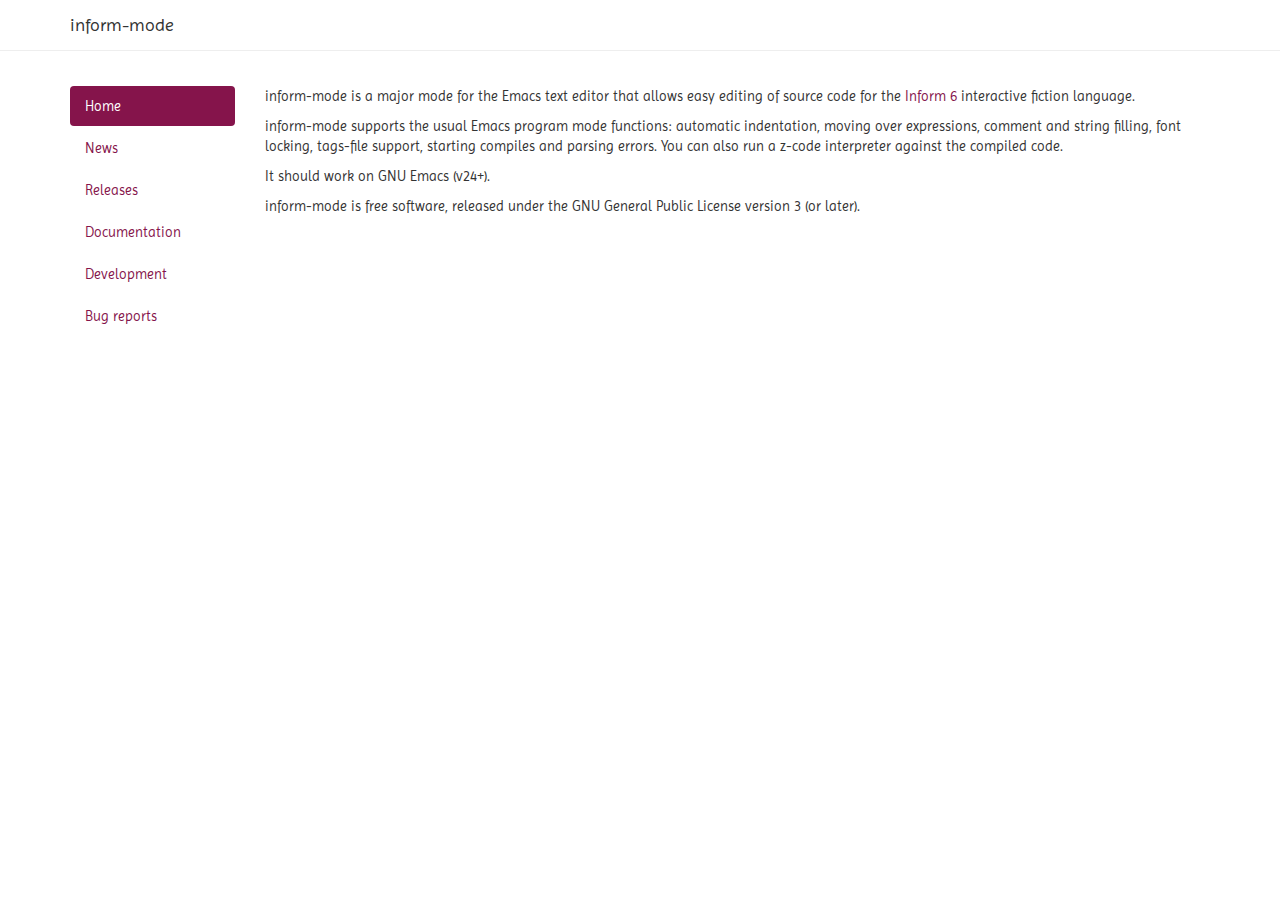
<file: docs/index.html>
<html>
  <head>
    <meta charset="utf-8">
    <title>inform-mode</title>
    <meta name="description" content="inform-mode main page">
    <meta name="author" content="Rupert Lane">
    <meta name="viewport" content="width=device-width, initial-scale=1">
    <script type="text/javascript" src="https://cdnjs.cloudflare.com/ajax/libs/jquery/2.0.3/jquery.min.js"></script>
    <script type="text/javascript" src="https://netdna.bootstrapcdn.com/bootstrap/3.3.4/js/bootstrap.min.js"></script>
    <link href="https://cdnjs.cloudflare.com/ajax/libs/font-awesome/4.3.0/css/font-awesome.min.css" rel="stylesheet" type="text/css">
    <link href="css/inform-mode.css" rel="stylesheet" type="text/css">
  </head>
  <body>
    <div class="navbar navbar-default navbar-static-top">
      <div class="container">
        <div class="navbar-header">
          <a class="navbar-brand"
             href="index.html"> <span>inform-mode</span></a>
        </div>
        <div class="collapse navbar-collapse" id="navbar-ex-collapse">
          <ul class="nav navbar-nav navbar-right"></ul>
        </div>
      </div>
    </div>
    <div class="section">
      <div class="container">
        <div class="row">
          <div class="col-md-2">
            <ul class="nav nav-pills nav-stacked">
              <li class="active"><a href="index.html">Home</a></li>
              <li><a href="news.html">News</a></li>
              <li><a href="https://github.com/rrthomas/inform-mode/releases">Releases</a></li>
              <li><a href="doc.html">Documentation</a></li>
              <li><a href="https://github.com/rrthomas/inform-mode/">Development</a></li>
              <li><a href="https://github.com/rrthomas/inform-mode/issues">Bug reports</a></li>
            </ul>
          </div>
          <div class="col-md-10">
            <p>inform-mode is a major mode for the Emacs text editor
              that allows easy editing of source code for
              the <a href="http://www.inform-fiction.org/inform6.html">Inform
                6</a> interactive fiction language.</p>

            <p>inform-mode supports the usual Emacs program mode
              functions: automatic indentation, moving over
              expressions, comment and string filling, font locking,
              tags-file support, starting compiles and parsing
              errors. You can also run a z-code interpreter against
              the compiled code.</p>

            <p>It should work on GNU Emacs (v24+).</p>

            <p>inform-mode is free software, released under the GNU
              General Public License version 3 (or later).</p>
          </div>
        </div>
      </div>
    </div>
  </body>
</html>
</file>
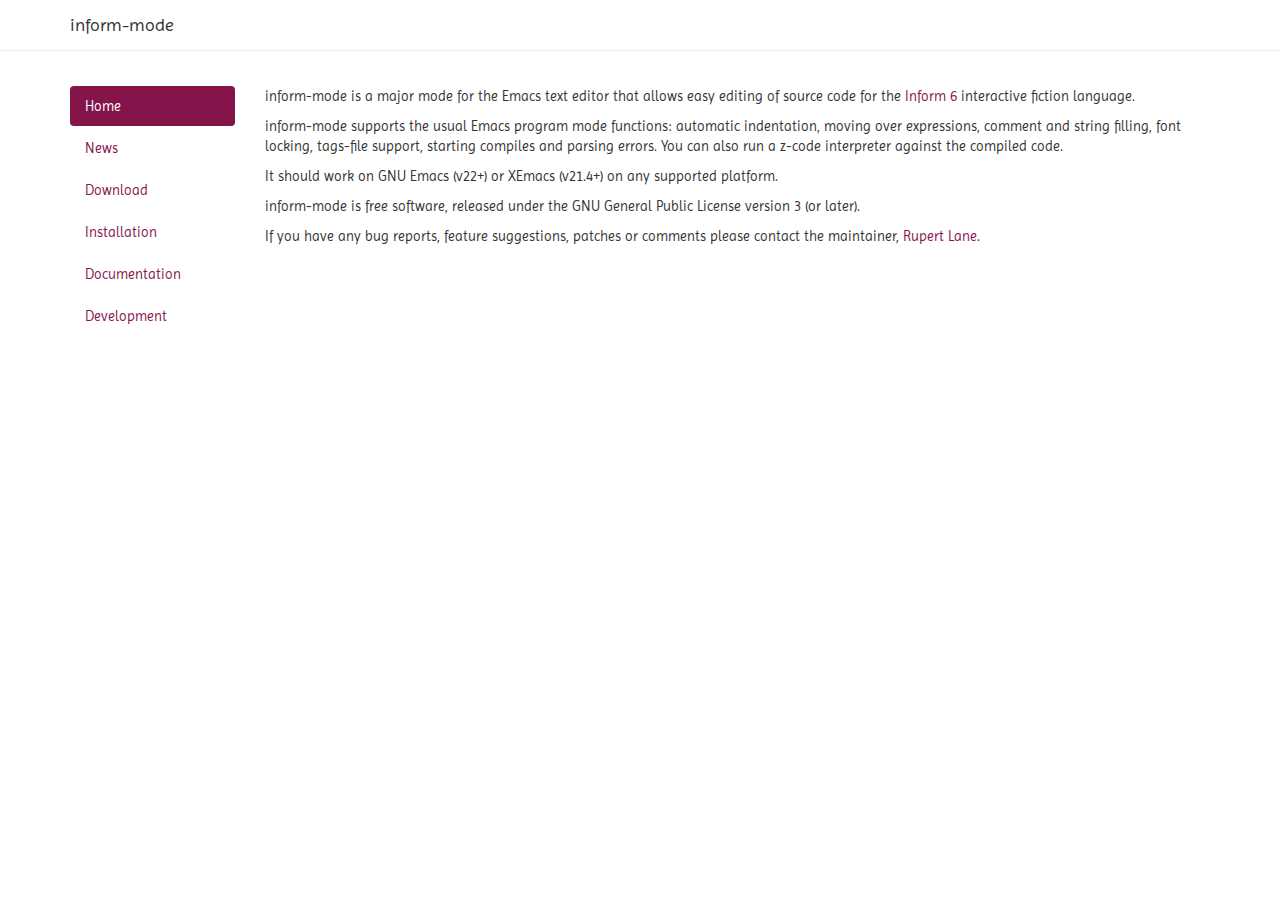
<file: web-site/index.html>
<html>
  <head>
    <meta charset="utf-8">
    <title>inform-mode</title>
    <meta name="description" content="inform-mode main page">
    <meta name="author" content="Rupert Lane">
    <meta name="viewport" content="width=device-width, initial-scale=1">
    <script type="text/javascript" src="https://cdnjs.cloudflare.com/ajax/libs/jquery/2.0.3/jquery.min.js"></script>
    <script type="text/javascript" src="https://netdna.bootstrapcdn.com/bootstrap/3.3.4/js/bootstrap.min.js"></script>
    <link href="https://cdnjs.cloudflare.com/ajax/libs/font-awesome/4.3.0/css/font-awesome.min.css" rel="stylesheet" type="text/css">
    <link href="css/inform-mode.css" rel="stylesheet" type="text/css">
  </head>
  <body>
    <div class="navbar navbar-default navbar-static-top">
      <div class="container">
        <div class="navbar-header">
          <a class="navbar-brand"
             href="index.html"> <span>inform-mode</span></a>
        </div>
        <div class="collapse navbar-collapse" id="navbar-ex-collapse">
          <ul class="nav navbar-nav navbar-right"></ul>
        </div>
      </div>
    </div>
    <div class="section">
      <div class="container">
        <div class="row">
          <div class="col-md-2">
            <ul class="nav nav-pills nav-stacked">
              <li class="active"><a href="index.html">Home</a></li>
              <li><a href="news.html">News</a></li>
              <li><a href="download.html">Download</a></li>
              <li><a href="install.html">Installation</a></li>
              <li><a href="doc.html">Documentation</a></li>
              <li><a href="development.html">Development</a></li>
            </ul>
          </div>
          <div class="col-md-10">
            <p>inform-mode is a major mode for the Emacs text editor
              that allows easy editing of source code for
              the <a href="http://www.inform-fiction.org/inform6.html">Inform
                6</a> interactive fiction language.</p>

            <p>inform-mode supports the usual Emacs program mode
              functions: automatic indentation, moving over
              expressions, comment and string filling, font locking,
              tags-file support, starting compiles and parsing
              errors. You can also run a z-code interpreter against
              the compiled code.</p>

            <p>It should work on GNU Emacs (v22+) or XEmacs (v21.4+)
              on any supported platform.</p>

            <p>inform-mode is free software, released under the GNU
              General Public License version 3 (or later).</p>

            <p>If you have any bug reports, feature suggestions,
              patches or comments please contact the maintainer,
              <a href="mailto:rupert@rupert-lane.org">Rupert Lane</a>.
          </div>
        </div>
      </div>
    </div>
  </body>
</html>
</file>
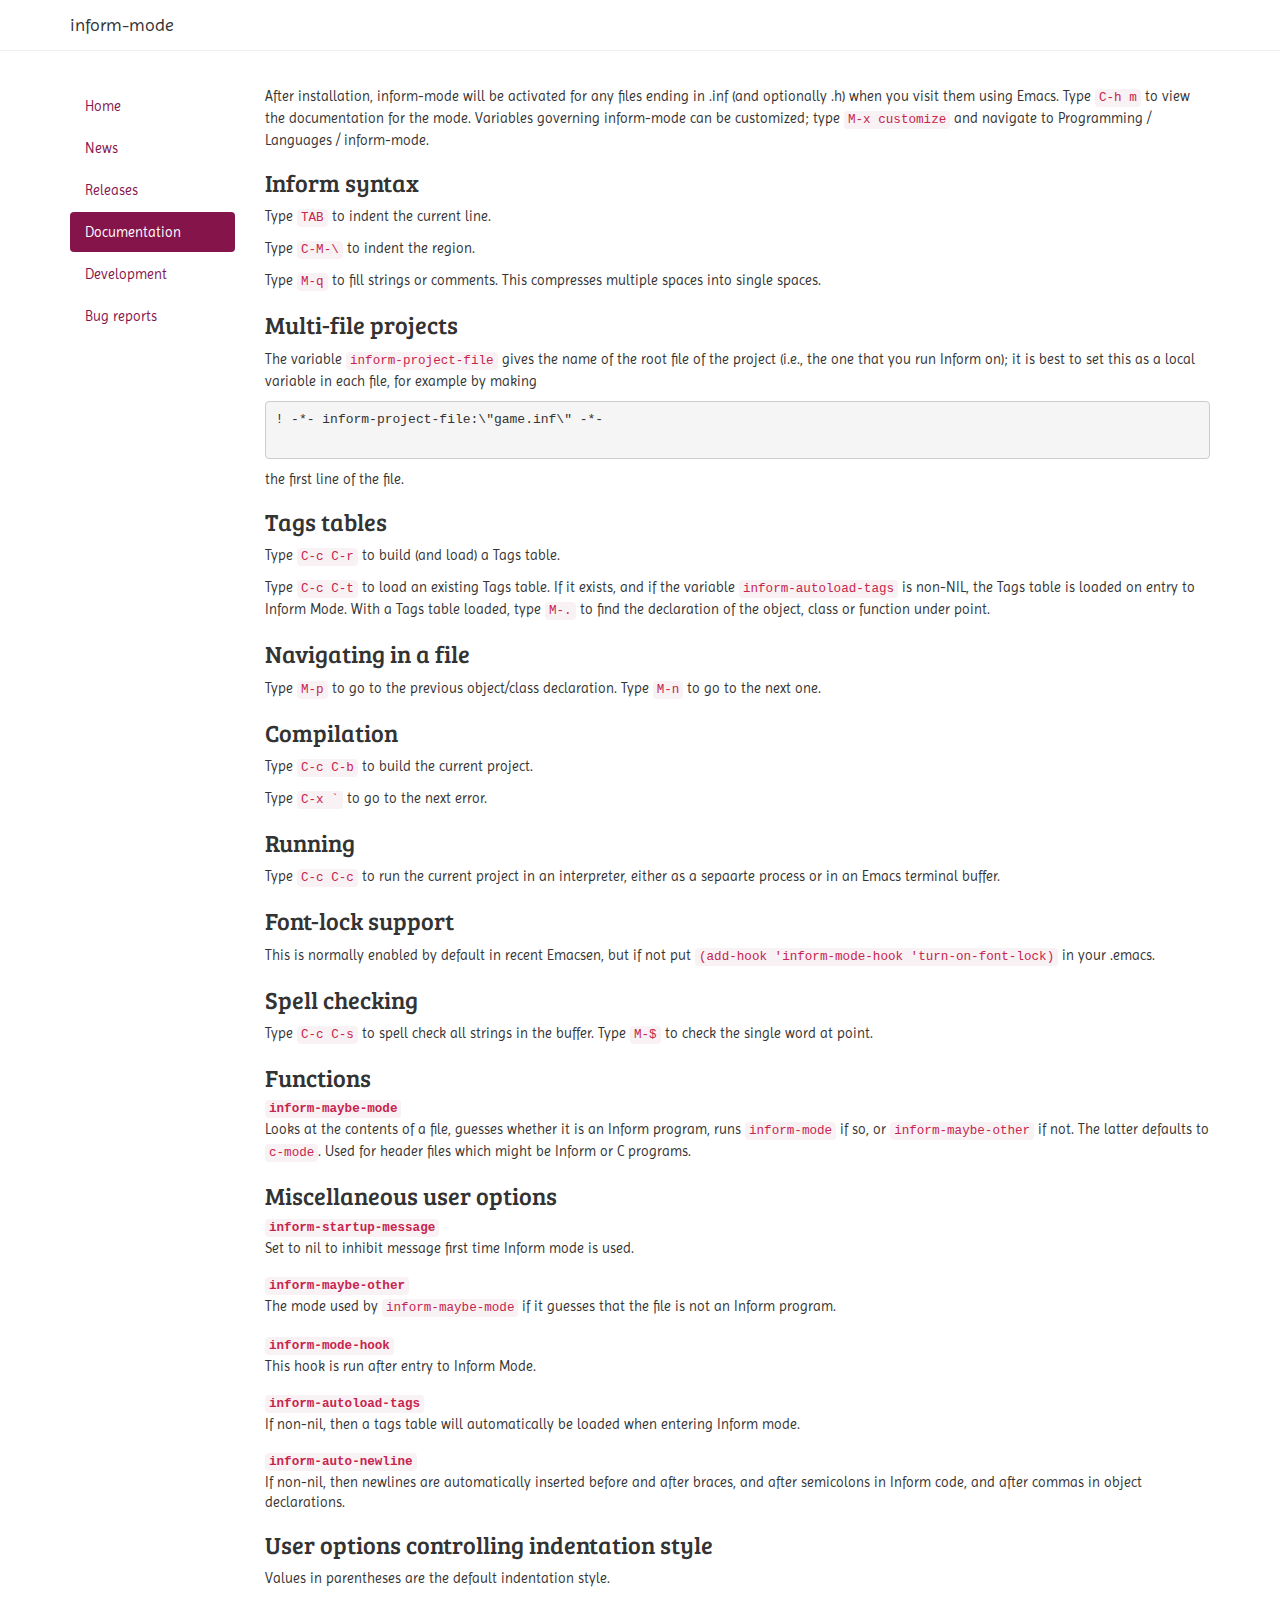
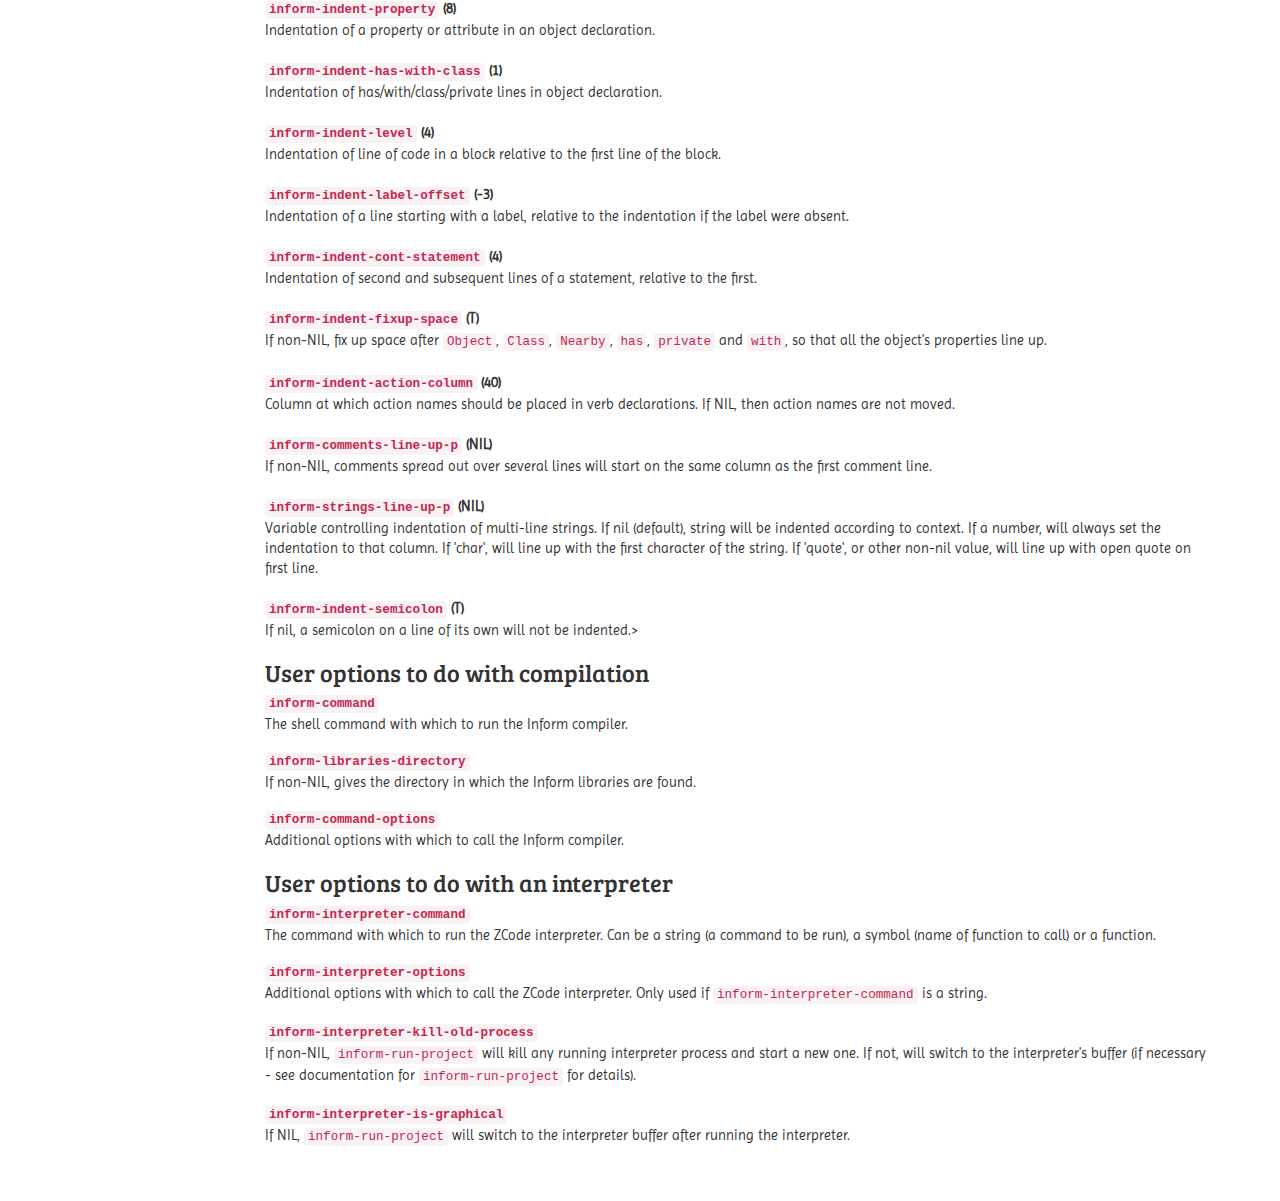
<file: docs/doc.html>
<html>
  <head>
    <meta charset="utf-8">
    <title>inform-mode: documentation</title>
    <meta name="description" content="inform-mode documentation in detail">
    <meta name="author" content="Rupert Lane">
    <meta name="viewport" content="width=device-width, initial-scale=1">
    <script type="text/javascript" src="https://cdnjs.cloudflare.com/ajax/libs/jquery/2.0.3/jquery.min.js"></script>
    <script type="text/javascript" src="https://netdna.bootstrapcdn.com/bootstrap/3.3.4/js/bootstrap.min.js"></script>
    <link href="https://cdnjs.cloudflare.com/ajax/libs/font-awesome/4.3.0/css/font-awesome.min.css" rel="stylesheet" type="text/css">
    <link href="css/inform-mode.css" rel="stylesheet" type="text/css">
  </head>
  <body>
    <div class="navbar navbar-default navbar-static-top">
      <div class="container">
        <div class="navbar-header">
          <a class="navbar-brand"
             href="index.html"> <span>inform-mode</span></a>
        </div>
        <div class="collapse navbar-collapse" id="navbar-ex-collapse">
          <ul class="nav navbar-nav navbar-right"></ul>
        </div>
      </div>
    </div>
    <div class="section">
      <div class="container">
        <div class="row">
          <div class="col-md-2">
            <ul class="nav nav-pills nav-stacked">
              <li><a href="index.html">Home</a></li>
              <li><a href="news.html">News</a></li>
              <li><a href="https://github.com/rrthomas/inform-mode/releases">Releases</a></li>
              <li class="active"><a href="doc.html">Documentation</a></li>
              <li><a href="https://github.com/rrthomas/inform-mode/">Development</a></li>
              <li><a href="https://github.com/rrthomas/inform-mode/issues">Bug reports</a></li>
            </ul>
          </div>
          <div class="col-md-10">
            <p>After installation, inform-mode will be activated for
              any files ending in .inf (and optionally .h) when you
              visit them using Emacs. Type <code>C-h m</code> to
              view the documentation for the mode. Variables
              governing inform-mode can be customized;
              type <code>M-x customize</code> and navigate to
              Programming / Languages / inform-mode.</p>


            <h3>Inform syntax</h3>

            <p>Type <code>TAB</code> to indent the current line.</p>

            <p>Type <code>C-M-\</code> to indent the region.</p>

            <p>Type <code>M-q</code> to fill strings or comments.
              This compresses multiple spaces into single
              spaces.</p>

            <h3>Multi-file projects</h3>

            <p>The variable <code>inform-project-file</code> gives
              the name of the root file of the project (i.e., the
              one that you run Inform on); it is best to set this as
              a local variable in each file, for example by making
              <pre>
! -*- inform-project-file:\"game.inf\" -*-
              </pre>
              the first line of the file.</p>

            <h3>Tags tables</h3>

            <p>Type <code>C-c C-r</code> to build (and load) a Tags
              table.</p>

            <p>Type <code>C-c C-t</code> to load an existing Tags
              table. If it exists, and if the
              variable <code>inform-autoload-tags</code> is non-NIL,
              the Tags table is loaded on entry to Inform Mode. With
              a Tags table loaded, type <code>M-.</code> to find the
              declaration of the object, class or function under
              point.</p>

            <h3>Navigating in a file</h3>

            <p>Type <code>M-p</code> to go to the previous
              object/class declaration. Type <code>M-n</code> to go
              to the next one.</p>

            <h3>Compilation</h3>

            <p>Type <code>C-c C-b</code> to build the current
              project.</p>
            <p>Type <code>C-x `</code> to go to the next error.</p>

            <h3>Running</h3>

            <p>Type <code>C-c C-c</code> to run the current project
              in an interpreter, either as a sepaarte process or in
              an Emacs terminal buffer.</p>

            <h3>Font-lock support</h3>

            <p>This is normally enabled by default in recent
              Emacsen, but if not put <code>(add-hook
                'inform-mode-hook 'turn-on-font-lock)</code> in your
              .emacs.</p>

            <h3>Spell checking</h3>

            <p>Type <code>C-c C-s</code> to spell check all strings
              in the buffer. Type <code>M-$</code> to check the
              single word at point.</p>

            <h3>Functions</h3>
            <dl>
              <dt><code>inform-maybe-mode</code></dt>
              <dd>Looks at the contents of a file, guesses whether
                it is an Inform program,
                runs <code>inform-mode</code> if so,
                or <code>inform-maybe-other</code> if not. The
                latter defaults to <code>c-mode</code>. Used for
                header files which might be Inform or C
                programs.</dd>
            </dl>

            <h3>Miscellaneous user options</h3>

            <dl>
              <dt><code>inform-startup-message</code></dt>
              <dd>Set to nil to inhibit message first time Inform
                mode is used.</dd><br>

              <dt><code>inform-maybe-other</code></dt>
              <dd>The mode used by <code>inform-maybe-mode</code> if
                it guesses that the file is not an Inform program.</dd><br>

              <dt><code>inform-mode-hook</code></dt>
              <dd>This hook is run after entry to Inform Mode.</dd><br>

              <dt><code>inform-autoload-tags</code></dt>
              <dd>If non-nil, then a tags table will automatically
                be loaded when entering Inform mode.</dd><br>

              <dt><code>inform-auto-newline</code></dt>
              <dd>If non-nil, then newlines are automatically
                inserted before and after braces, and after
                semicolons in Inform code, and after commas in
                object declarations.</dd>
            </dl>

            <h3>User options controlling indentation style</h3>

            <p>Values in parentheses are the default indentation style.</p>

            <dl>
              <dt><code>inform-indent-property</code> (8)</dt>
              <dd>Indentation of a property or attribute in an object
                declaration.</dd><br>

              <dt><code>inform-indent-has-with-class</code> (1)</dt>
              <dd>Indentation of has/with/class/private lines in
                object declaration.</dd><br>

              <dt><code>inform-indent-level</code> (4)</dt>
              <dd>Indentation of line of code in a block relative to
                the first line of the block.</dd><br>

              <dt><code>inform-indent-label-offset</code> (-3)</dt>
              <dd>Indentation of a line starting with a label,
                relative to the indentation if the label were
                absent.</dd><br>

              <dt><code>inform-indent-cont-statement</code> (4)</dt>
              <dd>Indentation of second and subsequent lines of a
                statement, relative to the first.</dd><br>

              <dt><code>inform-indent-fixup-space</code> (T)</dt>
              <dd>If non-NIL, fix up space
                after <code>Object</code>, <code>Class</code>,
                <code>Nearby</code>, <code>has</code>, <code>private</code>
                and <code>with</code>, so that all the object's
                properties line up.</dd><br>

              <dt><code>inform-indent-action-column</code> (40)</dt>
              <dd>Column at which action names should be placed in
                verb declarations. If NIL, then action names are not
                moved.</dd><br>

              <dt><code>inform-comments-line-up-p</code> (NIL)</dt>
              <dd>If non-NIL, comments spread out over several lines
                will start on the same column as the first comment
                line.</dd><br>

              <dt><code>inform-strings-line-up-p</code> (NIL)</dt>
              <dd>Variable controlling indentation of multi-line
                strings. If nil (default), string will be indented
                according to context. If a number, will always set the
                indentation to that column. If 'char', will line up
                with the first character of the string. If 'quote', or
                other non-nil value, will line up with open quote on
                first line.</dd><br>

              <dt><code>inform-indent-semicolon</code> (T)</dt>
              <dd>If nil, a semicolon on a line of its own will not
                be indented.></dd>
            </dl>

            <h3>User options to do with compilation</h3>

            <dl>
              <dt><code>inform-command</code></dt>
              <dd>The shell command with which to run the Inform
                compiler.</dd><br>

              <dt><code>inform-libraries-directory</code></dt>
              <dd>If non-NIL, gives the directory in which the Inform
                libraries are found.</dd><br>

              <dt><code>inform-command-options</code></dt>
              <dd>Additional options with which to call the Inform
                compiler.</dd>
            </dl>

            <h3>User options to do with an interpreter</h3>

            <dl>
              <dt><code>inform-interpreter-command</code></dt>
              <dd>The command with which to run the ZCode
                interpreter. Can be a string (a command to be run),
                a symbol (name of function to call) or a
                function.</dd><br>

              <dt><code>inform-interpreter-options</code></dt>
              <dd>Additional options with which to call the ZCode
                interpreter. Only used
                if <code>inform-interpreter-command</code> is a
                string.</dd><br>

              <dt><code>inform-interpreter-kill-old-process</code></dt>
              <dd>If non-NIL, <code>inform-run-project</code> will
                kill any running interpreter process and start a new
                one. If not, will switch to the interpreter's buffer
                (if necessary - see documentation
                for <code>inform-run-project</code> for
                details).</dd><br>

              <dt><code>inform-interpreter-is-graphical</code></dt>
              <dd>If NIL, <code>inform-run-project</code> will
                switch to the interpreter buffer after running the
                interpreter.</dd>
          </div>
        </div>
      </div>
    </div>
  </body>
</html>
</file>
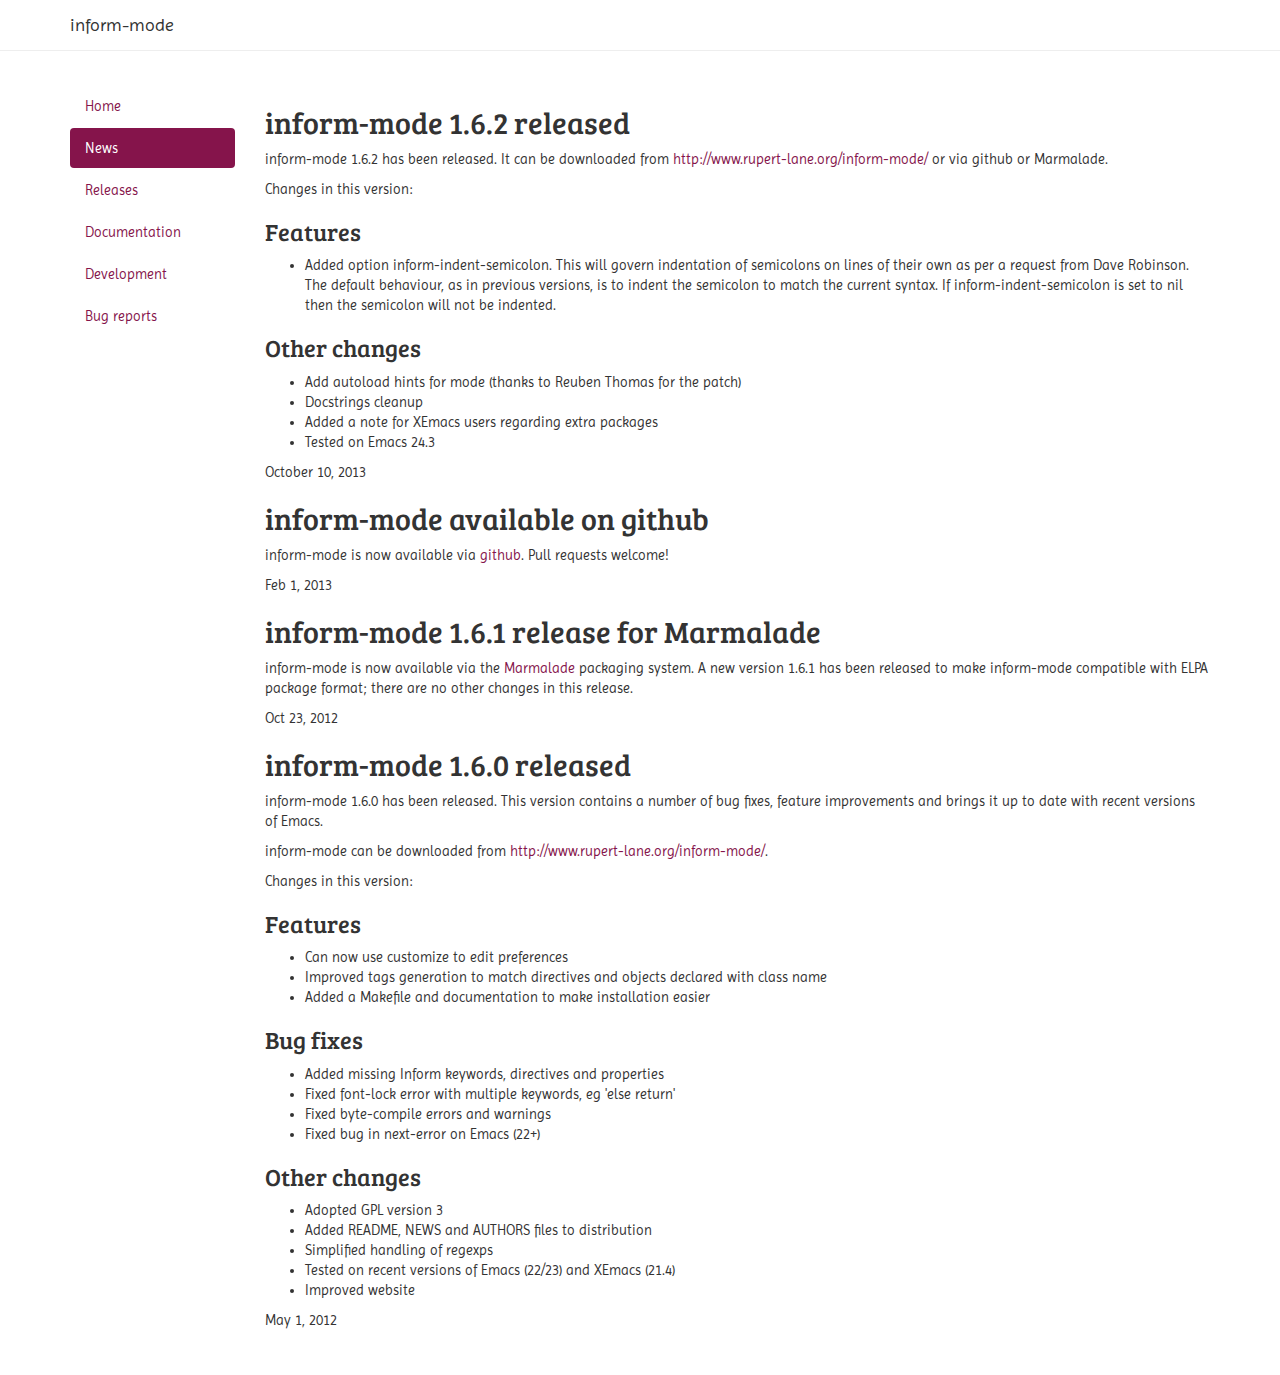
<file: docs/news.html>
<html>
  <head>
    <meta charset="utf-8">
    <title>inform-mode: news</title>
    <meta name="description" content="inform-mode news">
    <meta name="author" content="Rupert Lane">
    <meta name="viewport" content="width=device-width, initial-scale=1">
    <script type="text/javascript" src="https://cdnjs.cloudflare.com/ajax/libs/jquery/2.0.3/jquery.min.js"></script>
    <script type="text/javascript" src="https://netdna.bootstrapcdn.com/bootstrap/3.3.4/js/bootstrap.min.js"></script>
    <link href="https://cdnjs.cloudflare.com/ajax/libs/font-awesome/4.3.0/css/font-awesome.min.css" rel="stylesheet" type="text/css">
    <link href="css/inform-mode.css" rel="stylesheet" type="text/css">
  </head>
  <body>
    <div class="navbar navbar-default navbar-static-top">
      <div class="container">
        <div class="navbar-header">
          <a class="navbar-brand"
             href="index.html"> <span>inform-mode</span></a>
        </div>
        <div class="collapse navbar-collapse" id="navbar-ex-collapse">
          <ul class="nav navbar-nav navbar-right"></ul>
        </div>
      </div>
    </div>
    <div class="section">
      <div class="container">
        <div class="row">
          <div class="col-md-2">
            <ul class="nav nav-pills nav-stacked">
              <li><a href="index.html">Home</a></li>
              <li class="active"><a href="news.html">News</a></li>
              <li><a href="https://github.com/rrthomas/inform-mode/releases">Releases</a></li>
              <li><a href="doc.html">Documentation</a></li>
              <li><a href="https://github.com/rrthomas/inform-mode/">Development</a></li>
              <li><a href="https://github.com/rrthomas/inform-mode/issues">Bug reports</a></li>
            </ul>
          </div>
          <div class="col-md-10">
            <h2>inform-mode 1.6.2 released</h2>

            <p>inform-mode 1.6.2 has been released. It can be
              downloaded
              from <a href="http://www.rupert-lane.org/inform-mode/">
                http://www.rupert-lane.org/inform-mode/</a> or via
              github or Marmalade.</p>

            <p>Changes in this version:</p>

            <h3>Features</h3>
            <ul>
              <li>Added option inform-indent-semicolon. This will
                govern indentation of semicolons on lines of their own
                as per a request from Dave Robinson. The default
                behaviour, as in previous versions, is to indent the
                semicolon to match the current syntax. If
                inform-indent-semicolon is set to nil then the
                semicolon will not be indented.</li>
            </ul>

            <h3>Other changes</h3>
            <ul>
              <li>Add autoload hints for mode (thanks to Reuben
                Thomas for the patch)</li>

              <li>Docstrings cleanup</li>

              <li>Added a note for XEmacs users regarding extra
                packages</li>

              <li>Tested on Emacs 24.3</li>
            </ul>

            <p>October 10, 2013</p>

            <h2>inform-mode available on github</h2>

            <p>inform-mode is now available
              via <a href="https://github.com/rupertl/inform-mode">github</a>.
              Pull requests welcome!</p>

            <p>Feb 1, 2013</p>

            <h2>inform-mode 1.6.1 release for Marmalade</h2>

            <p>inform-mode is now available via
              the <a href="http://marmalade-repo.org/">Marmalade</a>
              packaging system. A new version 1.6.1 has been
              released to make inform-mode compatible with ELPA
              package format; there are no other changes in this
              release.</p>

            <p>Oct 23, 2012</p>

            <h2>inform-mode 1.6.0 released</h2>

            <p>inform-mode 1.6.0 has been released. This version
              contains a number of bug fixes, feature improvements and
              brings it up to date with recent versions of Emacs.</p>

            <p>inform-mode can be downloaded
              from <a href="http://www.rupert-lane.org/inform-mode/">
                http://www.rupert-lane.org/inform-mode/</a>.

            <p>Changes in this version:</p>

            <h3>Features</h3>
            <ul>
              <li>Can now use customize to edit preferences</li>

              <li>Improved tags generation to match directives and
                objects declared with class name</li>

              <li>Added a Makefile and documentation to make
                installation easier</li>
            </ul>

            <h3>Bug fixes</h3>
            <ul>
              <li>Added missing Inform keywords, directives and
                properties</li>

              <li>Fixed font-lock error with multiple keywords, eg
                'else return'</li>

              <li>Fixed byte-compile errors and warnings</li>

              <li>Fixed bug in next-error on Emacs (22+)</li>
            </ul>

            <h3>Other changes</h3>
            <ul>
              <li>Adopted GPL version 3</li>

              <li>Added README, NEWS and AUTHORS files to
                distribution</li>

              <li>Simplified handling of regexps</li>

              <li>Tested on recent versions of Emacs (22/23) and
                XEmacs (21.4)</li>

              <li>Improved website</li>
            </ul>

            <p>May 1, 2012</p>
          </div>
        </div>
      </div>
    </div>
  </body>
</html>
</file>
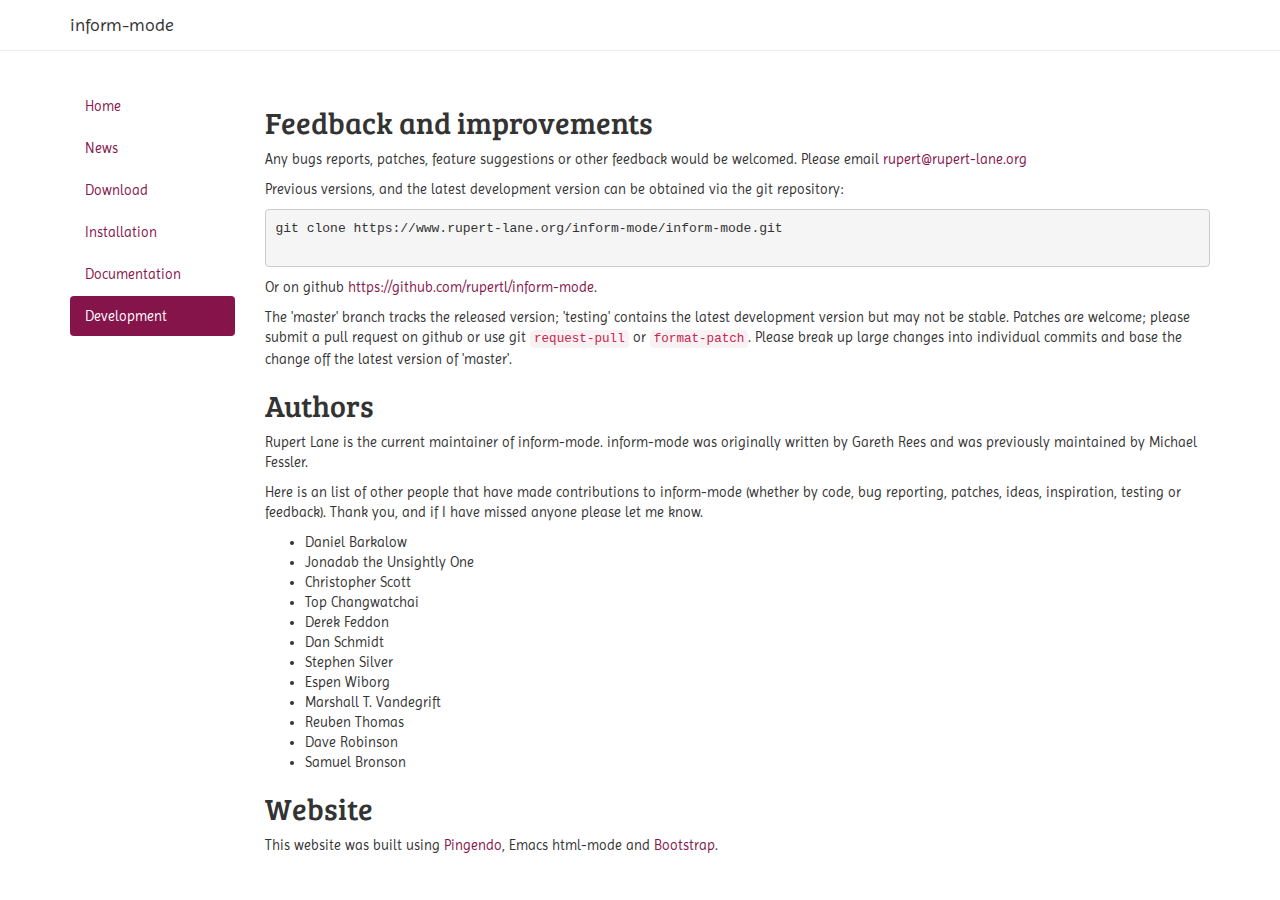
<file: web-site/development.html>
<html>
  <head>
    <meta charset="utf-8">
    <title>inform-mode: development</title>
    <meta name="description" content="inform-mode development">
    <meta name="author" content="Rupert Lane">
    <meta name="viewport" content="width=device-width, initial-scale=1">
    <script type="text/javascript" src="https://cdnjs.cloudflare.com/ajax/libs/jquery/2.0.3/jquery.min.js"></script>
    <script type="text/javascript" src="https://netdna.bootstrapcdn.com/bootstrap/3.3.4/js/bootstrap.min.js"></script>
    <link href="https://cdnjs.cloudflare.com/ajax/libs/font-awesome/4.3.0/css/font-awesome.min.css" rel="stylesheet" type="text/css">
    <link href="css/inform-mode.css" rel="stylesheet" type="text/css">
  </head>
  <body>
    <div class="navbar navbar-default navbar-static-top">
      <div class="container">
        <div class="navbar-header">
          <a class="navbar-brand"
             href="index.html"> <span>inform-mode</span></a>
        </div>
        <div class="collapse navbar-collapse" id="navbar-ex-collapse">
          <ul class="nav navbar-nav navbar-right"></ul>
        </div>
      </div>
    </div>
    <div class="section">
      <div class="container">
        <div class="row">
          <div class="col-md-2">
            <ul class="nav nav-pills nav-stacked">
              <li><a href="index.html">Home</a></li>
              <li><a href="news.html">News</a></li>
              <li><a href="download.html">Download</a></li>
              <li><a href="install.html">Installation</a></li>
              <li><a href="doc.html">Documentation</a></li>
              <li class="active"><a href="development.html">Development</a></li>
            </ul>
          </div>
          <div class="col-md-10">
            <h2>Feedback and improvements</h2>

            <p>Any bugs reports, patches, feature suggestions or
              other feedback would be welcomed. Please email
              <a href="mailto:rupert@rupert-lane.org">
                rupert@rupert-lane.org</a></p>

            <p>Previous versions, and the latest development version
              can be obtained via the git repository:

              <pre>
git clone https://www.rupert-lane.org/inform-mode/inform-mode.git
              </pre>

              Or on github <a href="https://github.com/rupertl/inform-mode">https://github.com/rupertl/inform-mode</a>.</p>

            <p>The 'master' branch tracks the released version;
              'testing' contains the latest development version but
              may not be stable. Patches are welcome; please submit
              a pull request on github or use
              git <code>request-pull</code>
              or <code>format-patch</code>. Please break up large
              changes into individual commits and base the change
              off the latest version of 'master'.</p>

            <h2>Authors</h2>

            <p>Rupert Lane is the current maintainer of inform-mode.
              inform-mode was originally written by Gareth Rees and
              was previously maintained by Michael Fessler.</p>

            <p>Here is an list of other people that have made
              contributions to inform-mode (whether by code, bug
              reporting, patches, ideas, inspiration, testing or
              feedback). Thank you, and if I have missed anyone
              please let me know.</p>

            <ul class="unstyled">
              <li>Daniel Barkalow</li>
              <li>Jonadab the Unsightly One</li>
              <li>Christopher Scott </li>
              <li>Top Changwatchai</li>
              <li>Derek Feddon</li>
              <li>Dan Schmidt</li>
              <li>Stephen Silver</li>
              <li>Espen Wiborg</li>
              <li>Marshall T. Vandegrift</li>
              <li>Reuben Thomas</li>
              <li>Dave Robinson</li>
              <li>Samuel Bronson</li>
            </ul>

            <h2>Website</h2>

            <p>This website was built
              using <a href="http://pingendo.com/">Pingendo</a>,
              Emacs html-mode and
              <a href="http://twitter.github.com/bootstrap/index.html">
                Bootstrap</a>.</p>
          </div>
        </div>
      </div>
    </div>
  </body>
</html>
</file>
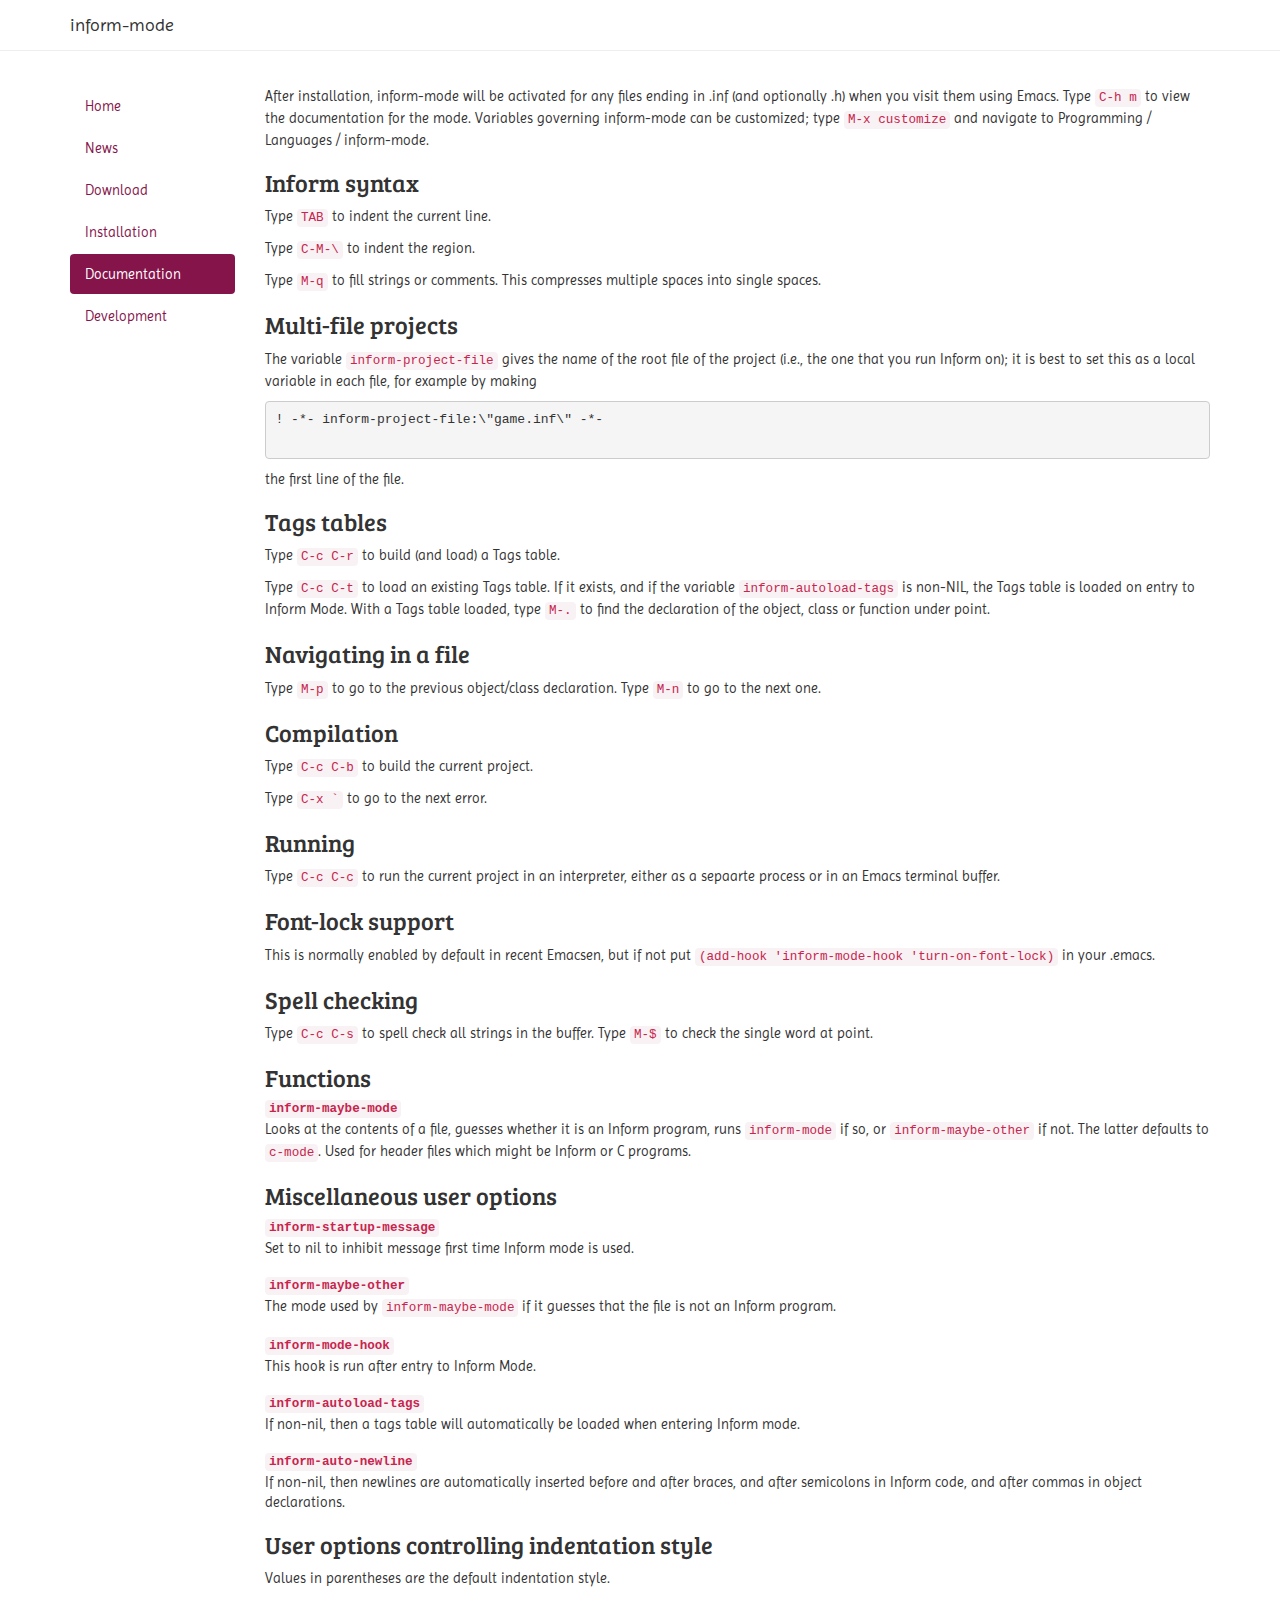
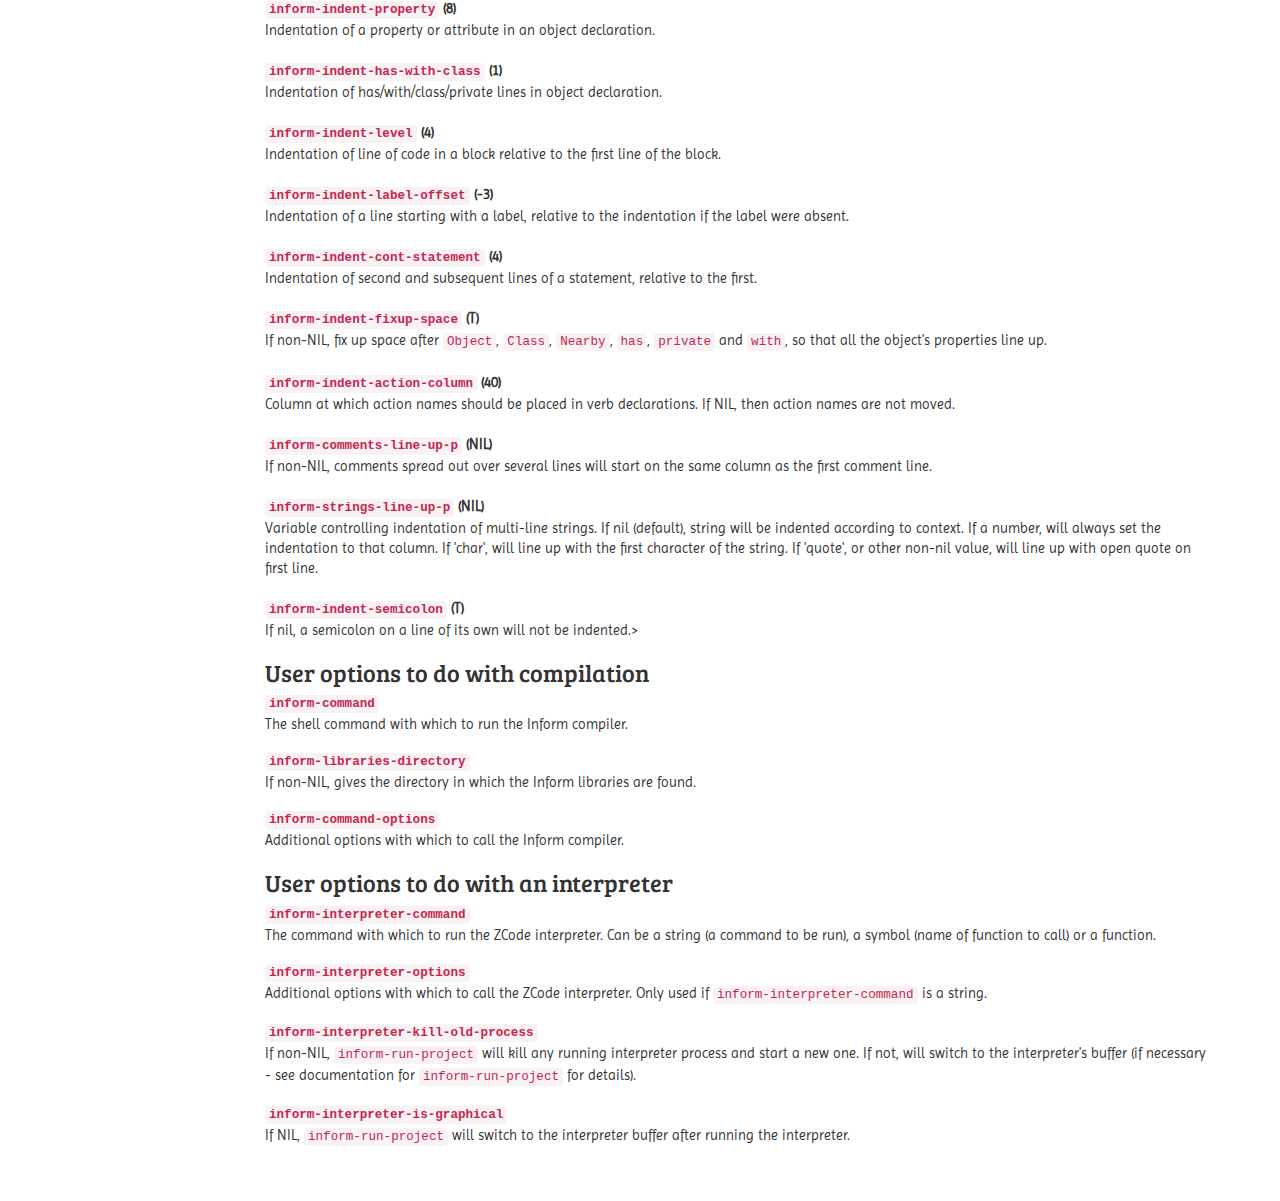
<file: web-site/doc.html>
<html>
  <head>
    <meta charset="utf-8">
    <title>inform-mode: documentation</title>
    <meta name="description" content="inform-mode documentation in detail">
    <meta name="author" content="Rupert Lane">
    <meta name="viewport" content="width=device-width, initial-scale=1">
    <script type="text/javascript" src="https://cdnjs.cloudflare.com/ajax/libs/jquery/2.0.3/jquery.min.js"></script>
    <script type="text/javascript" src="https://netdna.bootstrapcdn.com/bootstrap/3.3.4/js/bootstrap.min.js"></script>
    <link href="https://cdnjs.cloudflare.com/ajax/libs/font-awesome/4.3.0/css/font-awesome.min.css" rel="stylesheet" type="text/css">
    <link href="css/inform-mode.css" rel="stylesheet" type="text/css">
  </head>
  <body>
    <div class="navbar navbar-default navbar-static-top">
      <div class="container">
        <div class="navbar-header">
          <a class="navbar-brand"
             href="index.html"> <span>inform-mode</span></a>
        </div>
        <div class="collapse navbar-collapse" id="navbar-ex-collapse">
          <ul class="nav navbar-nav navbar-right"></ul>
        </div>
      </div>
    </div>
    <div class="section">
      <div class="container">
        <div class="row">
          <div class="col-md-2">
            <ul class="nav nav-pills nav-stacked">
              <li><a href="index.html">Home</a></li>
              <li><a href="news.html">News</a></li>
              <li><a href="download.html">Download</a></li>
              <li><a href="install.html">Installation</a></li>
              <li class="active"><a href="doc.html">Documentation</a></li>
              <li><a href="development.html">Development</a></li>
            </ul>
          </div>
          <div class="col-md-10">
            <p>After installation, inform-mode will be activated for
              any files ending in .inf (and optionally .h) when you
              visit them using Emacs. Type <code>C-h m</code> to
              view the documentation for the mode. Variables
              governing inform-mode can be customized;
              type <code>M-x customize</code> and navigate to
              Programming / Languages / inform-mode.</p>


            <h3>Inform syntax</h3>

            <p>Type <code>TAB</code> to indent the current line.</p>

            <p>Type <code>C-M-\</code> to indent the region.</p>

            <p>Type <code>M-q</code> to fill strings or comments.
              This compresses multiple spaces into single
              spaces.</p>

            <h3>Multi-file projects</h3>

            <p>The variable <code>inform-project-file</code> gives
              the name of the root file of the project (i.e., the
              one that you run Inform on); it is best to set this as
              a local variable in each file, for example by making
              <pre>
! -*- inform-project-file:\"game.inf\" -*-
              </pre>
              the first line of the file.</p>

            <h3>Tags tables</h3>

            <p>Type <code>C-c C-r</code> to build (and load) a Tags
              table.</p>

            <p>Type <code>C-c C-t</code> to load an existing Tags
              table. If it exists, and if the
              variable <code>inform-autoload-tags</code> is non-NIL,
              the Tags table is loaded on entry to Inform Mode. With
              a Tags table loaded, type <code>M-.</code> to find the
              declaration of the object, class or function under
              point.</p>

            <h3>Navigating in a file</h3>

            <p>Type <code>M-p</code> to go to the previous
              object/class declaration. Type <code>M-n</code> to go
              to the next one.</p>

            <h3>Compilation</h3>

            <p>Type <code>C-c C-b</code> to build the current
              project.</p>
            <p>Type <code>C-x `</code> to go to the next error.</p>

            <h3>Running</h3>

            <p>Type <code>C-c C-c</code> to run the current project
              in an interpreter, either as a sepaarte process or in
              an Emacs terminal buffer.</p>

            <h3>Font-lock support</h3>

            <p>This is normally enabled by default in recent
              Emacsen, but if not put <code>(add-hook
                'inform-mode-hook 'turn-on-font-lock)</code> in your
              .emacs.</p>

            <h3>Spell checking</h3>

            <p>Type <code>C-c C-s</code> to spell check all strings
              in the buffer. Type <code>M-$</code> to check the
              single word at point.</p>

            <h3>Functions</h3>
            <dl>
              <dt><code>inform-maybe-mode</code></dt>
              <dd>Looks at the contents of a file, guesses whether
                it is an Inform program,
                runs <code>inform-mode</code> if so,
                or <code>inform-maybe-other</code> if not. The
                latter defaults to <code>c-mode</code>. Used for
                header files which might be Inform or C
                programs.</dd>
            </dl>

            <h3>Miscellaneous user options</h3>

            <dl>
              <dt><code>inform-startup-message</code></dt>
              <dd>Set to nil to inhibit message first time Inform
                mode is used.</dd><br>

              <dt><code>inform-maybe-other</code></dt>
              <dd>The mode used by <code>inform-maybe-mode</code> if
                it guesses that the file is not an Inform program.</dd><br>

              <dt><code>inform-mode-hook</code></dt>
              <dd>This hook is run after entry to Inform Mode.</dd><br>

              <dt><code>inform-autoload-tags</code></dt>
              <dd>If non-nil, then a tags table will automatically
                be loaded when entering Inform mode.</dd><br>

              <dt><code>inform-auto-newline</code></dt>
              <dd>If non-nil, then newlines are automatically
                inserted before and after braces, and after
                semicolons in Inform code, and after commas in
                object declarations.</dd>
            </dl>

            <h3>User options controlling indentation style</h3>

            <p>Values in parentheses are the default indentation style.</p>

            <dl>
              <dt><code>inform-indent-property</code> (8)</dt>
              <dd>Indentation of a property or attribute in an object
                declaration.</dd><br>

              <dt><code>inform-indent-has-with-class</code> (1)</dt>
              <dd>Indentation of has/with/class/private lines in
                object declaration.</dd><br>

              <dt><code>inform-indent-level</code> (4)</dt>
              <dd>Indentation of line of code in a block relative to
                the first line of the block.</dd><br>

              <dt><code>inform-indent-label-offset</code> (-3)</dt>
              <dd>Indentation of a line starting with a label,
                relative to the indentation if the label were
                absent.</dd><br>

              <dt><code>inform-indent-cont-statement</code> (4)</dt>
              <dd>Indentation of second and subsequent lines of a
                statement, relative to the first.</dd><br>

              <dt><code>inform-indent-fixup-space</code> (T)</dt>
              <dd>If non-NIL, fix up space
                after <code>Object</code>, <code>Class</code>,
                <code>Nearby</code>, <code>has</code>, <code>private</code>
                and <code>with</code>, so that all the object's
                properties line up.</dd><br>

              <dt><code>inform-indent-action-column</code> (40)</dt>
              <dd>Column at which action names should be placed in
                verb declarations. If NIL, then action names are not
                moved.</dd><br>

              <dt><code>inform-comments-line-up-p</code> (NIL)</dt>
              <dd>If non-NIL, comments spread out over several lines
                will start on the same column as the first comment
                line.</dd><br>

              <dt><code>inform-strings-line-up-p</code> (NIL)</dt>
              <dd>Variable controlling indentation of multi-line
                strings. If nil (default), string will be indented
                according to context. If a number, will always set the
                indentation to that column. If 'char', will line up
                with the first character of the string. If 'quote', or
                other non-nil value, will line up with open quote on
                first line.</dd><br>

              <dt><code>inform-indent-semicolon</code> (T)</dt>
              <dd>If nil, a semicolon on a line of its own will not
                be indented.></dd>
            </dl>

            <h3>User options to do with compilation</h3>

            <dl>
              <dt><code>inform-command</code></dt>
              <dd>The shell command with which to run the Inform
                compiler.</dd><br>

              <dt><code>inform-libraries-directory</code></dt>
              <dd>If non-NIL, gives the directory in which the Inform
                libraries are found.</dd><br>

              <dt><code>inform-command-options</code></dt>
              <dd>Additional options with which to call the Inform
                compiler.</dd>
            </dl>

            <h3>User options to do with an interpreter</h3>

            <dl>
              <dt><code>inform-interpreter-command</code></dt>
              <dd>The command with which to run the ZCode
                interpreter. Can be a string (a command to be run),
                a symbol (name of function to call) or a
                function.</dd><br>

              <dt><code>inform-interpreter-options</code></dt>
              <dd>Additional options with which to call the ZCode
                interpreter. Only used
                if <code>inform-interpreter-command</code> is a
                string.</dd><br>

              <dt><code>inform-interpreter-kill-old-process</code></dt>
              <dd>If non-NIL, <code>inform-run-project</code> will
                kill any running interpreter process and start a new
                one. If not, will switch to the interpreter's buffer
                (if necessary - see documentation
                for <code>inform-run-project</code> for
                details).</dd><br>

              <dt><code>inform-interpreter-is-graphical</code></dt>
              <dd>If NIL, <code>inform-run-project</code> will
                switch to the interpreter buffer after running the
                interpreter.</dd>
          </div>
        </div>
      </div>
    </div>
  </body>
</html>
</file>
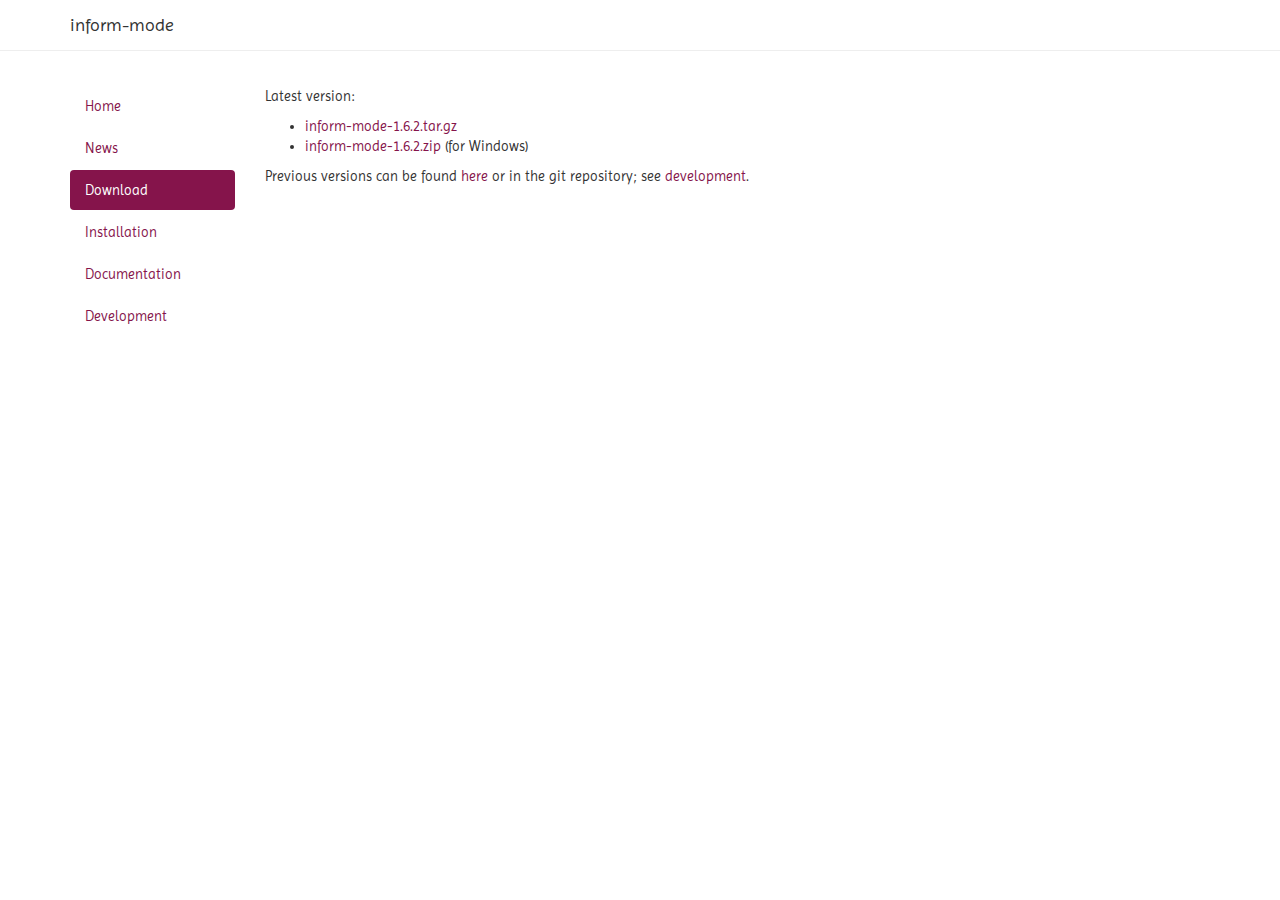
<file: web-site/download.html>
<html>
  <head>
    <meta charset="utf-8">
    <title>inform-mode: download</title>
    <meta name="description" content="inform-mode download information">
    <meta name="author" content="Rupert Lane">
    <meta name="viewport" content="width=device-width, initial-scale=1">
    <script type="text/javascript" src="https://cdnjs.cloudflare.com/ajax/libs/jquery/2.0.3/jquery.min.js"></script>
    <script type="text/javascript" src="https://netdna.bootstrapcdn.com/bootstrap/3.3.4/js/bootstrap.min.js"></script>
    <link href="https://cdnjs.cloudflare.com/ajax/libs/font-awesome/4.3.0/css/font-awesome.min.css" rel="stylesheet" type="text/css">
    <link href="css/inform-mode.css" rel="stylesheet" type="text/css">
  </head>
  <body>
    <div class="navbar navbar-default navbar-static-top">
      <div class="container">
        <div class="navbar-header">
          <a class="navbar-brand"
             href="index.html"> <span>inform-mode</span></a>
        </div>
        <div class="collapse navbar-collapse" id="navbar-ex-collapse">
          <ul class="nav navbar-nav navbar-right"></ul>
        </div>
      </div>
    </div>
    <div class="section">
      <div class="container">
        <div class="row">
          <div class="col-md-2">
            <ul class="nav nav-pills nav-stacked">
              <li><a href="index.html">Home</a></li>
              <li><a href="news.html">News</a></li>
              <li class="active"><a href="download.html">Download</a></li>
              <li><a href="install.html">Installation</a></li>
              <li><a href="doc.html">Documentation</a></li>
              <li><a href="development.html">Development</a></li>
            </ul>
          </div>
          <div class="col-md-10">
            <p>Latest version:
              <ul class="unstyled">
                <li><a href="releases/inform-mode-1.6.2.tar.gz">
                    inform-mode-1.6.2.tar.gz</a></li>
                <li><a href="releases/inform-mode-1.6.2.zip">
                    inform-mode-1.6.2.zip</a> (for Windows)</li>
              </ul>
            </p>

            <p>Previous versions can be
              found <a href="releases/">here</a> or in the git
              repository;
              see <a href="development.html">development</a>.</p>
          </div>
        </div>
      </div>
    </div>
  </body>
</html>
</file>
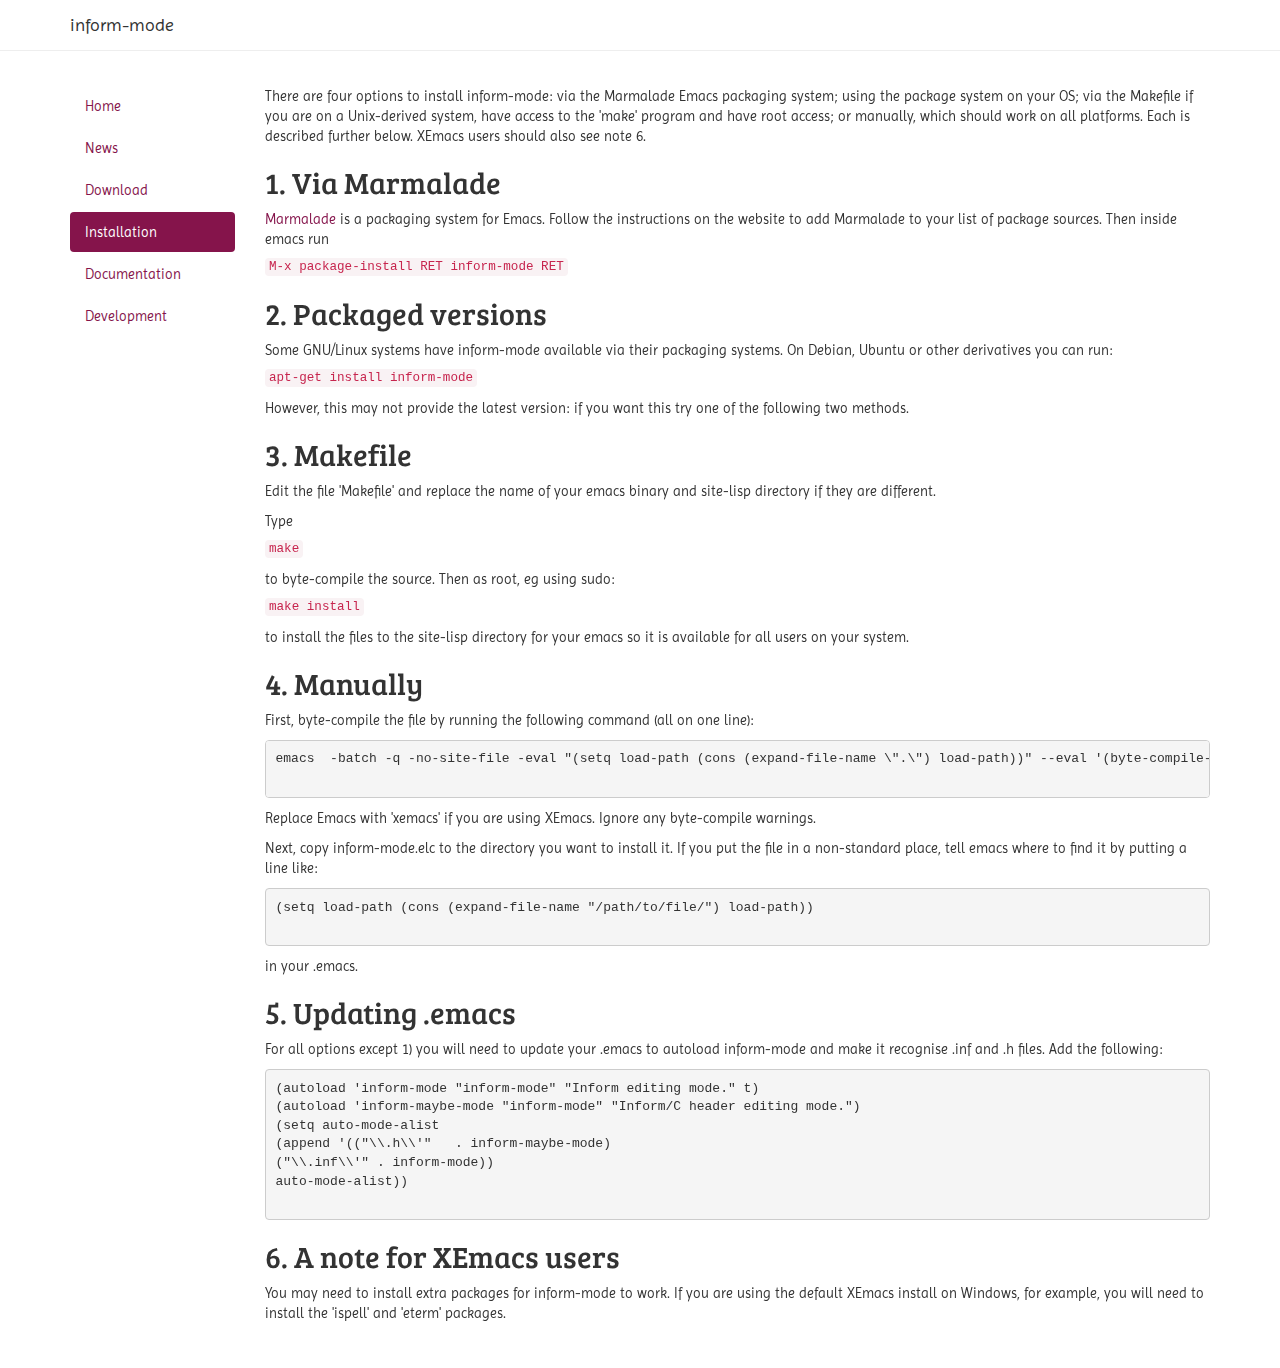
<file: web-site/install.html>
<html>
  <head>
    <meta charset="utf-8">
    <title>inform-mode: installation</title>
    <meta name="description" content="inform-mode installation">
    <meta name="author" content="Rupert Lane">
    <meta name="viewport" content="width=device-width, initial-scale=1">
    <script type="text/javascript" src="https://cdnjs.cloudflare.com/ajax/libs/jquery/2.0.3/jquery.min.js"></script>
    <script type="text/javascript" src="https://netdna.bootstrapcdn.com/bootstrap/3.3.4/js/bootstrap.min.js"></script>
    <link href="https://cdnjs.cloudflare.com/ajax/libs/font-awesome/4.3.0/css/font-awesome.min.css" rel="stylesheet" type="text/css">
    <link href="css/inform-mode.css" rel="stylesheet" type="text/css">
  </head>
  <body>
    <div class="navbar navbar-default navbar-static-top">
      <div class="container">
        <div class="navbar-header">
          <a class="navbar-brand"
             href="index.html"> <span>inform-mode</span></a>
        </div>
        <div class="collapse navbar-collapse" id="navbar-ex-collapse">
          <ul class="nav navbar-nav navbar-right"></ul>
        </div>
      </div>
    </div>
    <div class="section">
      <div class="container">
        <div class="row">
          <div class="col-md-2">
            <ul class="nav nav-pills nav-stacked">
              <li><a href="index.html">Home</a></li>
              <li><a href="news.html">News</a></li>
              <li><a href="download.html">Download</a></li>
              <li class="active"><a href="install.html">Installation</a></li>
              <li><a href="doc.html">Documentation</a></li>
              <li><a href="development.html">Development</a></li>
            </ul>
          </div>
          <div class="col-md-10">
            <p>There are four options to install inform-mode: via
              the Marmalade Emacs packaging system; using the
              package system on your OS; via the Makefile if you are
              on a Unix-derived system, have access to the 'make'
              program and have root access; or manually, which
              should work on all platforms. Each is described
              further below. XEmacs users should also see note
              6.</p>

            <h2>1. Via Marmalade</h2>

            <p><a href="http://marmalade-repo.org/">Marmalade</a> is
              a packaging system for Emacs. Follow the instructions
              on the website to add Marmalade to your list of
              package sources. Then inside emacs run</p>

            <p><code>M-x package-install RET inform-mode RET</code></p>


            <h2>2. Packaged versions</h2>

            <p>Some GNU/Linux systems have inform-mode available via
              their packaging systems. On Debian, Ubuntu or other
              derivatives you can run:</p>

            <p><code>apt-get install inform-mode</code></p>

            <p>However, this may not provide the latest version: if
              you want this try one of the following two
              methods.</p>


            <h2>3. Makefile</h2>

            <p>Edit the file 'Makefile' and replace the name of your
              emacs binary and site-lisp directory if they are
              different.</p>

            <p>Type</p>

            <p><code>make</code></p>

            <p>to byte-compile the source. Then as root, eg using sudo:</p>

            <p><code>make install</code></p>

            <p>to install the files to the site-lisp directory for
              your emacs so it is available for all users on your
              system.</p>


            <h2>4. Manually</h2>

            <p>First, byte-compile the file by running the following
              command (all on one line):</p>

            <pre>
emacs  -batch -q -no-site-file -eval "(setq load-path (cons (expand-file-name \".\") load-path))" --eval '(byte-compile-file "inform-mode.el")'
            </pre>

            <p>Replace Emacs with 'xemacs' if you are using XEmacs.
              Ignore any byte-compile warnings.</p>

            <p>Next, copy inform-mode.elc to the directory you want
              to install it. If you put the file in a non-standard
              place, tell emacs where to find it by putting a line
              like:</p>

            <pre>
(setq load-path (cons (expand-file-name "/path/to/file/") load-path))
            </pre>

            <p>in your .emacs.</p>

            <h2>5. Updating .emacs</h2>

            <p>For all options except 1) you will need to update
              your .emacs to autoload inform-mode and make it
              recognise .inf and .h files. Add the following:</p>

            <pre>
(autoload 'inform-mode "inform-mode" "Inform editing mode." t)
(autoload 'inform-maybe-mode "inform-mode" "Inform/C header editing mode.")
(setq auto-mode-alist
(append '(("\\.h\\'"   . inform-maybe-mode)
("\\.inf\\'" . inform-mode))
auto-mode-alist))
            </pre>

            <h2>6. A note for XEmacs users</h2>

            <p>You may need to install extra packages for
              inform-mode to work. If you are using the default
              XEmacs install on Windows, for example, you will need
              to install the 'ispell' and 'eterm' packages.</p>

          </div>
        </div>
      </div>
    </div>
  </body>
</html>
</file>
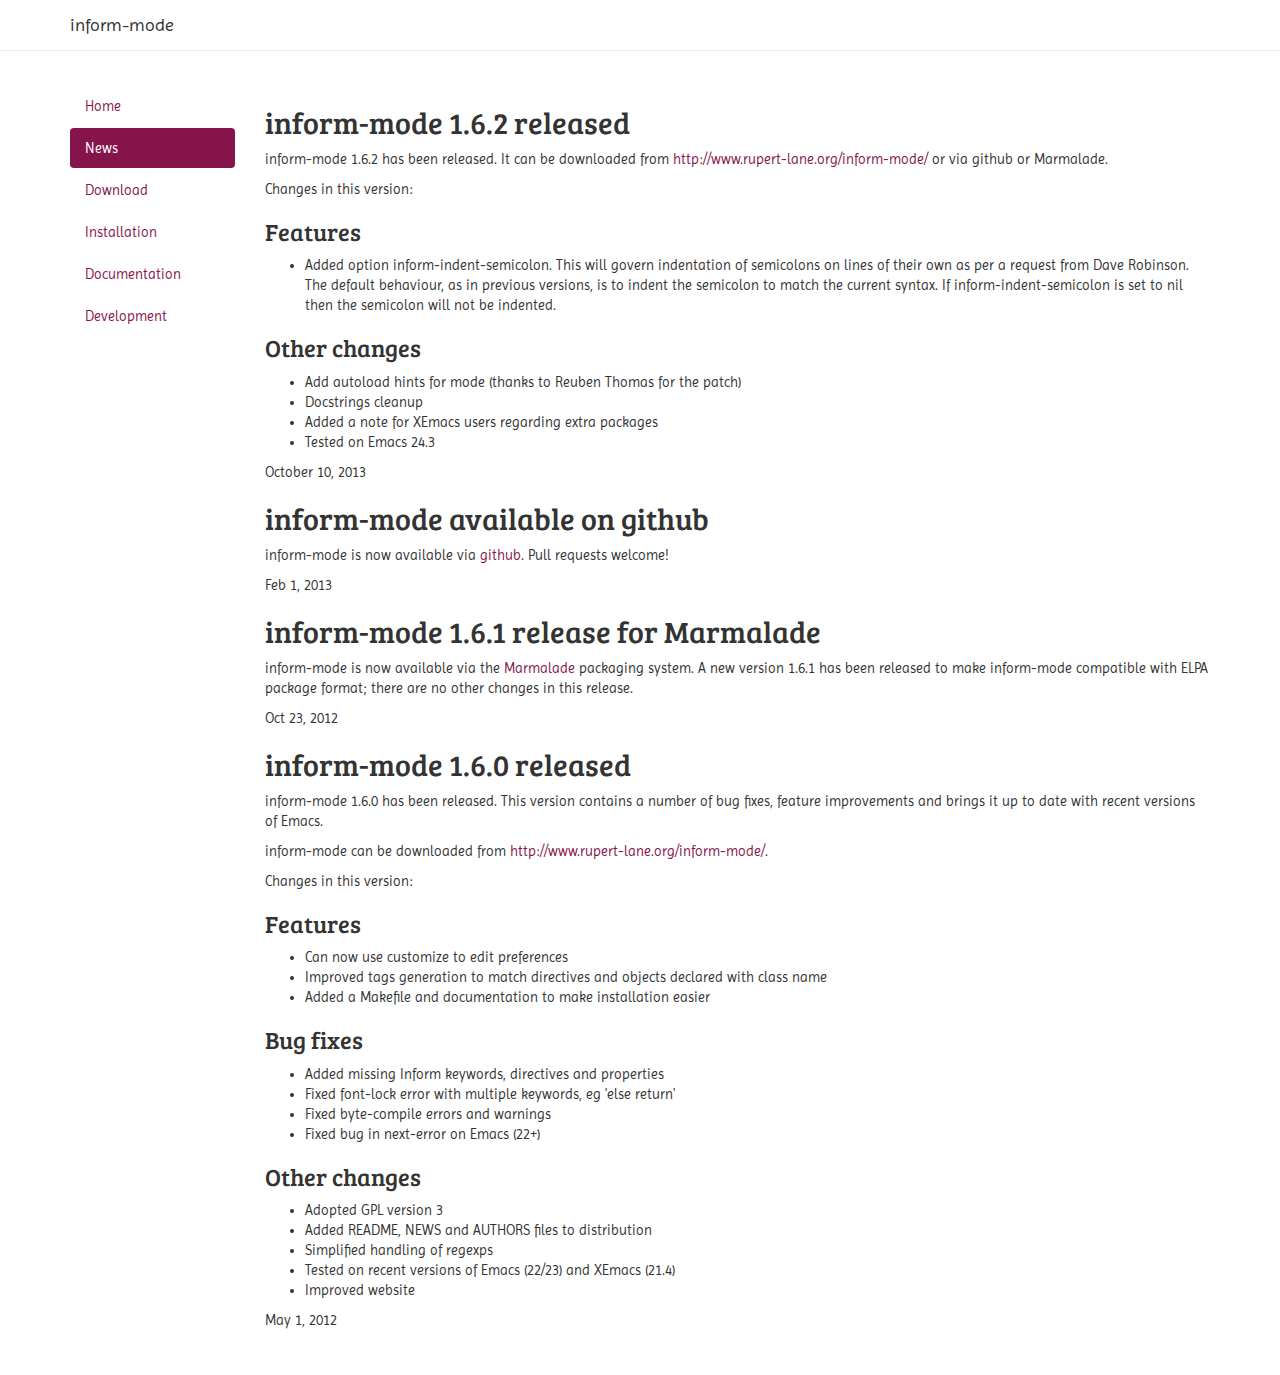
<file: web-site/news.html>
<html>
  <head>
    <meta charset="utf-8">
    <title>inform-mode: news</title>
    <meta name="description" content="inform-mode news">
    <meta name="author" content="Rupert Lane">
    <meta name="viewport" content="width=device-width, initial-scale=1">
    <script type="text/javascript" src="https://cdnjs.cloudflare.com/ajax/libs/jquery/2.0.3/jquery.min.js"></script>
    <script type="text/javascript" src="https://netdna.bootstrapcdn.com/bootstrap/3.3.4/js/bootstrap.min.js"></script>
    <link href="https://cdnjs.cloudflare.com/ajax/libs/font-awesome/4.3.0/css/font-awesome.min.css" rel="stylesheet" type="text/css">
    <link href="css/inform-mode.css" rel="stylesheet" type="text/css">
  </head>
  <body>
    <div class="navbar navbar-default navbar-static-top">
      <div class="container">
        <div class="navbar-header">
          <a class="navbar-brand"
             href="index.html"> <span>inform-mode</span></a>
        </div>
        <div class="collapse navbar-collapse" id="navbar-ex-collapse">
          <ul class="nav navbar-nav navbar-right"></ul>
        </div>
      </div>
    </div>
    <div class="section">
      <div class="container">
        <div class="row">
          <div class="col-md-2">
            <ul class="nav nav-pills nav-stacked">
              <li><a href="index.html">Home</a></li>
              <li class="active"><a href="news.html">News</a></li>
              <li><a href="download.html">Download</a></li>
              <li><a href="install.html">Installation</a></li>
              <li><a href="doc.html">Documentation</a></li>
              <li><a href="development.html">Development</a></li>
            </ul>
          </div>
          <div class="col-md-10">
            <h2>inform-mode 1.6.2 released</h2>

            <p>inform-mode 1.6.2 has been released. It can be
              downloaded
              from <a href="http://www.rupert-lane.org/inform-mode/">
                http://www.rupert-lane.org/inform-mode/</a> or via
              github or Marmalade.</p>

            <p>Changes in this version:</p>

            <h3>Features</h3>
            <ul>
              <li>Added option inform-indent-semicolon. This will
                govern indentation of semicolons on lines of their own
                as per a request from Dave Robinson. The default
                behaviour, as in previous versions, is to indent the
                semicolon to match the current syntax. If
                inform-indent-semicolon is set to nil then the
                semicolon will not be indented.</li>
            </ul>

            <h3>Other changes</h3>
            <ul>
              <li>Add autoload hints for mode (thanks to Reuben
                Thomas for the patch)</li>

              <li>Docstrings cleanup</li>

              <li>Added a note for XEmacs users regarding extra
                packages</li>

              <li>Tested on Emacs 24.3</li>
            </ul>

            <p>October 10, 2013</p>

            <h2>inform-mode available on github</h2>

            <p>inform-mode is now available
              via <a href="https://github.com/rupertl/inform-mode">github</a>.
              Pull requests welcome!</p>

            <p>Feb 1, 2013</p>

            <h2>inform-mode 1.6.1 release for Marmalade</h2>

            <p>inform-mode is now available via
              the <a href="http://marmalade-repo.org/">Marmalade</a>
              packaging system. A new version 1.6.1 has been
              released to make inform-mode compatible with ELPA
              package format; there are no other changes in this
              release.</p>

            <p>Oct 23, 2012</p>

            <h2>inform-mode 1.6.0 released</h2>

            <p>inform-mode 1.6.0 has been released. This version
              contains a number of bug fixes, feature improvements and
              brings it up to date with recent versions of Emacs.</p>

            <p>inform-mode can be downloaded
              from <a href="http://www.rupert-lane.org/inform-mode/">
                http://www.rupert-lane.org/inform-mode/</a>.

            <p>Changes in this version:</p>

            <h3>Features</h3>
            <ul>
              <li>Can now use customize to edit preferences</li>

              <li>Improved tags generation to match directives and
                objects declared with class name</li>

              <li>Added a Makefile and documentation to make
                installation easier</li>
            </ul>

            <h3>Bug fixes</h3>
            <ul>
              <li>Added missing Inform keywords, directives and
                properties</li>

              <li>Fixed font-lock error with multiple keywords, eg
                'else return'</li>

              <li>Fixed byte-compile errors and warnings</li>

              <li>Fixed bug in next-error on Emacs (22+)</li>
            </ul>

            <h3>Other changes</h3>
            <ul>
              <li>Adopted GPL version 3</li>

              <li>Added README, NEWS and AUTHORS files to
                distribution</li>

              <li>Simplified handling of regexps</li>

              <li>Tested on recent versions of Emacs (22/23) and
                XEmacs (21.4)</li>

              <li>Improved website</li>
            </ul>

            <p>May 1, 2012</p>
          </div>
        </div>
      </div>
    </div>
  </body>
</html>
</file>
<file: docs/css/inform-mode.css>
@import url('https://fonts.googleapis.com/css?family=Bree Serif|Imprima');
/*!
 * Default theme for Pingendo 
 * Homepage: http://pingendo.com  
 * Copyright 2015 Pingendo 
 * Licensed under MIT 
 * Based on Bootstrap v3.3.4
*/
/* Add custom CSS classes here 
 * 
 * img {
 *   box-shadow : 0px 0px 10px black !important;
 * }
*/
/*! normalize.css v3.0.2 | MIT License | git.io/normalize */
html {
  font-family: sans-serif;
  -ms-text-size-adjust: 100%;
  -webkit-text-size-adjust: 100%;
}
body {
  margin: 0;
}
article,
aside,
details,
figcaption,
figure,
footer,
header,
hgroup,
main,
menu,
nav,
section,
summary {
  display: block;
}
audio,
canvas,
progress,
video {
  display: inline-block;
  vertical-align: baseline;
}
audio:not([controls]) {
  display: none;
  height: 0;
}
[hidden],
template {
  display: none;
}
a {
  background-color: transparent;
}
a:active,
a:hover {
  outline: 0;
}
abbr[title] {
  border-bottom: 1px dotted;
}
b,
strong {
  font-weight: bold;
}
dfn {
  font-style: italic;
}
h1 {
  font-size: 2em;
  margin: 0.67em 0;
}
mark {
  background: #ff0;
  color: #000;
}
small {
  font-size: 80%;
}
sub,
sup {
  font-size: 75%;
  line-height: 0;
  position: relative;
  vertical-align: baseline;
}
sup {
  top: -0.5em;
}
sub {
  bottom: -0.25em;
}
img {
  border: 0;
}
svg:not(:root) {
  overflow: hidden;
}
figure {
  margin: 1em 40px;
}
hr {
  -moz-box-sizing: content-box;
  box-sizing: content-box;
  height: 0;
}
pre {
  overflow: auto;
}
code,
kbd,
pre,
samp {
  font-family: monospace, monospace;
  font-size: 1em;
}
button,
input,
optgroup,
select,
textarea {
  color: inherit;
  font: inherit;
  margin: 0;
}
button {
  overflow: visible;
}
button,
select {
  text-transform: none;
}
button,
html input[type="button"],
input[type="reset"],
input[type="submit"] {
  -webkit-appearance: button;
  cursor: pointer;
}
button[disabled],
html input[disabled] {
  cursor: default;
}
button::-moz-focus-inner,
input::-moz-focus-inner {
  border: 0;
  padding: 0;
}
input {
  line-height: normal;
}
input[type="checkbox"],
input[type="radio"] {
  box-sizing: border-box;
  padding: 0;
}
input[type="number"]::-webkit-inner-spin-button,
input[type="number"]::-webkit-outer-spin-button {
  height: auto;
}
input[type="search"] {
  -webkit-appearance: textfield;
  -moz-box-sizing: content-box;
  -webkit-box-sizing: content-box;
  box-sizing: content-box;
}
input[type="search"]::-webkit-search-cancel-button,
input[type="search"]::-webkit-search-decoration {
  -webkit-appearance: none;
}
fieldset {
  border: 1px solid #c0c0c0;
  margin: 0 2px;
  padding: 0.35em 0.625em 0.75em;
}
legend {
  border: 0;
  padding: 0;
}
textarea {
  overflow: auto;
}
optgroup {
  font-weight: bold;
}
table {
  border-collapse: collapse;
  border-spacing: 0;
}
td,
th {
  padding: 0;
}
/*! Source: https://github.com/h5bp/html5-boilerplate/blob/master/src/css/main.css */
@media print {
  *,
  *:before,
  *:after {
    background: transparent !important;
    color: #000 !important;
    box-shadow: none !important;
    text-shadow: none !important;
  }
  a,
  a:visited {
    text-decoration: underline;
  }
  a[href]:after {
    content: " (" attr(href) ")";
  }
  abbr[title]:after {
    content: " (" attr(title) ")";
  }
  a[href^="#"]:after,
  a[href^="javascript:"]:after {
    content: "";
  }
  pre,
  blockquote {
    border: 1px solid #999;
    page-break-inside: avoid;
  }
  thead {
    display: table-header-group;
  }
  tr,
  img {
    page-break-inside: avoid;
  }
  img {
    max-width: 100% !important;
  }
  p,
  h2,
  h3 {
    orphans: 3;
    widows: 3;
  }
  h2,
  h3 {
    page-break-after: avoid;
  }
  select {
    background: #fff !important;
  }
  .navbar {
    display: none;
  }
  .btn > .caret,
  .dropup > .btn > .caret {
    border-top-color: #000 !important;
  }
  .label {
    border: 1px solid #000;
  }
  .table {
    border-collapse: collapse !important;
  }
  .table td,
  .table th {
    background-color: #fff !important;
  }
  .table-bordered th,
  .table-bordered td {
    border: 1px solid #ddd !important;
  }
}
@font-face {
  font-family: 'Glyphicons Halflings';
  src: url('../fonts/glyphicons-halflings-regular.eot');
  src: url('../fonts/glyphicons-halflings-regular.eot?#iefix') format('embedded-opentype'), url('../fonts/glyphicons-halflings-regular.woff2') format('woff2'), url('../fonts/glyphicons-halflings-regular.woff') format('woff'), url('../fonts/glyphicons-halflings-regular.ttf') format('truetype'), url('../fonts/glyphicons-halflings-regular.svg#glyphicons_halflingsregular') format('svg');
}
.glyphicon {
  position: relative;
  top: 1px;
  display: inline-block;
  font-family: 'Glyphicons Halflings';
  font-style: normal;
  font-weight: normal;
  line-height: 1;
  -webkit-font-smoothing: antialiased;
  -moz-osx-font-smoothing: grayscale;
}
.glyphicon-asterisk:before {
  content: "\2a";
}
.glyphicon-plus:before {
  content: "\2b";
}
.glyphicon-euro:before,
.glyphicon-eur:before {
  content: "\20ac";
}
.glyphicon-minus:before {
  content: "\2212";
}
.glyphicon-cloud:before {
  content: "\2601";
}
.glyphicon-envelope:before {
  content: "\2709";
}
.glyphicon-pencil:before {
  content: "\270f";
}
.glyphicon-glass:before {
  content: "\e001";
}
.glyphicon-music:before {
  content: "\e002";
}
.glyphicon-search:before {
  content: "\e003";
}
.glyphicon-heart:before {
  content: "\e005";
}
.glyphicon-star:before {
  content: "\e006";
}
.glyphicon-star-empty:before {
  content: "\e007";
}
.glyphicon-user:before {
  content: "\e008";
}
.glyphicon-film:before {
  content: "\e009";
}
.glyphicon-th-large:before {
  content: "\e010";
}
.glyphicon-th:before {
  content: "\e011";
}
.glyphicon-th-list:before {
  content: "\e012";
}
.glyphicon-ok:before {
  content: "\e013";
}
.glyphicon-remove:before {
  content: "\e014";
}
.glyphicon-zoom-in:before {
  content: "\e015";
}
.glyphicon-zoom-out:before {
  content: "\e016";
}
.glyphicon-off:before {
  content: "\e017";
}
.glyphicon-signal:before {
  content: "\e018";
}
.glyphicon-cog:before {
  content: "\e019";
}
.glyphicon-trash:before {
  content: "\e020";
}
.glyphicon-home:before {
  content: "\e021";
}
.glyphicon-file:before {
  content: "\e022";
}
.glyphicon-time:before {
  content: "\e023";
}
.glyphicon-road:before {
  content: "\e024";
}
.glyphicon-download-alt:before {
  content: "\e025";
}
.glyphicon-download:before {
  content: "\e026";
}
.glyphicon-upload:before {
  content: "\e027";
}
.glyphicon-inbox:before {
  content: "\e028";
}
.glyphicon-play-circle:before {
  content: "\e029";
}
.glyphicon-repeat:before {
  content: "\e030";
}
.glyphicon-refresh:before {
  content: "\e031";
}
.glyphicon-list-alt:before {
  content: "\e032";
}
.glyphicon-lock:before {
  content: "\e033";
}
.glyphicon-flag:before {
  content: "\e034";
}
.glyphicon-headphones:before {
  content: "\e035";
}
.glyphicon-volume-off:before {
  content: "\e036";
}
.glyphicon-volume-down:before {
  content: "\e037";
}
.glyphicon-volume-up:before {
  content: "\e038";
}
.glyphicon-qrcode:before {
  content: "\e039";
}
.glyphicon-barcode:before {
  content: "\e040";
}
.glyphicon-tag:before {
  content: "\e041";
}
.glyphicon-tags:before {
  content: "\e042";
}
.glyphicon-book:before {
  content: "\e043";
}
.glyphicon-bookmark:before {
  content: "\e044";
}
.glyphicon-print:before {
  content: "\e045";
}
.glyphicon-camera:before {
  content: "\e046";
}
.glyphicon-font:before {
  content: "\e047";
}
.glyphicon-bold:before {
  content: "\e048";
}
.glyphicon-italic:before {
  content: "\e049";
}
.glyphicon-text-height:before {
  content: "\e050";
}
.glyphicon-text-width:before {
  content: "\e051";
}
.glyphicon-align-left:before {
  content: "\e052";
}
.glyphicon-align-center:before {
  content: "\e053";
}
.glyphicon-align-right:before {
  content: "\e054";
}
.glyphicon-align-justify:before {
  content: "\e055";
}
.glyphicon-list:before {
  content: "\e056";
}
.glyphicon-indent-left:before {
  content: "\e057";
}
.glyphicon-indent-right:before {
  content: "\e058";
}
.glyphicon-facetime-video:before {
  content: "\e059";
}
.glyphicon-picture:before {
  content: "\e060";
}
.glyphicon-map-marker:before {
  content: "\e062";
}
.glyphicon-adjust:before {
  content: "\e063";
}
.glyphicon-tint:before {
  content: "\e064";
}
.glyphicon-edit:before {
  content: "\e065";
}
.glyphicon-share:before {
  content: "\e066";
}
.glyphicon-check:before {
  content: "\e067";
}
.glyphicon-move:before {
  content: "\e068";
}
.glyphicon-step-backward:before {
  content: "\e069";
}
.glyphicon-fast-backward:before {
  content: "\e070";
}
.glyphicon-backward:before {
  content: "\e071";
}
.glyphicon-play:before {
  content: "\e072";
}
.glyphicon-pause:before {
  content: "\e073";
}
.glyphicon-stop:before {
  content: "\e074";
}
.glyphicon-forward:before {
  content: "\e075";
}
.glyphicon-fast-forward:before {
  content: "\e076";
}
.glyphicon-step-forward:before {
  content: "\e077";
}
.glyphicon-eject:before {
  content: "\e078";
}
.glyphicon-chevron-left:before {
  content: "\e079";
}
.glyphicon-chevron-right:before {
  content: "\e080";
}
.glyphicon-plus-sign:before {
  content: "\e081";
}
.glyphicon-minus-sign:before {
  content: "\e082";
}
.glyphicon-remove-sign:before {
  content: "\e083";
}
.glyphicon-ok-sign:before {
  content: "\e084";
}
.glyphicon-question-sign:before {
  content: "\e085";
}
.glyphicon-info-sign:before {
  content: "\e086";
}
.glyphicon-screenshot:before {
  content: "\e087";
}
.glyphicon-remove-circle:before {
  content: "\e088";
}
.glyphicon-ok-circle:before {
  content: "\e089";
}
.glyphicon-ban-circle:before {
  content: "\e090";
}
.glyphicon-arrow-left:before {
  content: "\e091";
}
.glyphicon-arrow-right:before {
  content: "\e092";
}
.glyphicon-arrow-up:before {
  content: "\e093";
}
.glyphicon-arrow-down:before {
  content: "\e094";
}
.glyphicon-share-alt:before {
  content: "\e095";
}
.glyphicon-resize-full:before {
  content: "\e096";
}
.glyphicon-resize-small:before {
  content: "\e097";
}
.glyphicon-exclamation-sign:before {
  content: "\e101";
}
.glyphicon-gift:before {
  content: "\e102";
}
.glyphicon-leaf:before {
  content: "\e103";
}
.glyphicon-fire:before {
  content: "\e104";
}
.glyphicon-eye-open:before {
  content: "\e105";
}
.glyphicon-eye-close:before {
  content: "\e106";
}
.glyphicon-warning-sign:before {
  content: "\e107";
}
.glyphicon-plane:before {
  content: "\e108";
}
.glyphicon-calendar:before {
  content: "\e109";
}
.glyphicon-random:before {
  content: "\e110";
}
.glyphicon-comment:before {
  content: "\e111";
}
.glyphicon-magnet:before {
  content: "\e112";
}
.glyphicon-chevron-up:before {
  content: "\e113";
}
.glyphicon-chevron-down:before {
  content: "\e114";
}
.glyphicon-retweet:before {
  content: "\e115";
}
.glyphicon-shopping-cart:before {
  content: "\e116";
}
.glyphicon-folder-close:before {
  content: "\e117";
}
.glyphicon-folder-open:before {
  content: "\e118";
}
.glyphicon-resize-vertical:before {
  content: "\e119";
}
.glyphicon-resize-horizontal:before {
  content: "\e120";
}
.glyphicon-hdd:before {
  content: "\e121";
}
.glyphicon-bullhorn:before {
  content: "\e122";
}
.glyphicon-bell:before {
  content: "\e123";
}
.glyphicon-certificate:before {
  content: "\e124";
}
.glyphicon-thumbs-up:before {
  content: "\e125";
}
.glyphicon-thumbs-down:before {
  content: "\e126";
}
.glyphicon-hand-right:before {
  content: "\e127";
}
.glyphicon-hand-left:before {
  content: "\e128";
}
.glyphicon-hand-up:before {
  content: "\e129";
}
.glyphicon-hand-down:before {
  content: "\e130";
}
.glyphicon-circle-arrow-right:before {
  content: "\e131";
}
.glyphicon-circle-arrow-left:before {
  content: "\e132";
}
.glyphicon-circle-arrow-up:before {
  content: "\e133";
}
.glyphicon-circle-arrow-down:before {
  content: "\e134";
}
.glyphicon-globe:before {
  content: "\e135";
}
.glyphicon-wrench:before {
  content: "\e136";
}
.glyphicon-tasks:before {
  content: "\e137";
}
.glyphicon-filter:before {
  content: "\e138";
}
.glyphicon-briefcase:before {
  content: "\e139";
}
.glyphicon-fullscreen:before {
  content: "\e140";
}
.glyphicon-dashboard:before {
  content: "\e141";
}
.glyphicon-paperclip:before {
  content: "\e142";
}
.glyphicon-heart-empty:before {
  content: "\e143";
}
.glyphicon-link:before {
  content: "\e144";
}
.glyphicon-phone:before {
  content: "\e145";
}
.glyphicon-pushpin:before {
  content: "\e146";
}
.glyphicon-usd:before {
  content: "\e148";
}
.glyphicon-gbp:before {
  content: "\e149";
}
.glyphicon-sort:before {
  content: "\e150";
}
.glyphicon-sort-by-alphabet:before {
  content: "\e151";
}
.glyphicon-sort-by-alphabet-alt:before {
  content: "\e152";
}
.glyphicon-sort-by-order:before {
  content: "\e153";
}
.glyphicon-sort-by-order-alt:before {
  content: "\e154";
}
.glyphicon-sort-by-attributes:before {
  content: "\e155";
}
.glyphicon-sort-by-attributes-alt:before {
  content: "\e156";
}
.glyphicon-unchecked:before {
  content: "\e157";
}
.glyphicon-expand:before {
  content: "\e158";
}
.glyphicon-collapse-down:before {
  content: "\e159";
}
.glyphicon-collapse-up:before {
  content: "\e160";
}
.glyphicon-log-in:before {
  content: "\e161";
}
.glyphicon-flash:before {
  content: "\e162";
}
.glyphicon-log-out:before {
  content: "\e163";
}
.glyphicon-new-window:before {
  content: "\e164";
}
.glyphicon-record:before {
  content: "\e165";
}
.glyphicon-save:before {
  content: "\e166";
}
.glyphicon-open:before {
  content: "\e167";
}
.glyphicon-saved:before {
  content: "\e168";
}
.glyphicon-import:before {
  content: "\e169";
}
.glyphicon-export:before {
  content: "\e170";
}
.glyphicon-send:before {
  content: "\e171";
}
.glyphicon-floppy-disk:before {
  content: "\e172";
}
.glyphicon-floppy-saved:before {
  content: "\e173";
}
.glyphicon-floppy-remove:before {
  content: "\e174";
}
.glyphicon-floppy-save:before {
  content: "\e175";
}
.glyphicon-floppy-open:before {
  content: "\e176";
}
.glyphicon-credit-card:before {
  content: "\e177";
}
.glyphicon-transfer:before {
  content: "\e178";
}
.glyphicon-cutlery:before {
  content: "\e179";
}
.glyphicon-header:before {
  content: "\e180";
}
.glyphicon-compressed:before {
  content: "\e181";
}
.glyphicon-earphone:before {
  content: "\e182";
}
.glyphicon-phone-alt:before {
  content: "\e183";
}
.glyphicon-tower:before {
  content: "\e184";
}
.glyphicon-stats:before {
  content: "\e185";
}
.glyphicon-sd-video:before {
  content: "\e186";
}
.glyphicon-hd-video:before {
  content: "\e187";
}
.glyphicon-subtitles:before {
  content: "\e188";
}
.glyphicon-sound-stereo:before {
  content: "\e189";
}
.glyphicon-sound-dolby:before {
  content: "\e190";
}
.glyphicon-sound-5-1:before {
  content: "\e191";
}
.glyphicon-sound-6-1:before {
  content: "\e192";
}
.glyphicon-sound-7-1:before {
  content: "\e193";
}
.glyphicon-copyright-mark:before {
  content: "\e194";
}
.glyphicon-registration-mark:before {
  content: "\e195";
}
.glyphicon-cloud-download:before {
  content: "\e197";
}
.glyphicon-cloud-upload:before {
  content: "\e198";
}
.glyphicon-tree-conifer:before {
  content: "\e199";
}
.glyphicon-tree-deciduous:before {
  content: "\e200";
}
.glyphicon-cd:before {
  content: "\e201";
}
.glyphicon-save-file:before {
  content: "\e202";
}
.glyphicon-open-file:before {
  content: "\e203";
}
.glyphicon-level-up:before {
  content: "\e204";
}
.glyphicon-copy:before {
  content: "\e205";
}
.glyphicon-paste:before {
  content: "\e206";
}
.glyphicon-alert:before {
  content: "\e209";
}
.glyphicon-equalizer:before {
  content: "\e210";
}
.glyphicon-king:before {
  content: "\e211";
}
.glyphicon-queen:before {
  content: "\e212";
}
.glyphicon-pawn:before {
  content: "\e213";
}
.glyphicon-bishop:before {
  content: "\e214";
}
.glyphicon-knight:before {
  content: "\e215";
}
.glyphicon-baby-formula:before {
  content: "\e216";
}
.glyphicon-tent:before {
  content: "\26fa";
}
.glyphicon-blackboard:before {
  content: "\e218";
}
.glyphicon-bed:before {
  content: "\e219";
}
.glyphicon-apple:before {
  content: "\f8ff";
}
.glyphicon-erase:before {
  content: "\e221";
}
.glyphicon-hourglass:before {
  content: "\231b";
}
.glyphicon-lamp:before {
  content: "\e223";
}
.glyphicon-duplicate:before {
  content: "\e224";
}
.glyphicon-piggy-bank:before {
  content: "\e225";
}
.glyphicon-scissors:before {
  content: "\e226";
}
.glyphicon-bitcoin:before {
  content: "\e227";
}
.glyphicon-btc:before {
  content: "\e227";
}
.glyphicon-xbt:before {
  content: "\e227";
}
.glyphicon-yen:before {
  content: "\00a5";
}
.glyphicon-jpy:before {
  content: "\00a5";
}
.glyphicon-ruble:before {
  content: "\20bd";
}
.glyphicon-rub:before {
  content: "\20bd";
}
.glyphicon-scale:before {
  content: "\e230";
}
.glyphicon-ice-lolly:before {
  content: "\e231";
}
.glyphicon-ice-lolly-tasted:before {
  content: "\e232";
}
.glyphicon-education:before {
  content: "\e233";
}
.glyphicon-option-horizontal:before {
  content: "\e234";
}
.glyphicon-option-vertical:before {
  content: "\e235";
}
.glyphicon-menu-hamburger:before {
  content: "\e236";
}
.glyphicon-modal-window:before {
  content: "\e237";
}
.glyphicon-oil:before {
  content: "\e238";
}
.glyphicon-grain:before {
  content: "\e239";
}
.glyphicon-sunglasses:before {
  content: "\e240";
}
.glyphicon-text-size:before {
  content: "\e241";
}
.glyphicon-text-color:before {
  content: "\e242";
}
.glyphicon-text-background:before {
  content: "\e243";
}
.glyphicon-object-align-top:before {
  content: "\e244";
}
.glyphicon-object-align-bottom:before {
  content: "\e245";
}
.glyphicon-object-align-horizontal:before {
  content: "\e246";
}
.glyphicon-object-align-left:before {
  content: "\e247";
}
.glyphicon-object-align-vertical:before {
  content: "\e248";
}
.glyphicon-object-align-right:before {
  content: "\e249";
}
.glyphicon-triangle-right:before {
  content: "\e250";
}
.glyphicon-triangle-left:before {
  content: "\e251";
}
.glyphicon-triangle-bottom:before {
  content: "\e252";
}
.glyphicon-triangle-top:before {
  content: "\e253";
}
.glyphicon-console:before {
  content: "\e254";
}
.glyphicon-superscript:before {
  content: "\e255";
}
.glyphicon-subscript:before {
  content: "\e256";
}
.glyphicon-menu-left:before {
  content: "\e257";
}
.glyphicon-menu-right:before {
  content: "\e258";
}
.glyphicon-menu-down:before {
  content: "\e259";
}
.glyphicon-menu-up:before {
  content: "\e260";
}
* {
  -webkit-box-sizing: border-box;
  -moz-box-sizing: border-box;
  box-sizing: border-box;
}
*:before,
*:after {
  -webkit-box-sizing: border-box;
  -moz-box-sizing: border-box;
  box-sizing: border-box;
}
html {
  font-size: 10px;
  -webkit-tap-highlight-color: rgba(0, 0, 0, 0);
}
body {
  font-family: Imprima;
  font-size: 14px;
  line-height: 1.42857143;
  color: #333333;
  background-color: #ffffff;
}
input,
button,
select,
textarea {
  font-family: inherit;
  font-size: inherit;
  line-height: inherit;
}
a {
  color: #85144b;
  text-decoration: none;
}
a:hover,
a:focus {
  color: #430a26;
  text-decoration: underline;
}
a:focus {
  outline: thin dotted;
  outline: 5px auto -webkit-focus-ring-color;
  outline-offset: -2px;
}
figure {
  margin: 0;
}
img {
  vertical-align: middle;
}
.img-responsive,
.thumbnail > img,
.thumbnail a > img,
.carousel-inner > .item > img,
.carousel-inner > .item > a > img {
  display: block;
  max-width: 100%;
  height: auto;
}
.img-rounded {
  border-radius: 5px;
}
.img-thumbnail {
  padding: 4px;
  line-height: 1.42857143;
  background-color: #ffffff;
  border: 1px solid #dddddd;
  border-radius: 4px;
  -webkit-transition: all 0.2s ease-in-out;
  -o-transition: all 0.2s ease-in-out;
  transition: all 0.2s ease-in-out;
  display: inline-block;
  max-width: 100%;
  height: auto;
}
.img-circle {
  border-radius: 50%;
}
hr {
  margin-top: 20px;
  margin-bottom: 20px;
  border: 0;
  border-top: 1px solid #eeeeee;
}
.sr-only {
  position: absolute;
  width: 1px;
  height: 1px;
  margin: -1px;
  padding: 0;
  overflow: hidden;
  clip: rect(0, 0, 0, 0);
  border: 0;
}
.sr-only-focusable:active,
.sr-only-focusable:focus {
  position: static;
  width: auto;
  height: auto;
  margin: 0;
  overflow: visible;
  clip: auto;
}
[role="button"] {
  cursor: pointer;
}
h1,
h2,
h3,
h4,
h5,
h6,
.h1,
.h2,
.h3,
.h4,
.h5,
.h6 {
  font-family: Bree Serif;
  font-weight: 500;
  line-height: 1.1;
  color: inherit;
}
h1 small,
h2 small,
h3 small,
h4 small,
h5 small,
h6 small,
.h1 small,
.h2 small,
.h3 small,
.h4 small,
.h5 small,
.h6 small,
h1 .small,
h2 .small,
h3 .small,
h4 .small,
h5 .small,
h6 .small,
.h1 .small,
.h2 .small,
.h3 .small,
.h4 .small,
.h5 .small,
.h6 .small {
  font-weight: normal;
  line-height: 1;
  color: #777777;
}
h1,
.h1,
h2,
.h2,
h3,
.h3 {
  margin-top: 20px;
  margin-bottom: 10px;
}
h1 small,
.h1 small,
h2 small,
.h2 small,
h3 small,
.h3 small,
h1 .small,
.h1 .small,
h2 .small,
.h2 .small,
h3 .small,
.h3 .small {
  font-size: 65%;
}
h4,
.h4,
h5,
.h5,
h6,
.h6 {
  margin-top: 10px;
  margin-bottom: 10px;
}
h4 small,
.h4 small,
h5 small,
.h5 small,
h6 small,
.h6 small,
h4 .small,
.h4 .small,
h5 .small,
.h5 .small,
h6 .small,
.h6 .small {
  font-size: 75%;
}
h1,
.h1 {
  font-size: 36px;
}
h2,
.h2 {
  font-size: 30px;
}
h3,
.h3 {
  font-size: 24px;
}
h4,
.h4 {
  font-size: 18px;
}
h5,
.h5 {
  font-size: 14px;
}
h6,
.h6 {
  font-size: 12px;
}
p {
  margin: 0 0 10px;
}
.lead {
  margin-bottom: 20px;
  font-size: 16px;
  font-weight: 300;
  line-height: 1.4;
}
@media (min-width: 768px) {
  .lead {
    font-size: 21px;
  }
}
small,
.small {
  font-size: 85%;
}
mark,
.mark {
  background-color: #f8d9ac;
  padding: .2em;
}
.text-left {
  text-align: left;
}
.text-right {
  text-align: right;
}
.text-center {
  text-align: center;
}
.text-justify {
  text-align: justify;
}
.text-nowrap {
  white-space: nowrap;
}
.text-lowercase {
  text-transform: lowercase;
}
.text-uppercase {
  text-transform: uppercase;
}
.text-capitalize {
  text-transform: capitalize;
}
.text-muted {
  color: #777777;
}
.text-primary {
  color: #85144b;
}
a.text-primary:hover {
  color: #590d32;
}
.text-success {
  color: #5cb85c;
}
a.text-success:hover {
  color: #449d44;
}
.text-info {
  color: #b11b64;
}
a.text-info:hover {
  color: #85144b;
}
.text-warning {
  color: #f0ad4e;
}
a.text-warning:hover {
  color: #ec971f;
}
.text-danger {
  color: #d9534f;
}
a.text-danger:hover {
  color: #c9302c;
}
.bg-primary {
  color: #fff;
  background-color: #85144b;
}
a.bg-primary:hover {
  background-color: #590d32;
}
.bg-success {
  background-color: #a3d7a3;
}
a.bg-success:hover {
  background-color: #80c780;
}
.bg-info {
  background-color: #e44e97;
}
a.bg-info:hover {
  background-color: #dd227d;
}
.bg-warning {
  background-color: #f8d9ac;
}
a.bg-warning:hover {
  background-color: #f4c37d;
}
.bg-danger {
  background-color: #eba5a3;
}
a.bg-danger:hover {
  background-color: #e27c79;
}
.page-header {
  padding-bottom: 9px;
  margin: 40px 0 20px;
  border-bottom: 1px solid #eeeeee;
}
ul,
ol {
  margin-top: 0;
  margin-bottom: 10px;
}
ul ul,
ol ul,
ul ol,
ol ol {
  margin-bottom: 0;
}
.list-unstyled {
  padding-left: 0;
  list-style: none;
}
.list-inline {
  padding-left: 0;
  list-style: none;
  margin-left: -5px;
}
.list-inline > li {
  display: inline-block;
  padding-left: 5px;
  padding-right: 5px;
}
dl {
  margin-top: 0;
  margin-bottom: 20px;
}
dt,
dd {
  line-height: 1.42857143;
}
dt {
  font-weight: bold;
}
dd {
  margin-left: 0;
}
@media (min-width: 768px) {
  .dl-horizontal dt {
    float: left;
    width: 160px;
    clear: left;
    text-align: right;
    overflow: hidden;
    text-overflow: ellipsis;
    white-space: nowrap;
  }
  .dl-horizontal dd {
    margin-left: 180px;
  }
}
abbr[title],
abbr[data-original-title] {
  cursor: help;
  border-bottom: 1px dotted #777777;
}
.initialism {
  font-size: 90%;
  text-transform: uppercase;
}
blockquote {
  padding: 10px 20px;
  margin: 0 0 20px;
  font-size: 17.5px;
  border-left: 5px solid #eeeeee;
}
blockquote p:last-child,
blockquote ul:last-child,
blockquote ol:last-child {
  margin-bottom: 0;
}
blockquote footer,
blockquote small,
blockquote .small {
  display: block;
  font-size: 80%;
  line-height: 1.42857143;
  color: #777777;
}
blockquote footer:before,
blockquote small:before,
blockquote .small:before {
  content: '\2014 \00A0';
}
.blockquote-reverse,
blockquote.pull-right {
  padding-right: 15px;
  padding-left: 0;
  border-right: 5px solid #eeeeee;
  border-left: 0;
  text-align: right;
}
.blockquote-reverse footer:before,
blockquote.pull-right footer:before,
.blockquote-reverse small:before,
blockquote.pull-right small:before,
.blockquote-reverse .small:before,
blockquote.pull-right .small:before {
  content: '';
}
.blockquote-reverse footer:after,
blockquote.pull-right footer:after,
.blockquote-reverse small:after,
blockquote.pull-right small:after,
.blockquote-reverse .small:after,
blockquote.pull-right .small:after {
  content: '\00A0 \2014';
}
address {
  margin-bottom: 20px;
  font-style: normal;
  line-height: 1.42857143;
}
code,
kbd,
pre,
samp {
  font-family: Menlo, Monaco, Consolas, "Courier New", monospace;
}
code {
  padding: 2px 4px;
  font-size: 90%;
  color: #c7254e;
  background-color: #f9f2f4;
  border-radius: 4px;
}
kbd {
  padding: 2px 4px;
  font-size: 90%;
  color: #ffffff;
  background-color: #333333;
  border-radius: 2px;
  box-shadow: inset 0 -1px 0 rgba(0, 0, 0, 0.25);
}
kbd kbd {
  padding: 0;
  font-size: 100%;
  font-weight: bold;
  box-shadow: none;
}
pre {
  display: block;
  padding: 9.5px;
  margin: 0 0 10px;
  font-size: 13px;
  line-height: 1.42857143;
  word-break: break-all;
  word-wrap: break-word;
  color: #333333;
  background-color: #f5f5f5;
  border: 1px solid #cccccc;
  border-radius: 4px;
}
pre code {
  padding: 0;
  font-size: inherit;
  color: inherit;
  white-space: pre-wrap;
  background-color: transparent;
  border-radius: 0;
}
.pre-scrollable {
  max-height: 340px;
  overflow-y: scroll;
}
.container {
  margin-right: auto;
  margin-left: auto;
  padding-left: 15px;
  padding-right: 15px;
}
@media (min-width: 768px) {
  .container {
    width: 750px;
  }
}
@media (min-width: 992px) {
  .container {
    width: 970px;
  }
}
@media (min-width: 1200px) {
  .container {
    width: 1170px;
  }
}
.container-fluid {
  margin-right: auto;
  margin-left: auto;
  padding-left: 15px;
  padding-right: 15px;
}
.row {
  margin-left: -15px;
  margin-right: -15px;
}
.col-xs-1, .col-sm-1, .col-md-1, .col-lg-1, .col-xs-2, .col-sm-2, .col-md-2, .col-lg-2, .col-xs-3, .col-sm-3, .col-md-3, .col-lg-3, .col-xs-4, .col-sm-4, .col-md-4, .col-lg-4, .col-xs-5, .col-sm-5, .col-md-5, .col-lg-5, .col-xs-6, .col-sm-6, .col-md-6, .col-lg-6, .col-xs-7, .col-sm-7, .col-md-7, .col-lg-7, .col-xs-8, .col-sm-8, .col-md-8, .col-lg-8, .col-xs-9, .col-sm-9, .col-md-9, .col-lg-9, .col-xs-10, .col-sm-10, .col-md-10, .col-lg-10, .col-xs-11, .col-sm-11, .col-md-11, .col-lg-11, .col-xs-12, .col-sm-12, .col-md-12, .col-lg-12 {
  position: relative;
  min-height: 1px;
  padding-left: 15px;
  padding-right: 15px;
}
.col-xs-1, .col-xs-2, .col-xs-3, .col-xs-4, .col-xs-5, .col-xs-6, .col-xs-7, .col-xs-8, .col-xs-9, .col-xs-10, .col-xs-11, .col-xs-12 {
  float: left;
}
.col-xs-12 {
  width: 100%;
}
.col-xs-11 {
  width: 91.66666667%;
}
.col-xs-10 {
  width: 83.33333333%;
}
.col-xs-9 {
  width: 75%;
}
.col-xs-8 {
  width: 66.66666667%;
}
.col-xs-7 {
  width: 58.33333333%;
}
.col-xs-6 {
  width: 50%;
}
.col-xs-5 {
  width: 41.66666667%;
}
.col-xs-4 {
  width: 33.33333333%;
}
.col-xs-3 {
  width: 25%;
}
.col-xs-2 {
  width: 16.66666667%;
}
.col-xs-1 {
  width: 8.33333333%;
}
.col-xs-pull-12 {
  right: 100%;
}
.col-xs-pull-11 {
  right: 91.66666667%;
}
.col-xs-pull-10 {
  right: 83.33333333%;
}
.col-xs-pull-9 {
  right: 75%;
}
.col-xs-pull-8 {
  right: 66.66666667%;
}
.col-xs-pull-7 {
  right: 58.33333333%;
}
.col-xs-pull-6 {
  right: 50%;
}
.col-xs-pull-5 {
  right: 41.66666667%;
}
.col-xs-pull-4 {
  right: 33.33333333%;
}
.col-xs-pull-3 {
  right: 25%;
}
.col-xs-pull-2 {
  right: 16.66666667%;
}
.col-xs-pull-1 {
  right: 8.33333333%;
}
.col-xs-pull-0 {
  right: auto;
}
.col-xs-push-12 {
  left: 100%;
}
.col-xs-push-11 {
  left: 91.66666667%;
}
.col-xs-push-10 {
  left: 83.33333333%;
}
.col-xs-push-9 {
  left: 75%;
}
.col-xs-push-8 {
  left: 66.66666667%;
}
.col-xs-push-7 {
  left: 58.33333333%;
}
.col-xs-push-6 {
  left: 50%;
}
.col-xs-push-5 {
  left: 41.66666667%;
}
.col-xs-push-4 {
  left: 33.33333333%;
}
.col-xs-push-3 {
  left: 25%;
}
.col-xs-push-2 {
  left: 16.66666667%;
}
.col-xs-push-1 {
  left: 8.33333333%;
}
.col-xs-push-0 {
  left: auto;
}
.col-xs-offset-12 {
  margin-left: 100%;
}
.col-xs-offset-11 {
  margin-left: 91.66666667%;
}
.col-xs-offset-10 {
  margin-left: 83.33333333%;
}
.col-xs-offset-9 {
  margin-left: 75%;
}
.col-xs-offset-8 {
  margin-left: 66.66666667%;
}
.col-xs-offset-7 {
  margin-left: 58.33333333%;
}
.col-xs-offset-6 {
  margin-left: 50%;
}
.col-xs-offset-5 {
  margin-left: 41.66666667%;
}
.col-xs-offset-4 {
  margin-left: 33.33333333%;
}
.col-xs-offset-3 {
  margin-left: 25%;
}
.col-xs-offset-2 {
  margin-left: 16.66666667%;
}
.col-xs-offset-1 {
  margin-left: 8.33333333%;
}
.col-xs-offset-0 {
  margin-left: 0%;
}
@media (min-width: 768px) {
  .col-sm-1, .col-sm-2, .col-sm-3, .col-sm-4, .col-sm-5, .col-sm-6, .col-sm-7, .col-sm-8, .col-sm-9, .col-sm-10, .col-sm-11, .col-sm-12 {
    float: left;
  }
  .col-sm-12 {
    width: 100%;
  }
  .col-sm-11 {
    width: 91.66666667%;
  }
  .col-sm-10 {
    width: 83.33333333%;
  }
  .col-sm-9 {
    width: 75%;
  }
  .col-sm-8 {
    width: 66.66666667%;
  }
  .col-sm-7 {
    width: 58.33333333%;
  }
  .col-sm-6 {
    width: 50%;
  }
  .col-sm-5 {
    width: 41.66666667%;
  }
  .col-sm-4 {
    width: 33.33333333%;
  }
  .col-sm-3 {
    width: 25%;
  }
  .col-sm-2 {
    width: 16.66666667%;
  }
  .col-sm-1 {
    width: 8.33333333%;
  }
  .col-sm-pull-12 {
    right: 100%;
  }
  .col-sm-pull-11 {
    right: 91.66666667%;
  }
  .col-sm-pull-10 {
    right: 83.33333333%;
  }
  .col-sm-pull-9 {
    right: 75%;
  }
  .col-sm-pull-8 {
    right: 66.66666667%;
  }
  .col-sm-pull-7 {
    right: 58.33333333%;
  }
  .col-sm-pull-6 {
    right: 50%;
  }
  .col-sm-pull-5 {
    right: 41.66666667%;
  }
  .col-sm-pull-4 {
    right: 33.33333333%;
  }
  .col-sm-pull-3 {
    right: 25%;
  }
  .col-sm-pull-2 {
    right: 16.66666667%;
  }
  .col-sm-pull-1 {
    right: 8.33333333%;
  }
  .col-sm-pull-0 {
    right: auto;
  }
  .col-sm-push-12 {
    left: 100%;
  }
  .col-sm-push-11 {
    left: 91.66666667%;
  }
  .col-sm-push-10 {
    left: 83.33333333%;
  }
  .col-sm-push-9 {
    left: 75%;
  }
  .col-sm-push-8 {
    left: 66.66666667%;
  }
  .col-sm-push-7 {
    left: 58.33333333%;
  }
  .col-sm-push-6 {
    left: 50%;
  }
  .col-sm-push-5 {
    left: 41.66666667%;
  }
  .col-sm-push-4 {
    left: 33.33333333%;
  }
  .col-sm-push-3 {
    left: 25%;
  }
  .col-sm-push-2 {
    left: 16.66666667%;
  }
  .col-sm-push-1 {
    left: 8.33333333%;
  }
  .col-sm-push-0 {
    left: auto;
  }
  .col-sm-offset-12 {
    margin-left: 100%;
  }
  .col-sm-offset-11 {
    margin-left: 91.66666667%;
  }
  .col-sm-offset-10 {
    margin-left: 83.33333333%;
  }
  .col-sm-offset-9 {
    margin-left: 75%;
  }
  .col-sm-offset-8 {
    margin-left: 66.66666667%;
  }
  .col-sm-offset-7 {
    margin-left: 58.33333333%;
  }
  .col-sm-offset-6 {
    margin-left: 50%;
  }
  .col-sm-offset-5 {
    margin-left: 41.66666667%;
  }
  .col-sm-offset-4 {
    margin-left: 33.33333333%;
  }
  .col-sm-offset-3 {
    margin-left: 25%;
  }
  .col-sm-offset-2 {
    margin-left: 16.66666667%;
  }
  .col-sm-offset-1 {
    margin-left: 8.33333333%;
  }
  .col-sm-offset-0 {
    margin-left: 0%;
  }
}
@media (min-width: 992px) {
  .col-md-1, .col-md-2, .col-md-3, .col-md-4, .col-md-5, .col-md-6, .col-md-7, .col-md-8, .col-md-9, .col-md-10, .col-md-11, .col-md-12 {
    float: left;
  }
  .col-md-12 {
    width: 100%;
  }
  .col-md-11 {
    width: 91.66666667%;
  }
  .col-md-10 {
    width: 83.33333333%;
  }
  .col-md-9 {
    width: 75%;
  }
  .col-md-8 {
    width: 66.66666667%;
  }
  .col-md-7 {
    width: 58.33333333%;
  }
  .col-md-6 {
    width: 50%;
  }
  .col-md-5 {
    width: 41.66666667%;
  }
  .col-md-4 {
    width: 33.33333333%;
  }
  .col-md-3 {
    width: 25%;
  }
  .col-md-2 {
    width: 16.66666667%;
  }
  .col-md-1 {
    width: 8.33333333%;
  }
  .col-md-pull-12 {
    right: 100%;
  }
  .col-md-pull-11 {
    right: 91.66666667%;
  }
  .col-md-pull-10 {
    right: 83.33333333%;
  }
  .col-md-pull-9 {
    right: 75%;
  }
  .col-md-pull-8 {
    right: 66.66666667%;
  }
  .col-md-pull-7 {
    right: 58.33333333%;
  }
  .col-md-pull-6 {
    right: 50%;
  }
  .col-md-pull-5 {
    right: 41.66666667%;
  }
  .col-md-pull-4 {
    right: 33.33333333%;
  }
  .col-md-pull-3 {
    right: 25%;
  }
  .col-md-pull-2 {
    right: 16.66666667%;
  }
  .col-md-pull-1 {
    right: 8.33333333%;
  }
  .col-md-pull-0 {
    right: auto;
  }
  .col-md-push-12 {
    left: 100%;
  }
  .col-md-push-11 {
    left: 91.66666667%;
  }
  .col-md-push-10 {
    left: 83.33333333%;
  }
  .col-md-push-9 {
    left: 75%;
  }
  .col-md-push-8 {
    left: 66.66666667%;
  }
  .col-md-push-7 {
    left: 58.33333333%;
  }
  .col-md-push-6 {
    left: 50%;
  }
  .col-md-push-5 {
    left: 41.66666667%;
  }
  .col-md-push-4 {
    left: 33.33333333%;
  }
  .col-md-push-3 {
    left: 25%;
  }
  .col-md-push-2 {
    left: 16.66666667%;
  }
  .col-md-push-1 {
    left: 8.33333333%;
  }
  .col-md-push-0 {
    left: auto;
  }
  .col-md-offset-12 {
    margin-left: 100%;
  }
  .col-md-offset-11 {
    margin-left: 91.66666667%;
  }
  .col-md-offset-10 {
    margin-left: 83.33333333%;
  }
  .col-md-offset-9 {
    margin-left: 75%;
  }
  .col-md-offset-8 {
    margin-left: 66.66666667%;
  }
  .col-md-offset-7 {
    margin-left: 58.33333333%;
  }
  .col-md-offset-6 {
    margin-left: 50%;
  }
  .col-md-offset-5 {
    margin-left: 41.66666667%;
  }
  .col-md-offset-4 {
    margin-left: 33.33333333%;
  }
  .col-md-offset-3 {
    margin-left: 25%;
  }
  .col-md-offset-2 {
    margin-left: 16.66666667%;
  }
  .col-md-offset-1 {
    margin-left: 8.33333333%;
  }
  .col-md-offset-0 {
    margin-left: 0%;
  }
}
@media (min-width: 1200px) {
  .col-lg-1, .col-lg-2, .col-lg-3, .col-lg-4, .col-lg-5, .col-lg-6, .col-lg-7, .col-lg-8, .col-lg-9, .col-lg-10, .col-lg-11, .col-lg-12 {
    float: left;
  }
  .col-lg-12 {
    width: 100%;
  }
  .col-lg-11 {
    width: 91.66666667%;
  }
  .col-lg-10 {
    width: 83.33333333%;
  }
  .col-lg-9 {
    width: 75%;
  }
  .col-lg-8 {
    width: 66.66666667%;
  }
  .col-lg-7 {
    width: 58.33333333%;
  }
  .col-lg-6 {
    width: 50%;
  }
  .col-lg-5 {
    width: 41.66666667%;
  }
  .col-lg-4 {
    width: 33.33333333%;
  }
  .col-lg-3 {
    width: 25%;
  }
  .col-lg-2 {
    width: 16.66666667%;
  }
  .col-lg-1 {
    width: 8.33333333%;
  }
  .col-lg-pull-12 {
    right: 100%;
  }
  .col-lg-pull-11 {
    right: 91.66666667%;
  }
  .col-lg-pull-10 {
    right: 83.33333333%;
  }
  .col-lg-pull-9 {
    right: 75%;
  }
  .col-lg-pull-8 {
    right: 66.66666667%;
  }
  .col-lg-pull-7 {
    right: 58.33333333%;
  }
  .col-lg-pull-6 {
    right: 50%;
  }
  .col-lg-pull-5 {
    right: 41.66666667%;
  }
  .col-lg-pull-4 {
    right: 33.33333333%;
  }
  .col-lg-pull-3 {
    right: 25%;
  }
  .col-lg-pull-2 {
    right: 16.66666667%;
  }
  .col-lg-pull-1 {
    right: 8.33333333%;
  }
  .col-lg-pull-0 {
    right: auto;
  }
  .col-lg-push-12 {
    left: 100%;
  }
  .col-lg-push-11 {
    left: 91.66666667%;
  }
  .col-lg-push-10 {
    left: 83.33333333%;
  }
  .col-lg-push-9 {
    left: 75%;
  }
  .col-lg-push-8 {
    left: 66.66666667%;
  }
  .col-lg-push-7 {
    left: 58.33333333%;
  }
  .col-lg-push-6 {
    left: 50%;
  }
  .col-lg-push-5 {
    left: 41.66666667%;
  }
  .col-lg-push-4 {
    left: 33.33333333%;
  }
  .col-lg-push-3 {
    left: 25%;
  }
  .col-lg-push-2 {
    left: 16.66666667%;
  }
  .col-lg-push-1 {
    left: 8.33333333%;
  }
  .col-lg-push-0 {
    left: auto;
  }
  .col-lg-offset-12 {
    margin-left: 100%;
  }
  .col-lg-offset-11 {
    margin-left: 91.66666667%;
  }
  .col-lg-offset-10 {
    margin-left: 83.33333333%;
  }
  .col-lg-offset-9 {
    margin-left: 75%;
  }
  .col-lg-offset-8 {
    margin-left: 66.66666667%;
  }
  .col-lg-offset-7 {
    margin-left: 58.33333333%;
  }
  .col-lg-offset-6 {
    margin-left: 50%;
  }
  .col-lg-offset-5 {
    margin-left: 41.66666667%;
  }
  .col-lg-offset-4 {
    margin-left: 33.33333333%;
  }
  .col-lg-offset-3 {
    margin-left: 25%;
  }
  .col-lg-offset-2 {
    margin-left: 16.66666667%;
  }
  .col-lg-offset-1 {
    margin-left: 8.33333333%;
  }
  .col-lg-offset-0 {
    margin-left: 0%;
  }
}
table {
  background-color: transparent;
}
caption {
  padding-top: 8px;
  padding-bottom: 8px;
  color: #777777;
  text-align: left;
}
th {
  text-align: left;
}
.table {
  width: 100%;
  max-width: 100%;
  margin-bottom: 20px;
}
.table > thead > tr > th,
.table > tbody > tr > th,
.table > tfoot > tr > th,
.table > thead > tr > td,
.table > tbody > tr > td,
.table > tfoot > tr > td {
  padding: 8px;
  line-height: 1.42857143;
  vertical-align: top;
  border-top: 1px solid #dddddd;
}
.table > thead > tr > th {
  vertical-align: bottom;
  border-bottom: 2px solid #dddddd;
}
.table > caption + thead > tr:first-child > th,
.table > colgroup + thead > tr:first-child > th,
.table > thead:first-child > tr:first-child > th,
.table > caption + thead > tr:first-child > td,
.table > colgroup + thead > tr:first-child > td,
.table > thead:first-child > tr:first-child > td {
  border-top: 0;
}
.table > tbody + tbody {
  border-top: 2px solid #dddddd;
}
.table .table {
  background-color: #ffffff;
}
.table-condensed > thead > tr > th,
.table-condensed > tbody > tr > th,
.table-condensed > tfoot > tr > th,
.table-condensed > thead > tr > td,
.table-condensed > tbody > tr > td,
.table-condensed > tfoot > tr > td {
  padding: 5px;
}
.table-bordered {
  border: 1px solid #dddddd;
}
.table-bordered > thead > tr > th,
.table-bordered > tbody > tr > th,
.table-bordered > tfoot > tr > th,
.table-bordered > thead > tr > td,
.table-bordered > tbody > tr > td,
.table-bordered > tfoot > tr > td {
  border: 1px solid #dddddd;
}
.table-bordered > thead > tr > th,
.table-bordered > thead > tr > td {
  border-bottom-width: 2px;
}
.table-striped > tbody > tr:nth-of-type(odd) {
  background-color: #f9f9f9;
}
.table-hover > tbody > tr:hover {
  background-color: #f5f5f5;
}
table col[class*="col-"] {
  position: static;
  float: none;
  display: table-column;
}
table td[class*="col-"],
table th[class*="col-"] {
  position: static;
  float: none;
  display: table-cell;
}
.table > thead > tr > td.active,
.table > tbody > tr > td.active,
.table > tfoot > tr > td.active,
.table > thead > tr > th.active,
.table > tbody > tr > th.active,
.table > tfoot > tr > th.active,
.table > thead > tr.active > td,
.table > tbody > tr.active > td,
.table > tfoot > tr.active > td,
.table > thead > tr.active > th,
.table > tbody > tr.active > th,
.table > tfoot > tr.active > th {
  background-color: #f5f5f5;
}
.table-hover > tbody > tr > td.active:hover,
.table-hover > tbody > tr > th.active:hover,
.table-hover > tbody > tr.active:hover > td,
.table-hover > tbody > tr:hover > .active,
.table-hover > tbody > tr.active:hover > th {
  background-color: #e8e8e8;
}
.table > thead > tr > td.success,
.table > tbody > tr > td.success,
.table > tfoot > tr > td.success,
.table > thead > tr > th.success,
.table > tbody > tr > th.success,
.table > tfoot > tr > th.success,
.table > thead > tr.success > td,
.table > tbody > tr.success > td,
.table > tfoot > tr.success > td,
.table > thead > tr.success > th,
.table > tbody > tr.success > th,
.table > tfoot > tr.success > th {
  background-color: #a3d7a3;
}
.table-hover > tbody > tr > td.success:hover,
.table-hover > tbody > tr > th.success:hover,
.table-hover > tbody > tr.success:hover > td,
.table-hover > tbody > tr:hover > .success,
.table-hover > tbody > tr.success:hover > th {
  background-color: #91cf91;
}
.table > thead > tr > td.info,
.table > tbody > tr > td.info,
.table > tfoot > tr > td.info,
.table > thead > tr > th.info,
.table > tbody > tr > th.info,
.table > tfoot > tr > th.info,
.table > thead > tr.info > td,
.table > tbody > tr.info > td,
.table > tfoot > tr.info > td,
.table > thead > tr.info > th,
.table > tbody > tr.info > th,
.table > tfoot > tr.info > th {
  background-color: #e44e97;
}
.table-hover > tbody > tr > td.info:hover,
.table-hover > tbody > tr > th.info:hover,
.table-hover > tbody > tr.info:hover > td,
.table-hover > tbody > tr:hover > .info,
.table-hover > tbody > tr.info:hover > th {
  background-color: #e1388a;
}
.table > thead > tr > td.warning,
.table > tbody > tr > td.warning,
.table > tfoot > tr > td.warning,
.table > thead > tr > th.warning,
.table > tbody > tr > th.warning,
.table > tfoot > tr > th.warning,
.table > thead > tr.warning > td,
.table > tbody > tr.warning > td,
.table > tfoot > tr.warning > td,
.table > thead > tr.warning > th,
.table > tbody > tr.warning > th,
.table > tfoot > tr.warning > th {
  background-color: #f8d9ac;
}
.table-hover > tbody > tr > td.warning:hover,
.table-hover > tbody > tr > th.warning:hover,
.table-hover > tbody > tr.warning:hover > td,
.table-hover > tbody > tr:hover > .warning,
.table-hover > tbody > tr.warning:hover > th {
  background-color: #f6ce95;
}
.table > thead > tr > td.danger,
.table > tbody > tr > td.danger,
.table > tfoot > tr > td.danger,
.table > thead > tr > th.danger,
.table > tbody > tr > th.danger,
.table > tfoot > tr > th.danger,
.table > thead > tr.danger > td,
.table > tbody > tr.danger > td,
.table > tfoot > tr.danger > td,
.table > thead > tr.danger > th,
.table > tbody > tr.danger > th,
.table > tfoot > tr.danger > th {
  background-color: #eba5a3;
}
.table-hover > tbody > tr > td.danger:hover,
.table-hover > tbody > tr > th.danger:hover,
.table-hover > tbody > tr.danger:hover > td,
.table-hover > tbody > tr:hover > .danger,
.table-hover > tbody > tr.danger:hover > th {
  background-color: #e7908e;
}
.table-responsive {
  overflow-x: auto;
  min-height: 0.01%;
}
@media screen and (max-width: 767px) {
  .table-responsive {
    width: 100%;
    margin-bottom: 15px;
    overflow-y: hidden;
    -ms-overflow-style: -ms-autohiding-scrollbar;
    border: 1px solid #dddddd;
  }
  .table-responsive > .table {
    margin-bottom: 0;
  }
  .table-responsive > .table > thead > tr > th,
  .table-responsive > .table > tbody > tr > th,
  .table-responsive > .table > tfoot > tr > th,
  .table-responsive > .table > thead > tr > td,
  .table-responsive > .table > tbody > tr > td,
  .table-responsive > .table > tfoot > tr > td {
    white-space: nowrap;
  }
  .table-responsive > .table-bordered {
    border: 0;
  }
  .table-responsive > .table-bordered > thead > tr > th:first-child,
  .table-responsive > .table-bordered > tbody > tr > th:first-child,
  .table-responsive > .table-bordered > tfoot > tr > th:first-child,
  .table-responsive > .table-bordered > thead > tr > td:first-child,
  .table-responsive > .table-bordered > tbody > tr > td:first-child,
  .table-responsive > .table-bordered > tfoot > tr > td:first-child {
    border-left: 0;
  }
  .table-responsive > .table-bordered > thead > tr > th:last-child,
  .table-responsive > .table-bordered > tbody > tr > th:last-child,
  .table-responsive > .table-bordered > tfoot > tr > th:last-child,
  .table-responsive > .table-bordered > thead > tr > td:last-child,
  .table-responsive > .table-bordered > tbody > tr > td:last-child,
  .table-responsive > .table-bordered > tfoot > tr > td:last-child {
    border-right: 0;
  }
  .table-responsive > .table-bordered > tbody > tr:last-child > th,
  .table-responsive > .table-bordered > tfoot > tr:last-child > th,
  .table-responsive > .table-bordered > tbody > tr:last-child > td,
  .table-responsive > .table-bordered > tfoot > tr:last-child > td {
    border-bottom: 0;
  }
}
fieldset {
  padding: 0;
  margin: 0;
  border: 0;
  min-width: 0;
}
legend {
  display: block;
  width: 100%;
  padding: 0;
  margin-bottom: 20px;
  font-size: 21px;
  line-height: inherit;
  color: #333333;
  border: 0;
  border-bottom: 1px solid #e5e5e5;
}
label {
  display: inline-block;
  max-width: 100%;
  margin-bottom: 5px;
  font-weight: bold;
}
input[type="search"] {
  -webkit-box-sizing: border-box;
  -moz-box-sizing: border-box;
  box-sizing: border-box;
}
input[type="radio"],
input[type="checkbox"] {
  margin: 4px 0 0;
  margin-top: 1px \9;
  line-height: normal;
}
input[type="file"] {
  display: block;
}
input[type="range"] {
  display: block;
  width: 100%;
}
select[multiple],
select[size] {
  height: auto;
}
input[type="file"]:focus,
input[type="radio"]:focus,
input[type="checkbox"]:focus {
  outline: thin dotted;
  outline: 5px auto -webkit-focus-ring-color;
  outline-offset: -2px;
}
output {
  display: block;
  padding-top: 7px;
  font-size: 14px;
  line-height: 1.42857143;
  color: #555555;
}
.form-control {
  display: block;
  width: 100%;
  height: 34px;
  padding: 6px 12px;
  font-size: 14px;
  line-height: 1.42857143;
  color: #555555;
  background-color: #ffffff;
  background-image: none;
  border: 1px solid #cccccc;
  border-radius: 4px;
  -webkit-box-shadow: inset 0 1px 1px rgba(0, 0, 0, 0.075);
  box-shadow: inset 0 1px 1px rgba(0, 0, 0, 0.075);
  -webkit-transition: border-color ease-in-out .15s, box-shadow ease-in-out .15s;
  -o-transition: border-color ease-in-out .15s, box-shadow ease-in-out .15s;
  transition: border-color ease-in-out .15s, box-shadow ease-in-out .15s;
}
.form-control:focus {
  border-color: #66afe9;
  outline: 0;
  -webkit-box-shadow: inset 0 1px 1px rgba(0,0,0,.075), 0 0 8px rgba(102, 175, 233, 0.6);
  box-shadow: inset 0 1px 1px rgba(0,0,0,.075), 0 0 8px rgba(102, 175, 233, 0.6);
}
.form-control::-moz-placeholder {
  color: #999999;
  opacity: 1;
}
.form-control:-ms-input-placeholder {
  color: #999999;
}
.form-control::-webkit-input-placeholder {
  color: #999999;
}
.form-control[disabled],
.form-control[readonly],
fieldset[disabled] .form-control {
  background-color: #eeeeee;
  opacity: 1;
}
.form-control[disabled],
fieldset[disabled] .form-control {
  cursor: not-allowed;
}
textarea.form-control {
  height: auto;
}
input[type="search"] {
  -webkit-appearance: none;
}
@media screen and (-webkit-min-device-pixel-ratio: 0) {
  input[type="date"],
  input[type="time"],
  input[type="datetime-local"],
  input[type="month"] {
    line-height: 34px;
  }
  input[type="date"].input-sm,
  input[type="time"].input-sm,
  input[type="datetime-local"].input-sm,
  input[type="month"].input-sm,
  .input-group-sm input[type="date"],
  .input-group-sm input[type="time"],
  .input-group-sm input[type="datetime-local"],
  .input-group-sm input[type="month"] {
    line-height: 30px;
  }
  input[type="date"].input-lg,
  input[type="time"].input-lg,
  input[type="datetime-local"].input-lg,
  input[type="month"].input-lg,
  .input-group-lg input[type="date"],
  .input-group-lg input[type="time"],
  .input-group-lg input[type="datetime-local"],
  .input-group-lg input[type="month"] {
    line-height: 46px;
  }
}
.form-group {
  margin-bottom: 15px;
}
.radio,
.checkbox {
  position: relative;
  display: block;
  margin-top: 10px;
  margin-bottom: 10px;
}
.radio label,
.checkbox label {
  min-height: 20px;
  padding-left: 20px;
  margin-bottom: 0;
  font-weight: normal;
  cursor: pointer;
}
.radio input[type="radio"],
.radio-inline input[type="radio"],
.checkbox input[type="checkbox"],
.checkbox-inline input[type="checkbox"] {
  position: absolute;
  margin-left: -20px;
  margin-top: 4px \9;
}
.radio + .radio,
.checkbox + .checkbox {
  margin-top: -5px;
}
.radio-inline,
.checkbox-inline {
  position: relative;
  display: inline-block;
  padding-left: 20px;
  margin-bottom: 0;
  vertical-align: middle;
  font-weight: normal;
  cursor: pointer;
}
.radio-inline + .radio-inline,
.checkbox-inline + .checkbox-inline {
  margin-top: 0;
  margin-left: 10px;
}
input[type="radio"][disabled],
input[type="checkbox"][disabled],
input[type="radio"].disabled,
input[type="checkbox"].disabled,
fieldset[disabled] input[type="radio"],
fieldset[disabled] input[type="checkbox"] {
  cursor: not-allowed;
}
.radio-inline.disabled,
.checkbox-inline.disabled,
fieldset[disabled] .radio-inline,
fieldset[disabled] .checkbox-inline {
  cursor: not-allowed;
}
.radio.disabled label,
.checkbox.disabled label,
fieldset[disabled] .radio label,
fieldset[disabled] .checkbox label {
  cursor: not-allowed;
}
.form-control-static {
  padding-top: 7px;
  padding-bottom: 7px;
  margin-bottom: 0;
  min-height: 34px;
}
.form-control-static.input-lg,
.form-control-static.input-sm {
  padding-left: 0;
  padding-right: 0;
}
.input-sm {
  height: 30px;
  padding: 5px 10px;
  font-size: 12px;
  line-height: 1.5;
  border-radius: 2px;
}
select.input-sm {
  height: 30px;
  line-height: 30px;
}
textarea.input-sm,
select[multiple].input-sm {
  height: auto;
}
.form-group-sm .form-control {
  height: 30px;
  padding: 5px 10px;
  font-size: 12px;
  line-height: 1.5;
  border-radius: 2px;
}
select.form-group-sm .form-control {
  height: 30px;
  line-height: 30px;
}
textarea.form-group-sm .form-control,
select[multiple].form-group-sm .form-control {
  height: auto;
}
.form-group-sm .form-control-static {
  height: 30px;
  padding: 5px 10px;
  font-size: 12px;
  line-height: 1.5;
  min-height: 32px;
}
.input-lg {
  height: 46px;
  padding: 10px 16px;
  font-size: 18px;
  line-height: 1.3333333;
  border-radius: 5px;
}
select.input-lg {
  height: 46px;
  line-height: 46px;
}
textarea.input-lg,
select[multiple].input-lg {
  height: auto;
}
.form-group-lg .form-control {
  height: 46px;
  padding: 10px 16px;
  font-size: 18px;
  line-height: 1.3333333;
  border-radius: 5px;
}
select.form-group-lg .form-control {
  height: 46px;
  line-height: 46px;
}
textarea.form-group-lg .form-control,
select[multiple].form-group-lg .form-control {
  height: auto;
}
.form-group-lg .form-control-static {
  height: 46px;
  padding: 10px 16px;
  font-size: 18px;
  line-height: 1.3333333;
  min-height: 38px;
}
.has-feedback {
  position: relative;
}
.has-feedback .form-control {
  padding-right: 42.5px;
}
.form-control-feedback {
  position: absolute;
  top: 0;
  right: 0;
  z-index: 2;
  display: block;
  width: 34px;
  height: 34px;
  line-height: 34px;
  text-align: center;
  pointer-events: none;
}
.input-lg + .form-control-feedback {
  width: 46px;
  height: 46px;
  line-height: 46px;
}
.input-sm + .form-control-feedback {
  width: 30px;
  height: 30px;
  line-height: 30px;
}
.has-success .help-block,
.has-success .control-label,
.has-success .radio,
.has-success .checkbox,
.has-success .radio-inline,
.has-success .checkbox-inline,
.has-success.radio label,
.has-success.checkbox label,
.has-success.radio-inline label,
.has-success.checkbox-inline label {
  color: #5cb85c;
}
.has-success .form-control {
  border-color: #5cb85c;
  -webkit-box-shadow: inset 0 1px 1px rgba(0, 0, 0, 0.075);
  box-shadow: inset 0 1px 1px rgba(0, 0, 0, 0.075);
}
.has-success .form-control:focus {
  border-color: #449d44;
  -webkit-box-shadow: inset 0 1px 1px rgba(0, 0, 0, 0.075), 0 0 6px #a3d7a3;
  box-shadow: inset 0 1px 1px rgba(0, 0, 0, 0.075), 0 0 6px #a3d7a3;
}
.has-success .input-group-addon {
  color: #5cb85c;
  border-color: #5cb85c;
  background-color: #a3d7a3;
}
.has-success .form-control-feedback {
  color: #5cb85c;
}
.has-warning .help-block,
.has-warning .control-label,
.has-warning .radio,
.has-warning .checkbox,
.has-warning .radio-inline,
.has-warning .checkbox-inline,
.has-warning.radio label,
.has-warning.checkbox label,
.has-warning.radio-inline label,
.has-warning.checkbox-inline label {
  color: #f0ad4e;
}
.has-warning .form-control {
  border-color: #f0ad4e;
  -webkit-box-shadow: inset 0 1px 1px rgba(0, 0, 0, 0.075);
  box-shadow: inset 0 1px 1px rgba(0, 0, 0, 0.075);
}
.has-warning .form-control:focus {
  border-color: #ec971f;
  -webkit-box-shadow: inset 0 1px 1px rgba(0, 0, 0, 0.075), 0 0 6px #f8d9ac;
  box-shadow: inset 0 1px 1px rgba(0, 0, 0, 0.075), 0 0 6px #f8d9ac;
}
.has-warning .input-group-addon {
  color: #f0ad4e;
  border-color: #f0ad4e;
  background-color: #f8d9ac;
}
.has-warning .form-control-feedback {
  color: #f0ad4e;
}
.has-error .help-block,
.has-error .control-label,
.has-error .radio,
.has-error .checkbox,
.has-error .radio-inline,
.has-error .checkbox-inline,
.has-error.radio label,
.has-error.checkbox label,
.has-error.radio-inline label,
.has-error.checkbox-inline label {
  color: #d9534f;
}
.has-error .form-control {
  border-color: #d9534f;
  -webkit-box-shadow: inset 0 1px 1px rgba(0, 0, 0, 0.075);
  box-shadow: inset 0 1px 1px rgba(0, 0, 0, 0.075);
}
.has-error .form-control:focus {
  border-color: #c9302c;
  -webkit-box-shadow: inset 0 1px 1px rgba(0, 0, 0, 0.075), 0 0 6px #eba5a3;
  box-shadow: inset 0 1px 1px rgba(0, 0, 0, 0.075), 0 0 6px #eba5a3;
}
.has-error .input-group-addon {
  color: #d9534f;
  border-color: #d9534f;
  background-color: #eba5a3;
}
.has-error .form-control-feedback {
  color: #d9534f;
}
.has-feedback label ~ .form-control-feedback {
  top: 25px;
}
.has-feedback label.sr-only ~ .form-control-feedback {
  top: 0;
}
.help-block {
  display: block;
  margin-top: 5px;
  margin-bottom: 10px;
  color: #737373;
}
@media (min-width: 768px) {
  .form-inline .form-group {
    display: inline-block;
    margin-bottom: 0;
    vertical-align: middle;
  }
  .form-inline .form-control {
    display: inline-block;
    width: auto;
    vertical-align: middle;
  }
  .form-inline .form-control-static {
    display: inline-block;
  }
  .form-inline .input-group {
    display: inline-table;
    vertical-align: middle;
  }
  .form-inline .input-group .input-group-addon,
  .form-inline .input-group .input-group-btn,
  .form-inline .input-group .form-control {
    width: auto;
  }
  .form-inline .input-group > .form-control {
    width: 100%;
  }
  .form-inline .control-label {
    margin-bottom: 0;
    vertical-align: middle;
  }
  .form-inline .radio,
  .form-inline .checkbox {
    display: inline-block;
    margin-top: 0;
    margin-bottom: 0;
    vertical-align: middle;
  }
  .form-inline .radio label,
  .form-inline .checkbox label {
    padding-left: 0;
  }
  .form-inline .radio input[type="radio"],
  .form-inline .checkbox input[type="checkbox"] {
    position: relative;
    margin-left: 0;
  }
  .form-inline .has-feedback .form-control-feedback {
    top: 0;
  }
}
.form-horizontal .radio,
.form-horizontal .checkbox,
.form-horizontal .radio-inline,
.form-horizontal .checkbox-inline {
  margin-top: 0;
  margin-bottom: 0;
  padding-top: 7px;
}
.form-horizontal .radio,
.form-horizontal .checkbox {
  min-height: 27px;
}
.form-horizontal .form-group {
  margin-left: -15px;
  margin-right: -15px;
}
@media (min-width: 768px) {
  .form-horizontal .control-label {
    text-align: right;
    margin-bottom: 0;
    padding-top: 7px;
  }
}
.form-horizontal .has-feedback .form-control-feedback {
  right: 15px;
}
@media (min-width: 768px) {
  .form-horizontal .form-group-lg .control-label {
    padding-top: 14.333333px;
  }
}
@media (min-width: 768px) {
  .form-horizontal .form-group-sm .control-label {
    padding-top: 6px;
  }
}
.btn {
  display: inline-block;
  margin-bottom: 0;
  font-weight: normal;
  text-align: center;
  vertical-align: middle;
  touch-action: manipulation;
  cursor: pointer;
  background-image: none;
  border: 1px solid transparent;
  white-space: nowrap;
  padding: 6px 12px;
  font-size: 14px;
  line-height: 1.42857143;
  border-radius: 4px;
  -webkit-user-select: none;
  -moz-user-select: none;
  -ms-user-select: none;
  user-select: none;
}
.btn:focus,
.btn:active:focus,
.btn.active:focus,
.btn.focus,
.btn:active.focus,
.btn.active.focus {
  outline: thin dotted;
  outline: 5px auto -webkit-focus-ring-color;
  outline-offset: -2px;
}
.btn:hover,
.btn:focus,
.btn.focus {
  color: #333333;
  text-decoration: none;
}
.btn:active,
.btn.active {
  outline: 0;
  background-image: none;
  -webkit-box-shadow: inset 0 3px 5px rgba(0, 0, 0, 0.125);
  box-shadow: inset 0 3px 5px rgba(0, 0, 0, 0.125);
}
.btn.disabled,
.btn[disabled],
fieldset[disabled] .btn {
  cursor: not-allowed;
  pointer-events: none;
  opacity: 0.65;
  filter: alpha(opacity=65);
  -webkit-box-shadow: none;
  box-shadow: none;
}
.btn-default {
  color: #333333;
  background-color: #ffffff;
  border-color: #cccccc;
}
.btn-default:hover,
.btn-default:focus,
.btn-default.focus,
.btn-default:active,
.btn-default.active,
.open > .dropdown-toggle.btn-default {
  color: #333333;
  background-color: #e6e6e6;
  border-color: #adadad;
}
.btn-default:active,
.btn-default.active,
.open > .dropdown-toggle.btn-default {
  background-image: none;
}
.btn-default.disabled,
.btn-default[disabled],
fieldset[disabled] .btn-default,
.btn-default.disabled:hover,
.btn-default[disabled]:hover,
fieldset[disabled] .btn-default:hover,
.btn-default.disabled:focus,
.btn-default[disabled]:focus,
fieldset[disabled] .btn-default:focus,
.btn-default.disabled.focus,
.btn-default[disabled].focus,
fieldset[disabled] .btn-default.focus,
.btn-default.disabled:active,
.btn-default[disabled]:active,
fieldset[disabled] .btn-default:active,
.btn-default.disabled.active,
.btn-default[disabled].active,
fieldset[disabled] .btn-default.active {
  background-color: #ffffff;
  border-color: #cccccc;
}
.btn-default .badge {
  color: #ffffff;
  background-color: #333333;
}
.btn-primary {
  color: #ffffff;
  background-color: #85144b;
  border-color: #6f113f;
}
.btn-primary:hover,
.btn-primary:focus,
.btn-primary.focus,
.btn-primary:active,
.btn-primary.active,
.open > .dropdown-toggle.btn-primary {
  color: #ffffff;
  background-color: #590d32;
  border-color: #3a0921;
}
.btn-primary:active,
.btn-primary.active,
.open > .dropdown-toggle.btn-primary {
  background-image: none;
}
.btn-primary.disabled,
.btn-primary[disabled],
fieldset[disabled] .btn-primary,
.btn-primary.disabled:hover,
.btn-primary[disabled]:hover,
fieldset[disabled] .btn-primary:hover,
.btn-primary.disabled:focus,
.btn-primary[disabled]:focus,
fieldset[disabled] .btn-primary:focus,
.btn-primary.disabled.focus,
.btn-primary[disabled].focus,
fieldset[disabled] .btn-primary.focus,
.btn-primary.disabled:active,
.btn-primary[disabled]:active,
fieldset[disabled] .btn-primary:active,
.btn-primary.disabled.active,
.btn-primary[disabled].active,
fieldset[disabled] .btn-primary.active {
  background-color: #85144b;
  border-color: #6f113f;
}
.btn-primary .badge {
  color: #85144b;
  background-color: #ffffff;
}
.btn-success {
  color: #ffffff;
  background-color: #5cb85c;
  border-color: #4cae4c;
}
.btn-success:hover,
.btn-success:focus,
.btn-success.focus,
.btn-success:active,
.btn-success.active,
.open > .dropdown-toggle.btn-success {
  color: #ffffff;
  background-color: #449d44;
  border-color: #398439;
}
.btn-success:active,
.btn-success.active,
.open > .dropdown-toggle.btn-success {
  background-image: none;
}
.btn-success.disabled,
.btn-success[disabled],
fieldset[disabled] .btn-success,
.btn-success.disabled:hover,
.btn-success[disabled]:hover,
fieldset[disabled] .btn-success:hover,
.btn-success.disabled:focus,
.btn-success[disabled]:focus,
fieldset[disabled] .btn-success:focus,
.btn-success.disabled.focus,
.btn-success[disabled].focus,
fieldset[disabled] .btn-success.focus,
.btn-success.disabled:active,
.btn-success[disabled]:active,
fieldset[disabled] .btn-success:active,
.btn-success.disabled.active,
.btn-success[disabled].active,
fieldset[disabled] .btn-success.active {
  background-color: #5cb85c;
  border-color: #4cae4c;
}
.btn-success .badge {
  color: #5cb85c;
  background-color: #ffffff;
}
.btn-info {
  color: #ffffff;
  background-color: #b11b64;
  border-color: #9b1857;
}
.btn-info:hover,
.btn-info:focus,
.btn-info.focus,
.btn-info:active,
.btn-info.active,
.open > .dropdown-toggle.btn-info {
  color: #ffffff;
  background-color: #85144b;
  border-color: #661039;
}
.btn-info:active,
.btn-info.active,
.open > .dropdown-toggle.btn-info {
  background-image: none;
}
.btn-info.disabled,
.btn-info[disabled],
fieldset[disabled] .btn-info,
.btn-info.disabled:hover,
.btn-info[disabled]:hover,
fieldset[disabled] .btn-info:hover,
.btn-info.disabled:focus,
.btn-info[disabled]:focus,
fieldset[disabled] .btn-info:focus,
.btn-info.disabled.focus,
.btn-info[disabled].focus,
fieldset[disabled] .btn-info.focus,
.btn-info.disabled:active,
.btn-info[disabled]:active,
fieldset[disabled] .btn-info:active,
.btn-info.disabled.active,
.btn-info[disabled].active,
fieldset[disabled] .btn-info.active {
  background-color: #b11b64;
  border-color: #9b1857;
}
.btn-info .badge {
  color: #b11b64;
  background-color: #ffffff;
}
.btn-warning {
  color: #ffffff;
  background-color: #f0ad4e;
  border-color: #eea236;
}
.btn-warning:hover,
.btn-warning:focus,
.btn-warning.focus,
.btn-warning:active,
.btn-warning.active,
.open > .dropdown-toggle.btn-warning {
  color: #ffffff;
  background-color: #ec971f;
  border-color: #d58512;
}
.btn-warning:active,
.btn-warning.active,
.open > .dropdown-toggle.btn-warning {
  background-image: none;
}
.btn-warning.disabled,
.btn-warning[disabled],
fieldset[disabled] .btn-warning,
.btn-warning.disabled:hover,
.btn-warning[disabled]:hover,
fieldset[disabled] .btn-warning:hover,
.btn-warning.disabled:focus,
.btn-warning[disabled]:focus,
fieldset[disabled] .btn-warning:focus,
.btn-warning.disabled.focus,
.btn-warning[disabled].focus,
fieldset[disabled] .btn-warning.focus,
.btn-warning.disabled:active,
.btn-warning[disabled]:active,
fieldset[disabled] .btn-warning:active,
.btn-warning.disabled.active,
.btn-warning[disabled].active,
fieldset[disabled] .btn-warning.active {
  background-color: #f0ad4e;
  border-color: #eea236;
}
.btn-warning .badge {
  color: #f0ad4e;
  background-color: #ffffff;
}
.btn-danger {
  color: #ffffff;
  background-color: #d9534f;
  border-color: #d43f3a;
}
.btn-danger:hover,
.btn-danger:focus,
.btn-danger.focus,
.btn-danger:active,
.btn-danger.active,
.open > .dropdown-toggle.btn-danger {
  color: #ffffff;
  background-color: #c9302c;
  border-color: #ac2925;
}
.btn-danger:active,
.btn-danger.active,
.open > .dropdown-toggle.btn-danger {
  background-image: none;
}
.btn-danger.disabled,
.btn-danger[disabled],
fieldset[disabled] .btn-danger,
.btn-danger.disabled:hover,
.btn-danger[disabled]:hover,
fieldset[disabled] .btn-danger:hover,
.btn-danger.disabled:focus,
.btn-danger[disabled]:focus,
fieldset[disabled] .btn-danger:focus,
.btn-danger.disabled.focus,
.btn-danger[disabled].focus,
fieldset[disabled] .btn-danger.focus,
.btn-danger.disabled:active,
.btn-danger[disabled]:active,
fieldset[disabled] .btn-danger:active,
.btn-danger.disabled.active,
.btn-danger[disabled].active,
fieldset[disabled] .btn-danger.active {
  background-color: #d9534f;
  border-color: #d43f3a;
}
.btn-danger .badge {
  color: #d9534f;
  background-color: #ffffff;
}
.btn-link {
  color: #85144b;
  font-weight: normal;
  border-radius: 0;
}
.btn-link,
.btn-link:active,
.btn-link.active,
.btn-link[disabled],
fieldset[disabled] .btn-link {
  background-color: transparent;
  -webkit-box-shadow: none;
  box-shadow: none;
}
.btn-link,
.btn-link:hover,
.btn-link:focus,
.btn-link:active {
  border-color: transparent;
}
.btn-link:hover,
.btn-link:focus {
  color: #430a26;
  text-decoration: underline;
  background-color: transparent;
}
.btn-link[disabled]:hover,
fieldset[disabled] .btn-link:hover,
.btn-link[disabled]:focus,
fieldset[disabled] .btn-link:focus {
  color: #777777;
  text-decoration: none;
}
.btn-lg,
.btn-group-lg > .btn {
  padding: 10px 16px;
  font-size: 18px;
  line-height: 1.3333333;
  border-radius: 5px;
}
.btn-sm,
.btn-group-sm > .btn {
  padding: 5px 10px;
  font-size: 12px;
  line-height: 1.5;
  border-radius: 2px;
}
.btn-xs,
.btn-group-xs > .btn {
  padding: 1px 5px;
  font-size: 12px;
  line-height: 1.5;
  border-radius: 2px;
}
.btn-block {
  display: block;
  width: 100%;
}
.btn-block + .btn-block {
  margin-top: 5px;
}
input[type="submit"].btn-block,
input[type="reset"].btn-block,
input[type="button"].btn-block {
  width: 100%;
}
.fade {
  opacity: 0;
  -webkit-transition: opacity 0.15s linear;
  -o-transition: opacity 0.15s linear;
  transition: opacity 0.15s linear;
}
.fade.in {
  opacity: 1;
}
.collapse {
  display: none;
}
.collapse.in {
  display: block;
}
tr.collapse.in {
  display: table-row;
}
tbody.collapse.in {
  display: table-row-group;
}
.collapsing {
  position: relative;
  height: 0;
  overflow: hidden;
  -webkit-transition-property: height, visibility;
  transition-property: height, visibility;
  -webkit-transition-duration: 0.35s;
  transition-duration: 0.35s;
  -webkit-transition-timing-function: ease;
  transition-timing-function: ease;
}
.caret {
  display: inline-block;
  width: 0;
  height: 0;
  margin-left: 2px;
  vertical-align: middle;
  border-top: 4px dashed;
  border-right: 4px solid transparent;
  border-left: 4px solid transparent;
}
.dropup,
.dropdown {
  position: relative;
}
.dropdown-toggle:focus {
  outline: 0;
}
.dropdown-menu {
  position: absolute;
  top: 100%;
  left: 0;
  z-index: 1000;
  display: none;
  float: left;
  min-width: 160px;
  padding: 5px 0;
  margin: 2px 0 0;
  list-style: none;
  font-size: 14px;
  text-align: left;
  background-color: #ffffff;
  border: 1px solid #cccccc;
  border: 1px solid rgba(0, 0, 0, 0.15);
  border-radius: 4px;
  -webkit-box-shadow: 0 6px 12px rgba(0, 0, 0, 0.175);
  box-shadow: 0 6px 12px rgba(0, 0, 0, 0.175);
  background-clip: padding-box;
}
.dropdown-menu.pull-right {
  right: 0;
  left: auto;
}
.dropdown-menu .divider {
  height: 1px;
  margin: 9px 0;
  overflow: hidden;
  background-color: #e5e5e5;
}
.dropdown-menu > li > a {
  display: block;
  padding: 3px 20px;
  clear: both;
  font-weight: normal;
  line-height: 1.42857143;
  color: #333333;
  white-space: nowrap;
}
.dropdown-menu > li > a:hover,
.dropdown-menu > li > a:focus {
  text-decoration: none;
  color: #262626;
  background-color: #f5f5f5;
}
.dropdown-menu > .active > a,
.dropdown-menu > .active > a:hover,
.dropdown-menu > .active > a:focus {
  color: #ffffff;
  text-decoration: none;
  outline: 0;
  background-color: #85144b;
}
.dropdown-menu > .disabled > a,
.dropdown-menu > .disabled > a:hover,
.dropdown-menu > .disabled > a:focus {
  color: #777777;
}
.dropdown-menu > .disabled > a:hover,
.dropdown-menu > .disabled > a:focus {
  text-decoration: none;
  background-color: transparent;
  background-image: none;
  filter: progid:DXImageTransform.Microsoft.gradient(enabled = false);
  cursor: not-allowed;
}
.open > .dropdown-menu {
  display: block;
}
.open > a {
  outline: 0;
}
.dropdown-menu-right {
  left: auto;
  right: 0;
}
.dropdown-menu-left {
  left: 0;
  right: auto;
}
.dropdown-header {
  display: block;
  padding: 3px 20px;
  font-size: 12px;
  line-height: 1.42857143;
  color: #777777;
  white-space: nowrap;
}
.dropdown-backdrop {
  position: fixed;
  left: 0;
  right: 0;
  bottom: 0;
  top: 0;
  z-index: 990;
}
.pull-right > .dropdown-menu {
  right: 0;
  left: auto;
}
.dropup .caret,
.navbar-fixed-bottom .dropdown .caret {
  border-top: 0;
  border-bottom: 4px solid;
  content: "";
}
.dropup .dropdown-menu,
.navbar-fixed-bottom .dropdown .dropdown-menu {
  top: auto;
  bottom: 100%;
  margin-bottom: 2px;
}
@media (min-width: 768px) {
  .navbar-right .dropdown-menu {
    left: auto;
    right: 0;
  }
  .navbar-right .dropdown-menu-left {
    left: 0;
    right: auto;
  }
}
.btn-group,
.btn-group-vertical {
  position: relative;
  display: inline-block;
  vertical-align: middle;
}
.btn-group > .btn,
.btn-group-vertical > .btn {
  position: relative;
  float: left;
}
.btn-group > .btn:hover,
.btn-group-vertical > .btn:hover,
.btn-group > .btn:focus,
.btn-group-vertical > .btn:focus,
.btn-group > .btn:active,
.btn-group-vertical > .btn:active,
.btn-group > .btn.active,
.btn-group-vertical > .btn.active {
  z-index: 2;
}
.btn-group .btn + .btn,
.btn-group .btn + .btn-group,
.btn-group .btn-group + .btn,
.btn-group .btn-group + .btn-group {
  margin-left: -1px;
}
.btn-toolbar {
  margin-left: -5px;
}
.btn-toolbar .btn-group,
.btn-toolbar .input-group {
  float: left;
}
.btn-toolbar > .btn,
.btn-toolbar > .btn-group,
.btn-toolbar > .input-group {
  margin-left: 5px;
}
.btn-group > .btn:not(:first-child):not(:last-child):not(.dropdown-toggle) {
  border-radius: 0;
}
.btn-group > .btn:first-child {
  margin-left: 0;
}
.btn-group > .btn:first-child:not(:last-child):not(.dropdown-toggle) {
  border-bottom-right-radius: 0;
  border-top-right-radius: 0;
}
.btn-group > .btn:last-child:not(:first-child),
.btn-group > .dropdown-toggle:not(:first-child) {
  border-bottom-left-radius: 0;
  border-top-left-radius: 0;
}
.btn-group > .btn-group {
  float: left;
}
.btn-group > .btn-group:not(:first-child):not(:last-child) > .btn {
  border-radius: 0;
}
.btn-group > .btn-group:first-child:not(:last-child) > .btn:last-child,
.btn-group > .btn-group:first-child:not(:last-child) > .dropdown-toggle {
  border-bottom-right-radius: 0;
  border-top-right-radius: 0;
}
.btn-group > .btn-group:last-child:not(:first-child) > .btn:first-child {
  border-bottom-left-radius: 0;
  border-top-left-radius: 0;
}
.btn-group .dropdown-toggle:active,
.btn-group.open .dropdown-toggle {
  outline: 0;
}
.btn-group > .btn + .dropdown-toggle {
  padding-left: 8px;
  padding-right: 8px;
}
.btn-group > .btn-lg + .dropdown-toggle {
  padding-left: 12px;
  padding-right: 12px;
}
.btn-group.open .dropdown-toggle {
  -webkit-box-shadow: inset 0 3px 5px rgba(0, 0, 0, 0.125);
  box-shadow: inset 0 3px 5px rgba(0, 0, 0, 0.125);
}
.btn-group.open .dropdown-toggle.btn-link {
  -webkit-box-shadow: none;
  box-shadow: none;
}
.btn .caret {
  margin-left: 0;
}
.btn-lg .caret {
  border-width: 5px 5px 0;
  border-bottom-width: 0;
}
.dropup .btn-lg .caret {
  border-width: 0 5px 5px;
}
.btn-group-vertical > .btn,
.btn-group-vertical > .btn-group,
.btn-group-vertical > .btn-group > .btn {
  display: block;
  float: none;
  width: 100%;
  max-width: 100%;
}
.btn-group-vertical > .btn-group > .btn {
  float: none;
}
.btn-group-vertical > .btn + .btn,
.btn-group-vertical > .btn + .btn-group,
.btn-group-vertical > .btn-group + .btn,
.btn-group-vertical > .btn-group + .btn-group {
  margin-top: -1px;
  margin-left: 0;
}
.btn-group-vertical > .btn:not(:first-child):not(:last-child) {
  border-radius: 0;
}
.btn-group-vertical > .btn:first-child:not(:last-child) {
  border-top-right-radius: 4px;
  border-bottom-right-radius: 0;
  border-bottom-left-radius: 0;
}
.btn-group-vertical > .btn:last-child:not(:first-child) {
  border-bottom-left-radius: 4px;
  border-top-right-radius: 0;
  border-top-left-radius: 0;
}
.btn-group-vertical > .btn-group:not(:first-child):not(:last-child) > .btn {
  border-radius: 0;
}
.btn-group-vertical > .btn-group:first-child:not(:last-child) > .btn:last-child,
.btn-group-vertical > .btn-group:first-child:not(:last-child) > .dropdown-toggle {
  border-bottom-right-radius: 0;
  border-bottom-left-radius: 0;
}
.btn-group-vertical > .btn-group:last-child:not(:first-child) > .btn:first-child {
  border-top-right-radius: 0;
  border-top-left-radius: 0;
}
.btn-group-justified {
  display: table;
  width: 100%;
  table-layout: fixed;
  border-collapse: separate;
}
.btn-group-justified > .btn,
.btn-group-justified > .btn-group {
  float: none;
  display: table-cell;
  width: 1%;
}
.btn-group-justified > .btn-group .btn {
  width: 100%;
}
.btn-group-justified > .btn-group .dropdown-menu {
  left: auto;
}
[data-toggle="buttons"] > .btn input[type="radio"],
[data-toggle="buttons"] > .btn-group > .btn input[type="radio"],
[data-toggle="buttons"] > .btn input[type="checkbox"],
[data-toggle="buttons"] > .btn-group > .btn input[type="checkbox"] {
  position: absolute;
  clip: rect(0, 0, 0, 0);
  pointer-events: none;
}
.input-group {
  position: relative;
  display: table;
  border-collapse: separate;
}
.input-group[class*="col-"] {
  float: none;
  padding-left: 0;
  padding-right: 0;
}
.input-group .form-control {
  position: relative;
  z-index: 2;
  float: left;
  width: 100%;
  margin-bottom: 0;
}
.input-group-lg > .form-control,
.input-group-lg > .input-group-addon,
.input-group-lg > .input-group-btn > .btn {
  height: 46px;
  padding: 10px 16px;
  font-size: 18px;
  line-height: 1.3333333;
  border-radius: 5px;
}
select.input-group-lg > .form-control,
select.input-group-lg > .input-group-addon,
select.input-group-lg > .input-group-btn > .btn {
  height: 46px;
  line-height: 46px;
}
textarea.input-group-lg > .form-control,
textarea.input-group-lg > .input-group-addon,
textarea.input-group-lg > .input-group-btn > .btn,
select[multiple].input-group-lg > .form-control,
select[multiple].input-group-lg > .input-group-addon,
select[multiple].input-group-lg > .input-group-btn > .btn {
  height: auto;
}
.input-group-sm > .form-control,
.input-group-sm > .input-group-addon,
.input-group-sm > .input-group-btn > .btn {
  height: 30px;
  padding: 5px 10px;
  font-size: 12px;
  line-height: 1.5;
  border-radius: 2px;
}
select.input-group-sm > .form-control,
select.input-group-sm > .input-group-addon,
select.input-group-sm > .input-group-btn > .btn {
  height: 30px;
  line-height: 30px;
}
textarea.input-group-sm > .form-control,
textarea.input-group-sm > .input-group-addon,
textarea.input-group-sm > .input-group-btn > .btn,
select[multiple].input-group-sm > .form-control,
select[multiple].input-group-sm > .input-group-addon,
select[multiple].input-group-sm > .input-group-btn > .btn {
  height: auto;
}
.input-group-addon,
.input-group-btn,
.input-group .form-control {
  display: table-cell;
}
.input-group-addon:not(:first-child):not(:last-child),
.input-group-btn:not(:first-child):not(:last-child),
.input-group .form-control:not(:first-child):not(:last-child) {
  border-radius: 0;
}
.input-group-addon,
.input-group-btn {
  width: 1%;
  white-space: nowrap;
  vertical-align: middle;
}
.input-group-addon {
  padding: 6px 12px;
  font-size: 14px;
  font-weight: normal;
  line-height: 1;
  color: #555555;
  text-align: center;
  background-color: #eeeeee;
  border: 1px solid #cccccc;
  border-radius: 4px;
}
.input-group-addon.input-sm {
  padding: 5px 10px;
  font-size: 12px;
  border-radius: 2px;
}
.input-group-addon.input-lg {
  padding: 10px 16px;
  font-size: 18px;
  border-radius: 5px;
}
.input-group-addon input[type="radio"],
.input-group-addon input[type="checkbox"] {
  margin-top: 0;
}
.input-group .form-control:first-child,
.input-group-addon:first-child,
.input-group-btn:first-child > .btn,
.input-group-btn:first-child > .btn-group > .btn,
.input-group-btn:first-child > .dropdown-toggle,
.input-group-btn:last-child > .btn:not(:last-child):not(.dropdown-toggle),
.input-group-btn:last-child > .btn-group:not(:last-child) > .btn {
  border-bottom-right-radius: 0;
  border-top-right-radius: 0;
}
.input-group-addon:first-child {
  border-right: 0;
}
.input-group .form-control:last-child,
.input-group-addon:last-child,
.input-group-btn:last-child > .btn,
.input-group-btn:last-child > .btn-group > .btn,
.input-group-btn:last-child > .dropdown-toggle,
.input-group-btn:first-child > .btn:not(:first-child),
.input-group-btn:first-child > .btn-group:not(:first-child) > .btn {
  border-bottom-left-radius: 0;
  border-top-left-radius: 0;
}
.input-group-addon:last-child {
  border-left: 0;
}
.input-group-btn {
  position: relative;
  font-size: 0;
  white-space: nowrap;
}
.input-group-btn > .btn {
  position: relative;
}
.input-group-btn > .btn + .btn {
  margin-left: -1px;
}
.input-group-btn > .btn:hover,
.input-group-btn > .btn:focus,
.input-group-btn > .btn:active {
  z-index: 2;
}
.input-group-btn:first-child > .btn,
.input-group-btn:first-child > .btn-group {
  margin-right: -1px;
}
.input-group-btn:last-child > .btn,
.input-group-btn:last-child > .btn-group {
  margin-left: -1px;
}
.nav {
  margin-bottom: 0;
  padding-left: 0;
  list-style: none;
}
.nav > li {
  position: relative;
  display: block;
}
.nav > li > a {
  position: relative;
  display: block;
  padding: 10px 15px;
}
.nav > li > a:hover,
.nav > li > a:focus {
  text-decoration: none;
  background-color: #eeeeee;
}
.nav > li.disabled > a {
  color: #777777;
}
.nav > li.disabled > a:hover,
.nav > li.disabled > a:focus {
  color: #777777;
  text-decoration: none;
  background-color: transparent;
  cursor: not-allowed;
}
.nav .open > a,
.nav .open > a:hover,
.nav .open > a:focus {
  background-color: #eeeeee;
  border-color: #85144b;
}
.nav .nav-divider {
  height: 1px;
  margin: 9px 0;
  overflow: hidden;
  background-color: #e5e5e5;
}
.nav > li > a > img {
  max-width: none;
}
.nav-tabs {
  border-bottom: 1px solid #dddddd;
}
.nav-tabs > li {
  float: left;
  margin-bottom: -1px;
}
.nav-tabs > li > a {
  margin-right: 2px;
  line-height: 1.42857143;
  border: 1px solid transparent;
  border-radius: 4px 4px 0 0;
}
.nav-tabs > li > a:hover {
  border-color: #eeeeee #eeeeee #dddddd;
}
.nav-tabs > li.active > a,
.nav-tabs > li.active > a:hover,
.nav-tabs > li.active > a:focus {
  color: #555555;
  background-color: #ffffff;
  border: 1px solid #dddddd;
  border-bottom-color: transparent;
  cursor: default;
}
.nav-tabs.nav-justified {
  width: 100%;
  border-bottom: 0;
}
.nav-tabs.nav-justified > li {
  float: none;
}
.nav-tabs.nav-justified > li > a {
  text-align: center;
  margin-bottom: 5px;
}
.nav-tabs.nav-justified > .dropdown .dropdown-menu {
  top: auto;
  left: auto;
}
@media (min-width: 768px) {
  .nav-tabs.nav-justified > li {
    display: table-cell;
    width: 1%;
  }
  .nav-tabs.nav-justified > li > a {
    margin-bottom: 0;
  }
}
.nav-tabs.nav-justified > li > a {
  margin-right: 0;
  border-radius: 4px;
}
.nav-tabs.nav-justified > .active > a,
.nav-tabs.nav-justified > .active > a:hover,
.nav-tabs.nav-justified > .active > a:focus {
  border: 1px solid #dddddd;
}
@media (min-width: 768px) {
  .nav-tabs.nav-justified > li > a {
    border-bottom: 1px solid #dddddd;
    border-radius: 4px 4px 0 0;
  }
  .nav-tabs.nav-justified > .active > a,
  .nav-tabs.nav-justified > .active > a:hover,
  .nav-tabs.nav-justified > .active > a:focus {
    border-bottom-color: #ffffff;
  }
}
.nav-pills > li {
  float: left;
}
.nav-pills > li > a {
  border-radius: 4px;
}
.nav-pills > li + li {
  margin-left: 2px;
}
.nav-pills > li.active > a,
.nav-pills > li.active > a:hover,
.nav-pills > li.active > a:focus {
  color: #ffffff;
  background-color: #85144b;
}
.nav-stacked > li {
  float: none;
}
.nav-stacked > li + li {
  margin-top: 2px;
  margin-left: 0;
}
.nav-justified {
  width: 100%;
}
.nav-justified > li {
  float: none;
}
.nav-justified > li > a {
  text-align: center;
  margin-bottom: 5px;
}
.nav-justified > .dropdown .dropdown-menu {
  top: auto;
  left: auto;
}
@media (min-width: 768px) {
  .nav-justified > li {
    display: table-cell;
    width: 1%;
  }
  .nav-justified > li > a {
    margin-bottom: 0;
  }
}
.nav-tabs-justified {
  border-bottom: 0;
}
.nav-tabs-justified > li > a {
  margin-right: 0;
  border-radius: 4px;
}
.nav-tabs-justified > .active > a,
.nav-tabs-justified > .active > a:hover,
.nav-tabs-justified > .active > a:focus {
  border: 1px solid #dddddd;
}
@media (min-width: 768px) {
  .nav-tabs-justified > li > a {
    border-bottom: 1px solid #dddddd;
    border-radius: 4px 4px 0 0;
  }
  .nav-tabs-justified > .active > a,
  .nav-tabs-justified > .active > a:hover,
  .nav-tabs-justified > .active > a:focus {
    border-bottom-color: #ffffff;
  }
}
.tab-content > .tab-pane {
  display: none;
}
.tab-content > .active {
  display: block;
}
.nav-tabs .dropdown-menu {
  margin-top: -1px;
  border-top-right-radius: 0;
  border-top-left-radius: 0;
}
.navbar {
  position: relative;
  min-height: 50px;
  margin-bottom: 0px;
  border: 1px solid transparent;
}
@media (min-width: 768px) {
  .navbar {
    border-radius: 4px;
  }
}
@media (min-width: 768px) {
  .navbar-header {
    float: left;
  }
}
.navbar-collapse {
  overflow-x: visible;
  padding-right: 15px;
  padding-left: 15px;
  border-top: 1px solid transparent;
  box-shadow: inset 0 1px 0 rgba(255, 255, 255, 0.1);
  -webkit-overflow-scrolling: touch;
}
.navbar-collapse.in {
  overflow-y: auto;
}
@media (min-width: 768px) {
  .navbar-collapse {
    width: auto;
    border-top: 0;
    box-shadow: none;
  }
  .navbar-collapse.collapse {
    display: block !important;
    height: auto !important;
    padding-bottom: 0;
    overflow: visible !important;
  }
  .navbar-collapse.in {
    overflow-y: visible;
  }
  .navbar-fixed-top .navbar-collapse,
  .navbar-static-top .navbar-collapse,
  .navbar-fixed-bottom .navbar-collapse {
    padding-left: 0;
    padding-right: 0;
  }
}
.navbar-fixed-top .navbar-collapse,
.navbar-fixed-bottom .navbar-collapse {
  max-height: 340px;
}
@media (max-device-width: 480px) and (orientation: landscape) {
  .navbar-fixed-top .navbar-collapse,
  .navbar-fixed-bottom .navbar-collapse {
    max-height: 200px;
  }
}
.container > .navbar-header,
.container-fluid > .navbar-header,
.container > .navbar-collapse,
.container-fluid > .navbar-collapse {
  margin-right: -15px;
  margin-left: -15px;
}
@media (min-width: 768px) {
  .container > .navbar-header,
  .container-fluid > .navbar-header,
  .container > .navbar-collapse,
  .container-fluid > .navbar-collapse {
    margin-right: 0;
    margin-left: 0;
  }
}
.navbar-static-top {
  z-index: 1000;
  border-width: 0 0 1px;
}
@media (min-width: 768px) {
  .navbar-static-top {
    border-radius: 0;
  }
}
.navbar-fixed-top,
.navbar-fixed-bottom {
  position: fixed;
  right: 0;
  left: 0;
  z-index: 1030;
}
@media (min-width: 768px) {
  .navbar-fixed-top,
  .navbar-fixed-bottom {
    border-radius: 0;
  }
}
.navbar-fixed-top {
  top: 0;
  border-width: 0 0 1px;
}
.navbar-fixed-bottom {
  bottom: 0;
  margin-bottom: 0;
  border-width: 1px 0 0;
}
.navbar-brand {
  float: left;
  padding: 15px 15px;
  font-size: 18px;
  line-height: 20px;
  height: 50px;
}
.navbar-brand:hover,
.navbar-brand:focus {
  text-decoration: none;
}
.navbar-brand > img {
  display: block;
}
@media (min-width: 768px) {
  .navbar > .container .navbar-brand,
  .navbar > .container-fluid .navbar-brand {
    margin-left: -15px;
  }
}
.navbar-toggle {
  position: relative;
  float: right;
  margin-right: 15px;
  padding: 9px 10px;
  margin-top: 8px;
  margin-bottom: 8px;
  background-color: transparent;
  background-image: none;
  border: 1px solid transparent;
  border-radius: 4px;
}
.navbar-toggle:focus {
  outline: 0;
}
.navbar-toggle .icon-bar {
  display: block;
  width: 22px;
  height: 2px;
  border-radius: 1px;
}
.navbar-toggle .icon-bar + .icon-bar {
  margin-top: 4px;
}
@media (min-width: 768px) {
  .navbar-toggle {
    display: none;
  }
}
.navbar-nav {
  margin: 7.5px -15px;
}
.navbar-nav > li > a {
  padding-top: 10px;
  padding-bottom: 10px;
  line-height: 20px;
}
@media (max-width: 767px) {
  .navbar-nav .open .dropdown-menu {
    position: static;
    float: none;
    width: auto;
    margin-top: 0;
    background-color: transparent;
    border: 0;
    box-shadow: none;
  }
  .navbar-nav .open .dropdown-menu > li > a,
  .navbar-nav .open .dropdown-menu .dropdown-header {
    padding: 5px 15px 5px 25px;
  }
  .navbar-nav .open .dropdown-menu > li > a {
    line-height: 20px;
  }
  .navbar-nav .open .dropdown-menu > li > a:hover,
  .navbar-nav .open .dropdown-menu > li > a:focus {
    background-image: none;
  }
}
@media (min-width: 768px) {
  .navbar-nav {
    float: left;
    margin: 0;
  }
  .navbar-nav > li {
    float: left;
  }
  .navbar-nav > li > a {
    padding-top: 15px;
    padding-bottom: 15px;
  }
}
.navbar-form {
  margin-left: -15px;
  margin-right: -15px;
  padding: 10px 15px;
  border-top: 1px solid transparent;
  border-bottom: 1px solid transparent;
  -webkit-box-shadow: inset 0 1px 0 rgba(255, 255, 255, 0.1), 0 1px 0 rgba(255, 255, 255, 0.1);
  box-shadow: inset 0 1px 0 rgba(255, 255, 255, 0.1), 0 1px 0 rgba(255, 255, 255, 0.1);
  margin-top: 8px;
  margin-bottom: 8px;
}
@media (min-width: 768px) {
  .navbar-form .form-group {
    display: inline-block;
    margin-bottom: 0;
    vertical-align: middle;
  }
  .navbar-form .form-control {
    display: inline-block;
    width: auto;
    vertical-align: middle;
  }
  .navbar-form .form-control-static {
    display: inline-block;
  }
  .navbar-form .input-group {
    display: inline-table;
    vertical-align: middle;
  }
  .navbar-form .input-group .input-group-addon,
  .navbar-form .input-group .input-group-btn,
  .navbar-form .input-group .form-control {
    width: auto;
  }
  .navbar-form .input-group > .form-control {
    width: 100%;
  }
  .navbar-form .control-label {
    margin-bottom: 0;
    vertical-align: middle;
  }
  .navbar-form .radio,
  .navbar-form .checkbox {
    display: inline-block;
    margin-top: 0;
    margin-bottom: 0;
    vertical-align: middle;
  }
  .navbar-form .radio label,
  .navbar-form .checkbox label {
    padding-left: 0;
  }
  .navbar-form .radio input[type="radio"],
  .navbar-form .checkbox input[type="checkbox"] {
    position: relative;
    margin-left: 0;
  }
  .navbar-form .has-feedback .form-control-feedback {
    top: 0;
  }
}
@media (max-width: 767px) {
  .navbar-form .form-group {
    margin-bottom: 5px;
  }
  .navbar-form .form-group:last-child {
    margin-bottom: 0;
  }
}
@media (min-width: 768px) {
  .navbar-form {
    width: auto;
    border: 0;
    margin-left: 0;
    margin-right: 0;
    padding-top: 0;
    padding-bottom: 0;
    -webkit-box-shadow: none;
    box-shadow: none;
  }
}
.navbar-nav > li > .dropdown-menu {
  margin-top: 0;
  border-top-right-radius: 0;
  border-top-left-radius: 0;
}
.navbar-fixed-bottom .navbar-nav > li > .dropdown-menu {
  margin-bottom: 0;
  border-top-right-radius: 4px;
  border-top-left-radius: 4px;
  border-bottom-right-radius: 0;
  border-bottom-left-radius: 0;
}
.navbar-btn {
  margin-top: 8px;
  margin-bottom: 8px;
}
.navbar-btn.btn-sm {
  margin-top: 10px;
  margin-bottom: 10px;
}
.navbar-btn.btn-xs {
  margin-top: 14px;
  margin-bottom: 14px;
}
.navbar-text {
  margin-top: 15px;
  margin-bottom: 15px;
}
@media (min-width: 768px) {
  .navbar-text {
    float: left;
    margin-left: 15px;
    margin-right: 15px;
  }
}
@media (min-width: 768px) {
  .navbar-left {
    float: left !important;
  }
  .navbar-right {
    float: right !important;
    margin-right: -15px;
  }
  .navbar-right ~ .navbar-right {
    margin-right: 0;
  }
}
.navbar-default {
  background-color: #ffffff;
  border-color: #eeeeee;
}
.navbar-default .navbar-brand {
  color: #333333;
}
.navbar-default .navbar-brand:hover,
.navbar-default .navbar-brand:focus {
  color: #1a1a1a;
  background-color: transparent;
}
.navbar-default .navbar-text {
  color: #333333;
}
.navbar-default .navbar-nav > li > a {
  color: #333333;
}
.navbar-default .navbar-nav > li > a:hover,
.navbar-default .navbar-nav > li > a:focus {
  color: #333333;
  background-color: transparent;
}
.navbar-default .navbar-nav > .active > a,
.navbar-default .navbar-nav > .active > a:hover,
.navbar-default .navbar-nav > .active > a:focus {
  color: #333333;
  background-color: #eeeeee;
}
.navbar-default .navbar-nav > .disabled > a,
.navbar-default .navbar-nav > .disabled > a:hover,
.navbar-default .navbar-nav > .disabled > a:focus {
  color: #cccccc;
  background-color: transparent;
}
.navbar-default .navbar-toggle {
  border-color: #dddddd;
}
.navbar-default .navbar-toggle:hover,
.navbar-default .navbar-toggle:focus {
  background-color: #dddddd;
}
.navbar-default .navbar-toggle .icon-bar {
  background-color: #888888;
}
.navbar-default .navbar-collapse,
.navbar-default .navbar-form {
  border-color: #eeeeee;
}
.navbar-default .navbar-nav > .open > a,
.navbar-default .navbar-nav > .open > a:hover,
.navbar-default .navbar-nav > .open > a:focus {
  background-color: #eeeeee;
  color: #333333;
}
@media (max-width: 767px) {
  .navbar-default .navbar-nav .open .dropdown-menu > li > a {
    color: #333333;
  }
  .navbar-default .navbar-nav .open .dropdown-menu > li > a:hover,
  .navbar-default .navbar-nav .open .dropdown-menu > li > a:focus {
    color: #333333;
    background-color: transparent;
  }
  .navbar-default .navbar-nav .open .dropdown-menu > .active > a,
  .navbar-default .navbar-nav .open .dropdown-menu > .active > a:hover,
  .navbar-default .navbar-nav .open .dropdown-menu > .active > a:focus {
    color: #333333;
    background-color: #eeeeee;
  }
  .navbar-default .navbar-nav .open .dropdown-menu > .disabled > a,
  .navbar-default .navbar-nav .open .dropdown-menu > .disabled > a:hover,
  .navbar-default .navbar-nav .open .dropdown-menu > .disabled > a:focus {
    color: #cccccc;
    background-color: transparent;
  }
}
.navbar-default .navbar-link {
  color: #333333;
}
.navbar-default .navbar-link:hover {
  color: #333333;
}
.navbar-default .btn-link {
  color: #333333;
}
.navbar-default .btn-link:hover,
.navbar-default .btn-link:focus {
  color: #333333;
}
.navbar-default .btn-link[disabled]:hover,
fieldset[disabled] .navbar-default .btn-link:hover,
.navbar-default .btn-link[disabled]:focus,
fieldset[disabled] .navbar-default .btn-link:focus {
  color: #cccccc;
}
.navbar-inverse {
  background-color: #222222;
  border-color: #080808;
}
.navbar-inverse .navbar-brand {
  color: #9d9d9d;
}
.navbar-inverse .navbar-brand:hover,
.navbar-inverse .navbar-brand:focus {
  color: #ffffff;
  background-color: transparent;
}
.navbar-inverse .navbar-text {
  color: #9d9d9d;
}
.navbar-inverse .navbar-nav > li > a {
  color: #9d9d9d;
}
.navbar-inverse .navbar-nav > li > a:hover,
.navbar-inverse .navbar-nav > li > a:focus {
  color: #ffffff;
  background-color: transparent;
}
.navbar-inverse .navbar-nav > .active > a,
.navbar-inverse .navbar-nav > .active > a:hover,
.navbar-inverse .navbar-nav > .active > a:focus {
  color: #ffffff;
  background-color: #080808;
}
.navbar-inverse .navbar-nav > .disabled > a,
.navbar-inverse .navbar-nav > .disabled > a:hover,
.navbar-inverse .navbar-nav > .disabled > a:focus {
  color: #444444;
  background-color: transparent;
}
.navbar-inverse .navbar-toggle {
  border-color: #333333;
}
.navbar-inverse .navbar-toggle:hover,
.navbar-inverse .navbar-toggle:focus {
  background-color: #333333;
}
.navbar-inverse .navbar-toggle .icon-bar {
  background-color: #ffffff;
}
.navbar-inverse .navbar-collapse,
.navbar-inverse .navbar-form {
  border-color: #101010;
}
.navbar-inverse .navbar-nav > .open > a,
.navbar-inverse .navbar-nav > .open > a:hover,
.navbar-inverse .navbar-nav > .open > a:focus {
  background-color: #080808;
  color: #ffffff;
}
@media (max-width: 767px) {
  .navbar-inverse .navbar-nav .open .dropdown-menu > .dropdown-header {
    border-color: #080808;
  }
  .navbar-inverse .navbar-nav .open .dropdown-menu .divider {
    background-color: #080808;
  }
  .navbar-inverse .navbar-nav .open .dropdown-menu > li > a {
    color: #9d9d9d;
  }
  .navbar-inverse .navbar-nav .open .dropdown-menu > li > a:hover,
  .navbar-inverse .navbar-nav .open .dropdown-menu > li > a:focus {
    color: #ffffff;
    background-color: transparent;
  }
  .navbar-inverse .navbar-nav .open .dropdown-menu > .active > a,
  .navbar-inverse .navbar-nav .open .dropdown-menu > .active > a:hover,
  .navbar-inverse .navbar-nav .open .dropdown-menu > .active > a:focus {
    color: #ffffff;
    background-color: #080808;
  }
  .navbar-inverse .navbar-nav .open .dropdown-menu > .disabled > a,
  .navbar-inverse .navbar-nav .open .dropdown-menu > .disabled > a:hover,
  .navbar-inverse .navbar-nav .open .dropdown-menu > .disabled > a:focus {
    color: #444444;
    background-color: transparent;
  }
}
.navbar-inverse .navbar-link {
  color: #9d9d9d;
}
.navbar-inverse .navbar-link:hover {
  color: #ffffff;
}
.navbar-inverse .btn-link {
  color: #9d9d9d;
}
.navbar-inverse .btn-link:hover,
.navbar-inverse .btn-link:focus {
  color: #ffffff;
}
.navbar-inverse .btn-link[disabled]:hover,
fieldset[disabled] .navbar-inverse .btn-link:hover,
.navbar-inverse .btn-link[disabled]:focus,
fieldset[disabled] .navbar-inverse .btn-link:focus {
  color: #444444;
}
.breadcrumb {
  padding: 8px 15px;
  margin-bottom: 20px;
  list-style: none;
  background-color: #f5f5f5;
  border-radius: 4px;
}
.breadcrumb > li {
  display: inline-block;
}
.breadcrumb > li + li:before {
  content: "/\00a0";
  padding: 0 5px;
  color: #cccccc;
}
.breadcrumb > .active {
  color: #777777;
}
.pagination {
  display: inline-block;
  padding-left: 0;
  margin: 20px 0;
  border-radius: 4px;
}
.pagination > li {
  display: inline;
}
.pagination > li > a,
.pagination > li > span {
  position: relative;
  float: left;
  padding: 6px 12px;
  line-height: 1.42857143;
  text-decoration: none;
  color: #85144b;
  background-color: #ffffff;
  border: 1px solid #dddddd;
  margin-left: -1px;
}
.pagination > li:first-child > a,
.pagination > li:first-child > span {
  margin-left: 0;
  border-bottom-left-radius: 4px;
  border-top-left-radius: 4px;
}
.pagination > li:last-child > a,
.pagination > li:last-child > span {
  border-bottom-right-radius: 4px;
  border-top-right-radius: 4px;
}
.pagination > li > a:hover,
.pagination > li > span:hover,
.pagination > li > a:focus,
.pagination > li > span:focus {
  color: #430a26;
  background-color: #eeeeee;
  border-color: #dddddd;
}
.pagination > .active > a,
.pagination > .active > span,
.pagination > .active > a:hover,
.pagination > .active > span:hover,
.pagination > .active > a:focus,
.pagination > .active > span:focus {
  z-index: 2;
  color: #ffffff;
  background-color: #85144b;
  border-color: #85144b;
  cursor: default;
}
.pagination > .disabled > span,
.pagination > .disabled > span:hover,
.pagination > .disabled > span:focus,
.pagination > .disabled > a,
.pagination > .disabled > a:hover,
.pagination > .disabled > a:focus {
  color: #777777;
  background-color: #ffffff;
  border-color: #dddddd;
  cursor: not-allowed;
}
.pagination-lg > li > a,
.pagination-lg > li > span {
  padding: 10px 16px;
  font-size: 18px;
}
.pagination-lg > li:first-child > a,
.pagination-lg > li:first-child > span {
  border-bottom-left-radius: 5px;
  border-top-left-radius: 5px;
}
.pagination-lg > li:last-child > a,
.pagination-lg > li:last-child > span {
  border-bottom-right-radius: 5px;
  border-top-right-radius: 5px;
}
.pagination-sm > li > a,
.pagination-sm > li > span {
  padding: 5px 10px;
  font-size: 12px;
}
.pagination-sm > li:first-child > a,
.pagination-sm > li:first-child > span {
  border-bottom-left-radius: 2px;
  border-top-left-radius: 2px;
}
.pagination-sm > li:last-child > a,
.pagination-sm > li:last-child > span {
  border-bottom-right-radius: 2px;
  border-top-right-radius: 2px;
}
.pager {
  padding-left: 0;
  margin: 20px 0;
  list-style: none;
  text-align: center;
}
.pager li {
  display: inline;
}
.pager li > a,
.pager li > span {
  display: inline-block;
  padding: 5px 14px;
  background-color: #ffffff;
  border: 1px solid #dddddd;
  border-radius: 15px;
}
.pager li > a:hover,
.pager li > a:focus {
  text-decoration: none;
  background-color: #eeeeee;
}
.pager .next > a,
.pager .next > span {
  float: right;
}
.pager .previous > a,
.pager .previous > span {
  float: left;
}
.pager .disabled > a,
.pager .disabled > a:hover,
.pager .disabled > a:focus,
.pager .disabled > span {
  color: #777777;
  background-color: #ffffff;
  cursor: not-allowed;
}
.label {
  display: inline;
  padding: .2em .6em .3em;
  font-size: 75%;
  font-weight: bold;
  line-height: 1;
  color: #ffffff;
  text-align: center;
  white-space: nowrap;
  vertical-align: baseline;
  border-radius: .25em;
}
a.label:hover,
a.label:focus {
  color: #ffffff;
  text-decoration: none;
  cursor: pointer;
}
.label:empty {
  display: none;
}
.btn .label {
  position: relative;
  top: -1px;
}
.label-default {
  background-color: #777777;
}
.label-default[href]:hover,
.label-default[href]:focus {
  background-color: #5e5e5e;
}
.label-primary {
  background-color: #85144b;
}
.label-primary[href]:hover,
.label-primary[href]:focus {
  background-color: #590d32;
}
.label-success {
  background-color: #5cb85c;
}
.label-success[href]:hover,
.label-success[href]:focus {
  background-color: #449d44;
}
.label-info {
  background-color: #b11b64;
}
.label-info[href]:hover,
.label-info[href]:focus {
  background-color: #85144b;
}
.label-warning {
  background-color: #f0ad4e;
}
.label-warning[href]:hover,
.label-warning[href]:focus {
  background-color: #ec971f;
}
.label-danger {
  background-color: #d9534f;
}
.label-danger[href]:hover,
.label-danger[href]:focus {
  background-color: #c9302c;
}
.badge {
  display: inline-block;
  min-width: 10px;
  padding: 3px 7px;
  font-size: 12px;
  font-weight: bold;
  color: #ffffff;
  line-height: 1;
  vertical-align: baseline;
  white-space: nowrap;
  text-align: center;
  background-color: #777777;
  border-radius: 10px;
}
.badge:empty {
  display: none;
}
.btn .badge {
  position: relative;
  top: -1px;
}
.btn-xs .badge,
.btn-group-xs > .btn .badge {
  top: 0;
  padding: 1px 5px;
}
a.badge:hover,
a.badge:focus {
  color: #ffffff;
  text-decoration: none;
  cursor: pointer;
}
.list-group-item.active > .badge,
.nav-pills > .active > a > .badge {
  color: #85144b;
  background-color: #ffffff;
}
.list-group-item > .badge {
  float: right;
}
.list-group-item > .badge + .badge {
  margin-right: 5px;
}
.nav-pills > li > a > .badge {
  margin-left: 3px;
}
.jumbotron {
  padding: 30px 15px;
  margin-bottom: 30px;
  color: inherit;
  background-color: #eeeeee;
}
.jumbotron h1,
.jumbotron .h1 {
  color: inherit;
}
.jumbotron p {
  margin-bottom: 15px;
  font-size: 21px;
  font-weight: 200;
}
.jumbotron > hr {
  border-top-color: #d5d5d5;
}
.container .jumbotron,
.container-fluid .jumbotron {
  border-radius: 5px;
}
.jumbotron .container {
  max-width: 100%;
}
@media screen and (min-width: 768px) {
  .jumbotron {
    padding: 48px 0;
  }
  .container .jumbotron,
  .container-fluid .jumbotron {
    padding-left: 60px;
    padding-right: 60px;
  }
  .jumbotron h1,
  .jumbotron .h1 {
    font-size: 63px;
  }
}
.thumbnail {
  display: block;
  padding: 4px;
  margin-bottom: 20px;
  line-height: 1.42857143;
  background-color: #ffffff;
  border: 1px solid #dddddd;
  border-radius: 4px;
  -webkit-transition: border 0.2s ease-in-out;
  -o-transition: border 0.2s ease-in-out;
  transition: border 0.2s ease-in-out;
}
.thumbnail > img,
.thumbnail a > img {
  margin-left: auto;
  margin-right: auto;
}
a.thumbnail:hover,
a.thumbnail:focus,
a.thumbnail.active {
  border-color: #85144b;
}
.thumbnail .caption {
  padding: 9px;
  color: #333333;
}
.alert {
  padding: 15px;
  margin-bottom: 20px;
  border: 1px solid transparent;
  border-radius: 4px;
}
.alert h4 {
  margin-top: 0;
  color: inherit;
}
.alert .alert-link {
  font-weight: bold;
}
.alert > p,
.alert > ul {
  margin-bottom: 0;
}
.alert > p + p {
  margin-top: 5px;
}
.alert-dismissable,
.alert-dismissible {
  padding-right: 35px;
}
.alert-dismissable .close,
.alert-dismissible .close {
  position: relative;
  top: -2px;
  right: -21px;
  color: inherit;
}
.alert-success {
  background-color: #a3d7a3;
  border-color: #9ccf91;
  color: #5cb85c;
}
.alert-success hr {
  border-top-color: #8cc780;
}
.alert-success .alert-link {
  color: #449d44;
}
.alert-info {
  background-color: #e44e97;
  border-color: #df2fa2;
  color: #b11b64;
}
.alert-info hr {
  border-top-color: #d42096;
}
.alert-info .alert-link {
  color: #85144b;
}
.alert-warning {
  background-color: #f8d9ac;
  border-color: #f6bd95;
  color: #f0ad4e;
}
.alert-warning hr {
  border-top-color: #f4af7d;
}
.alert-warning .alert-link {
  color: #ec971f;
}
.alert-danger {
  background-color: #eba5a3;
  border-color: #e78e9a;
  color: #d9534f;
}
.alert-danger hr {
  border-top-color: #e27987;
}
.alert-danger .alert-link {
  color: #c9302c;
}
@-webkit-keyframes progress-bar-stripes {
  from {
    background-position: 40px 0;
  }
  to {
    background-position: 0 0;
  }
}
@keyframes progress-bar-stripes {
  from {
    background-position: 40px 0;
  }
  to {
    background-position: 0 0;
  }
}
.progress {
  overflow: hidden;
  height: 20px;
  margin-bottom: 20px;
  background-color: #f5f5f5;
  border-radius: 4px;
  -webkit-box-shadow: inset 0 1px 2px rgba(0, 0, 0, 0.1);
  box-shadow: inset 0 1px 2px rgba(0, 0, 0, 0.1);
}
.progress-bar {
  float: left;
  width: 0%;
  height: 100%;
  font-size: 12px;
  line-height: 20px;
  color: #ffffff;
  text-align: center;
  background-color: #85144b;
  -webkit-box-shadow: inset 0 -1px 0 rgba(0, 0, 0, 0.15);
  box-shadow: inset 0 -1px 0 rgba(0, 0, 0, 0.15);
  -webkit-transition: width 0.6s ease;
  -o-transition: width 0.6s ease;
  transition: width 0.6s ease;
}
.progress-striped .progress-bar,
.progress-bar-striped {
  background-image: -webkit-linear-gradient(45deg, rgba(255, 255, 255, 0.15) 25%, transparent 25%, transparent 50%, rgba(255, 255, 255, 0.15) 50%, rgba(255, 255, 255, 0.15) 75%, transparent 75%, transparent);
  background-image: -o-linear-gradient(45deg, rgba(255, 255, 255, 0.15) 25%, transparent 25%, transparent 50%, rgba(255, 255, 255, 0.15) 50%, rgba(255, 255, 255, 0.15) 75%, transparent 75%, transparent);
  background-image: linear-gradient(45deg, rgba(255, 255, 255, 0.15) 25%, transparent 25%, transparent 50%, rgba(255, 255, 255, 0.15) 50%, rgba(255, 255, 255, 0.15) 75%, transparent 75%, transparent);
  background-size: 40px 40px;
}
.progress.active .progress-bar,
.progress-bar.active {
  -webkit-animation: progress-bar-stripes 2s linear infinite;
  -o-animation: progress-bar-stripes 2s linear infinite;
  animation: progress-bar-stripes 2s linear infinite;
}
.progress-bar-success {
  background-color: #5cb85c;
}
.progress-striped .progress-bar-success {
  background-image: -webkit-linear-gradient(45deg, rgba(255, 255, 255, 0.15) 25%, transparent 25%, transparent 50%, rgba(255, 255, 255, 0.15) 50%, rgba(255, 255, 255, 0.15) 75%, transparent 75%, transparent);
  background-image: -o-linear-gradient(45deg, rgba(255, 255, 255, 0.15) 25%, transparent 25%, transparent 50%, rgba(255, 255, 255, 0.15) 50%, rgba(255, 255, 255, 0.15) 75%, transparent 75%, transparent);
  background-image: linear-gradient(45deg, rgba(255, 255, 255, 0.15) 25%, transparent 25%, transparent 50%, rgba(255, 255, 255, 0.15) 50%, rgba(255, 255, 255, 0.15) 75%, transparent 75%, transparent);
}
.progress-bar-info {
  background-color: #b11b64;
}
.progress-striped .progress-bar-info {
  background-image: -webkit-linear-gradient(45deg, rgba(255, 255, 255, 0.15) 25%, transparent 25%, transparent 50%, rgba(255, 255, 255, 0.15) 50%, rgba(255, 255, 255, 0.15) 75%, transparent 75%, transparent);
  background-image: -o-linear-gradient(45deg, rgba(255, 255, 255, 0.15) 25%, transparent 25%, transparent 50%, rgba(255, 255, 255, 0.15) 50%, rgba(255, 255, 255, 0.15) 75%, transparent 75%, transparent);
  background-image: linear-gradient(45deg, rgba(255, 255, 255, 0.15) 25%, transparent 25%, transparent 50%, rgba(255, 255, 255, 0.15) 50%, rgba(255, 255, 255, 0.15) 75%, transparent 75%, transparent);
}
.progress-bar-warning {
  background-color: #f0ad4e;
}
.progress-striped .progress-bar-warning {
  background-image: -webkit-linear-gradient(45deg, rgba(255, 255, 255, 0.15) 25%, transparent 25%, transparent 50%, rgba(255, 255, 255, 0.15) 50%, rgba(255, 255, 255, 0.15) 75%, transparent 75%, transparent);
  background-image: -o-linear-gradient(45deg, rgba(255, 255, 255, 0.15) 25%, transparent 25%, transparent 50%, rgba(255, 255, 255, 0.15) 50%, rgba(255, 255, 255, 0.15) 75%, transparent 75%, transparent);
  background-image: linear-gradient(45deg, rgba(255, 255, 255, 0.15) 25%, transparent 25%, transparent 50%, rgba(255, 255, 255, 0.15) 50%, rgba(255, 255, 255, 0.15) 75%, transparent 75%, transparent);
}
.progress-bar-danger {
  background-color: #d9534f;
}
.progress-striped .progress-bar-danger {
  background-image: -webkit-linear-gradient(45deg, rgba(255, 255, 255, 0.15) 25%, transparent 25%, transparent 50%, rgba(255, 255, 255, 0.15) 50%, rgba(255, 255, 255, 0.15) 75%, transparent 75%, transparent);
  background-image: -o-linear-gradient(45deg, rgba(255, 255, 255, 0.15) 25%, transparent 25%, transparent 50%, rgba(255, 255, 255, 0.15) 50%, rgba(255, 255, 255, 0.15) 75%, transparent 75%, transparent);
  background-image: linear-gradient(45deg, rgba(255, 255, 255, 0.15) 25%, transparent 25%, transparent 50%, rgba(255, 255, 255, 0.15) 50%, rgba(255, 255, 255, 0.15) 75%, transparent 75%, transparent);
}
.media {
  margin-top: 15px;
}
.media:first-child {
  margin-top: 0;
}
.media,
.media-body {
  zoom: 1;
  overflow: hidden;
}
.media-body {
  width: 10000px;
}
.media-object {
  display: block;
}
.media-right,
.media > .pull-right {
  padding-left: 10px;
}
.media-left,
.media > .pull-left {
  padding-right: 10px;
}
.media-left,
.media-right,
.media-body {
  display: table-cell;
  vertical-align: top;
}
.media-middle {
  vertical-align: middle;
}
.media-bottom {
  vertical-align: bottom;
}
.media-heading {
  margin-top: 0;
  margin-bottom: 5px;
}
.media-list {
  padding-left: 0;
  list-style: none;
}
.list-group {
  margin-bottom: 20px;
  padding-left: 0;
}
.list-group-item {
  position: relative;
  display: block;
  padding: 10px 15px;
  margin-bottom: -1px;
  background-color: #ffffff;
  border: 1px solid #999999;
}
.list-group-item:first-child {
  border-top-right-radius: 4px;
  border-top-left-radius: 4px;
}
.list-group-item:last-child {
  margin-bottom: 0;
  border-bottom-right-radius: 4px;
  border-bottom-left-radius: 4px;
}
a.list-group-item {
  color: #555555;
}
a.list-group-item .list-group-item-heading {
  color: #333333;
}
a.list-group-item:hover,
a.list-group-item:focus {
  text-decoration: none;
  color: #555555;
  background-color: #f5f5f5;
}
.list-group-item.disabled,
.list-group-item.disabled:hover,
.list-group-item.disabled:focus {
  background-color: #eeeeee;
  color: #777777;
  cursor: not-allowed;
}
.list-group-item.disabled .list-group-item-heading,
.list-group-item.disabled:hover .list-group-item-heading,
.list-group-item.disabled:focus .list-group-item-heading {
  color: inherit;
}
.list-group-item.disabled .list-group-item-text,
.list-group-item.disabled:hover .list-group-item-text,
.list-group-item.disabled:focus .list-group-item-text {
  color: #777777;
}
.list-group-item.active,
.list-group-item.active:hover,
.list-group-item.active:focus {
  z-index: 2;
  color: #ffffff;
  background-color: #85144b;
  border-color: #85144b;
}
.list-group-item.active .list-group-item-heading,
.list-group-item.active:hover .list-group-item-heading,
.list-group-item.active:focus .list-group-item-heading,
.list-group-item.active .list-group-item-heading > small,
.list-group-item.active:hover .list-group-item-heading > small,
.list-group-item.active:focus .list-group-item-heading > small,
.list-group-item.active .list-group-item-heading > .small,
.list-group-item.active:hover .list-group-item-heading > .small,
.list-group-item.active:focus .list-group-item-heading > .small {
  color: inherit;
}
.list-group-item.active .list-group-item-text,
.list-group-item.active:hover .list-group-item-text,
.list-group-item.active:focus .list-group-item-text {
  color: #000000;
}
.list-group-item-success {
  color: #5cb85c;
  background-color: #a3d7a3;
}
a.list-group-item-success {
  color: #5cb85c;
}
a.list-group-item-success .list-group-item-heading {
  color: inherit;
}
a.list-group-item-success:hover,
a.list-group-item-success:focus {
  color: #5cb85c;
  background-color: #91cf91;
}
a.list-group-item-success.active,
a.list-group-item-success.active:hover,
a.list-group-item-success.active:focus {
  color: #fff;
  background-color: #5cb85c;
  border-color: #5cb85c;
}
.list-group-item-info {
  color: #b11b64;
  background-color: #e44e97;
}
a.list-group-item-info {
  color: #b11b64;
}
a.list-group-item-info .list-group-item-heading {
  color: inherit;
}
a.list-group-item-info:hover,
a.list-group-item-info:focus {
  color: #b11b64;
  background-color: #e1388a;
}
a.list-group-item-info.active,
a.list-group-item-info.active:hover,
a.list-group-item-info.active:focus {
  color: #fff;
  background-color: #b11b64;
  border-color: #b11b64;
}
.list-group-item-warning {
  color: #f0ad4e;
  background-color: #f8d9ac;
}
a.list-group-item-warning {
  color: #f0ad4e;
}
a.list-group-item-warning .list-group-item-heading {
  color: inherit;
}
a.list-group-item-warning:hover,
a.list-group-item-warning:focus {
  color: #f0ad4e;
  background-color: #f6ce95;
}
a.list-group-item-warning.active,
a.list-group-item-warning.active:hover,
a.list-group-item-warning.active:focus {
  color: #fff;
  background-color: #f0ad4e;
  border-color: #f0ad4e;
}
.list-group-item-danger {
  color: #d9534f;
  background-color: #eba5a3;
}
a.list-group-item-danger {
  color: #d9534f;
}
a.list-group-item-danger .list-group-item-heading {
  color: inherit;
}
a.list-group-item-danger:hover,
a.list-group-item-danger:focus {
  color: #d9534f;
  background-color: #e7908e;
}
a.list-group-item-danger.active,
a.list-group-item-danger.active:hover,
a.list-group-item-danger.active:focus {
  color: #fff;
  background-color: #d9534f;
  border-color: #d9534f;
}
.list-group-item-heading {
  margin-top: 0;
  margin-bottom: 5px;
}
.list-group-item-text {
  margin-bottom: 0;
  line-height: 1.3;
}
.panel {
  margin-bottom: 20px;
  background-color: #ffffff;
  border: 1px solid transparent;
  border-radius: 4px;
  -webkit-box-shadow: 0 1px 1px rgba(0, 0, 0, 0.05);
  box-shadow: 0 1px 1px rgba(0, 0, 0, 0.05);
}
.panel-body {
  padding: 15px;
}
.panel-heading {
  padding: 10px 15px;
  border-bottom: 1px solid transparent;
  border-top-right-radius: 3px;
  border-top-left-radius: 3px;
}
.panel-heading > .dropdown .dropdown-toggle {
  color: inherit;
}
.panel-title {
  margin-top: 0;
  margin-bottom: 0;
  font-size: 16px;
  color: inherit;
}
.panel-title > a,
.panel-title > small,
.panel-title > .small,
.panel-title > small > a,
.panel-title > .small > a {
  color: inherit;
}
.panel-footer {
  padding: 10px 15px;
  background-color: #f5f5f5;
  border-top: 1px solid #dddddd;
  border-bottom-right-radius: 3px;
  border-bottom-left-radius: 3px;
}
.panel > .list-group,
.panel > .panel-collapse > .list-group {
  margin-bottom: 0;
}
.panel > .list-group .list-group-item,
.panel > .panel-collapse > .list-group .list-group-item {
  border-width: 1px 0;
  border-radius: 0;
}
.panel > .list-group:first-child .list-group-item:first-child,
.panel > .panel-collapse > .list-group:first-child .list-group-item:first-child {
  border-top: 0;
  border-top-right-radius: 3px;
  border-top-left-radius: 3px;
}
.panel > .list-group:last-child .list-group-item:last-child,
.panel > .panel-collapse > .list-group:last-child .list-group-item:last-child {
  border-bottom: 0;
  border-bottom-right-radius: 3px;
  border-bottom-left-radius: 3px;
}
.panel-heading + .list-group .list-group-item:first-child {
  border-top-width: 0;
}
.list-group + .panel-footer {
  border-top-width: 0;
}
.panel > .table,
.panel > .table-responsive > .table,
.panel > .panel-collapse > .table {
  margin-bottom: 0;
}
.panel > .table caption,
.panel > .table-responsive > .table caption,
.panel > .panel-collapse > .table caption {
  padding-left: 15px;
  padding-right: 15px;
}
.panel > .table:first-child,
.panel > .table-responsive:first-child > .table:first-child {
  border-top-right-radius: 3px;
  border-top-left-radius: 3px;
}
.panel > .table:first-child > thead:first-child > tr:first-child,
.panel > .table-responsive:first-child > .table:first-child > thead:first-child > tr:first-child,
.panel > .table:first-child > tbody:first-child > tr:first-child,
.panel > .table-responsive:first-child > .table:first-child > tbody:first-child > tr:first-child {
  border-top-left-radius: 3px;
  border-top-right-radius: 3px;
}
.panel > .table:first-child > thead:first-child > tr:first-child td:first-child,
.panel > .table-responsive:first-child > .table:first-child > thead:first-child > tr:first-child td:first-child,
.panel > .table:first-child > tbody:first-child > tr:first-child td:first-child,
.panel > .table-responsive:first-child > .table:first-child > tbody:first-child > tr:first-child td:first-child,
.panel > .table:first-child > thead:first-child > tr:first-child th:first-child,
.panel > .table-responsive:first-child > .table:first-child > thead:first-child > tr:first-child th:first-child,
.panel > .table:first-child > tbody:first-child > tr:first-child th:first-child,
.panel > .table-responsive:first-child > .table:first-child > tbody:first-child > tr:first-child th:first-child {
  border-top-left-radius: 3px;
}
.panel > .table:first-child > thead:first-child > tr:first-child td:last-child,
.panel > .table-responsive:first-child > .table:first-child > thead:first-child > tr:first-child td:last-child,
.panel > .table:first-child > tbody:first-child > tr:first-child td:last-child,
.panel > .table-responsive:first-child > .table:first-child > tbody:first-child > tr:first-child td:last-child,
.panel > .table:first-child > thead:first-child > tr:first-child th:last-child,
.panel > .table-responsive:first-child > .table:first-child > thead:first-child > tr:first-child th:last-child,
.panel > .table:first-child > tbody:first-child > tr:first-child th:last-child,
.panel > .table-responsive:first-child > .table:first-child > tbody:first-child > tr:first-child th:last-child {
  border-top-right-radius: 3px;
}
.panel > .table:last-child,
.panel > .table-responsive:last-child > .table:last-child {
  border-bottom-right-radius: 3px;
  border-bottom-left-radius: 3px;
}
.panel > .table:last-child > tbody:last-child > tr:last-child,
.panel > .table-responsive:last-child > .table:last-child > tbody:last-child > tr:last-child,
.panel > .table:last-child > tfoot:last-child > tr:last-child,
.panel > .table-responsive:last-child > .table:last-child > tfoot:last-child > tr:last-child {
  border-bottom-left-radius: 3px;
  border-bottom-right-radius: 3px;
}
.panel > .table:last-child > tbody:last-child > tr:last-child td:first-child,
.panel > .table-responsive:last-child > .table:last-child > tbody:last-child > tr:last-child td:first-child,
.panel > .table:last-child > tfoot:last-child > tr:last-child td:first-child,
.panel > .table-responsive:last-child > .table:last-child > tfoot:last-child > tr:last-child td:first-child,
.panel > .table:last-child > tbody:last-child > tr:last-child th:first-child,
.panel > .table-responsive:last-child > .table:last-child > tbody:last-child > tr:last-child th:first-child,
.panel > .table:last-child > tfoot:last-child > tr:last-child th:first-child,
.panel > .table-responsive:last-child > .table:last-child > tfoot:last-child > tr:last-child th:first-child {
  border-bottom-left-radius: 3px;
}
.panel > .table:last-child > tbody:last-child > tr:last-child td:last-child,
.panel > .table-responsive:last-child > .table:last-child > tbody:last-child > tr:last-child td:last-child,
.panel > .table:last-child > tfoot:last-child > tr:last-child td:last-child,
.panel > .table-responsive:last-child > .table:last-child > tfoot:last-child > tr:last-child td:last-child,
.panel > .table:last-child > tbody:last-child > tr:last-child th:last-child,
.panel > .table-responsive:last-child > .table:last-child > tbody:last-child > tr:last-child th:last-child,
.panel > .table:last-child > tfoot:last-child > tr:last-child th:last-child,
.panel > .table-responsive:last-child > .table:last-child > tfoot:last-child > tr:last-child th:last-child {
  border-bottom-right-radius: 3px;
}
.panel > .panel-body + .table,
.panel > .panel-body + .table-responsive,
.panel > .table + .panel-body,
.panel > .table-responsive + .panel-body {
  border-top: 1px solid #dddddd;
}
.panel > .table > tbody:first-child > tr:first-child th,
.panel > .table > tbody:first-child > tr:first-child td {
  border-top: 0;
}
.panel > .table-bordered,
.panel > .table-responsive > .table-bordered {
  border: 0;
}
.panel > .table-bordered > thead > tr > th:first-child,
.panel > .table-responsive > .table-bordered > thead > tr > th:first-child,
.panel > .table-bordered > tbody > tr > th:first-child,
.panel > .table-responsive > .table-bordered > tbody > tr > th:first-child,
.panel > .table-bordered > tfoot > tr > th:first-child,
.panel > .table-responsive > .table-bordered > tfoot > tr > th:first-child,
.panel > .table-bordered > thead > tr > td:first-child,
.panel > .table-responsive > .table-bordered > thead > tr > td:first-child,
.panel > .table-bordered > tbody > tr > td:first-child,
.panel > .table-responsive > .table-bordered > tbody > tr > td:first-child,
.panel > .table-bordered > tfoot > tr > td:first-child,
.panel > .table-responsive > .table-bordered > tfoot > tr > td:first-child {
  border-left: 0;
}
.panel > .table-bordered > thead > tr > th:last-child,
.panel > .table-responsive > .table-bordered > thead > tr > th:last-child,
.panel > .table-bordered > tbody > tr > th:last-child,
.panel > .table-responsive > .table-bordered > tbody > tr > th:last-child,
.panel > .table-bordered > tfoot > tr > th:last-child,
.panel > .table-responsive > .table-bordered > tfoot > tr > th:last-child,
.panel > .table-bordered > thead > tr > td:last-child,
.panel > .table-responsive > .table-bordered > thead > tr > td:last-child,
.panel > .table-bordered > tbody > tr > td:last-child,
.panel > .table-responsive > .table-bordered > tbody > tr > td:last-child,
.panel > .table-bordered > tfoot > tr > td:last-child,
.panel > .table-responsive > .table-bordered > tfoot > tr > td:last-child {
  border-right: 0;
}
.panel > .table-bordered > thead > tr:first-child > td,
.panel > .table-responsive > .table-bordered > thead > tr:first-child > td,
.panel > .table-bordered > tbody > tr:first-child > td,
.panel > .table-responsive > .table-bordered > tbody > tr:first-child > td,
.panel > .table-bordered > thead > tr:first-child > th,
.panel > .table-responsive > .table-bordered > thead > tr:first-child > th,
.panel > .table-bordered > tbody > tr:first-child > th,
.panel > .table-responsive > .table-bordered > tbody > tr:first-child > th {
  border-bottom: 0;
}
.panel > .table-bordered > tbody > tr:last-child > td,
.panel > .table-responsive > .table-bordered > tbody > tr:last-child > td,
.panel > .table-bordered > tfoot > tr:last-child > td,
.panel > .table-responsive > .table-bordered > tfoot > tr:last-child > td,
.panel > .table-bordered > tbody > tr:last-child > th,
.panel > .table-responsive > .table-bordered > tbody > tr:last-child > th,
.panel > .table-bordered > tfoot > tr:last-child > th,
.panel > .table-responsive > .table-bordered > tfoot > tr:last-child > th {
  border-bottom: 0;
}
.panel > .table-responsive {
  border: 0;
  margin-bottom: 0;
}
.panel-group {
  margin-bottom: 20px;
}
.panel-group .panel {
  margin-bottom: 0;
  border-radius: 4px;
}
.panel-group .panel + .panel {
  margin-top: 5px;
}
.panel-group .panel-heading {
  border-bottom: 0;
}
.panel-group .panel-heading + .panel-collapse > .panel-body,
.panel-group .panel-heading + .panel-collapse > .list-group {
  border-top: 1px solid #dddddd;
}
.panel-group .panel-footer {
  border-top: 0;
}
.panel-group .panel-footer + .panel-collapse .panel-body {
  border-bottom: 1px solid #dddddd;
}
.panel-default {
  border-color: #dddddd;
}
.panel-default > .panel-heading {
  color: #333333;
  background-color: #f5f5f5;
  border-color: #dddddd;
}
.panel-default > .panel-heading + .panel-collapse > .panel-body {
  border-top-color: #dddddd;
}
.panel-default > .panel-heading .badge {
  color: #f5f5f5;
  background-color: #333333;
}
.panel-default > .panel-footer + .panel-collapse > .panel-body {
  border-bottom-color: #dddddd;
}
.panel-primary {
  border-color: #85144b;
}
.panel-primary > .panel-heading {
  color: #ffffff;
  background-color: #85144b;
  border-color: #85144b;
}
.panel-primary > .panel-heading + .panel-collapse > .panel-body {
  border-top-color: #85144b;
}
.panel-primary > .panel-heading .badge {
  color: #85144b;
  background-color: #ffffff;
}
.panel-primary > .panel-footer + .panel-collapse > .panel-body {
  border-bottom-color: #85144b;
}
.panel-success {
  border-color: #9ccf91;
}
.panel-success > .panel-heading {
  color: #5cb85c;
  background-color: #a3d7a3;
  border-color: #9ccf91;
}
.panel-success > .panel-heading + .panel-collapse > .panel-body {
  border-top-color: #9ccf91;
}
.panel-success > .panel-heading .badge {
  color: #a3d7a3;
  background-color: #5cb85c;
}
.panel-success > .panel-footer + .panel-collapse > .panel-body {
  border-bottom-color: #9ccf91;
}
.panel-info {
  border-color: #df2fa2;
}
.panel-info > .panel-heading {
  color: #b11b64;
  background-color: #e44e97;
  border-color: #df2fa2;
}
.panel-info > .panel-heading + .panel-collapse > .panel-body {
  border-top-color: #df2fa2;
}
.panel-info > .panel-heading .badge {
  color: #e44e97;
  background-color: #b11b64;
}
.panel-info > .panel-footer + .panel-collapse > .panel-body {
  border-bottom-color: #df2fa2;
}
.panel-warning {
  border-color: #f6bd95;
}
.panel-warning > .panel-heading {
  color: #f0ad4e;
  background-color: #f8d9ac;
  border-color: #f6bd95;
}
.panel-warning > .panel-heading + .panel-collapse > .panel-body {
  border-top-color: #f6bd95;
}
.panel-warning > .panel-heading .badge {
  color: #f8d9ac;
  background-color: #f0ad4e;
}
.panel-warning > .panel-footer + .panel-collapse > .panel-body {
  border-bottom-color: #f6bd95;
}
.panel-danger {
  border-color: #e78e9a;
}
.panel-danger > .panel-heading {
  color: #d9534f;
  background-color: #eba5a3;
  border-color: #e78e9a;
}
.panel-danger > .panel-heading + .panel-collapse > .panel-body {
  border-top-color: #e78e9a;
}
.panel-danger > .panel-heading .badge {
  color: #eba5a3;
  background-color: #d9534f;
}
.panel-danger > .panel-footer + .panel-collapse > .panel-body {
  border-bottom-color: #e78e9a;
}
.embed-responsive {
  position: relative;
  display: block;
  height: 0;
  padding: 0;
  overflow: hidden;
}
.embed-responsive .embed-responsive-item,
.embed-responsive iframe,
.embed-responsive embed,
.embed-responsive object,
.embed-responsive video {
  position: absolute;
  top: 0;
  left: 0;
  bottom: 0;
  height: 100%;
  width: 100%;
  border: 0;
}
.embed-responsive-16by9 {
  padding-bottom: 56.25%;
}
.embed-responsive-4by3 {
  padding-bottom: 75%;
}
.well {
  min-height: 20px;
  padding: 19px;
  margin-bottom: 20px;
  background-color: #f5f5f5;
  border: 1px solid #e3e3e3;
  border-radius: 4px;
  -webkit-box-shadow: inset 0 1px 1px rgba(0, 0, 0, 0.05);
  box-shadow: inset 0 1px 1px rgba(0, 0, 0, 0.05);
}
.well blockquote {
  border-color: #ddd;
  border-color: rgba(0, 0, 0, 0.15);
}
.well-lg {
  padding: 24px;
  border-radius: 5px;
}
.well-sm {
  padding: 9px;
  border-radius: 2px;
}
.close {
  float: right;
  font-size: 21px;
  font-weight: bold;
  line-height: 1;
  color: #000000;
  text-shadow: 0 1px 0 #ffffff;
  opacity: 0.2;
  filter: alpha(opacity=20);
}
.close:hover,
.close:focus {
  color: #000000;
  text-decoration: none;
  cursor: pointer;
  opacity: 0.5;
  filter: alpha(opacity=50);
}
button.close {
  padding: 0;
  cursor: pointer;
  background: transparent;
  border: 0;
  -webkit-appearance: none;
}
.modal-open {
  overflow: hidden;
}
.modal {
  display: none;
  overflow: hidden;
  position: fixed;
  top: 0;
  right: 0;
  bottom: 0;
  left: 0;
  z-index: 1050;
  -webkit-overflow-scrolling: touch;
  outline: 0;
}
.modal.fade .modal-dialog {
  -webkit-transform: translate(0, -25%);
  -ms-transform: translate(0, -25%);
  -o-transform: translate(0, -25%);
  transform: translate(0, -25%);
  -webkit-transition: -webkit-transform 0.3s ease-out;
  -moz-transition: -moz-transform 0.3s ease-out;
  -o-transition: -o-transform 0.3s ease-out;
  transition: transform 0.3s ease-out;
}
.modal.in .modal-dialog {
  -webkit-transform: translate(0, 0);
  -ms-transform: translate(0, 0);
  -o-transform: translate(0, 0);
  transform: translate(0, 0);
}
.modal-open .modal {
  overflow-x: hidden;
  overflow-y: auto;
}
.modal-dialog {
  position: relative;
  width: auto;
  margin: 10px;
}
.modal-content {
  position: relative;
  background-color: #ffffff;
  border: 1px solid #999999;
  border: 1px solid rgba(0, 0, 0, 0.2);
  border-radius: 5px;
  -webkit-box-shadow: 0 3px 9px rgba(0, 0, 0, 0.5);
  box-shadow: 0 3px 9px rgba(0, 0, 0, 0.5);
  background-clip: padding-box;
  outline: 0;
}
.modal-backdrop {
  position: fixed;
  top: 0;
  right: 0;
  bottom: 0;
  left: 0;
  z-index: 1040;
  background-color: #000000;
}
.modal-backdrop.fade {
  opacity: 0;
  filter: alpha(opacity=0);
}
.modal-backdrop.in {
  opacity: 0.5;
  filter: alpha(opacity=50);
}
.modal-header {
  padding: 15px;
  border-bottom: 1px solid #e5e5e5;
  min-height: 16.42857143px;
}
.modal-header .close {
  margin-top: -2px;
}
.modal-title {
  margin: 0;
  line-height: 1.42857143;
}
.modal-body {
  position: relative;
  padding: 15px;
}
.modal-footer {
  padding: 15px;
  text-align: right;
  border-top: 1px solid #e5e5e5;
}
.modal-footer .btn + .btn {
  margin-left: 5px;
  margin-bottom: 0;
}
.modal-footer .btn-group .btn + .btn {
  margin-left: -1px;
}
.modal-footer .btn-block + .btn-block {
  margin-left: 0;
}
.modal-scrollbar-measure {
  position: absolute;
  top: -9999px;
  width: 50px;
  height: 50px;
  overflow: scroll;
}
@media (min-width: 768px) {
  .modal-dialog {
    width: 600px;
    margin: 30px auto;
  }
  .modal-content {
    -webkit-box-shadow: 0 5px 15px rgba(0, 0, 0, 0.5);
    box-shadow: 0 5px 15px rgba(0, 0, 0, 0.5);
  }
  .modal-sm {
    width: 300px;
  }
}
@media (min-width: 992px) {
  .modal-lg {
    width: 900px;
  }
}
.tooltip {
  position: absolute;
  z-index: 1070;
  display: block;
  font-family: Imprima;
  font-size: 12px;
  font-weight: normal;
  line-height: 1.4;
  opacity: 0;
  filter: alpha(opacity=0);
}
.tooltip.in {
  opacity: 0.9;
  filter: alpha(opacity=90);
}
.tooltip.top {
  margin-top: -3px;
  padding: 5px 0;
}
.tooltip.right {
  margin-left: 3px;
  padding: 0 5px;
}
.tooltip.bottom {
  margin-top: 3px;
  padding: 5px 0;
}
.tooltip.left {
  margin-left: -3px;
  padding: 0 5px;
}
.tooltip-inner {
  max-width: 200px;
  padding: 3px 8px;
  color: #ffffff;
  text-align: center;
  text-decoration: none;
  background-color: #000000;
  border-radius: 4px;
}
.tooltip-arrow {
  position: absolute;
  width: 0;
  height: 0;
  border-color: transparent;
  border-style: solid;
}
.tooltip.top .tooltip-arrow {
  bottom: 0;
  left: 50%;
  margin-left: -5px;
  border-width: 5px 5px 0;
  border-top-color: #000000;
}
.tooltip.top-left .tooltip-arrow {
  bottom: 0;
  right: 5px;
  margin-bottom: -5px;
  border-width: 5px 5px 0;
  border-top-color: #000000;
}
.tooltip.top-right .tooltip-arrow {
  bottom: 0;
  left: 5px;
  margin-bottom: -5px;
  border-width: 5px 5px 0;
  border-top-color: #000000;
}
.tooltip.right .tooltip-arrow {
  top: 50%;
  left: 0;
  margin-top: -5px;
  border-width: 5px 5px 5px 0;
  border-right-color: #000000;
}
.tooltip.left .tooltip-arrow {
  top: 50%;
  right: 0;
  margin-top: -5px;
  border-width: 5px 0 5px 5px;
  border-left-color: #000000;
}
.tooltip.bottom .tooltip-arrow {
  top: 0;
  left: 50%;
  margin-left: -5px;
  border-width: 0 5px 5px;
  border-bottom-color: #000000;
}
.tooltip.bottom-left .tooltip-arrow {
  top: 0;
  right: 5px;
  margin-top: -5px;
  border-width: 0 5px 5px;
  border-bottom-color: #000000;
}
.tooltip.bottom-right .tooltip-arrow {
  top: 0;
  left: 5px;
  margin-top: -5px;
  border-width: 0 5px 5px;
  border-bottom-color: #000000;
}
.popover {
  position: absolute;
  top: 0;
  left: 0;
  z-index: 1060;
  display: none;
  max-width: 276px;
  padding: 1px;
  font-family: Imprima;
  font-size: 14px;
  font-weight: normal;
  line-height: 1.42857143;
  text-align: left;
  background-color: #ffffff;
  background-clip: padding-box;
  border: 1px solid #cccccc;
  border: 1px solid rgba(0, 0, 0, 0.2);
  border-radius: 5px;
  -webkit-box-shadow: 0 5px 10px rgba(0, 0, 0, 0.2);
  box-shadow: 0 5px 10px rgba(0, 0, 0, 0.2);
  white-space: normal;
}
.popover.top {
  margin-top: -10px;
}
.popover.right {
  margin-left: 10px;
}
.popover.bottom {
  margin-top: 10px;
}
.popover.left {
  margin-left: -10px;
}
.popover-title {
  margin: 0;
  padding: 8px 14px;
  font-size: 14px;
  background-color: #f7f7f7;
  border-bottom: 1px solid #ebebeb;
  border-radius: 4px 4px 0 0;
}
.popover-content {
  padding: 9px 14px;
}
.popover > .arrow,
.popover > .arrow:after {
  position: absolute;
  display: block;
  width: 0;
  height: 0;
  border-color: transparent;
  border-style: solid;
}
.popover > .arrow {
  border-width: 11px;
}
.popover > .arrow:after {
  border-width: 10px;
  content: "";
}
.popover.top > .arrow {
  left: 50%;
  margin-left: -11px;
  border-bottom-width: 0;
  border-top-color: #999999;
  border-top-color: rgba(0, 0, 0, 0.25);
  bottom: -11px;
}
.popover.top > .arrow:after {
  content: " ";
  bottom: 1px;
  margin-left: -10px;
  border-bottom-width: 0;
  border-top-color: #ffffff;
}
.popover.right > .arrow {
  top: 50%;
  left: -11px;
  margin-top: -11px;
  border-left-width: 0;
  border-right-color: #999999;
  border-right-color: rgba(0, 0, 0, 0.25);
}
.popover.right > .arrow:after {
  content: " ";
  left: 1px;
  bottom: -10px;
  border-left-width: 0;
  border-right-color: #ffffff;
}
.popover.bottom > .arrow {
  left: 50%;
  margin-left: -11px;
  border-top-width: 0;
  border-bottom-color: #999999;
  border-bottom-color: rgba(0, 0, 0, 0.25);
  top: -11px;
}
.popover.bottom > .arrow:after {
  content: " ";
  top: 1px;
  margin-left: -10px;
  border-top-width: 0;
  border-bottom-color: #ffffff;
}
.popover.left > .arrow {
  top: 50%;
  right: -11px;
  margin-top: -11px;
  border-right-width: 0;
  border-left-color: #999999;
  border-left-color: rgba(0, 0, 0, 0.25);
}
.popover.left > .arrow:after {
  content: " ";
  right: 1px;
  border-right-width: 0;
  border-left-color: #ffffff;
  bottom: -10px;
}
.carousel {
  position: relative;
}
.carousel-inner {
  position: relative;
  overflow: hidden;
  width: 100%;
}
.carousel-inner > .item {
  display: none;
  position: relative;
  -webkit-transition: 0.6s ease-in-out left;
  -o-transition: 0.6s ease-in-out left;
  transition: 0.6s ease-in-out left;
}
.carousel-inner > .item > img,
.carousel-inner > .item > a > img {
  line-height: 1;
}
@media all and (transform-3d), (-webkit-transform-3d) {
  .carousel-inner > .item {
    -webkit-transition: -webkit-transform 0.6s ease-in-out;
    -moz-transition: -moz-transform 0.6s ease-in-out;
    -o-transition: -o-transform 0.6s ease-in-out;
    transition: transform 0.6s ease-in-out;
    -webkit-backface-visibility: hidden;
    -moz-backface-visibility: hidden;
    backface-visibility: hidden;
    -webkit-perspective: 1000;
    -moz-perspective: 1000;
    perspective: 1000;
  }
  .carousel-inner > .item.next,
  .carousel-inner > .item.active.right {
    -webkit-transform: translate3d(100%, 0, 0);
    transform: translate3d(100%, 0, 0);
    left: 0;
  }
  .carousel-inner > .item.prev,
  .carousel-inner > .item.active.left {
    -webkit-transform: translate3d(-100%, 0, 0);
    transform: translate3d(-100%, 0, 0);
    left: 0;
  }
  .carousel-inner > .item.next.left,
  .carousel-inner > .item.prev.right,
  .carousel-inner > .item.active {
    -webkit-transform: translate3d(0, 0, 0);
    transform: translate3d(0, 0, 0);
    left: 0;
  }
}
.carousel-inner > .active,
.carousel-inner > .next,
.carousel-inner > .prev {
  display: block;
}
.carousel-inner > .active {
  left: 0;
}
.carousel-inner > .next,
.carousel-inner > .prev {
  position: absolute;
  top: 0;
  width: 100%;
}
.carousel-inner > .next {
  left: 100%;
}
.carousel-inner > .prev {
  left: -100%;
}
.carousel-inner > .next.left,
.carousel-inner > .prev.right {
  left: 0;
}
.carousel-inner > .active.left {
  left: -100%;
}
.carousel-inner > .active.right {
  left: 100%;
}
.carousel-control {
  position: absolute;
  top: 0;
  left: 0;
  bottom: 0;
  width: 15%;
  opacity: 0.5;
  filter: alpha(opacity=50);
  font-size: 20px;
  color: #ffffff;
  text-align: center;
  text-shadow: 0 1px 2px rgba(0, 0, 0, 0.6);
}
.carousel-control.left {
  background-image: -webkit-linear-gradient(left, rgba(0, 0, 0, 0.5) 0%, rgba(0, 0, 0, 0.0001) 100%);
  background-image: -o-linear-gradient(left, rgba(0, 0, 0, 0.5) 0%, rgba(0, 0, 0, 0.0001) 100%);
  background-image: linear-gradient(to right, rgba(0, 0, 0, 0.5) 0%, rgba(0, 0, 0, 0.0001) 100%);
  background-repeat: repeat-x;
  filter: progid:DXImageTransform.Microsoft.gradient(startColorstr='#80000000', endColorstr='#00000000', GradientType=1);
}
.carousel-control.right {
  left: auto;
  right: 0;
  background-image: -webkit-linear-gradient(left, rgba(0, 0, 0, 0.0001) 0%, rgba(0, 0, 0, 0.5) 100%);
  background-image: -o-linear-gradient(left, rgba(0, 0, 0, 0.0001) 0%, rgba(0, 0, 0, 0.5) 100%);
  background-image: linear-gradient(to right, rgba(0, 0, 0, 0.0001) 0%, rgba(0, 0, 0, 0.5) 100%);
  background-repeat: repeat-x;
  filter: progid:DXImageTransform.Microsoft.gradient(startColorstr='#00000000', endColorstr='#80000000', GradientType=1);
}
.carousel-control:hover,
.carousel-control:focus {
  outline: 0;
  color: #ffffff;
  text-decoration: none;
  opacity: 0.9;
  filter: alpha(opacity=90);
}
.carousel-control .icon-prev,
.carousel-control .icon-next,
.carousel-control .glyphicon-chevron-left,
.carousel-control .glyphicon-chevron-right {
  position: absolute;
  top: 50%;
  z-index: 5;
  display: inline-block;
}
.carousel-control .icon-prev,
.carousel-control .glyphicon-chevron-left {
  left: 50%;
  margin-left: -10px;
}
.carousel-control .icon-next,
.carousel-control .glyphicon-chevron-right {
  right: 50%;
  margin-right: -10px;
}
.carousel-control .icon-prev,
.carousel-control .icon-next {
  width: 20px;
  height: 20px;
  margin-top: -10px;
  line-height: 1;
  font-family: serif;
}
.carousel-control .icon-prev:before {
  content: '\2039';
}
.carousel-control .icon-next:before {
  content: '\203a';
}
.carousel-indicators {
  position: absolute;
  bottom: 10px;
  left: 50%;
  z-index: 15;
  width: 60%;
  margin-left: -30%;
  padding-left: 0;
  list-style: none;
  text-align: center;
}
.carousel-indicators li {
  display: inline-block;
  width: 10px;
  height: 10px;
  margin: 1px;
  text-indent: -999px;
  border: 1px solid #ffffff;
  border-radius: 10px;
  cursor: pointer;
  background-color: #000 \9;
  background-color: rgba(0, 0, 0, 0);
}
.carousel-indicators .active {
  margin: 0;
  width: 12px;
  height: 12px;
  background-color: #ffffff;
}
.carousel-caption {
  position: absolute;
  left: 15%;
  right: 15%;
  bottom: 20px;
  z-index: 10;
  padding-top: 20px;
  padding-bottom: 20px;
  color: #ffffff;
  text-align: center;
  text-shadow: 0 1px 2px rgba(0, 0, 0, 0.6);
}
.carousel-caption .btn {
  text-shadow: none;
}
@media screen and (min-width: 768px) {
  .carousel-control .glyphicon-chevron-left,
  .carousel-control .glyphicon-chevron-right,
  .carousel-control .icon-prev,
  .carousel-control .icon-next {
    width: 30px;
    height: 30px;
    margin-top: -15px;
    font-size: 30px;
  }
  .carousel-control .glyphicon-chevron-left,
  .carousel-control .icon-prev {
    margin-left: -15px;
  }
  .carousel-control .glyphicon-chevron-right,
  .carousel-control .icon-next {
    margin-right: -15px;
  }
  .carousel-caption {
    left: 20%;
    right: 20%;
    padding-bottom: 30px;
  }
  .carousel-indicators {
    bottom: 20px;
  }
}
.clearfix:before,
.clearfix:after,
.dl-horizontal dd:before,
.dl-horizontal dd:after,
.container:before,
.container:after,
.container-fluid:before,
.container-fluid:after,
.row:before,
.row:after,
.form-horizontal .form-group:before,
.form-horizontal .form-group:after,
.btn-toolbar:before,
.btn-toolbar:after,
.btn-group-vertical > .btn-group:before,
.btn-group-vertical > .btn-group:after,
.nav:before,
.nav:after,
.navbar:before,
.navbar:after,
.navbar-header:before,
.navbar-header:after,
.navbar-collapse:before,
.navbar-collapse:after,
.pager:before,
.pager:after,
.panel-body:before,
.panel-body:after,
.modal-footer:before,
.modal-footer:after {
  content: " ";
  display: table;
}
.clearfix:after,
.dl-horizontal dd:after,
.container:after,
.container-fluid:after,
.row:after,
.form-horizontal .form-group:after,
.btn-toolbar:after,
.btn-group-vertical > .btn-group:after,
.nav:after,
.navbar:after,
.navbar-header:after,
.navbar-collapse:after,
.pager:after,
.panel-body:after,
.modal-footer:after {
  clear: both;
}
.center-block {
  display: block;
  margin-left: auto;
  margin-right: auto;
}
.pull-right {
  float: right !important;
}
.pull-left {
  float: left !important;
}
.hide {
  display: none !important;
}
.show {
  display: block !important;
}
.invisible {
  visibility: hidden;
}
.text-hide {
  font: 0/0 a;
  color: transparent;
  text-shadow: none;
  background-color: transparent;
  border: 0;
}
.hidden {
  display: none !important;
}
.affix {
  position: fixed;
}
@-ms-viewport {
  width: device-width;
}
.visible-xs,
.visible-sm,
.visible-md,
.visible-lg {
  display: none !important;
}
.visible-xs-block,
.visible-xs-inline,
.visible-xs-inline-block,
.visible-sm-block,
.visible-sm-inline,
.visible-sm-inline-block,
.visible-md-block,
.visible-md-inline,
.visible-md-inline-block,
.visible-lg-block,
.visible-lg-inline,
.visible-lg-inline-block {
  display: none !important;
}
@media (max-width: 767px) {
  .visible-xs {
    display: block !important;
  }
  table.visible-xs {
    display: table;
  }
  tr.visible-xs {
    display: table-row !important;
  }
  th.visible-xs,
  td.visible-xs {
    display: table-cell !important;
  }
}
@media (max-width: 767px) {
  .visible-xs-block {
    display: block !important;
  }
}
@media (max-width: 767px) {
  .visible-xs-inline {
    display: inline !important;
  }
}
@media (max-width: 767px) {
  .visible-xs-inline-block {
    display: inline-block !important;
  }
}
@media (min-width: 768px) and (max-width: 991px) {
  .visible-sm {
    display: block !important;
  }
  table.visible-sm {
    display: table;
  }
  tr.visible-sm {
    display: table-row !important;
  }
  th.visible-sm,
  td.visible-sm {
    display: table-cell !important;
  }
}
@media (min-width: 768px) and (max-width: 991px) {
  .visible-sm-block {
    display: block !important;
  }
}
@media (min-width: 768px) and (max-width: 991px) {
  .visible-sm-inline {
    display: inline !important;
  }
}
@media (min-width: 768px) and (max-width: 991px) {
  .visible-sm-inline-block {
    display: inline-block !important;
  }
}
@media (min-width: 992px) and (max-width: 1199px) {
  .visible-md {
    display: block !important;
  }
  table.visible-md {
    display: table;
  }
  tr.visible-md {
    display: table-row !important;
  }
  th.visible-md,
  td.visible-md {
    display: table-cell !important;
  }
}
@media (min-width: 992px) and (max-width: 1199px) {
  .visible-md-block {
    display: block !important;
  }
}
@media (min-width: 992px) and (max-width: 1199px) {
  .visible-md-inline {
    display: inline !important;
  }
}
@media (min-width: 992px) and (max-width: 1199px) {
  .visible-md-inline-block {
    display: inline-block !important;
  }
}
@media (min-width: 1200px) {
  .visible-lg {
    display: block !important;
  }
  table.visible-lg {
    display: table;
  }
  tr.visible-lg {
    display: table-row !important;
  }
  th.visible-lg,
  td.visible-lg {
    display: table-cell !important;
  }
}
@media (min-width: 1200px) {
  .visible-lg-block {
    display: block !important;
  }
}
@media (min-width: 1200px) {
  .visible-lg-inline {
    display: inline !important;
  }
}
@media (min-width: 1200px) {
  .visible-lg-inline-block {
    display: inline-block !important;
  }
}
@media (max-width: 767px) {
  .hidden-xs {
    display: none !important;
  }
}
@media (min-width: 768px) and (max-width: 991px) {
  .hidden-sm {
    display: none !important;
  }
}
@media (min-width: 992px) and (max-width: 1199px) {
  .hidden-md {
    display: none !important;
  }
}
@media (min-width: 1200px) {
  .hidden-lg {
    display: none !important;
  }
}
.visible-print {
  display: none !important;
}
@media print {
  .visible-print {
    display: block !important;
  }
  table.visible-print {
    display: table;
  }
  tr.visible-print {
    display: table-row !important;
  }
  th.visible-print,
  td.visible-print {
    display: table-cell !important;
  }
}
.visible-print-block {
  display: none !important;
}
@media print {
  .visible-print-block {
    display: block !important;
  }
}
.visible-print-inline {
  display: none !important;
}
@media print {
  .visible-print-inline {
    display: inline !important;
  }
}
.visible-print-inline-block {
  display: none !important;
}
@media print {
  .visible-print-inline-block {
    display: inline-block !important;
  }
}
@media print {
  .hidden-print {
    display: none !important;
  }
}
/*!
 * Pingendo customization for Bootstrap
 * Homepage: http://pingendo.com
 * Copyright 2015 Pingendo
 * Licensed under MIT
*/
/* Google web fonts support */
/* TODO: webkit need this why ?*/
html,
body {
  height: 100%;
}
/* text-inverse is deprecated */
.text-inverse {
  color: #ffffff;
}
/* TODO: verify if we can touch only section */
.jumbotron {
  margin-bottom: 0px !important;
}
.jumbotron h1.text-primary {
  color: #85144b !important;
}
.jumbotron h1.text-inverse {
  color: #ffffff !important;
}
.jumbotron h1.text-info {
  color: #b11b64 !important;
}
.jumbotron h1.text-success {
  color: #5cb85c !important;
}
.jumbotron h1.text-warning {
  color: #f0ad4e !important;
}
.jumbotron h1.text-danger {
  color: #d9534f !important;
}
.carousel .item img {
  min-width: 100%;
}
.section {
  position: relative;
  padding: 35px 0;
}
.section .background-image {
  z-index: 0;
  position: absolute;
  top: 0px;
  width: 100%;
  height: 100%;
  background-size: cover;
  background-position: center;
}
.section .background-image.background-image-fixed {
  background-attachment: fixed;
}
.section-primary {
  background-color: #85144b !important;
  color: #ffffff;
}
.section-primary .background-image {
  opacity: 0.5;
}
.section-info {
  background-color: #b11b64 !important;
  color: #ffffff;
}
.section-info .background-image {
  opacity: 0.5;
}
.section-success {
  background-color: #5cb85c !important;
  color: #ffffff;
}
.section-success .background-image {
  opacity: 0.5;
}
.section-warning {
  background-color: #f0ad4e !important;
  color: #ffffff;
}
.section-warning .background-image {
  opacity: 0.5;
}
.section-danger {
  background-color: #d9534f !important;
  color: #ffffff;
}
.section-danger .background-image {
  opacity: 0.5;
}
.cover {
  padding: 30px 15px;
  margin-bottom: 30px;
  color: inherit;
  background-color: #eeeeee;
  margin-bottom: 0px !important;
  padding: 0px 0px;
  background-color: transparent;
  display: -webkit-box;
  display: -ms-flexbox;
  display: -webkit-flex;
  display: flex;
  -webkit-align-items: center;
  align-items: center;
  overflow: hidden;
  position: relative;
  min-height: 100%;
}
.cover h1,
.cover .h1 {
  color: inherit;
}
.cover p {
  margin-bottom: 15px;
  font-size: 21px;
  font-weight: 200;
}
.cover > hr {
  border-top-color: #d5d5d5;
}
.container .cover,
.container-fluid .cover {
  border-radius: 5px;
}
.cover .container {
  max-width: 100%;
}
@media screen and (min-width: 768px) {
  .cover {
    padding: 48px 0;
  }
  .container .cover,
  .container-fluid .cover {
    padding-left: 60px;
    padding-right: 60px;
  }
  .cover h1,
  .cover .h1 {
    font-size: 63px;
  }
}
.cover h1.text-primary {
  color: #85144b !important;
}
.cover h1.text-inverse {
  color: #ffffff !important;
}
.cover h1.text-info {
  color: #b11b64 !important;
}
.cover h1.text-success {
  color: #5cb85c !important;
}
.cover h1.text-warning {
  color: #f0ad4e !important;
}
.cover h1.text-danger {
  color: #d9534f !important;
}
@media screen and (min-width: 768px) {
  .cover {
    padding: 0px;
  }
  .container .cover,
  .container-fluid .cover {
    padding-left: 0px;
    padding-right: 0px;
  }
}
.cover .navbar {
  position: absolute;
  top: 0px;
  width: 100%;
  border: none;
  background-color: transparent !important;
}
.cover .navbar .navbar-nav li.active a {
  background-color: transparent !important;
}
.cover .navbar .navbar-toggle {
  border-color: transparent;
}
.cover .navbar .navbar-toggle:hover,
.cover .navbar .navbar-toggle:focus {
  background-color: transparent;
}
.cover .navbar .navbar-toggle .icon-bar {
  background-color: #333333;
}
.cover .navbar.navbar-inverse .navbar-toggle {
  border-color: transparent;
}
.cover .navbar.navbar-inverse .navbar-toggle:hover,
.cover .navbar.navbar-inverse .navbar-toggle:focus {
  background-color: transparent;
}
.cover .navbar.navbar-inverse .navbar-toggle .icon-bar {
  background-color: #ffffff;
}
.cover .cover-image {
  z-index: -1;
  position: absolute;
  top: 0px;
  width: 100%;
  height: 100%;
  background-size: cover;
  background-position: center;
}
.cover .cover-image.background-image-fixed,
.cover .cover-image.cover-image-fixed {
  background-attachment: fixed;
}
/* PINGENDO COMMENT DO NOT REMOVE */
</file>
<file: web-site/css/inform-mode.css>
@import url('https://fonts.googleapis.com/css?family=Bree Serif|Imprima');
/*!
 * Default theme for Pingendo 
 * Homepage: http://pingendo.com  
 * Copyright 2015 Pingendo 
 * Licensed under MIT 
 * Based on Bootstrap v3.3.4
*/
/* Add custom CSS classes here 
 * 
 * img {
 *   box-shadow : 0px 0px 10px black !important;
 * }
*/
/*! normalize.css v3.0.2 | MIT License | git.io/normalize */
html {
  font-family: sans-serif;
  -ms-text-size-adjust: 100%;
  -webkit-text-size-adjust: 100%;
}
body {
  margin: 0;
}
article,
aside,
details,
figcaption,
figure,
footer,
header,
hgroup,
main,
menu,
nav,
section,
summary {
  display: block;
}
audio,
canvas,
progress,
video {
  display: inline-block;
  vertical-align: baseline;
}
audio:not([controls]) {
  display: none;
  height: 0;
}
[hidden],
template {
  display: none;
}
a {
  background-color: transparent;
}
a:active,
a:hover {
  outline: 0;
}
abbr[title] {
  border-bottom: 1px dotted;
}
b,
strong {
  font-weight: bold;
}
dfn {
  font-style: italic;
}
h1 {
  font-size: 2em;
  margin: 0.67em 0;
}
mark {
  background: #ff0;
  color: #000;
}
small {
  font-size: 80%;
}
sub,
sup {
  font-size: 75%;
  line-height: 0;
  position: relative;
  vertical-align: baseline;
}
sup {
  top: -0.5em;
}
sub {
  bottom: -0.25em;
}
img {
  border: 0;
}
svg:not(:root) {
  overflow: hidden;
}
figure {
  margin: 1em 40px;
}
hr {
  -moz-box-sizing: content-box;
  box-sizing: content-box;
  height: 0;
}
pre {
  overflow: auto;
}
code,
kbd,
pre,
samp {
  font-family: monospace, monospace;
  font-size: 1em;
}
button,
input,
optgroup,
select,
textarea {
  color: inherit;
  font: inherit;
  margin: 0;
}
button {
  overflow: visible;
}
button,
select {
  text-transform: none;
}
button,
html input[type="button"],
input[type="reset"],
input[type="submit"] {
  -webkit-appearance: button;
  cursor: pointer;
}
button[disabled],
html input[disabled] {
  cursor: default;
}
button::-moz-focus-inner,
input::-moz-focus-inner {
  border: 0;
  padding: 0;
}
input {
  line-height: normal;
}
input[type="checkbox"],
input[type="radio"] {
  box-sizing: border-box;
  padding: 0;
}
input[type="number"]::-webkit-inner-spin-button,
input[type="number"]::-webkit-outer-spin-button {
  height: auto;
}
input[type="search"] {
  -webkit-appearance: textfield;
  -moz-box-sizing: content-box;
  -webkit-box-sizing: content-box;
  box-sizing: content-box;
}
input[type="search"]::-webkit-search-cancel-button,
input[type="search"]::-webkit-search-decoration {
  -webkit-appearance: none;
}
fieldset {
  border: 1px solid #c0c0c0;
  margin: 0 2px;
  padding: 0.35em 0.625em 0.75em;
}
legend {
  border: 0;
  padding: 0;
}
textarea {
  overflow: auto;
}
optgroup {
  font-weight: bold;
}
table {
  border-collapse: collapse;
  border-spacing: 0;
}
td,
th {
  padding: 0;
}
/*! Source: https://github.com/h5bp/html5-boilerplate/blob/master/src/css/main.css */
@media print {
  *,
  *:before,
  *:after {
    background: transparent !important;
    color: #000 !important;
    box-shadow: none !important;
    text-shadow: none !important;
  }
  a,
  a:visited {
    text-decoration: underline;
  }
  a[href]:after {
    content: " (" attr(href) ")";
  }
  abbr[title]:after {
    content: " (" attr(title) ")";
  }
  a[href^="#"]:after,
  a[href^="javascript:"]:after {
    content: "";
  }
  pre,
  blockquote {
    border: 1px solid #999;
    page-break-inside: avoid;
  }
  thead {
    display: table-header-group;
  }
  tr,
  img {
    page-break-inside: avoid;
  }
  img {
    max-width: 100% !important;
  }
  p,
  h2,
  h3 {
    orphans: 3;
    widows: 3;
  }
  h2,
  h3 {
    page-break-after: avoid;
  }
  select {
    background: #fff !important;
  }
  .navbar {
    display: none;
  }
  .btn > .caret,
  .dropup > .btn > .caret {
    border-top-color: #000 !important;
  }
  .label {
    border: 1px solid #000;
  }
  .table {
    border-collapse: collapse !important;
  }
  .table td,
  .table th {
    background-color: #fff !important;
  }
  .table-bordered th,
  .table-bordered td {
    border: 1px solid #ddd !important;
  }
}
@font-face {
  font-family: 'Glyphicons Halflings';
  src: url('../fonts/glyphicons-halflings-regular.eot');
  src: url('../fonts/glyphicons-halflings-regular.eot?#iefix') format('embedded-opentype'), url('../fonts/glyphicons-halflings-regular.woff2') format('woff2'), url('../fonts/glyphicons-halflings-regular.woff') format('woff'), url('../fonts/glyphicons-halflings-regular.ttf') format('truetype'), url('../fonts/glyphicons-halflings-regular.svg#glyphicons_halflingsregular') format('svg');
}
.glyphicon {
  position: relative;
  top: 1px;
  display: inline-block;
  font-family: 'Glyphicons Halflings';
  font-style: normal;
  font-weight: normal;
  line-height: 1;
  -webkit-font-smoothing: antialiased;
  -moz-osx-font-smoothing: grayscale;
}
.glyphicon-asterisk:before {
  content: "\2a";
}
.glyphicon-plus:before {
  content: "\2b";
}
.glyphicon-euro:before,
.glyphicon-eur:before {
  content: "\20ac";
}
.glyphicon-minus:before {
  content: "\2212";
}
.glyphicon-cloud:before {
  content: "\2601";
}
.glyphicon-envelope:before {
  content: "\2709";
}
.glyphicon-pencil:before {
  content: "\270f";
}
.glyphicon-glass:before {
  content: "\e001";
}
.glyphicon-music:before {
  content: "\e002";
}
.glyphicon-search:before {
  content: "\e003";
}
.glyphicon-heart:before {
  content: "\e005";
}
.glyphicon-star:before {
  content: "\e006";
}
.glyphicon-star-empty:before {
  content: "\e007";
}
.glyphicon-user:before {
  content: "\e008";
}
.glyphicon-film:before {
  content: "\e009";
}
.glyphicon-th-large:before {
  content: "\e010";
}
.glyphicon-th:before {
  content: "\e011";
}
.glyphicon-th-list:before {
  content: "\e012";
}
.glyphicon-ok:before {
  content: "\e013";
}
.glyphicon-remove:before {
  content: "\e014";
}
.glyphicon-zoom-in:before {
  content: "\e015";
}
.glyphicon-zoom-out:before {
  content: "\e016";
}
.glyphicon-off:before {
  content: "\e017";
}
.glyphicon-signal:before {
  content: "\e018";
}
.glyphicon-cog:before {
  content: "\e019";
}
.glyphicon-trash:before {
  content: "\e020";
}
.glyphicon-home:before {
  content: "\e021";
}
.glyphicon-file:before {
  content: "\e022";
}
.glyphicon-time:before {
  content: "\e023";
}
.glyphicon-road:before {
  content: "\e024";
}
.glyphicon-download-alt:before {
  content: "\e025";
}
.glyphicon-download:before {
  content: "\e026";
}
.glyphicon-upload:before {
  content: "\e027";
}
.glyphicon-inbox:before {
  content: "\e028";
}
.glyphicon-play-circle:before {
  content: "\e029";
}
.glyphicon-repeat:before {
  content: "\e030";
}
.glyphicon-refresh:before {
  content: "\e031";
}
.glyphicon-list-alt:before {
  content: "\e032";
}
.glyphicon-lock:before {
  content: "\e033";
}
.glyphicon-flag:before {
  content: "\e034";
}
.glyphicon-headphones:before {
  content: "\e035";
}
.glyphicon-volume-off:before {
  content: "\e036";
}
.glyphicon-volume-down:before {
  content: "\e037";
}
.glyphicon-volume-up:before {
  content: "\e038";
}
.glyphicon-qrcode:before {
  content: "\e039";
}
.glyphicon-barcode:before {
  content: "\e040";
}
.glyphicon-tag:before {
  content: "\e041";
}
.glyphicon-tags:before {
  content: "\e042";
}
.glyphicon-book:before {
  content: "\e043";
}
.glyphicon-bookmark:before {
  content: "\e044";
}
.glyphicon-print:before {
  content: "\e045";
}
.glyphicon-camera:before {
  content: "\e046";
}
.glyphicon-font:before {
  content: "\e047";
}
.glyphicon-bold:before {
  content: "\e048";
}
.glyphicon-italic:before {
  content: "\e049";
}
.glyphicon-text-height:before {
  content: "\e050";
}
.glyphicon-text-width:before {
  content: "\e051";
}
.glyphicon-align-left:before {
  content: "\e052";
}
.glyphicon-align-center:before {
  content: "\e053";
}
.glyphicon-align-right:before {
  content: "\e054";
}
.glyphicon-align-justify:before {
  content: "\e055";
}
.glyphicon-list:before {
  content: "\e056";
}
.glyphicon-indent-left:before {
  content: "\e057";
}
.glyphicon-indent-right:before {
  content: "\e058";
}
.glyphicon-facetime-video:before {
  content: "\e059";
}
.glyphicon-picture:before {
  content: "\e060";
}
.glyphicon-map-marker:before {
  content: "\e062";
}
.glyphicon-adjust:before {
  content: "\e063";
}
.glyphicon-tint:before {
  content: "\e064";
}
.glyphicon-edit:before {
  content: "\e065";
}
.glyphicon-share:before {
  content: "\e066";
}
.glyphicon-check:before {
  content: "\e067";
}
.glyphicon-move:before {
  content: "\e068";
}
.glyphicon-step-backward:before {
  content: "\e069";
}
.glyphicon-fast-backward:before {
  content: "\e070";
}
.glyphicon-backward:before {
  content: "\e071";
}
.glyphicon-play:before {
  content: "\e072";
}
.glyphicon-pause:before {
  content: "\e073";
}
.glyphicon-stop:before {
  content: "\e074";
}
.glyphicon-forward:before {
  content: "\e075";
}
.glyphicon-fast-forward:before {
  content: "\e076";
}
.glyphicon-step-forward:before {
  content: "\e077";
}
.glyphicon-eject:before {
  content: "\e078";
}
.glyphicon-chevron-left:before {
  content: "\e079";
}
.glyphicon-chevron-right:before {
  content: "\e080";
}
.glyphicon-plus-sign:before {
  content: "\e081";
}
.glyphicon-minus-sign:before {
  content: "\e082";
}
.glyphicon-remove-sign:before {
  content: "\e083";
}
.glyphicon-ok-sign:before {
  content: "\e084";
}
.glyphicon-question-sign:before {
  content: "\e085";
}
.glyphicon-info-sign:before {
  content: "\e086";
}
.glyphicon-screenshot:before {
  content: "\e087";
}
.glyphicon-remove-circle:before {
  content: "\e088";
}
.glyphicon-ok-circle:before {
  content: "\e089";
}
.glyphicon-ban-circle:before {
  content: "\e090";
}
.glyphicon-arrow-left:before {
  content: "\e091";
}
.glyphicon-arrow-right:before {
  content: "\e092";
}
.glyphicon-arrow-up:before {
  content: "\e093";
}
.glyphicon-arrow-down:before {
  content: "\e094";
}
.glyphicon-share-alt:before {
  content: "\e095";
}
.glyphicon-resize-full:before {
  content: "\e096";
}
.glyphicon-resize-small:before {
  content: "\e097";
}
.glyphicon-exclamation-sign:before {
  content: "\e101";
}
.glyphicon-gift:before {
  content: "\e102";
}
.glyphicon-leaf:before {
  content: "\e103";
}
.glyphicon-fire:before {
  content: "\e104";
}
.glyphicon-eye-open:before {
  content: "\e105";
}
.glyphicon-eye-close:before {
  content: "\e106";
}
.glyphicon-warning-sign:before {
  content: "\e107";
}
.glyphicon-plane:before {
  content: "\e108";
}
.glyphicon-calendar:before {
  content: "\e109";
}
.glyphicon-random:before {
  content: "\e110";
}
.glyphicon-comment:before {
  content: "\e111";
}
.glyphicon-magnet:before {
  content: "\e112";
}
.glyphicon-chevron-up:before {
  content: "\e113";
}
.glyphicon-chevron-down:before {
  content: "\e114";
}
.glyphicon-retweet:before {
  content: "\e115";
}
.glyphicon-shopping-cart:before {
  content: "\e116";
}
.glyphicon-folder-close:before {
  content: "\e117";
}
.glyphicon-folder-open:before {
  content: "\e118";
}
.glyphicon-resize-vertical:before {
  content: "\e119";
}
.glyphicon-resize-horizontal:before {
  content: "\e120";
}
.glyphicon-hdd:before {
  content: "\e121";
}
.glyphicon-bullhorn:before {
  content: "\e122";
}
.glyphicon-bell:before {
  content: "\e123";
}
.glyphicon-certificate:before {
  content: "\e124";
}
.glyphicon-thumbs-up:before {
  content: "\e125";
}
.glyphicon-thumbs-down:before {
  content: "\e126";
}
.glyphicon-hand-right:before {
  content: "\e127";
}
.glyphicon-hand-left:before {
  content: "\e128";
}
.glyphicon-hand-up:before {
  content: "\e129";
}
.glyphicon-hand-down:before {
  content: "\e130";
}
.glyphicon-circle-arrow-right:before {
  content: "\e131";
}
.glyphicon-circle-arrow-left:before {
  content: "\e132";
}
.glyphicon-circle-arrow-up:before {
  content: "\e133";
}
.glyphicon-circle-arrow-down:before {
  content: "\e134";
}
.glyphicon-globe:before {
  content: "\e135";
}
.glyphicon-wrench:before {
  content: "\e136";
}
.glyphicon-tasks:before {
  content: "\e137";
}
.glyphicon-filter:before {
  content: "\e138";
}
.glyphicon-briefcase:before {
  content: "\e139";
}
.glyphicon-fullscreen:before {
  content: "\e140";
}
.glyphicon-dashboard:before {
  content: "\e141";
}
.glyphicon-paperclip:before {
  content: "\e142";
}
.glyphicon-heart-empty:before {
  content: "\e143";
}
.glyphicon-link:before {
  content: "\e144";
}
.glyphicon-phone:before {
  content: "\e145";
}
.glyphicon-pushpin:before {
  content: "\e146";
}
.glyphicon-usd:before {
  content: "\e148";
}
.glyphicon-gbp:before {
  content: "\e149";
}
.glyphicon-sort:before {
  content: "\e150";
}
.glyphicon-sort-by-alphabet:before {
  content: "\e151";
}
.glyphicon-sort-by-alphabet-alt:before {
  content: "\e152";
}
.glyphicon-sort-by-order:before {
  content: "\e153";
}
.glyphicon-sort-by-order-alt:before {
  content: "\e154";
}
.glyphicon-sort-by-attributes:before {
  content: "\e155";
}
.glyphicon-sort-by-attributes-alt:before {
  content: "\e156";
}
.glyphicon-unchecked:before {
  content: "\e157";
}
.glyphicon-expand:before {
  content: "\e158";
}
.glyphicon-collapse-down:before {
  content: "\e159";
}
.glyphicon-collapse-up:before {
  content: "\e160";
}
.glyphicon-log-in:before {
  content: "\e161";
}
.glyphicon-flash:before {
  content: "\e162";
}
.glyphicon-log-out:before {
  content: "\e163";
}
.glyphicon-new-window:before {
  content: "\e164";
}
.glyphicon-record:before {
  content: "\e165";
}
.glyphicon-save:before {
  content: "\e166";
}
.glyphicon-open:before {
  content: "\e167";
}
.glyphicon-saved:before {
  content: "\e168";
}
.glyphicon-import:before {
  content: "\e169";
}
.glyphicon-export:before {
  content: "\e170";
}
.glyphicon-send:before {
  content: "\e171";
}
.glyphicon-floppy-disk:before {
  content: "\e172";
}
.glyphicon-floppy-saved:before {
  content: "\e173";
}
.glyphicon-floppy-remove:before {
  content: "\e174";
}
.glyphicon-floppy-save:before {
  content: "\e175";
}
.glyphicon-floppy-open:before {
  content: "\e176";
}
.glyphicon-credit-card:before {
  content: "\e177";
}
.glyphicon-transfer:before {
  content: "\e178";
}
.glyphicon-cutlery:before {
  content: "\e179";
}
.glyphicon-header:before {
  content: "\e180";
}
.glyphicon-compressed:before {
  content: "\e181";
}
.glyphicon-earphone:before {
  content: "\e182";
}
.glyphicon-phone-alt:before {
  content: "\e183";
}
.glyphicon-tower:before {
  content: "\e184";
}
.glyphicon-stats:before {
  content: "\e185";
}
.glyphicon-sd-video:before {
  content: "\e186";
}
.glyphicon-hd-video:before {
  content: "\e187";
}
.glyphicon-subtitles:before {
  content: "\e188";
}
.glyphicon-sound-stereo:before {
  content: "\e189";
}
.glyphicon-sound-dolby:before {
  content: "\e190";
}
.glyphicon-sound-5-1:before {
  content: "\e191";
}
.glyphicon-sound-6-1:before {
  content: "\e192";
}
.glyphicon-sound-7-1:before {
  content: "\e193";
}
.glyphicon-copyright-mark:before {
  content: "\e194";
}
.glyphicon-registration-mark:before {
  content: "\e195";
}
.glyphicon-cloud-download:before {
  content: "\e197";
}
.glyphicon-cloud-upload:before {
  content: "\e198";
}
.glyphicon-tree-conifer:before {
  content: "\e199";
}
.glyphicon-tree-deciduous:before {
  content: "\e200";
}
.glyphicon-cd:before {
  content: "\e201";
}
.glyphicon-save-file:before {
  content: "\e202";
}
.glyphicon-open-file:before {
  content: "\e203";
}
.glyphicon-level-up:before {
  content: "\e204";
}
.glyphicon-copy:before {
  content: "\e205";
}
.glyphicon-paste:before {
  content: "\e206";
}
.glyphicon-alert:before {
  content: "\e209";
}
.glyphicon-equalizer:before {
  content: "\e210";
}
.glyphicon-king:before {
  content: "\e211";
}
.glyphicon-queen:before {
  content: "\e212";
}
.glyphicon-pawn:before {
  content: "\e213";
}
.glyphicon-bishop:before {
  content: "\e214";
}
.glyphicon-knight:before {
  content: "\e215";
}
.glyphicon-baby-formula:before {
  content: "\e216";
}
.glyphicon-tent:before {
  content: "\26fa";
}
.glyphicon-blackboard:before {
  content: "\e218";
}
.glyphicon-bed:before {
  content: "\e219";
}
.glyphicon-apple:before {
  content: "\f8ff";
}
.glyphicon-erase:before {
  content: "\e221";
}
.glyphicon-hourglass:before {
  content: "\231b";
}
.glyphicon-lamp:before {
  content: "\e223";
}
.glyphicon-duplicate:before {
  content: "\e224";
}
.glyphicon-piggy-bank:before {
  content: "\e225";
}
.glyphicon-scissors:before {
  content: "\e226";
}
.glyphicon-bitcoin:before {
  content: "\e227";
}
.glyphicon-btc:before {
  content: "\e227";
}
.glyphicon-xbt:before {
  content: "\e227";
}
.glyphicon-yen:before {
  content: "\00a5";
}
.glyphicon-jpy:before {
  content: "\00a5";
}
.glyphicon-ruble:before {
  content: "\20bd";
}
.glyphicon-rub:before {
  content: "\20bd";
}
.glyphicon-scale:before {
  content: "\e230";
}
.glyphicon-ice-lolly:before {
  content: "\e231";
}
.glyphicon-ice-lolly-tasted:before {
  content: "\e232";
}
.glyphicon-education:before {
  content: "\e233";
}
.glyphicon-option-horizontal:before {
  content: "\e234";
}
.glyphicon-option-vertical:before {
  content: "\e235";
}
.glyphicon-menu-hamburger:before {
  content: "\e236";
}
.glyphicon-modal-window:before {
  content: "\e237";
}
.glyphicon-oil:before {
  content: "\e238";
}
.glyphicon-grain:before {
  content: "\e239";
}
.glyphicon-sunglasses:before {
  content: "\e240";
}
.glyphicon-text-size:before {
  content: "\e241";
}
.glyphicon-text-color:before {
  content: "\e242";
}
.glyphicon-text-background:before {
  content: "\e243";
}
.glyphicon-object-align-top:before {
  content: "\e244";
}
.glyphicon-object-align-bottom:before {
  content: "\e245";
}
.glyphicon-object-align-horizontal:before {
  content: "\e246";
}
.glyphicon-object-align-left:before {
  content: "\e247";
}
.glyphicon-object-align-vertical:before {
  content: "\e248";
}
.glyphicon-object-align-right:before {
  content: "\e249";
}
.glyphicon-triangle-right:before {
  content: "\e250";
}
.glyphicon-triangle-left:before {
  content: "\e251";
}
.glyphicon-triangle-bottom:before {
  content: "\e252";
}
.glyphicon-triangle-top:before {
  content: "\e253";
}
.glyphicon-console:before {
  content: "\e254";
}
.glyphicon-superscript:before {
  content: "\e255";
}
.glyphicon-subscript:before {
  content: "\e256";
}
.glyphicon-menu-left:before {
  content: "\e257";
}
.glyphicon-menu-right:before {
  content: "\e258";
}
.glyphicon-menu-down:before {
  content: "\e259";
}
.glyphicon-menu-up:before {
  content: "\e260";
}
* {
  -webkit-box-sizing: border-box;
  -moz-box-sizing: border-box;
  box-sizing: border-box;
}
*:before,
*:after {
  -webkit-box-sizing: border-box;
  -moz-box-sizing: border-box;
  box-sizing: border-box;
}
html {
  font-size: 10px;
  -webkit-tap-highlight-color: rgba(0, 0, 0, 0);
}
body {
  font-family: Imprima;
  font-size: 14px;
  line-height: 1.42857143;
  color: #333333;
  background-color: #ffffff;
}
input,
button,
select,
textarea {
  font-family: inherit;
  font-size: inherit;
  line-height: inherit;
}
a {
  color: #85144b;
  text-decoration: none;
}
a:hover,
a:focus {
  color: #430a26;
  text-decoration: underline;
}
a:focus {
  outline: thin dotted;
  outline: 5px auto -webkit-focus-ring-color;
  outline-offset: -2px;
}
figure {
  margin: 0;
}
img {
  vertical-align: middle;
}
.img-responsive,
.thumbnail > img,
.thumbnail a > img,
.carousel-inner > .item > img,
.carousel-inner > .item > a > img {
  display: block;
  max-width: 100%;
  height: auto;
}
.img-rounded {
  border-radius: 5px;
}
.img-thumbnail {
  padding: 4px;
  line-height: 1.42857143;
  background-color: #ffffff;
  border: 1px solid #dddddd;
  border-radius: 4px;
  -webkit-transition: all 0.2s ease-in-out;
  -o-transition: all 0.2s ease-in-out;
  transition: all 0.2s ease-in-out;
  display: inline-block;
  max-width: 100%;
  height: auto;
}
.img-circle {
  border-radius: 50%;
}
hr {
  margin-top: 20px;
  margin-bottom: 20px;
  border: 0;
  border-top: 1px solid #eeeeee;
}
.sr-only {
  position: absolute;
  width: 1px;
  height: 1px;
  margin: -1px;
  padding: 0;
  overflow: hidden;
  clip: rect(0, 0, 0, 0);
  border: 0;
}
.sr-only-focusable:active,
.sr-only-focusable:focus {
  position: static;
  width: auto;
  height: auto;
  margin: 0;
  overflow: visible;
  clip: auto;
}
[role="button"] {
  cursor: pointer;
}
h1,
h2,
h3,
h4,
h5,
h6,
.h1,
.h2,
.h3,
.h4,
.h5,
.h6 {
  font-family: Bree Serif;
  font-weight: 500;
  line-height: 1.1;
  color: inherit;
}
h1 small,
h2 small,
h3 small,
h4 small,
h5 small,
h6 small,
.h1 small,
.h2 small,
.h3 small,
.h4 small,
.h5 small,
.h6 small,
h1 .small,
h2 .small,
h3 .small,
h4 .small,
h5 .small,
h6 .small,
.h1 .small,
.h2 .small,
.h3 .small,
.h4 .small,
.h5 .small,
.h6 .small {
  font-weight: normal;
  line-height: 1;
  color: #777777;
}
h1,
.h1,
h2,
.h2,
h3,
.h3 {
  margin-top: 20px;
  margin-bottom: 10px;
}
h1 small,
.h1 small,
h2 small,
.h2 small,
h3 small,
.h3 small,
h1 .small,
.h1 .small,
h2 .small,
.h2 .small,
h3 .small,
.h3 .small {
  font-size: 65%;
}
h4,
.h4,
h5,
.h5,
h6,
.h6 {
  margin-top: 10px;
  margin-bottom: 10px;
}
h4 small,
.h4 small,
h5 small,
.h5 small,
h6 small,
.h6 small,
h4 .small,
.h4 .small,
h5 .small,
.h5 .small,
h6 .small,
.h6 .small {
  font-size: 75%;
}
h1,
.h1 {
  font-size: 36px;
}
h2,
.h2 {
  font-size: 30px;
}
h3,
.h3 {
  font-size: 24px;
}
h4,
.h4 {
  font-size: 18px;
}
h5,
.h5 {
  font-size: 14px;
}
h6,
.h6 {
  font-size: 12px;
}
p {
  margin: 0 0 10px;
}
.lead {
  margin-bottom: 20px;
  font-size: 16px;
  font-weight: 300;
  line-height: 1.4;
}
@media (min-width: 768px) {
  .lead {
    font-size: 21px;
  }
}
small,
.small {
  font-size: 85%;
}
mark,
.mark {
  background-color: #f8d9ac;
  padding: .2em;
}
.text-left {
  text-align: left;
}
.text-right {
  text-align: right;
}
.text-center {
  text-align: center;
}
.text-justify {
  text-align: justify;
}
.text-nowrap {
  white-space: nowrap;
}
.text-lowercase {
  text-transform: lowercase;
}
.text-uppercase {
  text-transform: uppercase;
}
.text-capitalize {
  text-transform: capitalize;
}
.text-muted {
  color: #777777;
}
.text-primary {
  color: #85144b;
}
a.text-primary:hover {
  color: #590d32;
}
.text-success {
  color: #5cb85c;
}
a.text-success:hover {
  color: #449d44;
}
.text-info {
  color: #b11b64;
}
a.text-info:hover {
  color: #85144b;
}
.text-warning {
  color: #f0ad4e;
}
a.text-warning:hover {
  color: #ec971f;
}
.text-danger {
  color: #d9534f;
}
a.text-danger:hover {
  color: #c9302c;
}
.bg-primary {
  color: #fff;
  background-color: #85144b;
}
a.bg-primary:hover {
  background-color: #590d32;
}
.bg-success {
  background-color: #a3d7a3;
}
a.bg-success:hover {
  background-color: #80c780;
}
.bg-info {
  background-color: #e44e97;
}
a.bg-info:hover {
  background-color: #dd227d;
}
.bg-warning {
  background-color: #f8d9ac;
}
a.bg-warning:hover {
  background-color: #f4c37d;
}
.bg-danger {
  background-color: #eba5a3;
}
a.bg-danger:hover {
  background-color: #e27c79;
}
.page-header {
  padding-bottom: 9px;
  margin: 40px 0 20px;
  border-bottom: 1px solid #eeeeee;
}
ul,
ol {
  margin-top: 0;
  margin-bottom: 10px;
}
ul ul,
ol ul,
ul ol,
ol ol {
  margin-bottom: 0;
}
.list-unstyled {
  padding-left: 0;
  list-style: none;
}
.list-inline {
  padding-left: 0;
  list-style: none;
  margin-left: -5px;
}
.list-inline > li {
  display: inline-block;
  padding-left: 5px;
  padding-right: 5px;
}
dl {
  margin-top: 0;
  margin-bottom: 20px;
}
dt,
dd {
  line-height: 1.42857143;
}
dt {
  font-weight: bold;
}
dd {
  margin-left: 0;
}
@media (min-width: 768px) {
  .dl-horizontal dt {
    float: left;
    width: 160px;
    clear: left;
    text-align: right;
    overflow: hidden;
    text-overflow: ellipsis;
    white-space: nowrap;
  }
  .dl-horizontal dd {
    margin-left: 180px;
  }
}
abbr[title],
abbr[data-original-title] {
  cursor: help;
  border-bottom: 1px dotted #777777;
}
.initialism {
  font-size: 90%;
  text-transform: uppercase;
}
blockquote {
  padding: 10px 20px;
  margin: 0 0 20px;
  font-size: 17.5px;
  border-left: 5px solid #eeeeee;
}
blockquote p:last-child,
blockquote ul:last-child,
blockquote ol:last-child {
  margin-bottom: 0;
}
blockquote footer,
blockquote small,
blockquote .small {
  display: block;
  font-size: 80%;
  line-height: 1.42857143;
  color: #777777;
}
blockquote footer:before,
blockquote small:before,
blockquote .small:before {
  content: '\2014 \00A0';
}
.blockquote-reverse,
blockquote.pull-right {
  padding-right: 15px;
  padding-left: 0;
  border-right: 5px solid #eeeeee;
  border-left: 0;
  text-align: right;
}
.blockquote-reverse footer:before,
blockquote.pull-right footer:before,
.blockquote-reverse small:before,
blockquote.pull-right small:before,
.blockquote-reverse .small:before,
blockquote.pull-right .small:before {
  content: '';
}
.blockquote-reverse footer:after,
blockquote.pull-right footer:after,
.blockquote-reverse small:after,
blockquote.pull-right small:after,
.blockquote-reverse .small:after,
blockquote.pull-right .small:after {
  content: '\00A0 \2014';
}
address {
  margin-bottom: 20px;
  font-style: normal;
  line-height: 1.42857143;
}
code,
kbd,
pre,
samp {
  font-family: Menlo, Monaco, Consolas, "Courier New", monospace;
}
code {
  padding: 2px 4px;
  font-size: 90%;
  color: #c7254e;
  background-color: #f9f2f4;
  border-radius: 4px;
}
kbd {
  padding: 2px 4px;
  font-size: 90%;
  color: #ffffff;
  background-color: #333333;
  border-radius: 2px;
  box-shadow: inset 0 -1px 0 rgba(0, 0, 0, 0.25);
}
kbd kbd {
  padding: 0;
  font-size: 100%;
  font-weight: bold;
  box-shadow: none;
}
pre {
  display: block;
  padding: 9.5px;
  margin: 0 0 10px;
  font-size: 13px;
  line-height: 1.42857143;
  word-break: break-all;
  word-wrap: break-word;
  color: #333333;
  background-color: #f5f5f5;
  border: 1px solid #cccccc;
  border-radius: 4px;
}
pre code {
  padding: 0;
  font-size: inherit;
  color: inherit;
  white-space: pre-wrap;
  background-color: transparent;
  border-radius: 0;
}
.pre-scrollable {
  max-height: 340px;
  overflow-y: scroll;
}
.container {
  margin-right: auto;
  margin-left: auto;
  padding-left: 15px;
  padding-right: 15px;
}
@media (min-width: 768px) {
  .container {
    width: 750px;
  }
}
@media (min-width: 992px) {
  .container {
    width: 970px;
  }
}
@media (min-width: 1200px) {
  .container {
    width: 1170px;
  }
}
.container-fluid {
  margin-right: auto;
  margin-left: auto;
  padding-left: 15px;
  padding-right: 15px;
}
.row {
  margin-left: -15px;
  margin-right: -15px;
}
.col-xs-1, .col-sm-1, .col-md-1, .col-lg-1, .col-xs-2, .col-sm-2, .col-md-2, .col-lg-2, .col-xs-3, .col-sm-3, .col-md-3, .col-lg-3, .col-xs-4, .col-sm-4, .col-md-4, .col-lg-4, .col-xs-5, .col-sm-5, .col-md-5, .col-lg-5, .col-xs-6, .col-sm-6, .col-md-6, .col-lg-6, .col-xs-7, .col-sm-7, .col-md-7, .col-lg-7, .col-xs-8, .col-sm-8, .col-md-8, .col-lg-8, .col-xs-9, .col-sm-9, .col-md-9, .col-lg-9, .col-xs-10, .col-sm-10, .col-md-10, .col-lg-10, .col-xs-11, .col-sm-11, .col-md-11, .col-lg-11, .col-xs-12, .col-sm-12, .col-md-12, .col-lg-12 {
  position: relative;
  min-height: 1px;
  padding-left: 15px;
  padding-right: 15px;
}
.col-xs-1, .col-xs-2, .col-xs-3, .col-xs-4, .col-xs-5, .col-xs-6, .col-xs-7, .col-xs-8, .col-xs-9, .col-xs-10, .col-xs-11, .col-xs-12 {
  float: left;
}
.col-xs-12 {
  width: 100%;
}
.col-xs-11 {
  width: 91.66666667%;
}
.col-xs-10 {
  width: 83.33333333%;
}
.col-xs-9 {
  width: 75%;
}
.col-xs-8 {
  width: 66.66666667%;
}
.col-xs-7 {
  width: 58.33333333%;
}
.col-xs-6 {
  width: 50%;
}
.col-xs-5 {
  width: 41.66666667%;
}
.col-xs-4 {
  width: 33.33333333%;
}
.col-xs-3 {
  width: 25%;
}
.col-xs-2 {
  width: 16.66666667%;
}
.col-xs-1 {
  width: 8.33333333%;
}
.col-xs-pull-12 {
  right: 100%;
}
.col-xs-pull-11 {
  right: 91.66666667%;
}
.col-xs-pull-10 {
  right: 83.33333333%;
}
.col-xs-pull-9 {
  right: 75%;
}
.col-xs-pull-8 {
  right: 66.66666667%;
}
.col-xs-pull-7 {
  right: 58.33333333%;
}
.col-xs-pull-6 {
  right: 50%;
}
.col-xs-pull-5 {
  right: 41.66666667%;
}
.col-xs-pull-4 {
  right: 33.33333333%;
}
.col-xs-pull-3 {
  right: 25%;
}
.col-xs-pull-2 {
  right: 16.66666667%;
}
.col-xs-pull-1 {
  right: 8.33333333%;
}
.col-xs-pull-0 {
  right: auto;
}
.col-xs-push-12 {
  left: 100%;
}
.col-xs-push-11 {
  left: 91.66666667%;
}
.col-xs-push-10 {
  left: 83.33333333%;
}
.col-xs-push-9 {
  left: 75%;
}
.col-xs-push-8 {
  left: 66.66666667%;
}
.col-xs-push-7 {
  left: 58.33333333%;
}
.col-xs-push-6 {
  left: 50%;
}
.col-xs-push-5 {
  left: 41.66666667%;
}
.col-xs-push-4 {
  left: 33.33333333%;
}
.col-xs-push-3 {
  left: 25%;
}
.col-xs-push-2 {
  left: 16.66666667%;
}
.col-xs-push-1 {
  left: 8.33333333%;
}
.col-xs-push-0 {
  left: auto;
}
.col-xs-offset-12 {
  margin-left: 100%;
}
.col-xs-offset-11 {
  margin-left: 91.66666667%;
}
.col-xs-offset-10 {
  margin-left: 83.33333333%;
}
.col-xs-offset-9 {
  margin-left: 75%;
}
.col-xs-offset-8 {
  margin-left: 66.66666667%;
}
.col-xs-offset-7 {
  margin-left: 58.33333333%;
}
.col-xs-offset-6 {
  margin-left: 50%;
}
.col-xs-offset-5 {
  margin-left: 41.66666667%;
}
.col-xs-offset-4 {
  margin-left: 33.33333333%;
}
.col-xs-offset-3 {
  margin-left: 25%;
}
.col-xs-offset-2 {
  margin-left: 16.66666667%;
}
.col-xs-offset-1 {
  margin-left: 8.33333333%;
}
.col-xs-offset-0 {
  margin-left: 0%;
}
@media (min-width: 768px) {
  .col-sm-1, .col-sm-2, .col-sm-3, .col-sm-4, .col-sm-5, .col-sm-6, .col-sm-7, .col-sm-8, .col-sm-9, .col-sm-10, .col-sm-11, .col-sm-12 {
    float: left;
  }
  .col-sm-12 {
    width: 100%;
  }
  .col-sm-11 {
    width: 91.66666667%;
  }
  .col-sm-10 {
    width: 83.33333333%;
  }
  .col-sm-9 {
    width: 75%;
  }
  .col-sm-8 {
    width: 66.66666667%;
  }
  .col-sm-7 {
    width: 58.33333333%;
  }
  .col-sm-6 {
    width: 50%;
  }
  .col-sm-5 {
    width: 41.66666667%;
  }
  .col-sm-4 {
    width: 33.33333333%;
  }
  .col-sm-3 {
    width: 25%;
  }
  .col-sm-2 {
    width: 16.66666667%;
  }
  .col-sm-1 {
    width: 8.33333333%;
  }
  .col-sm-pull-12 {
    right: 100%;
  }
  .col-sm-pull-11 {
    right: 91.66666667%;
  }
  .col-sm-pull-10 {
    right: 83.33333333%;
  }
  .col-sm-pull-9 {
    right: 75%;
  }
  .col-sm-pull-8 {
    right: 66.66666667%;
  }
  .col-sm-pull-7 {
    right: 58.33333333%;
  }
  .col-sm-pull-6 {
    right: 50%;
  }
  .col-sm-pull-5 {
    right: 41.66666667%;
  }
  .col-sm-pull-4 {
    right: 33.33333333%;
  }
  .col-sm-pull-3 {
    right: 25%;
  }
  .col-sm-pull-2 {
    right: 16.66666667%;
  }
  .col-sm-pull-1 {
    right: 8.33333333%;
  }
  .col-sm-pull-0 {
    right: auto;
  }
  .col-sm-push-12 {
    left: 100%;
  }
  .col-sm-push-11 {
    left: 91.66666667%;
  }
  .col-sm-push-10 {
    left: 83.33333333%;
  }
  .col-sm-push-9 {
    left: 75%;
  }
  .col-sm-push-8 {
    left: 66.66666667%;
  }
  .col-sm-push-7 {
    left: 58.33333333%;
  }
  .col-sm-push-6 {
    left: 50%;
  }
  .col-sm-push-5 {
    left: 41.66666667%;
  }
  .col-sm-push-4 {
    left: 33.33333333%;
  }
  .col-sm-push-3 {
    left: 25%;
  }
  .col-sm-push-2 {
    left: 16.66666667%;
  }
  .col-sm-push-1 {
    left: 8.33333333%;
  }
  .col-sm-push-0 {
    left: auto;
  }
  .col-sm-offset-12 {
    margin-left: 100%;
  }
  .col-sm-offset-11 {
    margin-left: 91.66666667%;
  }
  .col-sm-offset-10 {
    margin-left: 83.33333333%;
  }
  .col-sm-offset-9 {
    margin-left: 75%;
  }
  .col-sm-offset-8 {
    margin-left: 66.66666667%;
  }
  .col-sm-offset-7 {
    margin-left: 58.33333333%;
  }
  .col-sm-offset-6 {
    margin-left: 50%;
  }
  .col-sm-offset-5 {
    margin-left: 41.66666667%;
  }
  .col-sm-offset-4 {
    margin-left: 33.33333333%;
  }
  .col-sm-offset-3 {
    margin-left: 25%;
  }
  .col-sm-offset-2 {
    margin-left: 16.66666667%;
  }
  .col-sm-offset-1 {
    margin-left: 8.33333333%;
  }
  .col-sm-offset-0 {
    margin-left: 0%;
  }
}
@media (min-width: 992px) {
  .col-md-1, .col-md-2, .col-md-3, .col-md-4, .col-md-5, .col-md-6, .col-md-7, .col-md-8, .col-md-9, .col-md-10, .col-md-11, .col-md-12 {
    float: left;
  }
  .col-md-12 {
    width: 100%;
  }
  .col-md-11 {
    width: 91.66666667%;
  }
  .col-md-10 {
    width: 83.33333333%;
  }
  .col-md-9 {
    width: 75%;
  }
  .col-md-8 {
    width: 66.66666667%;
  }
  .col-md-7 {
    width: 58.33333333%;
  }
  .col-md-6 {
    width: 50%;
  }
  .col-md-5 {
    width: 41.66666667%;
  }
  .col-md-4 {
    width: 33.33333333%;
  }
  .col-md-3 {
    width: 25%;
  }
  .col-md-2 {
    width: 16.66666667%;
  }
  .col-md-1 {
    width: 8.33333333%;
  }
  .col-md-pull-12 {
    right: 100%;
  }
  .col-md-pull-11 {
    right: 91.66666667%;
  }
  .col-md-pull-10 {
    right: 83.33333333%;
  }
  .col-md-pull-9 {
    right: 75%;
  }
  .col-md-pull-8 {
    right: 66.66666667%;
  }
  .col-md-pull-7 {
    right: 58.33333333%;
  }
  .col-md-pull-6 {
    right: 50%;
  }
  .col-md-pull-5 {
    right: 41.66666667%;
  }
  .col-md-pull-4 {
    right: 33.33333333%;
  }
  .col-md-pull-3 {
    right: 25%;
  }
  .col-md-pull-2 {
    right: 16.66666667%;
  }
  .col-md-pull-1 {
    right: 8.33333333%;
  }
  .col-md-pull-0 {
    right: auto;
  }
  .col-md-push-12 {
    left: 100%;
  }
  .col-md-push-11 {
    left: 91.66666667%;
  }
  .col-md-push-10 {
    left: 83.33333333%;
  }
  .col-md-push-9 {
    left: 75%;
  }
  .col-md-push-8 {
    left: 66.66666667%;
  }
  .col-md-push-7 {
    left: 58.33333333%;
  }
  .col-md-push-6 {
    left: 50%;
  }
  .col-md-push-5 {
    left: 41.66666667%;
  }
  .col-md-push-4 {
    left: 33.33333333%;
  }
  .col-md-push-3 {
    left: 25%;
  }
  .col-md-push-2 {
    left: 16.66666667%;
  }
  .col-md-push-1 {
    left: 8.33333333%;
  }
  .col-md-push-0 {
    left: auto;
  }
  .col-md-offset-12 {
    margin-left: 100%;
  }
  .col-md-offset-11 {
    margin-left: 91.66666667%;
  }
  .col-md-offset-10 {
    margin-left: 83.33333333%;
  }
  .col-md-offset-9 {
    margin-left: 75%;
  }
  .col-md-offset-8 {
    margin-left: 66.66666667%;
  }
  .col-md-offset-7 {
    margin-left: 58.33333333%;
  }
  .col-md-offset-6 {
    margin-left: 50%;
  }
  .col-md-offset-5 {
    margin-left: 41.66666667%;
  }
  .col-md-offset-4 {
    margin-left: 33.33333333%;
  }
  .col-md-offset-3 {
    margin-left: 25%;
  }
  .col-md-offset-2 {
    margin-left: 16.66666667%;
  }
  .col-md-offset-1 {
    margin-left: 8.33333333%;
  }
  .col-md-offset-0 {
    margin-left: 0%;
  }
}
@media (min-width: 1200px) {
  .col-lg-1, .col-lg-2, .col-lg-3, .col-lg-4, .col-lg-5, .col-lg-6, .col-lg-7, .col-lg-8, .col-lg-9, .col-lg-10, .col-lg-11, .col-lg-12 {
    float: left;
  }
  .col-lg-12 {
    width: 100%;
  }
  .col-lg-11 {
    width: 91.66666667%;
  }
  .col-lg-10 {
    width: 83.33333333%;
  }
  .col-lg-9 {
    width: 75%;
  }
  .col-lg-8 {
    width: 66.66666667%;
  }
  .col-lg-7 {
    width: 58.33333333%;
  }
  .col-lg-6 {
    width: 50%;
  }
  .col-lg-5 {
    width: 41.66666667%;
  }
  .col-lg-4 {
    width: 33.33333333%;
  }
  .col-lg-3 {
    width: 25%;
  }
  .col-lg-2 {
    width: 16.66666667%;
  }
  .col-lg-1 {
    width: 8.33333333%;
  }
  .col-lg-pull-12 {
    right: 100%;
  }
  .col-lg-pull-11 {
    right: 91.66666667%;
  }
  .col-lg-pull-10 {
    right: 83.33333333%;
  }
  .col-lg-pull-9 {
    right: 75%;
  }
  .col-lg-pull-8 {
    right: 66.66666667%;
  }
  .col-lg-pull-7 {
    right: 58.33333333%;
  }
  .col-lg-pull-6 {
    right: 50%;
  }
  .col-lg-pull-5 {
    right: 41.66666667%;
  }
  .col-lg-pull-4 {
    right: 33.33333333%;
  }
  .col-lg-pull-3 {
    right: 25%;
  }
  .col-lg-pull-2 {
    right: 16.66666667%;
  }
  .col-lg-pull-1 {
    right: 8.33333333%;
  }
  .col-lg-pull-0 {
    right: auto;
  }
  .col-lg-push-12 {
    left: 100%;
  }
  .col-lg-push-11 {
    left: 91.66666667%;
  }
  .col-lg-push-10 {
    left: 83.33333333%;
  }
  .col-lg-push-9 {
    left: 75%;
  }
  .col-lg-push-8 {
    left: 66.66666667%;
  }
  .col-lg-push-7 {
    left: 58.33333333%;
  }
  .col-lg-push-6 {
    left: 50%;
  }
  .col-lg-push-5 {
    left: 41.66666667%;
  }
  .col-lg-push-4 {
    left: 33.33333333%;
  }
  .col-lg-push-3 {
    left: 25%;
  }
  .col-lg-push-2 {
    left: 16.66666667%;
  }
  .col-lg-push-1 {
    left: 8.33333333%;
  }
  .col-lg-push-0 {
    left: auto;
  }
  .col-lg-offset-12 {
    margin-left: 100%;
  }
  .col-lg-offset-11 {
    margin-left: 91.66666667%;
  }
  .col-lg-offset-10 {
    margin-left: 83.33333333%;
  }
  .col-lg-offset-9 {
    margin-left: 75%;
  }
  .col-lg-offset-8 {
    margin-left: 66.66666667%;
  }
  .col-lg-offset-7 {
    margin-left: 58.33333333%;
  }
  .col-lg-offset-6 {
    margin-left: 50%;
  }
  .col-lg-offset-5 {
    margin-left: 41.66666667%;
  }
  .col-lg-offset-4 {
    margin-left: 33.33333333%;
  }
  .col-lg-offset-3 {
    margin-left: 25%;
  }
  .col-lg-offset-2 {
    margin-left: 16.66666667%;
  }
  .col-lg-offset-1 {
    margin-left: 8.33333333%;
  }
  .col-lg-offset-0 {
    margin-left: 0%;
  }
}
table {
  background-color: transparent;
}
caption {
  padding-top: 8px;
  padding-bottom: 8px;
  color: #777777;
  text-align: left;
}
th {
  text-align: left;
}
.table {
  width: 100%;
  max-width: 100%;
  margin-bottom: 20px;
}
.table > thead > tr > th,
.table > tbody > tr > th,
.table > tfoot > tr > th,
.table > thead > tr > td,
.table > tbody > tr > td,
.table > tfoot > tr > td {
  padding: 8px;
  line-height: 1.42857143;
  vertical-align: top;
  border-top: 1px solid #dddddd;
}
.table > thead > tr > th {
  vertical-align: bottom;
  border-bottom: 2px solid #dddddd;
}
.table > caption + thead > tr:first-child > th,
.table > colgroup + thead > tr:first-child > th,
.table > thead:first-child > tr:first-child > th,
.table > caption + thead > tr:first-child > td,
.table > colgroup + thead > tr:first-child > td,
.table > thead:first-child > tr:first-child > td {
  border-top: 0;
}
.table > tbody + tbody {
  border-top: 2px solid #dddddd;
}
.table .table {
  background-color: #ffffff;
}
.table-condensed > thead > tr > th,
.table-condensed > tbody > tr > th,
.table-condensed > tfoot > tr > th,
.table-condensed > thead > tr > td,
.table-condensed > tbody > tr > td,
.table-condensed > tfoot > tr > td {
  padding: 5px;
}
.table-bordered {
  border: 1px solid #dddddd;
}
.table-bordered > thead > tr > th,
.table-bordered > tbody > tr > th,
.table-bordered > tfoot > tr > th,
.table-bordered > thead > tr > td,
.table-bordered > tbody > tr > td,
.table-bordered > tfoot > tr > td {
  border: 1px solid #dddddd;
}
.table-bordered > thead > tr > th,
.table-bordered > thead > tr > td {
  border-bottom-width: 2px;
}
.table-striped > tbody > tr:nth-of-type(odd) {
  background-color: #f9f9f9;
}
.table-hover > tbody > tr:hover {
  background-color: #f5f5f5;
}
table col[class*="col-"] {
  position: static;
  float: none;
  display: table-column;
}
table td[class*="col-"],
table th[class*="col-"] {
  position: static;
  float: none;
  display: table-cell;
}
.table > thead > tr > td.active,
.table > tbody > tr > td.active,
.table > tfoot > tr > td.active,
.table > thead > tr > th.active,
.table > tbody > tr > th.active,
.table > tfoot > tr > th.active,
.table > thead > tr.active > td,
.table > tbody > tr.active > td,
.table > tfoot > tr.active > td,
.table > thead > tr.active > th,
.table > tbody > tr.active > th,
.table > tfoot > tr.active > th {
  background-color: #f5f5f5;
}
.table-hover > tbody > tr > td.active:hover,
.table-hover > tbody > tr > th.active:hover,
.table-hover > tbody > tr.active:hover > td,
.table-hover > tbody > tr:hover > .active,
.table-hover > tbody > tr.active:hover > th {
  background-color: #e8e8e8;
}
.table > thead > tr > td.success,
.table > tbody > tr > td.success,
.table > tfoot > tr > td.success,
.table > thead > tr > th.success,
.table > tbody > tr > th.success,
.table > tfoot > tr > th.success,
.table > thead > tr.success > td,
.table > tbody > tr.success > td,
.table > tfoot > tr.success > td,
.table > thead > tr.success > th,
.table > tbody > tr.success > th,
.table > tfoot > tr.success > th {
  background-color: #a3d7a3;
}
.table-hover > tbody > tr > td.success:hover,
.table-hover > tbody > tr > th.success:hover,
.table-hover > tbody > tr.success:hover > td,
.table-hover > tbody > tr:hover > .success,
.table-hover > tbody > tr.success:hover > th {
  background-color: #91cf91;
}
.table > thead > tr > td.info,
.table > tbody > tr > td.info,
.table > tfoot > tr > td.info,
.table > thead > tr > th.info,
.table > tbody > tr > th.info,
.table > tfoot > tr > th.info,
.table > thead > tr.info > td,
.table > tbody > tr.info > td,
.table > tfoot > tr.info > td,
.table > thead > tr.info > th,
.table > tbody > tr.info > th,
.table > tfoot > tr.info > th {
  background-color: #e44e97;
}
.table-hover > tbody > tr > td.info:hover,
.table-hover > tbody > tr > th.info:hover,
.table-hover > tbody > tr.info:hover > td,
.table-hover > tbody > tr:hover > .info,
.table-hover > tbody > tr.info:hover > th {
  background-color: #e1388a;
}
.table > thead > tr > td.warning,
.table > tbody > tr > td.warning,
.table > tfoot > tr > td.warning,
.table > thead > tr > th.warning,
.table > tbody > tr > th.warning,
.table > tfoot > tr > th.warning,
.table > thead > tr.warning > td,
.table > tbody > tr.warning > td,
.table > tfoot > tr.warning > td,
.table > thead > tr.warning > th,
.table > tbody > tr.warning > th,
.table > tfoot > tr.warning > th {
  background-color: #f8d9ac;
}
.table-hover > tbody > tr > td.warning:hover,
.table-hover > tbody > tr > th.warning:hover,
.table-hover > tbody > tr.warning:hover > td,
.table-hover > tbody > tr:hover > .warning,
.table-hover > tbody > tr.warning:hover > th {
  background-color: #f6ce95;
}
.table > thead > tr > td.danger,
.table > tbody > tr > td.danger,
.table > tfoot > tr > td.danger,
.table > thead > tr > th.danger,
.table > tbody > tr > th.danger,
.table > tfoot > tr > th.danger,
.table > thead > tr.danger > td,
.table > tbody > tr.danger > td,
.table > tfoot > tr.danger > td,
.table > thead > tr.danger > th,
.table > tbody > tr.danger > th,
.table > tfoot > tr.danger > th {
  background-color: #eba5a3;
}
.table-hover > tbody > tr > td.danger:hover,
.table-hover > tbody > tr > th.danger:hover,
.table-hover > tbody > tr.danger:hover > td,
.table-hover > tbody > tr:hover > .danger,
.table-hover > tbody > tr.danger:hover > th {
  background-color: #e7908e;
}
.table-responsive {
  overflow-x: auto;
  min-height: 0.01%;
}
@media screen and (max-width: 767px) {
  .table-responsive {
    width: 100%;
    margin-bottom: 15px;
    overflow-y: hidden;
    -ms-overflow-style: -ms-autohiding-scrollbar;
    border: 1px solid #dddddd;
  }
  .table-responsive > .table {
    margin-bottom: 0;
  }
  .table-responsive > .table > thead > tr > th,
  .table-responsive > .table > tbody > tr > th,
  .table-responsive > .table > tfoot > tr > th,
  .table-responsive > .table > thead > tr > td,
  .table-responsive > .table > tbody > tr > td,
  .table-responsive > .table > tfoot > tr > td {
    white-space: nowrap;
  }
  .table-responsive > .table-bordered {
    border: 0;
  }
  .table-responsive > .table-bordered > thead > tr > th:first-child,
  .table-responsive > .table-bordered > tbody > tr > th:first-child,
  .table-responsive > .table-bordered > tfoot > tr > th:first-child,
  .table-responsive > .table-bordered > thead > tr > td:first-child,
  .table-responsive > .table-bordered > tbody > tr > td:first-child,
  .table-responsive > .table-bordered > tfoot > tr > td:first-child {
    border-left: 0;
  }
  .table-responsive > .table-bordered > thead > tr > th:last-child,
  .table-responsive > .table-bordered > tbody > tr > th:last-child,
  .table-responsive > .table-bordered > tfoot > tr > th:last-child,
  .table-responsive > .table-bordered > thead > tr > td:last-child,
  .table-responsive > .table-bordered > tbody > tr > td:last-child,
  .table-responsive > .table-bordered > tfoot > tr > td:last-child {
    border-right: 0;
  }
  .table-responsive > .table-bordered > tbody > tr:last-child > th,
  .table-responsive > .table-bordered > tfoot > tr:last-child > th,
  .table-responsive > .table-bordered > tbody > tr:last-child > td,
  .table-responsive > .table-bordered > tfoot > tr:last-child > td {
    border-bottom: 0;
  }
}
fieldset {
  padding: 0;
  margin: 0;
  border: 0;
  min-width: 0;
}
legend {
  display: block;
  width: 100%;
  padding: 0;
  margin-bottom: 20px;
  font-size: 21px;
  line-height: inherit;
  color: #333333;
  border: 0;
  border-bottom: 1px solid #e5e5e5;
}
label {
  display: inline-block;
  max-width: 100%;
  margin-bottom: 5px;
  font-weight: bold;
}
input[type="search"] {
  -webkit-box-sizing: border-box;
  -moz-box-sizing: border-box;
  box-sizing: border-box;
}
input[type="radio"],
input[type="checkbox"] {
  margin: 4px 0 0;
  margin-top: 1px \9;
  line-height: normal;
}
input[type="file"] {
  display: block;
}
input[type="range"] {
  display: block;
  width: 100%;
}
select[multiple],
select[size] {
  height: auto;
}
input[type="file"]:focus,
input[type="radio"]:focus,
input[type="checkbox"]:focus {
  outline: thin dotted;
  outline: 5px auto -webkit-focus-ring-color;
  outline-offset: -2px;
}
output {
  display: block;
  padding-top: 7px;
  font-size: 14px;
  line-height: 1.42857143;
  color: #555555;
}
.form-control {
  display: block;
  width: 100%;
  height: 34px;
  padding: 6px 12px;
  font-size: 14px;
  line-height: 1.42857143;
  color: #555555;
  background-color: #ffffff;
  background-image: none;
  border: 1px solid #cccccc;
  border-radius: 4px;
  -webkit-box-shadow: inset 0 1px 1px rgba(0, 0, 0, 0.075);
  box-shadow: inset 0 1px 1px rgba(0, 0, 0, 0.075);
  -webkit-transition: border-color ease-in-out .15s, box-shadow ease-in-out .15s;
  -o-transition: border-color ease-in-out .15s, box-shadow ease-in-out .15s;
  transition: border-color ease-in-out .15s, box-shadow ease-in-out .15s;
}
.form-control:focus {
  border-color: #66afe9;
  outline: 0;
  -webkit-box-shadow: inset 0 1px 1px rgba(0,0,0,.075), 0 0 8px rgba(102, 175, 233, 0.6);
  box-shadow: inset 0 1px 1px rgba(0,0,0,.075), 0 0 8px rgba(102, 175, 233, 0.6);
}
.form-control::-moz-placeholder {
  color: #999999;
  opacity: 1;
}
.form-control:-ms-input-placeholder {
  color: #999999;
}
.form-control::-webkit-input-placeholder {
  color: #999999;
}
.form-control[disabled],
.form-control[readonly],
fieldset[disabled] .form-control {
  background-color: #eeeeee;
  opacity: 1;
}
.form-control[disabled],
fieldset[disabled] .form-control {
  cursor: not-allowed;
}
textarea.form-control {
  height: auto;
}
input[type="search"] {
  -webkit-appearance: none;
}
@media screen and (-webkit-min-device-pixel-ratio: 0) {
  input[type="date"],
  input[type="time"],
  input[type="datetime-local"],
  input[type="month"] {
    line-height: 34px;
  }
  input[type="date"].input-sm,
  input[type="time"].input-sm,
  input[type="datetime-local"].input-sm,
  input[type="month"].input-sm,
  .input-group-sm input[type="date"],
  .input-group-sm input[type="time"],
  .input-group-sm input[type="datetime-local"],
  .input-group-sm input[type="month"] {
    line-height: 30px;
  }
  input[type="date"].input-lg,
  input[type="time"].input-lg,
  input[type="datetime-local"].input-lg,
  input[type="month"].input-lg,
  .input-group-lg input[type="date"],
  .input-group-lg input[type="time"],
  .input-group-lg input[type="datetime-local"],
  .input-group-lg input[type="month"] {
    line-height: 46px;
  }
}
.form-group {
  margin-bottom: 15px;
}
.radio,
.checkbox {
  position: relative;
  display: block;
  margin-top: 10px;
  margin-bottom: 10px;
}
.radio label,
.checkbox label {
  min-height: 20px;
  padding-left: 20px;
  margin-bottom: 0;
  font-weight: normal;
  cursor: pointer;
}
.radio input[type="radio"],
.radio-inline input[type="radio"],
.checkbox input[type="checkbox"],
.checkbox-inline input[type="checkbox"] {
  position: absolute;
  margin-left: -20px;
  margin-top: 4px \9;
}
.radio + .radio,
.checkbox + .checkbox {
  margin-top: -5px;
}
.radio-inline,
.checkbox-inline {
  position: relative;
  display: inline-block;
  padding-left: 20px;
  margin-bottom: 0;
  vertical-align: middle;
  font-weight: normal;
  cursor: pointer;
}
.radio-inline + .radio-inline,
.checkbox-inline + .checkbox-inline {
  margin-top: 0;
  margin-left: 10px;
}
input[type="radio"][disabled],
input[type="checkbox"][disabled],
input[type="radio"].disabled,
input[type="checkbox"].disabled,
fieldset[disabled] input[type="radio"],
fieldset[disabled] input[type="checkbox"] {
  cursor: not-allowed;
}
.radio-inline.disabled,
.checkbox-inline.disabled,
fieldset[disabled] .radio-inline,
fieldset[disabled] .checkbox-inline {
  cursor: not-allowed;
}
.radio.disabled label,
.checkbox.disabled label,
fieldset[disabled] .radio label,
fieldset[disabled] .checkbox label {
  cursor: not-allowed;
}
.form-control-static {
  padding-top: 7px;
  padding-bottom: 7px;
  margin-bottom: 0;
  min-height: 34px;
}
.form-control-static.input-lg,
.form-control-static.input-sm {
  padding-left: 0;
  padding-right: 0;
}
.input-sm {
  height: 30px;
  padding: 5px 10px;
  font-size: 12px;
  line-height: 1.5;
  border-radius: 2px;
}
select.input-sm {
  height: 30px;
  line-height: 30px;
}
textarea.input-sm,
select[multiple].input-sm {
  height: auto;
}
.form-group-sm .form-control {
  height: 30px;
  padding: 5px 10px;
  font-size: 12px;
  line-height: 1.5;
  border-radius: 2px;
}
select.form-group-sm .form-control {
  height: 30px;
  line-height: 30px;
}
textarea.form-group-sm .form-control,
select[multiple].form-group-sm .form-control {
  height: auto;
}
.form-group-sm .form-control-static {
  height: 30px;
  padding: 5px 10px;
  font-size: 12px;
  line-height: 1.5;
  min-height: 32px;
}
.input-lg {
  height: 46px;
  padding: 10px 16px;
  font-size: 18px;
  line-height: 1.3333333;
  border-radius: 5px;
}
select.input-lg {
  height: 46px;
  line-height: 46px;
}
textarea.input-lg,
select[multiple].input-lg {
  height: auto;
}
.form-group-lg .form-control {
  height: 46px;
  padding: 10px 16px;
  font-size: 18px;
  line-height: 1.3333333;
  border-radius: 5px;
}
select.form-group-lg .form-control {
  height: 46px;
  line-height: 46px;
}
textarea.form-group-lg .form-control,
select[multiple].form-group-lg .form-control {
  height: auto;
}
.form-group-lg .form-control-static {
  height: 46px;
  padding: 10px 16px;
  font-size: 18px;
  line-height: 1.3333333;
  min-height: 38px;
}
.has-feedback {
  position: relative;
}
.has-feedback .form-control {
  padding-right: 42.5px;
}
.form-control-feedback {
  position: absolute;
  top: 0;
  right: 0;
  z-index: 2;
  display: block;
  width: 34px;
  height: 34px;
  line-height: 34px;
  text-align: center;
  pointer-events: none;
}
.input-lg + .form-control-feedback {
  width: 46px;
  height: 46px;
  line-height: 46px;
}
.input-sm + .form-control-feedback {
  width: 30px;
  height: 30px;
  line-height: 30px;
}
.has-success .help-block,
.has-success .control-label,
.has-success .radio,
.has-success .checkbox,
.has-success .radio-inline,
.has-success .checkbox-inline,
.has-success.radio label,
.has-success.checkbox label,
.has-success.radio-inline label,
.has-success.checkbox-inline label {
  color: #5cb85c;
}
.has-success .form-control {
  border-color: #5cb85c;
  -webkit-box-shadow: inset 0 1px 1px rgba(0, 0, 0, 0.075);
  box-shadow: inset 0 1px 1px rgba(0, 0, 0, 0.075);
}
.has-success .form-control:focus {
  border-color: #449d44;
  -webkit-box-shadow: inset 0 1px 1px rgba(0, 0, 0, 0.075), 0 0 6px #a3d7a3;
  box-shadow: inset 0 1px 1px rgba(0, 0, 0, 0.075), 0 0 6px #a3d7a3;
}
.has-success .input-group-addon {
  color: #5cb85c;
  border-color: #5cb85c;
  background-color: #a3d7a3;
}
.has-success .form-control-feedback {
  color: #5cb85c;
}
.has-warning .help-block,
.has-warning .control-label,
.has-warning .radio,
.has-warning .checkbox,
.has-warning .radio-inline,
.has-warning .checkbox-inline,
.has-warning.radio label,
.has-warning.checkbox label,
.has-warning.radio-inline label,
.has-warning.checkbox-inline label {
  color: #f0ad4e;
}
.has-warning .form-control {
  border-color: #f0ad4e;
  -webkit-box-shadow: inset 0 1px 1px rgba(0, 0, 0, 0.075);
  box-shadow: inset 0 1px 1px rgba(0, 0, 0, 0.075);
}
.has-warning .form-control:focus {
  border-color: #ec971f;
  -webkit-box-shadow: inset 0 1px 1px rgba(0, 0, 0, 0.075), 0 0 6px #f8d9ac;
  box-shadow: inset 0 1px 1px rgba(0, 0, 0, 0.075), 0 0 6px #f8d9ac;
}
.has-warning .input-group-addon {
  color: #f0ad4e;
  border-color: #f0ad4e;
  background-color: #f8d9ac;
}
.has-warning .form-control-feedback {
  color: #f0ad4e;
}
.has-error .help-block,
.has-error .control-label,
.has-error .radio,
.has-error .checkbox,
.has-error .radio-inline,
.has-error .checkbox-inline,
.has-error.radio label,
.has-error.checkbox label,
.has-error.radio-inline label,
.has-error.checkbox-inline label {
  color: #d9534f;
}
.has-error .form-control {
  border-color: #d9534f;
  -webkit-box-shadow: inset 0 1px 1px rgba(0, 0, 0, 0.075);
  box-shadow: inset 0 1px 1px rgba(0, 0, 0, 0.075);
}
.has-error .form-control:focus {
  border-color: #c9302c;
  -webkit-box-shadow: inset 0 1px 1px rgba(0, 0, 0, 0.075), 0 0 6px #eba5a3;
  box-shadow: inset 0 1px 1px rgba(0, 0, 0, 0.075), 0 0 6px #eba5a3;
}
.has-error .input-group-addon {
  color: #d9534f;
  border-color: #d9534f;
  background-color: #eba5a3;
}
.has-error .form-control-feedback {
  color: #d9534f;
}
.has-feedback label ~ .form-control-feedback {
  top: 25px;
}
.has-feedback label.sr-only ~ .form-control-feedback {
  top: 0;
}
.help-block {
  display: block;
  margin-top: 5px;
  margin-bottom: 10px;
  color: #737373;
}
@media (min-width: 768px) {
  .form-inline .form-group {
    display: inline-block;
    margin-bottom: 0;
    vertical-align: middle;
  }
  .form-inline .form-control {
    display: inline-block;
    width: auto;
    vertical-align: middle;
  }
  .form-inline .form-control-static {
    display: inline-block;
  }
  .form-inline .input-group {
    display: inline-table;
    vertical-align: middle;
  }
  .form-inline .input-group .input-group-addon,
  .form-inline .input-group .input-group-btn,
  .form-inline .input-group .form-control {
    width: auto;
  }
  .form-inline .input-group > .form-control {
    width: 100%;
  }
  .form-inline .control-label {
    margin-bottom: 0;
    vertical-align: middle;
  }
  .form-inline .radio,
  .form-inline .checkbox {
    display: inline-block;
    margin-top: 0;
    margin-bottom: 0;
    vertical-align: middle;
  }
  .form-inline .radio label,
  .form-inline .checkbox label {
    padding-left: 0;
  }
  .form-inline .radio input[type="radio"],
  .form-inline .checkbox input[type="checkbox"] {
    position: relative;
    margin-left: 0;
  }
  .form-inline .has-feedback .form-control-feedback {
    top: 0;
  }
}
.form-horizontal .radio,
.form-horizontal .checkbox,
.form-horizontal .radio-inline,
.form-horizontal .checkbox-inline {
  margin-top: 0;
  margin-bottom: 0;
  padding-top: 7px;
}
.form-horizontal .radio,
.form-horizontal .checkbox {
  min-height: 27px;
}
.form-horizontal .form-group {
  margin-left: -15px;
  margin-right: -15px;
}
@media (min-width: 768px) {
  .form-horizontal .control-label {
    text-align: right;
    margin-bottom: 0;
    padding-top: 7px;
  }
}
.form-horizontal .has-feedback .form-control-feedback {
  right: 15px;
}
@media (min-width: 768px) {
  .form-horizontal .form-group-lg .control-label {
    padding-top: 14.333333px;
  }
}
@media (min-width: 768px) {
  .form-horizontal .form-group-sm .control-label {
    padding-top: 6px;
  }
}
.btn {
  display: inline-block;
  margin-bottom: 0;
  font-weight: normal;
  text-align: center;
  vertical-align: middle;
  touch-action: manipulation;
  cursor: pointer;
  background-image: none;
  border: 1px solid transparent;
  white-space: nowrap;
  padding: 6px 12px;
  font-size: 14px;
  line-height: 1.42857143;
  border-radius: 4px;
  -webkit-user-select: none;
  -moz-user-select: none;
  -ms-user-select: none;
  user-select: none;
}
.btn:focus,
.btn:active:focus,
.btn.active:focus,
.btn.focus,
.btn:active.focus,
.btn.active.focus {
  outline: thin dotted;
  outline: 5px auto -webkit-focus-ring-color;
  outline-offset: -2px;
}
.btn:hover,
.btn:focus,
.btn.focus {
  color: #333333;
  text-decoration: none;
}
.btn:active,
.btn.active {
  outline: 0;
  background-image: none;
  -webkit-box-shadow: inset 0 3px 5px rgba(0, 0, 0, 0.125);
  box-shadow: inset 0 3px 5px rgba(0, 0, 0, 0.125);
}
.btn.disabled,
.btn[disabled],
fieldset[disabled] .btn {
  cursor: not-allowed;
  pointer-events: none;
  opacity: 0.65;
  filter: alpha(opacity=65);
  -webkit-box-shadow: none;
  box-shadow: none;
}
.btn-default {
  color: #333333;
  background-color: #ffffff;
  border-color: #cccccc;
}
.btn-default:hover,
.btn-default:focus,
.btn-default.focus,
.btn-default:active,
.btn-default.active,
.open > .dropdown-toggle.btn-default {
  color: #333333;
  background-color: #e6e6e6;
  border-color: #adadad;
}
.btn-default:active,
.btn-default.active,
.open > .dropdown-toggle.btn-default {
  background-image: none;
}
.btn-default.disabled,
.btn-default[disabled],
fieldset[disabled] .btn-default,
.btn-default.disabled:hover,
.btn-default[disabled]:hover,
fieldset[disabled] .btn-default:hover,
.btn-default.disabled:focus,
.btn-default[disabled]:focus,
fieldset[disabled] .btn-default:focus,
.btn-default.disabled.focus,
.btn-default[disabled].focus,
fieldset[disabled] .btn-default.focus,
.btn-default.disabled:active,
.btn-default[disabled]:active,
fieldset[disabled] .btn-default:active,
.btn-default.disabled.active,
.btn-default[disabled].active,
fieldset[disabled] .btn-default.active {
  background-color: #ffffff;
  border-color: #cccccc;
}
.btn-default .badge {
  color: #ffffff;
  background-color: #333333;
}
.btn-primary {
  color: #ffffff;
  background-color: #85144b;
  border-color: #6f113f;
}
.btn-primary:hover,
.btn-primary:focus,
.btn-primary.focus,
.btn-primary:active,
.btn-primary.active,
.open > .dropdown-toggle.btn-primary {
  color: #ffffff;
  background-color: #590d32;
  border-color: #3a0921;
}
.btn-primary:active,
.btn-primary.active,
.open > .dropdown-toggle.btn-primary {
  background-image: none;
}
.btn-primary.disabled,
.btn-primary[disabled],
fieldset[disabled] .btn-primary,
.btn-primary.disabled:hover,
.btn-primary[disabled]:hover,
fieldset[disabled] .btn-primary:hover,
.btn-primary.disabled:focus,
.btn-primary[disabled]:focus,
fieldset[disabled] .btn-primary:focus,
.btn-primary.disabled.focus,
.btn-primary[disabled].focus,
fieldset[disabled] .btn-primary.focus,
.btn-primary.disabled:active,
.btn-primary[disabled]:active,
fieldset[disabled] .btn-primary:active,
.btn-primary.disabled.active,
.btn-primary[disabled].active,
fieldset[disabled] .btn-primary.active {
  background-color: #85144b;
  border-color: #6f113f;
}
.btn-primary .badge {
  color: #85144b;
  background-color: #ffffff;
}
.btn-success {
  color: #ffffff;
  background-color: #5cb85c;
  border-color: #4cae4c;
}
.btn-success:hover,
.btn-success:focus,
.btn-success.focus,
.btn-success:active,
.btn-success.active,
.open > .dropdown-toggle.btn-success {
  color: #ffffff;
  background-color: #449d44;
  border-color: #398439;
}
.btn-success:active,
.btn-success.active,
.open > .dropdown-toggle.btn-success {
  background-image: none;
}
.btn-success.disabled,
.btn-success[disabled],
fieldset[disabled] .btn-success,
.btn-success.disabled:hover,
.btn-success[disabled]:hover,
fieldset[disabled] .btn-success:hover,
.btn-success.disabled:focus,
.btn-success[disabled]:focus,
fieldset[disabled] .btn-success:focus,
.btn-success.disabled.focus,
.btn-success[disabled].focus,
fieldset[disabled] .btn-success.focus,
.btn-success.disabled:active,
.btn-success[disabled]:active,
fieldset[disabled] .btn-success:active,
.btn-success.disabled.active,
.btn-success[disabled].active,
fieldset[disabled] .btn-success.active {
  background-color: #5cb85c;
  border-color: #4cae4c;
}
.btn-success .badge {
  color: #5cb85c;
  background-color: #ffffff;
}
.btn-info {
  color: #ffffff;
  background-color: #b11b64;
  border-color: #9b1857;
}
.btn-info:hover,
.btn-info:focus,
.btn-info.focus,
.btn-info:active,
.btn-info.active,
.open > .dropdown-toggle.btn-info {
  color: #ffffff;
  background-color: #85144b;
  border-color: #661039;
}
.btn-info:active,
.btn-info.active,
.open > .dropdown-toggle.btn-info {
  background-image: none;
}
.btn-info.disabled,
.btn-info[disabled],
fieldset[disabled] .btn-info,
.btn-info.disabled:hover,
.btn-info[disabled]:hover,
fieldset[disabled] .btn-info:hover,
.btn-info.disabled:focus,
.btn-info[disabled]:focus,
fieldset[disabled] .btn-info:focus,
.btn-info.disabled.focus,
.btn-info[disabled].focus,
fieldset[disabled] .btn-info.focus,
.btn-info.disabled:active,
.btn-info[disabled]:active,
fieldset[disabled] .btn-info:active,
.btn-info.disabled.active,
.btn-info[disabled].active,
fieldset[disabled] .btn-info.active {
  background-color: #b11b64;
  border-color: #9b1857;
}
.btn-info .badge {
  color: #b11b64;
  background-color: #ffffff;
}
.btn-warning {
  color: #ffffff;
  background-color: #f0ad4e;
  border-color: #eea236;
}
.btn-warning:hover,
.btn-warning:focus,
.btn-warning.focus,
.btn-warning:active,
.btn-warning.active,
.open > .dropdown-toggle.btn-warning {
  color: #ffffff;
  background-color: #ec971f;
  border-color: #d58512;
}
.btn-warning:active,
.btn-warning.active,
.open > .dropdown-toggle.btn-warning {
  background-image: none;
}
.btn-warning.disabled,
.btn-warning[disabled],
fieldset[disabled] .btn-warning,
.btn-warning.disabled:hover,
.btn-warning[disabled]:hover,
fieldset[disabled] .btn-warning:hover,
.btn-warning.disabled:focus,
.btn-warning[disabled]:focus,
fieldset[disabled] .btn-warning:focus,
.btn-warning.disabled.focus,
.btn-warning[disabled].focus,
fieldset[disabled] .btn-warning.focus,
.btn-warning.disabled:active,
.btn-warning[disabled]:active,
fieldset[disabled] .btn-warning:active,
.btn-warning.disabled.active,
.btn-warning[disabled].active,
fieldset[disabled] .btn-warning.active {
  background-color: #f0ad4e;
  border-color: #eea236;
}
.btn-warning .badge {
  color: #f0ad4e;
  background-color: #ffffff;
}
.btn-danger {
  color: #ffffff;
  background-color: #d9534f;
  border-color: #d43f3a;
}
.btn-danger:hover,
.btn-danger:focus,
.btn-danger.focus,
.btn-danger:active,
.btn-danger.active,
.open > .dropdown-toggle.btn-danger {
  color: #ffffff;
  background-color: #c9302c;
  border-color: #ac2925;
}
.btn-danger:active,
.btn-danger.active,
.open > .dropdown-toggle.btn-danger {
  background-image: none;
}
.btn-danger.disabled,
.btn-danger[disabled],
fieldset[disabled] .btn-danger,
.btn-danger.disabled:hover,
.btn-danger[disabled]:hover,
fieldset[disabled] .btn-danger:hover,
.btn-danger.disabled:focus,
.btn-danger[disabled]:focus,
fieldset[disabled] .btn-danger:focus,
.btn-danger.disabled.focus,
.btn-danger[disabled].focus,
fieldset[disabled] .btn-danger.focus,
.btn-danger.disabled:active,
.btn-danger[disabled]:active,
fieldset[disabled] .btn-danger:active,
.btn-danger.disabled.active,
.btn-danger[disabled].active,
fieldset[disabled] .btn-danger.active {
  background-color: #d9534f;
  border-color: #d43f3a;
}
.btn-danger .badge {
  color: #d9534f;
  background-color: #ffffff;
}
.btn-link {
  color: #85144b;
  font-weight: normal;
  border-radius: 0;
}
.btn-link,
.btn-link:active,
.btn-link.active,
.btn-link[disabled],
fieldset[disabled] .btn-link {
  background-color: transparent;
  -webkit-box-shadow: none;
  box-shadow: none;
}
.btn-link,
.btn-link:hover,
.btn-link:focus,
.btn-link:active {
  border-color: transparent;
}
.btn-link:hover,
.btn-link:focus {
  color: #430a26;
  text-decoration: underline;
  background-color: transparent;
}
.btn-link[disabled]:hover,
fieldset[disabled] .btn-link:hover,
.btn-link[disabled]:focus,
fieldset[disabled] .btn-link:focus {
  color: #777777;
  text-decoration: none;
}
.btn-lg,
.btn-group-lg > .btn {
  padding: 10px 16px;
  font-size: 18px;
  line-height: 1.3333333;
  border-radius: 5px;
}
.btn-sm,
.btn-group-sm > .btn {
  padding: 5px 10px;
  font-size: 12px;
  line-height: 1.5;
  border-radius: 2px;
}
.btn-xs,
.btn-group-xs > .btn {
  padding: 1px 5px;
  font-size: 12px;
  line-height: 1.5;
  border-radius: 2px;
}
.btn-block {
  display: block;
  width: 100%;
}
.btn-block + .btn-block {
  margin-top: 5px;
}
input[type="submit"].btn-block,
input[type="reset"].btn-block,
input[type="button"].btn-block {
  width: 100%;
}
.fade {
  opacity: 0;
  -webkit-transition: opacity 0.15s linear;
  -o-transition: opacity 0.15s linear;
  transition: opacity 0.15s linear;
}
.fade.in {
  opacity: 1;
}
.collapse {
  display: none;
}
.collapse.in {
  display: block;
}
tr.collapse.in {
  display: table-row;
}
tbody.collapse.in {
  display: table-row-group;
}
.collapsing {
  position: relative;
  height: 0;
  overflow: hidden;
  -webkit-transition-property: height, visibility;
  transition-property: height, visibility;
  -webkit-transition-duration: 0.35s;
  transition-duration: 0.35s;
  -webkit-transition-timing-function: ease;
  transition-timing-function: ease;
}
.caret {
  display: inline-block;
  width: 0;
  height: 0;
  margin-left: 2px;
  vertical-align: middle;
  border-top: 4px dashed;
  border-right: 4px solid transparent;
  border-left: 4px solid transparent;
}
.dropup,
.dropdown {
  position: relative;
}
.dropdown-toggle:focus {
  outline: 0;
}
.dropdown-menu {
  position: absolute;
  top: 100%;
  left: 0;
  z-index: 1000;
  display: none;
  float: left;
  min-width: 160px;
  padding: 5px 0;
  margin: 2px 0 0;
  list-style: none;
  font-size: 14px;
  text-align: left;
  background-color: #ffffff;
  border: 1px solid #cccccc;
  border: 1px solid rgba(0, 0, 0, 0.15);
  border-radius: 4px;
  -webkit-box-shadow: 0 6px 12px rgba(0, 0, 0, 0.175);
  box-shadow: 0 6px 12px rgba(0, 0, 0, 0.175);
  background-clip: padding-box;
}
.dropdown-menu.pull-right {
  right: 0;
  left: auto;
}
.dropdown-menu .divider {
  height: 1px;
  margin: 9px 0;
  overflow: hidden;
  background-color: #e5e5e5;
}
.dropdown-menu > li > a {
  display: block;
  padding: 3px 20px;
  clear: both;
  font-weight: normal;
  line-height: 1.42857143;
  color: #333333;
  white-space: nowrap;
}
.dropdown-menu > li > a:hover,
.dropdown-menu > li > a:focus {
  text-decoration: none;
  color: #262626;
  background-color: #f5f5f5;
}
.dropdown-menu > .active > a,
.dropdown-menu > .active > a:hover,
.dropdown-menu > .active > a:focus {
  color: #ffffff;
  text-decoration: none;
  outline: 0;
  background-color: #85144b;
}
.dropdown-menu > .disabled > a,
.dropdown-menu > .disabled > a:hover,
.dropdown-menu > .disabled > a:focus {
  color: #777777;
}
.dropdown-menu > .disabled > a:hover,
.dropdown-menu > .disabled > a:focus {
  text-decoration: none;
  background-color: transparent;
  background-image: none;
  filter: progid:DXImageTransform.Microsoft.gradient(enabled = false);
  cursor: not-allowed;
}
.open > .dropdown-menu {
  display: block;
}
.open > a {
  outline: 0;
}
.dropdown-menu-right {
  left: auto;
  right: 0;
}
.dropdown-menu-left {
  left: 0;
  right: auto;
}
.dropdown-header {
  display: block;
  padding: 3px 20px;
  font-size: 12px;
  line-height: 1.42857143;
  color: #777777;
  white-space: nowrap;
}
.dropdown-backdrop {
  position: fixed;
  left: 0;
  right: 0;
  bottom: 0;
  top: 0;
  z-index: 990;
}
.pull-right > .dropdown-menu {
  right: 0;
  left: auto;
}
.dropup .caret,
.navbar-fixed-bottom .dropdown .caret {
  border-top: 0;
  border-bottom: 4px solid;
  content: "";
}
.dropup .dropdown-menu,
.navbar-fixed-bottom .dropdown .dropdown-menu {
  top: auto;
  bottom: 100%;
  margin-bottom: 2px;
}
@media (min-width: 768px) {
  .navbar-right .dropdown-menu {
    left: auto;
    right: 0;
  }
  .navbar-right .dropdown-menu-left {
    left: 0;
    right: auto;
  }
}
.btn-group,
.btn-group-vertical {
  position: relative;
  display: inline-block;
  vertical-align: middle;
}
.btn-group > .btn,
.btn-group-vertical > .btn {
  position: relative;
  float: left;
}
.btn-group > .btn:hover,
.btn-group-vertical > .btn:hover,
.btn-group > .btn:focus,
.btn-group-vertical > .btn:focus,
.btn-group > .btn:active,
.btn-group-vertical > .btn:active,
.btn-group > .btn.active,
.btn-group-vertical > .btn.active {
  z-index: 2;
}
.btn-group .btn + .btn,
.btn-group .btn + .btn-group,
.btn-group .btn-group + .btn,
.btn-group .btn-group + .btn-group {
  margin-left: -1px;
}
.btn-toolbar {
  margin-left: -5px;
}
.btn-toolbar .btn-group,
.btn-toolbar .input-group {
  float: left;
}
.btn-toolbar > .btn,
.btn-toolbar > .btn-group,
.btn-toolbar > .input-group {
  margin-left: 5px;
}
.btn-group > .btn:not(:first-child):not(:last-child):not(.dropdown-toggle) {
  border-radius: 0;
}
.btn-group > .btn:first-child {
  margin-left: 0;
}
.btn-group > .btn:first-child:not(:last-child):not(.dropdown-toggle) {
  border-bottom-right-radius: 0;
  border-top-right-radius: 0;
}
.btn-group > .btn:last-child:not(:first-child),
.btn-group > .dropdown-toggle:not(:first-child) {
  border-bottom-left-radius: 0;
  border-top-left-radius: 0;
}
.btn-group > .btn-group {
  float: left;
}
.btn-group > .btn-group:not(:first-child):not(:last-child) > .btn {
  border-radius: 0;
}
.btn-group > .btn-group:first-child:not(:last-child) > .btn:last-child,
.btn-group > .btn-group:first-child:not(:last-child) > .dropdown-toggle {
  border-bottom-right-radius: 0;
  border-top-right-radius: 0;
}
.btn-group > .btn-group:last-child:not(:first-child) > .btn:first-child {
  border-bottom-left-radius: 0;
  border-top-left-radius: 0;
}
.btn-group .dropdown-toggle:active,
.btn-group.open .dropdown-toggle {
  outline: 0;
}
.btn-group > .btn + .dropdown-toggle {
  padding-left: 8px;
  padding-right: 8px;
}
.btn-group > .btn-lg + .dropdown-toggle {
  padding-left: 12px;
  padding-right: 12px;
}
.btn-group.open .dropdown-toggle {
  -webkit-box-shadow: inset 0 3px 5px rgba(0, 0, 0, 0.125);
  box-shadow: inset 0 3px 5px rgba(0, 0, 0, 0.125);
}
.btn-group.open .dropdown-toggle.btn-link {
  -webkit-box-shadow: none;
  box-shadow: none;
}
.btn .caret {
  margin-left: 0;
}
.btn-lg .caret {
  border-width: 5px 5px 0;
  border-bottom-width: 0;
}
.dropup .btn-lg .caret {
  border-width: 0 5px 5px;
}
.btn-group-vertical > .btn,
.btn-group-vertical > .btn-group,
.btn-group-vertical > .btn-group > .btn {
  display: block;
  float: none;
  width: 100%;
  max-width: 100%;
}
.btn-group-vertical > .btn-group > .btn {
  float: none;
}
.btn-group-vertical > .btn + .btn,
.btn-group-vertical > .btn + .btn-group,
.btn-group-vertical > .btn-group + .btn,
.btn-group-vertical > .btn-group + .btn-group {
  margin-top: -1px;
  margin-left: 0;
}
.btn-group-vertical > .btn:not(:first-child):not(:last-child) {
  border-radius: 0;
}
.btn-group-vertical > .btn:first-child:not(:last-child) {
  border-top-right-radius: 4px;
  border-bottom-right-radius: 0;
  border-bottom-left-radius: 0;
}
.btn-group-vertical > .btn:last-child:not(:first-child) {
  border-bottom-left-radius: 4px;
  border-top-right-radius: 0;
  border-top-left-radius: 0;
}
.btn-group-vertical > .btn-group:not(:first-child):not(:last-child) > .btn {
  border-radius: 0;
}
.btn-group-vertical > .btn-group:first-child:not(:last-child) > .btn:last-child,
.btn-group-vertical > .btn-group:first-child:not(:last-child) > .dropdown-toggle {
  border-bottom-right-radius: 0;
  border-bottom-left-radius: 0;
}
.btn-group-vertical > .btn-group:last-child:not(:first-child) > .btn:first-child {
  border-top-right-radius: 0;
  border-top-left-radius: 0;
}
.btn-group-justified {
  display: table;
  width: 100%;
  table-layout: fixed;
  border-collapse: separate;
}
.btn-group-justified > .btn,
.btn-group-justified > .btn-group {
  float: none;
  display: table-cell;
  width: 1%;
}
.btn-group-justified > .btn-group .btn {
  width: 100%;
}
.btn-group-justified > .btn-group .dropdown-menu {
  left: auto;
}
[data-toggle="buttons"] > .btn input[type="radio"],
[data-toggle="buttons"] > .btn-group > .btn input[type="radio"],
[data-toggle="buttons"] > .btn input[type="checkbox"],
[data-toggle="buttons"] > .btn-group > .btn input[type="checkbox"] {
  position: absolute;
  clip: rect(0, 0, 0, 0);
  pointer-events: none;
}
.input-group {
  position: relative;
  display: table;
  border-collapse: separate;
}
.input-group[class*="col-"] {
  float: none;
  padding-left: 0;
  padding-right: 0;
}
.input-group .form-control {
  position: relative;
  z-index: 2;
  float: left;
  width: 100%;
  margin-bottom: 0;
}
.input-group-lg > .form-control,
.input-group-lg > .input-group-addon,
.input-group-lg > .input-group-btn > .btn {
  height: 46px;
  padding: 10px 16px;
  font-size: 18px;
  line-height: 1.3333333;
  border-radius: 5px;
}
select.input-group-lg > .form-control,
select.input-group-lg > .input-group-addon,
select.input-group-lg > .input-group-btn > .btn {
  height: 46px;
  line-height: 46px;
}
textarea.input-group-lg > .form-control,
textarea.input-group-lg > .input-group-addon,
textarea.input-group-lg > .input-group-btn > .btn,
select[multiple].input-group-lg > .form-control,
select[multiple].input-group-lg > .input-group-addon,
select[multiple].input-group-lg > .input-group-btn > .btn {
  height: auto;
}
.input-group-sm > .form-control,
.input-group-sm > .input-group-addon,
.input-group-sm > .input-group-btn > .btn {
  height: 30px;
  padding: 5px 10px;
  font-size: 12px;
  line-height: 1.5;
  border-radius: 2px;
}
select.input-group-sm > .form-control,
select.input-group-sm > .input-group-addon,
select.input-group-sm > .input-group-btn > .btn {
  height: 30px;
  line-height: 30px;
}
textarea.input-group-sm > .form-control,
textarea.input-group-sm > .input-group-addon,
textarea.input-group-sm > .input-group-btn > .btn,
select[multiple].input-group-sm > .form-control,
select[multiple].input-group-sm > .input-group-addon,
select[multiple].input-group-sm > .input-group-btn > .btn {
  height: auto;
}
.input-group-addon,
.input-group-btn,
.input-group .form-control {
  display: table-cell;
}
.input-group-addon:not(:first-child):not(:last-child),
.input-group-btn:not(:first-child):not(:last-child),
.input-group .form-control:not(:first-child):not(:last-child) {
  border-radius: 0;
}
.input-group-addon,
.input-group-btn {
  width: 1%;
  white-space: nowrap;
  vertical-align: middle;
}
.input-group-addon {
  padding: 6px 12px;
  font-size: 14px;
  font-weight: normal;
  line-height: 1;
  color: #555555;
  text-align: center;
  background-color: #eeeeee;
  border: 1px solid #cccccc;
  border-radius: 4px;
}
.input-group-addon.input-sm {
  padding: 5px 10px;
  font-size: 12px;
  border-radius: 2px;
}
.input-group-addon.input-lg {
  padding: 10px 16px;
  font-size: 18px;
  border-radius: 5px;
}
.input-group-addon input[type="radio"],
.input-group-addon input[type="checkbox"] {
  margin-top: 0;
}
.input-group .form-control:first-child,
.input-group-addon:first-child,
.input-group-btn:first-child > .btn,
.input-group-btn:first-child > .btn-group > .btn,
.input-group-btn:first-child > .dropdown-toggle,
.input-group-btn:last-child > .btn:not(:last-child):not(.dropdown-toggle),
.input-group-btn:last-child > .btn-group:not(:last-child) > .btn {
  border-bottom-right-radius: 0;
  border-top-right-radius: 0;
}
.input-group-addon:first-child {
  border-right: 0;
}
.input-group .form-control:last-child,
.input-group-addon:last-child,
.input-group-btn:last-child > .btn,
.input-group-btn:last-child > .btn-group > .btn,
.input-group-btn:last-child > .dropdown-toggle,
.input-group-btn:first-child > .btn:not(:first-child),
.input-group-btn:first-child > .btn-group:not(:first-child) > .btn {
  border-bottom-left-radius: 0;
  border-top-left-radius: 0;
}
.input-group-addon:last-child {
  border-left: 0;
}
.input-group-btn {
  position: relative;
  font-size: 0;
  white-space: nowrap;
}
.input-group-btn > .btn {
  position: relative;
}
.input-group-btn > .btn + .btn {
  margin-left: -1px;
}
.input-group-btn > .btn:hover,
.input-group-btn > .btn:focus,
.input-group-btn > .btn:active {
  z-index: 2;
}
.input-group-btn:first-child > .btn,
.input-group-btn:first-child > .btn-group {
  margin-right: -1px;
}
.input-group-btn:last-child > .btn,
.input-group-btn:last-child > .btn-group {
  margin-left: -1px;
}
.nav {
  margin-bottom: 0;
  padding-left: 0;
  list-style: none;
}
.nav > li {
  position: relative;
  display: block;
}
.nav > li > a {
  position: relative;
  display: block;
  padding: 10px 15px;
}
.nav > li > a:hover,
.nav > li > a:focus {
  text-decoration: none;
  background-color: #eeeeee;
}
.nav > li.disabled > a {
  color: #777777;
}
.nav > li.disabled > a:hover,
.nav > li.disabled > a:focus {
  color: #777777;
  text-decoration: none;
  background-color: transparent;
  cursor: not-allowed;
}
.nav .open > a,
.nav .open > a:hover,
.nav .open > a:focus {
  background-color: #eeeeee;
  border-color: #85144b;
}
.nav .nav-divider {
  height: 1px;
  margin: 9px 0;
  overflow: hidden;
  background-color: #e5e5e5;
}
.nav > li > a > img {
  max-width: none;
}
.nav-tabs {
  border-bottom: 1px solid #dddddd;
}
.nav-tabs > li {
  float: left;
  margin-bottom: -1px;
}
.nav-tabs > li > a {
  margin-right: 2px;
  line-height: 1.42857143;
  border: 1px solid transparent;
  border-radius: 4px 4px 0 0;
}
.nav-tabs > li > a:hover {
  border-color: #eeeeee #eeeeee #dddddd;
}
.nav-tabs > li.active > a,
.nav-tabs > li.active > a:hover,
.nav-tabs > li.active > a:focus {
  color: #555555;
  background-color: #ffffff;
  border: 1px solid #dddddd;
  border-bottom-color: transparent;
  cursor: default;
}
.nav-tabs.nav-justified {
  width: 100%;
  border-bottom: 0;
}
.nav-tabs.nav-justified > li {
  float: none;
}
.nav-tabs.nav-justified > li > a {
  text-align: center;
  margin-bottom: 5px;
}
.nav-tabs.nav-justified > .dropdown .dropdown-menu {
  top: auto;
  left: auto;
}
@media (min-width: 768px) {
  .nav-tabs.nav-justified > li {
    display: table-cell;
    width: 1%;
  }
  .nav-tabs.nav-justified > li > a {
    margin-bottom: 0;
  }
}
.nav-tabs.nav-justified > li > a {
  margin-right: 0;
  border-radius: 4px;
}
.nav-tabs.nav-justified > .active > a,
.nav-tabs.nav-justified > .active > a:hover,
.nav-tabs.nav-justified > .active > a:focus {
  border: 1px solid #dddddd;
}
@media (min-width: 768px) {
  .nav-tabs.nav-justified > li > a {
    border-bottom: 1px solid #dddddd;
    border-radius: 4px 4px 0 0;
  }
  .nav-tabs.nav-justified > .active > a,
  .nav-tabs.nav-justified > .active > a:hover,
  .nav-tabs.nav-justified > .active > a:focus {
    border-bottom-color: #ffffff;
  }
}
.nav-pills > li {
  float: left;
}
.nav-pills > li > a {
  border-radius: 4px;
}
.nav-pills > li + li {
  margin-left: 2px;
}
.nav-pills > li.active > a,
.nav-pills > li.active > a:hover,
.nav-pills > li.active > a:focus {
  color: #ffffff;
  background-color: #85144b;
}
.nav-stacked > li {
  float: none;
}
.nav-stacked > li + li {
  margin-top: 2px;
  margin-left: 0;
}
.nav-justified {
  width: 100%;
}
.nav-justified > li {
  float: none;
}
.nav-justified > li > a {
  text-align: center;
  margin-bottom: 5px;
}
.nav-justified > .dropdown .dropdown-menu {
  top: auto;
  left: auto;
}
@media (min-width: 768px) {
  .nav-justified > li {
    display: table-cell;
    width: 1%;
  }
  .nav-justified > li > a {
    margin-bottom: 0;
  }
}
.nav-tabs-justified {
  border-bottom: 0;
}
.nav-tabs-justified > li > a {
  margin-right: 0;
  border-radius: 4px;
}
.nav-tabs-justified > .active > a,
.nav-tabs-justified > .active > a:hover,
.nav-tabs-justified > .active > a:focus {
  border: 1px solid #dddddd;
}
@media (min-width: 768px) {
  .nav-tabs-justified > li > a {
    border-bottom: 1px solid #dddddd;
    border-radius: 4px 4px 0 0;
  }
  .nav-tabs-justified > .active > a,
  .nav-tabs-justified > .active > a:hover,
  .nav-tabs-justified > .active > a:focus {
    border-bottom-color: #ffffff;
  }
}
.tab-content > .tab-pane {
  display: none;
}
.tab-content > .active {
  display: block;
}
.nav-tabs .dropdown-menu {
  margin-top: -1px;
  border-top-right-radius: 0;
  border-top-left-radius: 0;
}
.navbar {
  position: relative;
  min-height: 50px;
  margin-bottom: 0px;
  border: 1px solid transparent;
}
@media (min-width: 768px) {
  .navbar {
    border-radius: 4px;
  }
}
@media (min-width: 768px) {
  .navbar-header {
    float: left;
  }
}
.navbar-collapse {
  overflow-x: visible;
  padding-right: 15px;
  padding-left: 15px;
  border-top: 1px solid transparent;
  box-shadow: inset 0 1px 0 rgba(255, 255, 255, 0.1);
  -webkit-overflow-scrolling: touch;
}
.navbar-collapse.in {
  overflow-y: auto;
}
@media (min-width: 768px) {
  .navbar-collapse {
    width: auto;
    border-top: 0;
    box-shadow: none;
  }
  .navbar-collapse.collapse {
    display: block !important;
    height: auto !important;
    padding-bottom: 0;
    overflow: visible !important;
  }
  .navbar-collapse.in {
    overflow-y: visible;
  }
  .navbar-fixed-top .navbar-collapse,
  .navbar-static-top .navbar-collapse,
  .navbar-fixed-bottom .navbar-collapse {
    padding-left: 0;
    padding-right: 0;
  }
}
.navbar-fixed-top .navbar-collapse,
.navbar-fixed-bottom .navbar-collapse {
  max-height: 340px;
}
@media (max-device-width: 480px) and (orientation: landscape) {
  .navbar-fixed-top .navbar-collapse,
  .navbar-fixed-bottom .navbar-collapse {
    max-height: 200px;
  }
}
.container > .navbar-header,
.container-fluid > .navbar-header,
.container > .navbar-collapse,
.container-fluid > .navbar-collapse {
  margin-right: -15px;
  margin-left: -15px;
}
@media (min-width: 768px) {
  .container > .navbar-header,
  .container-fluid > .navbar-header,
  .container > .navbar-collapse,
  .container-fluid > .navbar-collapse {
    margin-right: 0;
    margin-left: 0;
  }
}
.navbar-static-top {
  z-index: 1000;
  border-width: 0 0 1px;
}
@media (min-width: 768px) {
  .navbar-static-top {
    border-radius: 0;
  }
}
.navbar-fixed-top,
.navbar-fixed-bottom {
  position: fixed;
  right: 0;
  left: 0;
  z-index: 1030;
}
@media (min-width: 768px) {
  .navbar-fixed-top,
  .navbar-fixed-bottom {
    border-radius: 0;
  }
}
.navbar-fixed-top {
  top: 0;
  border-width: 0 0 1px;
}
.navbar-fixed-bottom {
  bottom: 0;
  margin-bottom: 0;
  border-width: 1px 0 0;
}
.navbar-brand {
  float: left;
  padding: 15px 15px;
  font-size: 18px;
  line-height: 20px;
  height: 50px;
}
.navbar-brand:hover,
.navbar-brand:focus {
  text-decoration: none;
}
.navbar-brand > img {
  display: block;
}
@media (min-width: 768px) {
  .navbar > .container .navbar-brand,
  .navbar > .container-fluid .navbar-brand {
    margin-left: -15px;
  }
}
.navbar-toggle {
  position: relative;
  float: right;
  margin-right: 15px;
  padding: 9px 10px;
  margin-top: 8px;
  margin-bottom: 8px;
  background-color: transparent;
  background-image: none;
  border: 1px solid transparent;
  border-radius: 4px;
}
.navbar-toggle:focus {
  outline: 0;
}
.navbar-toggle .icon-bar {
  display: block;
  width: 22px;
  height: 2px;
  border-radius: 1px;
}
.navbar-toggle .icon-bar + .icon-bar {
  margin-top: 4px;
}
@media (min-width: 768px) {
  .navbar-toggle {
    display: none;
  }
}
.navbar-nav {
  margin: 7.5px -15px;
}
.navbar-nav > li > a {
  padding-top: 10px;
  padding-bottom: 10px;
  line-height: 20px;
}
@media (max-width: 767px) {
  .navbar-nav .open .dropdown-menu {
    position: static;
    float: none;
    width: auto;
    margin-top: 0;
    background-color: transparent;
    border: 0;
    box-shadow: none;
  }
  .navbar-nav .open .dropdown-menu > li > a,
  .navbar-nav .open .dropdown-menu .dropdown-header {
    padding: 5px 15px 5px 25px;
  }
  .navbar-nav .open .dropdown-menu > li > a {
    line-height: 20px;
  }
  .navbar-nav .open .dropdown-menu > li > a:hover,
  .navbar-nav .open .dropdown-menu > li > a:focus {
    background-image: none;
  }
}
@media (min-width: 768px) {
  .navbar-nav {
    float: left;
    margin: 0;
  }
  .navbar-nav > li {
    float: left;
  }
  .navbar-nav > li > a {
    padding-top: 15px;
    padding-bottom: 15px;
  }
}
.navbar-form {
  margin-left: -15px;
  margin-right: -15px;
  padding: 10px 15px;
  border-top: 1px solid transparent;
  border-bottom: 1px solid transparent;
  -webkit-box-shadow: inset 0 1px 0 rgba(255, 255, 255, 0.1), 0 1px 0 rgba(255, 255, 255, 0.1);
  box-shadow: inset 0 1px 0 rgba(255, 255, 255, 0.1), 0 1px 0 rgba(255, 255, 255, 0.1);
  margin-top: 8px;
  margin-bottom: 8px;
}
@media (min-width: 768px) {
  .navbar-form .form-group {
    display: inline-block;
    margin-bottom: 0;
    vertical-align: middle;
  }
  .navbar-form .form-control {
    display: inline-block;
    width: auto;
    vertical-align: middle;
  }
  .navbar-form .form-control-static {
    display: inline-block;
  }
  .navbar-form .input-group {
    display: inline-table;
    vertical-align: middle;
  }
  .navbar-form .input-group .input-group-addon,
  .navbar-form .input-group .input-group-btn,
  .navbar-form .input-group .form-control {
    width: auto;
  }
  .navbar-form .input-group > .form-control {
    width: 100%;
  }
  .navbar-form .control-label {
    margin-bottom: 0;
    vertical-align: middle;
  }
  .navbar-form .radio,
  .navbar-form .checkbox {
    display: inline-block;
    margin-top: 0;
    margin-bottom: 0;
    vertical-align: middle;
  }
  .navbar-form .radio label,
  .navbar-form .checkbox label {
    padding-left: 0;
  }
  .navbar-form .radio input[type="radio"],
  .navbar-form .checkbox input[type="checkbox"] {
    position: relative;
    margin-left: 0;
  }
  .navbar-form .has-feedback .form-control-feedback {
    top: 0;
  }
}
@media (max-width: 767px) {
  .navbar-form .form-group {
    margin-bottom: 5px;
  }
  .navbar-form .form-group:last-child {
    margin-bottom: 0;
  }
}
@media (min-width: 768px) {
  .navbar-form {
    width: auto;
    border: 0;
    margin-left: 0;
    margin-right: 0;
    padding-top: 0;
    padding-bottom: 0;
    -webkit-box-shadow: none;
    box-shadow: none;
  }
}
.navbar-nav > li > .dropdown-menu {
  margin-top: 0;
  border-top-right-radius: 0;
  border-top-left-radius: 0;
}
.navbar-fixed-bottom .navbar-nav > li > .dropdown-menu {
  margin-bottom: 0;
  border-top-right-radius: 4px;
  border-top-left-radius: 4px;
  border-bottom-right-radius: 0;
  border-bottom-left-radius: 0;
}
.navbar-btn {
  margin-top: 8px;
  margin-bottom: 8px;
}
.navbar-btn.btn-sm {
  margin-top: 10px;
  margin-bottom: 10px;
}
.navbar-btn.btn-xs {
  margin-top: 14px;
  margin-bottom: 14px;
}
.navbar-text {
  margin-top: 15px;
  margin-bottom: 15px;
}
@media (min-width: 768px) {
  .navbar-text {
    float: left;
    margin-left: 15px;
    margin-right: 15px;
  }
}
@media (min-width: 768px) {
  .navbar-left {
    float: left !important;
  }
  .navbar-right {
    float: right !important;
    margin-right: -15px;
  }
  .navbar-right ~ .navbar-right {
    margin-right: 0;
  }
}
.navbar-default {
  background-color: #ffffff;
  border-color: #eeeeee;
}
.navbar-default .navbar-brand {
  color: #333333;
}
.navbar-default .navbar-brand:hover,
.navbar-default .navbar-brand:focus {
  color: #1a1a1a;
  background-color: transparent;
}
.navbar-default .navbar-text {
  color: #333333;
}
.navbar-default .navbar-nav > li > a {
  color: #333333;
}
.navbar-default .navbar-nav > li > a:hover,
.navbar-default .navbar-nav > li > a:focus {
  color: #333333;
  background-color: transparent;
}
.navbar-default .navbar-nav > .active > a,
.navbar-default .navbar-nav > .active > a:hover,
.navbar-default .navbar-nav > .active > a:focus {
  color: #333333;
  background-color: #eeeeee;
}
.navbar-default .navbar-nav > .disabled > a,
.navbar-default .navbar-nav > .disabled > a:hover,
.navbar-default .navbar-nav > .disabled > a:focus {
  color: #cccccc;
  background-color: transparent;
}
.navbar-default .navbar-toggle {
  border-color: #dddddd;
}
.navbar-default .navbar-toggle:hover,
.navbar-default .navbar-toggle:focus {
  background-color: #dddddd;
}
.navbar-default .navbar-toggle .icon-bar {
  background-color: #888888;
}
.navbar-default .navbar-collapse,
.navbar-default .navbar-form {
  border-color: #eeeeee;
}
.navbar-default .navbar-nav > .open > a,
.navbar-default .navbar-nav > .open > a:hover,
.navbar-default .navbar-nav > .open > a:focus {
  background-color: #eeeeee;
  color: #333333;
}
@media (max-width: 767px) {
  .navbar-default .navbar-nav .open .dropdown-menu > li > a {
    color: #333333;
  }
  .navbar-default .navbar-nav .open .dropdown-menu > li > a:hover,
  .navbar-default .navbar-nav .open .dropdown-menu > li > a:focus {
    color: #333333;
    background-color: transparent;
  }
  .navbar-default .navbar-nav .open .dropdown-menu > .active > a,
  .navbar-default .navbar-nav .open .dropdown-menu > .active > a:hover,
  .navbar-default .navbar-nav .open .dropdown-menu > .active > a:focus {
    color: #333333;
    background-color: #eeeeee;
  }
  .navbar-default .navbar-nav .open .dropdown-menu > .disabled > a,
  .navbar-default .navbar-nav .open .dropdown-menu > .disabled > a:hover,
  .navbar-default .navbar-nav .open .dropdown-menu > .disabled > a:focus {
    color: #cccccc;
    background-color: transparent;
  }
}
.navbar-default .navbar-link {
  color: #333333;
}
.navbar-default .navbar-link:hover {
  color: #333333;
}
.navbar-default .btn-link {
  color: #333333;
}
.navbar-default .btn-link:hover,
.navbar-default .btn-link:focus {
  color: #333333;
}
.navbar-default .btn-link[disabled]:hover,
fieldset[disabled] .navbar-default .btn-link:hover,
.navbar-default .btn-link[disabled]:focus,
fieldset[disabled] .navbar-default .btn-link:focus {
  color: #cccccc;
}
.navbar-inverse {
  background-color: #222222;
  border-color: #080808;
}
.navbar-inverse .navbar-brand {
  color: #9d9d9d;
}
.navbar-inverse .navbar-brand:hover,
.navbar-inverse .navbar-brand:focus {
  color: #ffffff;
  background-color: transparent;
}
.navbar-inverse .navbar-text {
  color: #9d9d9d;
}
.navbar-inverse .navbar-nav > li > a {
  color: #9d9d9d;
}
.navbar-inverse .navbar-nav > li > a:hover,
.navbar-inverse .navbar-nav > li > a:focus {
  color: #ffffff;
  background-color: transparent;
}
.navbar-inverse .navbar-nav > .active > a,
.navbar-inverse .navbar-nav > .active > a:hover,
.navbar-inverse .navbar-nav > .active > a:focus {
  color: #ffffff;
  background-color: #080808;
}
.navbar-inverse .navbar-nav > .disabled > a,
.navbar-inverse .navbar-nav > .disabled > a:hover,
.navbar-inverse .navbar-nav > .disabled > a:focus {
  color: #444444;
  background-color: transparent;
}
.navbar-inverse .navbar-toggle {
  border-color: #333333;
}
.navbar-inverse .navbar-toggle:hover,
.navbar-inverse .navbar-toggle:focus {
  background-color: #333333;
}
.navbar-inverse .navbar-toggle .icon-bar {
  background-color: #ffffff;
}
.navbar-inverse .navbar-collapse,
.navbar-inverse .navbar-form {
  border-color: #101010;
}
.navbar-inverse .navbar-nav > .open > a,
.navbar-inverse .navbar-nav > .open > a:hover,
.navbar-inverse .navbar-nav > .open > a:focus {
  background-color: #080808;
  color: #ffffff;
}
@media (max-width: 767px) {
  .navbar-inverse .navbar-nav .open .dropdown-menu > .dropdown-header {
    border-color: #080808;
  }
  .navbar-inverse .navbar-nav .open .dropdown-menu .divider {
    background-color: #080808;
  }
  .navbar-inverse .navbar-nav .open .dropdown-menu > li > a {
    color: #9d9d9d;
  }
  .navbar-inverse .navbar-nav .open .dropdown-menu > li > a:hover,
  .navbar-inverse .navbar-nav .open .dropdown-menu > li > a:focus {
    color: #ffffff;
    background-color: transparent;
  }
  .navbar-inverse .navbar-nav .open .dropdown-menu > .active > a,
  .navbar-inverse .navbar-nav .open .dropdown-menu > .active > a:hover,
  .navbar-inverse .navbar-nav .open .dropdown-menu > .active > a:focus {
    color: #ffffff;
    background-color: #080808;
  }
  .navbar-inverse .navbar-nav .open .dropdown-menu > .disabled > a,
  .navbar-inverse .navbar-nav .open .dropdown-menu > .disabled > a:hover,
  .navbar-inverse .navbar-nav .open .dropdown-menu > .disabled > a:focus {
    color: #444444;
    background-color: transparent;
  }
}
.navbar-inverse .navbar-link {
  color: #9d9d9d;
}
.navbar-inverse .navbar-link:hover {
  color: #ffffff;
}
.navbar-inverse .btn-link {
  color: #9d9d9d;
}
.navbar-inverse .btn-link:hover,
.navbar-inverse .btn-link:focus {
  color: #ffffff;
}
.navbar-inverse .btn-link[disabled]:hover,
fieldset[disabled] .navbar-inverse .btn-link:hover,
.navbar-inverse .btn-link[disabled]:focus,
fieldset[disabled] .navbar-inverse .btn-link:focus {
  color: #444444;
}
.breadcrumb {
  padding: 8px 15px;
  margin-bottom: 20px;
  list-style: none;
  background-color: #f5f5f5;
  border-radius: 4px;
}
.breadcrumb > li {
  display: inline-block;
}
.breadcrumb > li + li:before {
  content: "/\00a0";
  padding: 0 5px;
  color: #cccccc;
}
.breadcrumb > .active {
  color: #777777;
}
.pagination {
  display: inline-block;
  padding-left: 0;
  margin: 20px 0;
  border-radius: 4px;
}
.pagination > li {
  display: inline;
}
.pagination > li > a,
.pagination > li > span {
  position: relative;
  float: left;
  padding: 6px 12px;
  line-height: 1.42857143;
  text-decoration: none;
  color: #85144b;
  background-color: #ffffff;
  border: 1px solid #dddddd;
  margin-left: -1px;
}
.pagination > li:first-child > a,
.pagination > li:first-child > span {
  margin-left: 0;
  border-bottom-left-radius: 4px;
  border-top-left-radius: 4px;
}
.pagination > li:last-child > a,
.pagination > li:last-child > span {
  border-bottom-right-radius: 4px;
  border-top-right-radius: 4px;
}
.pagination > li > a:hover,
.pagination > li > span:hover,
.pagination > li > a:focus,
.pagination > li > span:focus {
  color: #430a26;
  background-color: #eeeeee;
  border-color: #dddddd;
}
.pagination > .active > a,
.pagination > .active > span,
.pagination > .active > a:hover,
.pagination > .active > span:hover,
.pagination > .active > a:focus,
.pagination > .active > span:focus {
  z-index: 2;
  color: #ffffff;
  background-color: #85144b;
  border-color: #85144b;
  cursor: default;
}
.pagination > .disabled > span,
.pagination > .disabled > span:hover,
.pagination > .disabled > span:focus,
.pagination > .disabled > a,
.pagination > .disabled > a:hover,
.pagination > .disabled > a:focus {
  color: #777777;
  background-color: #ffffff;
  border-color: #dddddd;
  cursor: not-allowed;
}
.pagination-lg > li > a,
.pagination-lg > li > span {
  padding: 10px 16px;
  font-size: 18px;
}
.pagination-lg > li:first-child > a,
.pagination-lg > li:first-child > span {
  border-bottom-left-radius: 5px;
  border-top-left-radius: 5px;
}
.pagination-lg > li:last-child > a,
.pagination-lg > li:last-child > span {
  border-bottom-right-radius: 5px;
  border-top-right-radius: 5px;
}
.pagination-sm > li > a,
.pagination-sm > li > span {
  padding: 5px 10px;
  font-size: 12px;
}
.pagination-sm > li:first-child > a,
.pagination-sm > li:first-child > span {
  border-bottom-left-radius: 2px;
  border-top-left-radius: 2px;
}
.pagination-sm > li:last-child > a,
.pagination-sm > li:last-child > span {
  border-bottom-right-radius: 2px;
  border-top-right-radius: 2px;
}
.pager {
  padding-left: 0;
  margin: 20px 0;
  list-style: none;
  text-align: center;
}
.pager li {
  display: inline;
}
.pager li > a,
.pager li > span {
  display: inline-block;
  padding: 5px 14px;
  background-color: #ffffff;
  border: 1px solid #dddddd;
  border-radius: 15px;
}
.pager li > a:hover,
.pager li > a:focus {
  text-decoration: none;
  background-color: #eeeeee;
}
.pager .next > a,
.pager .next > span {
  float: right;
}
.pager .previous > a,
.pager .previous > span {
  float: left;
}
.pager .disabled > a,
.pager .disabled > a:hover,
.pager .disabled > a:focus,
.pager .disabled > span {
  color: #777777;
  background-color: #ffffff;
  cursor: not-allowed;
}
.label {
  display: inline;
  padding: .2em .6em .3em;
  font-size: 75%;
  font-weight: bold;
  line-height: 1;
  color: #ffffff;
  text-align: center;
  white-space: nowrap;
  vertical-align: baseline;
  border-radius: .25em;
}
a.label:hover,
a.label:focus {
  color: #ffffff;
  text-decoration: none;
  cursor: pointer;
}
.label:empty {
  display: none;
}
.btn .label {
  position: relative;
  top: -1px;
}
.label-default {
  background-color: #777777;
}
.label-default[href]:hover,
.label-default[href]:focus {
  background-color: #5e5e5e;
}
.label-primary {
  background-color: #85144b;
}
.label-primary[href]:hover,
.label-primary[href]:focus {
  background-color: #590d32;
}
.label-success {
  background-color: #5cb85c;
}
.label-success[href]:hover,
.label-success[href]:focus {
  background-color: #449d44;
}
.label-info {
  background-color: #b11b64;
}
.label-info[href]:hover,
.label-info[href]:focus {
  background-color: #85144b;
}
.label-warning {
  background-color: #f0ad4e;
}
.label-warning[href]:hover,
.label-warning[href]:focus {
  background-color: #ec971f;
}
.label-danger {
  background-color: #d9534f;
}
.label-danger[href]:hover,
.label-danger[href]:focus {
  background-color: #c9302c;
}
.badge {
  display: inline-block;
  min-width: 10px;
  padding: 3px 7px;
  font-size: 12px;
  font-weight: bold;
  color: #ffffff;
  line-height: 1;
  vertical-align: baseline;
  white-space: nowrap;
  text-align: center;
  background-color: #777777;
  border-radius: 10px;
}
.badge:empty {
  display: none;
}
.btn .badge {
  position: relative;
  top: -1px;
}
.btn-xs .badge,
.btn-group-xs > .btn .badge {
  top: 0;
  padding: 1px 5px;
}
a.badge:hover,
a.badge:focus {
  color: #ffffff;
  text-decoration: none;
  cursor: pointer;
}
.list-group-item.active > .badge,
.nav-pills > .active > a > .badge {
  color: #85144b;
  background-color: #ffffff;
}
.list-group-item > .badge {
  float: right;
}
.list-group-item > .badge + .badge {
  margin-right: 5px;
}
.nav-pills > li > a > .badge {
  margin-left: 3px;
}
.jumbotron {
  padding: 30px 15px;
  margin-bottom: 30px;
  color: inherit;
  background-color: #eeeeee;
}
.jumbotron h1,
.jumbotron .h1 {
  color: inherit;
}
.jumbotron p {
  margin-bottom: 15px;
  font-size: 21px;
  font-weight: 200;
}
.jumbotron > hr {
  border-top-color: #d5d5d5;
}
.container .jumbotron,
.container-fluid .jumbotron {
  border-radius: 5px;
}
.jumbotron .container {
  max-width: 100%;
}
@media screen and (min-width: 768px) {
  .jumbotron {
    padding: 48px 0;
  }
  .container .jumbotron,
  .container-fluid .jumbotron {
    padding-left: 60px;
    padding-right: 60px;
  }
  .jumbotron h1,
  .jumbotron .h1 {
    font-size: 63px;
  }
}
.thumbnail {
  display: block;
  padding: 4px;
  margin-bottom: 20px;
  line-height: 1.42857143;
  background-color: #ffffff;
  border: 1px solid #dddddd;
  border-radius: 4px;
  -webkit-transition: border 0.2s ease-in-out;
  -o-transition: border 0.2s ease-in-out;
  transition: border 0.2s ease-in-out;
}
.thumbnail > img,
.thumbnail a > img {
  margin-left: auto;
  margin-right: auto;
}
a.thumbnail:hover,
a.thumbnail:focus,
a.thumbnail.active {
  border-color: #85144b;
}
.thumbnail .caption {
  padding: 9px;
  color: #333333;
}
.alert {
  padding: 15px;
  margin-bottom: 20px;
  border: 1px solid transparent;
  border-radius: 4px;
}
.alert h4 {
  margin-top: 0;
  color: inherit;
}
.alert .alert-link {
  font-weight: bold;
}
.alert > p,
.alert > ul {
  margin-bottom: 0;
}
.alert > p + p {
  margin-top: 5px;
}
.alert-dismissable,
.alert-dismissible {
  padding-right: 35px;
}
.alert-dismissable .close,
.alert-dismissible .close {
  position: relative;
  top: -2px;
  right: -21px;
  color: inherit;
}
.alert-success {
  background-color: #a3d7a3;
  border-color: #9ccf91;
  color: #5cb85c;
}
.alert-success hr {
  border-top-color: #8cc780;
}
.alert-success .alert-link {
  color: #449d44;
}
.alert-info {
  background-color: #e44e97;
  border-color: #df2fa2;
  color: #b11b64;
}
.alert-info hr {
  border-top-color: #d42096;
}
.alert-info .alert-link {
  color: #85144b;
}
.alert-warning {
  background-color: #f8d9ac;
  border-color: #f6bd95;
  color: #f0ad4e;
}
.alert-warning hr {
  border-top-color: #f4af7d;
}
.alert-warning .alert-link {
  color: #ec971f;
}
.alert-danger {
  background-color: #eba5a3;
  border-color: #e78e9a;
  color: #d9534f;
}
.alert-danger hr {
  border-top-color: #e27987;
}
.alert-danger .alert-link {
  color: #c9302c;
}
@-webkit-keyframes progress-bar-stripes {
  from {
    background-position: 40px 0;
  }
  to {
    background-position: 0 0;
  }
}
@keyframes progress-bar-stripes {
  from {
    background-position: 40px 0;
  }
  to {
    background-position: 0 0;
  }
}
.progress {
  overflow: hidden;
  height: 20px;
  margin-bottom: 20px;
  background-color: #f5f5f5;
  border-radius: 4px;
  -webkit-box-shadow: inset 0 1px 2px rgba(0, 0, 0, 0.1);
  box-shadow: inset 0 1px 2px rgba(0, 0, 0, 0.1);
}
.progress-bar {
  float: left;
  width: 0%;
  height: 100%;
  font-size: 12px;
  line-height: 20px;
  color: #ffffff;
  text-align: center;
  background-color: #85144b;
  -webkit-box-shadow: inset 0 -1px 0 rgba(0, 0, 0, 0.15);
  box-shadow: inset 0 -1px 0 rgba(0, 0, 0, 0.15);
  -webkit-transition: width 0.6s ease;
  -o-transition: width 0.6s ease;
  transition: width 0.6s ease;
}
.progress-striped .progress-bar,
.progress-bar-striped {
  background-image: -webkit-linear-gradient(45deg, rgba(255, 255, 255, 0.15) 25%, transparent 25%, transparent 50%, rgba(255, 255, 255, 0.15) 50%, rgba(255, 255, 255, 0.15) 75%, transparent 75%, transparent);
  background-image: -o-linear-gradient(45deg, rgba(255, 255, 255, 0.15) 25%, transparent 25%, transparent 50%, rgba(255, 255, 255, 0.15) 50%, rgba(255, 255, 255, 0.15) 75%, transparent 75%, transparent);
  background-image: linear-gradient(45deg, rgba(255, 255, 255, 0.15) 25%, transparent 25%, transparent 50%, rgba(255, 255, 255, 0.15) 50%, rgba(255, 255, 255, 0.15) 75%, transparent 75%, transparent);
  background-size: 40px 40px;
}
.progress.active .progress-bar,
.progress-bar.active {
  -webkit-animation: progress-bar-stripes 2s linear infinite;
  -o-animation: progress-bar-stripes 2s linear infinite;
  animation: progress-bar-stripes 2s linear infinite;
}
.progress-bar-success {
  background-color: #5cb85c;
}
.progress-striped .progress-bar-success {
  background-image: -webkit-linear-gradient(45deg, rgba(255, 255, 255, 0.15) 25%, transparent 25%, transparent 50%, rgba(255, 255, 255, 0.15) 50%, rgba(255, 255, 255, 0.15) 75%, transparent 75%, transparent);
  background-image: -o-linear-gradient(45deg, rgba(255, 255, 255, 0.15) 25%, transparent 25%, transparent 50%, rgba(255, 255, 255, 0.15) 50%, rgba(255, 255, 255, 0.15) 75%, transparent 75%, transparent);
  background-image: linear-gradient(45deg, rgba(255, 255, 255, 0.15) 25%, transparent 25%, transparent 50%, rgba(255, 255, 255, 0.15) 50%, rgba(255, 255, 255, 0.15) 75%, transparent 75%, transparent);
}
.progress-bar-info {
  background-color: #b11b64;
}
.progress-striped .progress-bar-info {
  background-image: -webkit-linear-gradient(45deg, rgba(255, 255, 255, 0.15) 25%, transparent 25%, transparent 50%, rgba(255, 255, 255, 0.15) 50%, rgba(255, 255, 255, 0.15) 75%, transparent 75%, transparent);
  background-image: -o-linear-gradient(45deg, rgba(255, 255, 255, 0.15) 25%, transparent 25%, transparent 50%, rgba(255, 255, 255, 0.15) 50%, rgba(255, 255, 255, 0.15) 75%, transparent 75%, transparent);
  background-image: linear-gradient(45deg, rgba(255, 255, 255, 0.15) 25%, transparent 25%, transparent 50%, rgba(255, 255, 255, 0.15) 50%, rgba(255, 255, 255, 0.15) 75%, transparent 75%, transparent);
}
.progress-bar-warning {
  background-color: #f0ad4e;
}
.progress-striped .progress-bar-warning {
  background-image: -webkit-linear-gradient(45deg, rgba(255, 255, 255, 0.15) 25%, transparent 25%, transparent 50%, rgba(255, 255, 255, 0.15) 50%, rgba(255, 255, 255, 0.15) 75%, transparent 75%, transparent);
  background-image: -o-linear-gradient(45deg, rgba(255, 255, 255, 0.15) 25%, transparent 25%, transparent 50%, rgba(255, 255, 255, 0.15) 50%, rgba(255, 255, 255, 0.15) 75%, transparent 75%, transparent);
  background-image: linear-gradient(45deg, rgba(255, 255, 255, 0.15) 25%, transparent 25%, transparent 50%, rgba(255, 255, 255, 0.15) 50%, rgba(255, 255, 255, 0.15) 75%, transparent 75%, transparent);
}
.progress-bar-danger {
  background-color: #d9534f;
}
.progress-striped .progress-bar-danger {
  background-image: -webkit-linear-gradient(45deg, rgba(255, 255, 255, 0.15) 25%, transparent 25%, transparent 50%, rgba(255, 255, 255, 0.15) 50%, rgba(255, 255, 255, 0.15) 75%, transparent 75%, transparent);
  background-image: -o-linear-gradient(45deg, rgba(255, 255, 255, 0.15) 25%, transparent 25%, transparent 50%, rgba(255, 255, 255, 0.15) 50%, rgba(255, 255, 255, 0.15) 75%, transparent 75%, transparent);
  background-image: linear-gradient(45deg, rgba(255, 255, 255, 0.15) 25%, transparent 25%, transparent 50%, rgba(255, 255, 255, 0.15) 50%, rgba(255, 255, 255, 0.15) 75%, transparent 75%, transparent);
}
.media {
  margin-top: 15px;
}
.media:first-child {
  margin-top: 0;
}
.media,
.media-body {
  zoom: 1;
  overflow: hidden;
}
.media-body {
  width: 10000px;
}
.media-object {
  display: block;
}
.media-right,
.media > .pull-right {
  padding-left: 10px;
}
.media-left,
.media > .pull-left {
  padding-right: 10px;
}
.media-left,
.media-right,
.media-body {
  display: table-cell;
  vertical-align: top;
}
.media-middle {
  vertical-align: middle;
}
.media-bottom {
  vertical-align: bottom;
}
.media-heading {
  margin-top: 0;
  margin-bottom: 5px;
}
.media-list {
  padding-left: 0;
  list-style: none;
}
.list-group {
  margin-bottom: 20px;
  padding-left: 0;
}
.list-group-item {
  position: relative;
  display: block;
  padding: 10px 15px;
  margin-bottom: -1px;
  background-color: #ffffff;
  border: 1px solid #999999;
}
.list-group-item:first-child {
  border-top-right-radius: 4px;
  border-top-left-radius: 4px;
}
.list-group-item:last-child {
  margin-bottom: 0;
  border-bottom-right-radius: 4px;
  border-bottom-left-radius: 4px;
}
a.list-group-item {
  color: #555555;
}
a.list-group-item .list-group-item-heading {
  color: #333333;
}
a.list-group-item:hover,
a.list-group-item:focus {
  text-decoration: none;
  color: #555555;
  background-color: #f5f5f5;
}
.list-group-item.disabled,
.list-group-item.disabled:hover,
.list-group-item.disabled:focus {
  background-color: #eeeeee;
  color: #777777;
  cursor: not-allowed;
}
.list-group-item.disabled .list-group-item-heading,
.list-group-item.disabled:hover .list-group-item-heading,
.list-group-item.disabled:focus .list-group-item-heading {
  color: inherit;
}
.list-group-item.disabled .list-group-item-text,
.list-group-item.disabled:hover .list-group-item-text,
.list-group-item.disabled:focus .list-group-item-text {
  color: #777777;
}
.list-group-item.active,
.list-group-item.active:hover,
.list-group-item.active:focus {
  z-index: 2;
  color: #ffffff;
  background-color: #85144b;
  border-color: #85144b;
}
.list-group-item.active .list-group-item-heading,
.list-group-item.active:hover .list-group-item-heading,
.list-group-item.active:focus .list-group-item-heading,
.list-group-item.active .list-group-item-heading > small,
.list-group-item.active:hover .list-group-item-heading > small,
.list-group-item.active:focus .list-group-item-heading > small,
.list-group-item.active .list-group-item-heading > .small,
.list-group-item.active:hover .list-group-item-heading > .small,
.list-group-item.active:focus .list-group-item-heading > .small {
  color: inherit;
}
.list-group-item.active .list-group-item-text,
.list-group-item.active:hover .list-group-item-text,
.list-group-item.active:focus .list-group-item-text {
  color: #000000;
}
.list-group-item-success {
  color: #5cb85c;
  background-color: #a3d7a3;
}
a.list-group-item-success {
  color: #5cb85c;
}
a.list-group-item-success .list-group-item-heading {
  color: inherit;
}
a.list-group-item-success:hover,
a.list-group-item-success:focus {
  color: #5cb85c;
  background-color: #91cf91;
}
a.list-group-item-success.active,
a.list-group-item-success.active:hover,
a.list-group-item-success.active:focus {
  color: #fff;
  background-color: #5cb85c;
  border-color: #5cb85c;
}
.list-group-item-info {
  color: #b11b64;
  background-color: #e44e97;
}
a.list-group-item-info {
  color: #b11b64;
}
a.list-group-item-info .list-group-item-heading {
  color: inherit;
}
a.list-group-item-info:hover,
a.list-group-item-info:focus {
  color: #b11b64;
  background-color: #e1388a;
}
a.list-group-item-info.active,
a.list-group-item-info.active:hover,
a.list-group-item-info.active:focus {
  color: #fff;
  background-color: #b11b64;
  border-color: #b11b64;
}
.list-group-item-warning {
  color: #f0ad4e;
  background-color: #f8d9ac;
}
a.list-group-item-warning {
  color: #f0ad4e;
}
a.list-group-item-warning .list-group-item-heading {
  color: inherit;
}
a.list-group-item-warning:hover,
a.list-group-item-warning:focus {
  color: #f0ad4e;
  background-color: #f6ce95;
}
a.list-group-item-warning.active,
a.list-group-item-warning.active:hover,
a.list-group-item-warning.active:focus {
  color: #fff;
  background-color: #f0ad4e;
  border-color: #f0ad4e;
}
.list-group-item-danger {
  color: #d9534f;
  background-color: #eba5a3;
}
a.list-group-item-danger {
  color: #d9534f;
}
a.list-group-item-danger .list-group-item-heading {
  color: inherit;
}
a.list-group-item-danger:hover,
a.list-group-item-danger:focus {
  color: #d9534f;
  background-color: #e7908e;
}
a.list-group-item-danger.active,
a.list-group-item-danger.active:hover,
a.list-group-item-danger.active:focus {
  color: #fff;
  background-color: #d9534f;
  border-color: #d9534f;
}
.list-group-item-heading {
  margin-top: 0;
  margin-bottom: 5px;
}
.list-group-item-text {
  margin-bottom: 0;
  line-height: 1.3;
}
.panel {
  margin-bottom: 20px;
  background-color: #ffffff;
  border: 1px solid transparent;
  border-radius: 4px;
  -webkit-box-shadow: 0 1px 1px rgba(0, 0, 0, 0.05);
  box-shadow: 0 1px 1px rgba(0, 0, 0, 0.05);
}
.panel-body {
  padding: 15px;
}
.panel-heading {
  padding: 10px 15px;
  border-bottom: 1px solid transparent;
  border-top-right-radius: 3px;
  border-top-left-radius: 3px;
}
.panel-heading > .dropdown .dropdown-toggle {
  color: inherit;
}
.panel-title {
  margin-top: 0;
  margin-bottom: 0;
  font-size: 16px;
  color: inherit;
}
.panel-title > a,
.panel-title > small,
.panel-title > .small,
.panel-title > small > a,
.panel-title > .small > a {
  color: inherit;
}
.panel-footer {
  padding: 10px 15px;
  background-color: #f5f5f5;
  border-top: 1px solid #dddddd;
  border-bottom-right-radius: 3px;
  border-bottom-left-radius: 3px;
}
.panel > .list-group,
.panel > .panel-collapse > .list-group {
  margin-bottom: 0;
}
.panel > .list-group .list-group-item,
.panel > .panel-collapse > .list-group .list-group-item {
  border-width: 1px 0;
  border-radius: 0;
}
.panel > .list-group:first-child .list-group-item:first-child,
.panel > .panel-collapse > .list-group:first-child .list-group-item:first-child {
  border-top: 0;
  border-top-right-radius: 3px;
  border-top-left-radius: 3px;
}
.panel > .list-group:last-child .list-group-item:last-child,
.panel > .panel-collapse > .list-group:last-child .list-group-item:last-child {
  border-bottom: 0;
  border-bottom-right-radius: 3px;
  border-bottom-left-radius: 3px;
}
.panel-heading + .list-group .list-group-item:first-child {
  border-top-width: 0;
}
.list-group + .panel-footer {
  border-top-width: 0;
}
.panel > .table,
.panel > .table-responsive > .table,
.panel > .panel-collapse > .table {
  margin-bottom: 0;
}
.panel > .table caption,
.panel > .table-responsive > .table caption,
.panel > .panel-collapse > .table caption {
  padding-left: 15px;
  padding-right: 15px;
}
.panel > .table:first-child,
.panel > .table-responsive:first-child > .table:first-child {
  border-top-right-radius: 3px;
  border-top-left-radius: 3px;
}
.panel > .table:first-child > thead:first-child > tr:first-child,
.panel > .table-responsive:first-child > .table:first-child > thead:first-child > tr:first-child,
.panel > .table:first-child > tbody:first-child > tr:first-child,
.panel > .table-responsive:first-child > .table:first-child > tbody:first-child > tr:first-child {
  border-top-left-radius: 3px;
  border-top-right-radius: 3px;
}
.panel > .table:first-child > thead:first-child > tr:first-child td:first-child,
.panel > .table-responsive:first-child > .table:first-child > thead:first-child > tr:first-child td:first-child,
.panel > .table:first-child > tbody:first-child > tr:first-child td:first-child,
.panel > .table-responsive:first-child > .table:first-child > tbody:first-child > tr:first-child td:first-child,
.panel > .table:first-child > thead:first-child > tr:first-child th:first-child,
.panel > .table-responsive:first-child > .table:first-child > thead:first-child > tr:first-child th:first-child,
.panel > .table:first-child > tbody:first-child > tr:first-child th:first-child,
.panel > .table-responsive:first-child > .table:first-child > tbody:first-child > tr:first-child th:first-child {
  border-top-left-radius: 3px;
}
.panel > .table:first-child > thead:first-child > tr:first-child td:last-child,
.panel > .table-responsive:first-child > .table:first-child > thead:first-child > tr:first-child td:last-child,
.panel > .table:first-child > tbody:first-child > tr:first-child td:last-child,
.panel > .table-responsive:first-child > .table:first-child > tbody:first-child > tr:first-child td:last-child,
.panel > .table:first-child > thead:first-child > tr:first-child th:last-child,
.panel > .table-responsive:first-child > .table:first-child > thead:first-child > tr:first-child th:last-child,
.panel > .table:first-child > tbody:first-child > tr:first-child th:last-child,
.panel > .table-responsive:first-child > .table:first-child > tbody:first-child > tr:first-child th:last-child {
  border-top-right-radius: 3px;
}
.panel > .table:last-child,
.panel > .table-responsive:last-child > .table:last-child {
  border-bottom-right-radius: 3px;
  border-bottom-left-radius: 3px;
}
.panel > .table:last-child > tbody:last-child > tr:last-child,
.panel > .table-responsive:last-child > .table:last-child > tbody:last-child > tr:last-child,
.panel > .table:last-child > tfoot:last-child > tr:last-child,
.panel > .table-responsive:last-child > .table:last-child > tfoot:last-child > tr:last-child {
  border-bottom-left-radius: 3px;
  border-bottom-right-radius: 3px;
}
.panel > .table:last-child > tbody:last-child > tr:last-child td:first-child,
.panel > .table-responsive:last-child > .table:last-child > tbody:last-child > tr:last-child td:first-child,
.panel > .table:last-child > tfoot:last-child > tr:last-child td:first-child,
.panel > .table-responsive:last-child > .table:last-child > tfoot:last-child > tr:last-child td:first-child,
.panel > .table:last-child > tbody:last-child > tr:last-child th:first-child,
.panel > .table-responsive:last-child > .table:last-child > tbody:last-child > tr:last-child th:first-child,
.panel > .table:last-child > tfoot:last-child > tr:last-child th:first-child,
.panel > .table-responsive:last-child > .table:last-child > tfoot:last-child > tr:last-child th:first-child {
  border-bottom-left-radius: 3px;
}
.panel > .table:last-child > tbody:last-child > tr:last-child td:last-child,
.panel > .table-responsive:last-child > .table:last-child > tbody:last-child > tr:last-child td:last-child,
.panel > .table:last-child > tfoot:last-child > tr:last-child td:last-child,
.panel > .table-responsive:last-child > .table:last-child > tfoot:last-child > tr:last-child td:last-child,
.panel > .table:last-child > tbody:last-child > tr:last-child th:last-child,
.panel > .table-responsive:last-child > .table:last-child > tbody:last-child > tr:last-child th:last-child,
.panel > .table:last-child > tfoot:last-child > tr:last-child th:last-child,
.panel > .table-responsive:last-child > .table:last-child > tfoot:last-child > tr:last-child th:last-child {
  border-bottom-right-radius: 3px;
}
.panel > .panel-body + .table,
.panel > .panel-body + .table-responsive,
.panel > .table + .panel-body,
.panel > .table-responsive + .panel-body {
  border-top: 1px solid #dddddd;
}
.panel > .table > tbody:first-child > tr:first-child th,
.panel > .table > tbody:first-child > tr:first-child td {
  border-top: 0;
}
.panel > .table-bordered,
.panel > .table-responsive > .table-bordered {
  border: 0;
}
.panel > .table-bordered > thead > tr > th:first-child,
.panel > .table-responsive > .table-bordered > thead > tr > th:first-child,
.panel > .table-bordered > tbody > tr > th:first-child,
.panel > .table-responsive > .table-bordered > tbody > tr > th:first-child,
.panel > .table-bordered > tfoot > tr > th:first-child,
.panel > .table-responsive > .table-bordered > tfoot > tr > th:first-child,
.panel > .table-bordered > thead > tr > td:first-child,
.panel > .table-responsive > .table-bordered > thead > tr > td:first-child,
.panel > .table-bordered > tbody > tr > td:first-child,
.panel > .table-responsive > .table-bordered > tbody > tr > td:first-child,
.panel > .table-bordered > tfoot > tr > td:first-child,
.panel > .table-responsive > .table-bordered > tfoot > tr > td:first-child {
  border-left: 0;
}
.panel > .table-bordered > thead > tr > th:last-child,
.panel > .table-responsive > .table-bordered > thead > tr > th:last-child,
.panel > .table-bordered > tbody > tr > th:last-child,
.panel > .table-responsive > .table-bordered > tbody > tr > th:last-child,
.panel > .table-bordered > tfoot > tr > th:last-child,
.panel > .table-responsive > .table-bordered > tfoot > tr > th:last-child,
.panel > .table-bordered > thead > tr > td:last-child,
.panel > .table-responsive > .table-bordered > thead > tr > td:last-child,
.panel > .table-bordered > tbody > tr > td:last-child,
.panel > .table-responsive > .table-bordered > tbody > tr > td:last-child,
.panel > .table-bordered > tfoot > tr > td:last-child,
.panel > .table-responsive > .table-bordered > tfoot > tr > td:last-child {
  border-right: 0;
}
.panel > .table-bordered > thead > tr:first-child > td,
.panel > .table-responsive > .table-bordered > thead > tr:first-child > td,
.panel > .table-bordered > tbody > tr:first-child > td,
.panel > .table-responsive > .table-bordered > tbody > tr:first-child > td,
.panel > .table-bordered > thead > tr:first-child > th,
.panel > .table-responsive > .table-bordered > thead > tr:first-child > th,
.panel > .table-bordered > tbody > tr:first-child > th,
.panel > .table-responsive > .table-bordered > tbody > tr:first-child > th {
  border-bottom: 0;
}
.panel > .table-bordered > tbody > tr:last-child > td,
.panel > .table-responsive > .table-bordered > tbody > tr:last-child > td,
.panel > .table-bordered > tfoot > tr:last-child > td,
.panel > .table-responsive > .table-bordered > tfoot > tr:last-child > td,
.panel > .table-bordered > tbody > tr:last-child > th,
.panel > .table-responsive > .table-bordered > tbody > tr:last-child > th,
.panel > .table-bordered > tfoot > tr:last-child > th,
.panel > .table-responsive > .table-bordered > tfoot > tr:last-child > th {
  border-bottom: 0;
}
.panel > .table-responsive {
  border: 0;
  margin-bottom: 0;
}
.panel-group {
  margin-bottom: 20px;
}
.panel-group .panel {
  margin-bottom: 0;
  border-radius: 4px;
}
.panel-group .panel + .panel {
  margin-top: 5px;
}
.panel-group .panel-heading {
  border-bottom: 0;
}
.panel-group .panel-heading + .panel-collapse > .panel-body,
.panel-group .panel-heading + .panel-collapse > .list-group {
  border-top: 1px solid #dddddd;
}
.panel-group .panel-footer {
  border-top: 0;
}
.panel-group .panel-footer + .panel-collapse .panel-body {
  border-bottom: 1px solid #dddddd;
}
.panel-default {
  border-color: #dddddd;
}
.panel-default > .panel-heading {
  color: #333333;
  background-color: #f5f5f5;
  border-color: #dddddd;
}
.panel-default > .panel-heading + .panel-collapse > .panel-body {
  border-top-color: #dddddd;
}
.panel-default > .panel-heading .badge {
  color: #f5f5f5;
  background-color: #333333;
}
.panel-default > .panel-footer + .panel-collapse > .panel-body {
  border-bottom-color: #dddddd;
}
.panel-primary {
  border-color: #85144b;
}
.panel-primary > .panel-heading {
  color: #ffffff;
  background-color: #85144b;
  border-color: #85144b;
}
.panel-primary > .panel-heading + .panel-collapse > .panel-body {
  border-top-color: #85144b;
}
.panel-primary > .panel-heading .badge {
  color: #85144b;
  background-color: #ffffff;
}
.panel-primary > .panel-footer + .panel-collapse > .panel-body {
  border-bottom-color: #85144b;
}
.panel-success {
  border-color: #9ccf91;
}
.panel-success > .panel-heading {
  color: #5cb85c;
  background-color: #a3d7a3;
  border-color: #9ccf91;
}
.panel-success > .panel-heading + .panel-collapse > .panel-body {
  border-top-color: #9ccf91;
}
.panel-success > .panel-heading .badge {
  color: #a3d7a3;
  background-color: #5cb85c;
}
.panel-success > .panel-footer + .panel-collapse > .panel-body {
  border-bottom-color: #9ccf91;
}
.panel-info {
  border-color: #df2fa2;
}
.panel-info > .panel-heading {
  color: #b11b64;
  background-color: #e44e97;
  border-color: #df2fa2;
}
.panel-info > .panel-heading + .panel-collapse > .panel-body {
  border-top-color: #df2fa2;
}
.panel-info > .panel-heading .badge {
  color: #e44e97;
  background-color: #b11b64;
}
.panel-info > .panel-footer + .panel-collapse > .panel-body {
  border-bottom-color: #df2fa2;
}
.panel-warning {
  border-color: #f6bd95;
}
.panel-warning > .panel-heading {
  color: #f0ad4e;
  background-color: #f8d9ac;
  border-color: #f6bd95;
}
.panel-warning > .panel-heading + .panel-collapse > .panel-body {
  border-top-color: #f6bd95;
}
.panel-warning > .panel-heading .badge {
  color: #f8d9ac;
  background-color: #f0ad4e;
}
.panel-warning > .panel-footer + .panel-collapse > .panel-body {
  border-bottom-color: #f6bd95;
}
.panel-danger {
  border-color: #e78e9a;
}
.panel-danger > .panel-heading {
  color: #d9534f;
  background-color: #eba5a3;
  border-color: #e78e9a;
}
.panel-danger > .panel-heading + .panel-collapse > .panel-body {
  border-top-color: #e78e9a;
}
.panel-danger > .panel-heading .badge {
  color: #eba5a3;
  background-color: #d9534f;
}
.panel-danger > .panel-footer + .panel-collapse > .panel-body {
  border-bottom-color: #e78e9a;
}
.embed-responsive {
  position: relative;
  display: block;
  height: 0;
  padding: 0;
  overflow: hidden;
}
.embed-responsive .embed-responsive-item,
.embed-responsive iframe,
.embed-responsive embed,
.embed-responsive object,
.embed-responsive video {
  position: absolute;
  top: 0;
  left: 0;
  bottom: 0;
  height: 100%;
  width: 100%;
  border: 0;
}
.embed-responsive-16by9 {
  padding-bottom: 56.25%;
}
.embed-responsive-4by3 {
  padding-bottom: 75%;
}
.well {
  min-height: 20px;
  padding: 19px;
  margin-bottom: 20px;
  background-color: #f5f5f5;
  border: 1px solid #e3e3e3;
  border-radius: 4px;
  -webkit-box-shadow: inset 0 1px 1px rgba(0, 0, 0, 0.05);
  box-shadow: inset 0 1px 1px rgba(0, 0, 0, 0.05);
}
.well blockquote {
  border-color: #ddd;
  border-color: rgba(0, 0, 0, 0.15);
}
.well-lg {
  padding: 24px;
  border-radius: 5px;
}
.well-sm {
  padding: 9px;
  border-radius: 2px;
}
.close {
  float: right;
  font-size: 21px;
  font-weight: bold;
  line-height: 1;
  color: #000000;
  text-shadow: 0 1px 0 #ffffff;
  opacity: 0.2;
  filter: alpha(opacity=20);
}
.close:hover,
.close:focus {
  color: #000000;
  text-decoration: none;
  cursor: pointer;
  opacity: 0.5;
  filter: alpha(opacity=50);
}
button.close {
  padding: 0;
  cursor: pointer;
  background: transparent;
  border: 0;
  -webkit-appearance: none;
}
.modal-open {
  overflow: hidden;
}
.modal {
  display: none;
  overflow: hidden;
  position: fixed;
  top: 0;
  right: 0;
  bottom: 0;
  left: 0;
  z-index: 1050;
  -webkit-overflow-scrolling: touch;
  outline: 0;
}
.modal.fade .modal-dialog {
  -webkit-transform: translate(0, -25%);
  -ms-transform: translate(0, -25%);
  -o-transform: translate(0, -25%);
  transform: translate(0, -25%);
  -webkit-transition: -webkit-transform 0.3s ease-out;
  -moz-transition: -moz-transform 0.3s ease-out;
  -o-transition: -o-transform 0.3s ease-out;
  transition: transform 0.3s ease-out;
}
.modal.in .modal-dialog {
  -webkit-transform: translate(0, 0);
  -ms-transform: translate(0, 0);
  -o-transform: translate(0, 0);
  transform: translate(0, 0);
}
.modal-open .modal {
  overflow-x: hidden;
  overflow-y: auto;
}
.modal-dialog {
  position: relative;
  width: auto;
  margin: 10px;
}
.modal-content {
  position: relative;
  background-color: #ffffff;
  border: 1px solid #999999;
  border: 1px solid rgba(0, 0, 0, 0.2);
  border-radius: 5px;
  -webkit-box-shadow: 0 3px 9px rgba(0, 0, 0, 0.5);
  box-shadow: 0 3px 9px rgba(0, 0, 0, 0.5);
  background-clip: padding-box;
  outline: 0;
}
.modal-backdrop {
  position: fixed;
  top: 0;
  right: 0;
  bottom: 0;
  left: 0;
  z-index: 1040;
  background-color: #000000;
}
.modal-backdrop.fade {
  opacity: 0;
  filter: alpha(opacity=0);
}
.modal-backdrop.in {
  opacity: 0.5;
  filter: alpha(opacity=50);
}
.modal-header {
  padding: 15px;
  border-bottom: 1px solid #e5e5e5;
  min-height: 16.42857143px;
}
.modal-header .close {
  margin-top: -2px;
}
.modal-title {
  margin: 0;
  line-height: 1.42857143;
}
.modal-body {
  position: relative;
  padding: 15px;
}
.modal-footer {
  padding: 15px;
  text-align: right;
  border-top: 1px solid #e5e5e5;
}
.modal-footer .btn + .btn {
  margin-left: 5px;
  margin-bottom: 0;
}
.modal-footer .btn-group .btn + .btn {
  margin-left: -1px;
}
.modal-footer .btn-block + .btn-block {
  margin-left: 0;
}
.modal-scrollbar-measure {
  position: absolute;
  top: -9999px;
  width: 50px;
  height: 50px;
  overflow: scroll;
}
@media (min-width: 768px) {
  .modal-dialog {
    width: 600px;
    margin: 30px auto;
  }
  .modal-content {
    -webkit-box-shadow: 0 5px 15px rgba(0, 0, 0, 0.5);
    box-shadow: 0 5px 15px rgba(0, 0, 0, 0.5);
  }
  .modal-sm {
    width: 300px;
  }
}
@media (min-width: 992px) {
  .modal-lg {
    width: 900px;
  }
}
.tooltip {
  position: absolute;
  z-index: 1070;
  display: block;
  font-family: Imprima;
  font-size: 12px;
  font-weight: normal;
  line-height: 1.4;
  opacity: 0;
  filter: alpha(opacity=0);
}
.tooltip.in {
  opacity: 0.9;
  filter: alpha(opacity=90);
}
.tooltip.top {
  margin-top: -3px;
  padding: 5px 0;
}
.tooltip.right {
  margin-left: 3px;
  padding: 0 5px;
}
.tooltip.bottom {
  margin-top: 3px;
  padding: 5px 0;
}
.tooltip.left {
  margin-left: -3px;
  padding: 0 5px;
}
.tooltip-inner {
  max-width: 200px;
  padding: 3px 8px;
  color: #ffffff;
  text-align: center;
  text-decoration: none;
  background-color: #000000;
  border-radius: 4px;
}
.tooltip-arrow {
  position: absolute;
  width: 0;
  height: 0;
  border-color: transparent;
  border-style: solid;
}
.tooltip.top .tooltip-arrow {
  bottom: 0;
  left: 50%;
  margin-left: -5px;
  border-width: 5px 5px 0;
  border-top-color: #000000;
}
.tooltip.top-left .tooltip-arrow {
  bottom: 0;
  right: 5px;
  margin-bottom: -5px;
  border-width: 5px 5px 0;
  border-top-color: #000000;
}
.tooltip.top-right .tooltip-arrow {
  bottom: 0;
  left: 5px;
  margin-bottom: -5px;
  border-width: 5px 5px 0;
  border-top-color: #000000;
}
.tooltip.right .tooltip-arrow {
  top: 50%;
  left: 0;
  margin-top: -5px;
  border-width: 5px 5px 5px 0;
  border-right-color: #000000;
}
.tooltip.left .tooltip-arrow {
  top: 50%;
  right: 0;
  margin-top: -5px;
  border-width: 5px 0 5px 5px;
  border-left-color: #000000;
}
.tooltip.bottom .tooltip-arrow {
  top: 0;
  left: 50%;
  margin-left: -5px;
  border-width: 0 5px 5px;
  border-bottom-color: #000000;
}
.tooltip.bottom-left .tooltip-arrow {
  top: 0;
  right: 5px;
  margin-top: -5px;
  border-width: 0 5px 5px;
  border-bottom-color: #000000;
}
.tooltip.bottom-right .tooltip-arrow {
  top: 0;
  left: 5px;
  margin-top: -5px;
  border-width: 0 5px 5px;
  border-bottom-color: #000000;
}
.popover {
  position: absolute;
  top: 0;
  left: 0;
  z-index: 1060;
  display: none;
  max-width: 276px;
  padding: 1px;
  font-family: Imprima;
  font-size: 14px;
  font-weight: normal;
  line-height: 1.42857143;
  text-align: left;
  background-color: #ffffff;
  background-clip: padding-box;
  border: 1px solid #cccccc;
  border: 1px solid rgba(0, 0, 0, 0.2);
  border-radius: 5px;
  -webkit-box-shadow: 0 5px 10px rgba(0, 0, 0, 0.2);
  box-shadow: 0 5px 10px rgba(0, 0, 0, 0.2);
  white-space: normal;
}
.popover.top {
  margin-top: -10px;
}
.popover.right {
  margin-left: 10px;
}
.popover.bottom {
  margin-top: 10px;
}
.popover.left {
  margin-left: -10px;
}
.popover-title {
  margin: 0;
  padding: 8px 14px;
  font-size: 14px;
  background-color: #f7f7f7;
  border-bottom: 1px solid #ebebeb;
  border-radius: 4px 4px 0 0;
}
.popover-content {
  padding: 9px 14px;
}
.popover > .arrow,
.popover > .arrow:after {
  position: absolute;
  display: block;
  width: 0;
  height: 0;
  border-color: transparent;
  border-style: solid;
}
.popover > .arrow {
  border-width: 11px;
}
.popover > .arrow:after {
  border-width: 10px;
  content: "";
}
.popover.top > .arrow {
  left: 50%;
  margin-left: -11px;
  border-bottom-width: 0;
  border-top-color: #999999;
  border-top-color: rgba(0, 0, 0, 0.25);
  bottom: -11px;
}
.popover.top > .arrow:after {
  content: " ";
  bottom: 1px;
  margin-left: -10px;
  border-bottom-width: 0;
  border-top-color: #ffffff;
}
.popover.right > .arrow {
  top: 50%;
  left: -11px;
  margin-top: -11px;
  border-left-width: 0;
  border-right-color: #999999;
  border-right-color: rgba(0, 0, 0, 0.25);
}
.popover.right > .arrow:after {
  content: " ";
  left: 1px;
  bottom: -10px;
  border-left-width: 0;
  border-right-color: #ffffff;
}
.popover.bottom > .arrow {
  left: 50%;
  margin-left: -11px;
  border-top-width: 0;
  border-bottom-color: #999999;
  border-bottom-color: rgba(0, 0, 0, 0.25);
  top: -11px;
}
.popover.bottom > .arrow:after {
  content: " ";
  top: 1px;
  margin-left: -10px;
  border-top-width: 0;
  border-bottom-color: #ffffff;
}
.popover.left > .arrow {
  top: 50%;
  right: -11px;
  margin-top: -11px;
  border-right-width: 0;
  border-left-color: #999999;
  border-left-color: rgba(0, 0, 0, 0.25);
}
.popover.left > .arrow:after {
  content: " ";
  right: 1px;
  border-right-width: 0;
  border-left-color: #ffffff;
  bottom: -10px;
}
.carousel {
  position: relative;
}
.carousel-inner {
  position: relative;
  overflow: hidden;
  width: 100%;
}
.carousel-inner > .item {
  display: none;
  position: relative;
  -webkit-transition: 0.6s ease-in-out left;
  -o-transition: 0.6s ease-in-out left;
  transition: 0.6s ease-in-out left;
}
.carousel-inner > .item > img,
.carousel-inner > .item > a > img {
  line-height: 1;
}
@media all and (transform-3d), (-webkit-transform-3d) {
  .carousel-inner > .item {
    -webkit-transition: -webkit-transform 0.6s ease-in-out;
    -moz-transition: -moz-transform 0.6s ease-in-out;
    -o-transition: -o-transform 0.6s ease-in-out;
    transition: transform 0.6s ease-in-out;
    -webkit-backface-visibility: hidden;
    -moz-backface-visibility: hidden;
    backface-visibility: hidden;
    -webkit-perspective: 1000;
    -moz-perspective: 1000;
    perspective: 1000;
  }
  .carousel-inner > .item.next,
  .carousel-inner > .item.active.right {
    -webkit-transform: translate3d(100%, 0, 0);
    transform: translate3d(100%, 0, 0);
    left: 0;
  }
  .carousel-inner > .item.prev,
  .carousel-inner > .item.active.left {
    -webkit-transform: translate3d(-100%, 0, 0);
    transform: translate3d(-100%, 0, 0);
    left: 0;
  }
  .carousel-inner > .item.next.left,
  .carousel-inner > .item.prev.right,
  .carousel-inner > .item.active {
    -webkit-transform: translate3d(0, 0, 0);
    transform: translate3d(0, 0, 0);
    left: 0;
  }
}
.carousel-inner > .active,
.carousel-inner > .next,
.carousel-inner > .prev {
  display: block;
}
.carousel-inner > .active {
  left: 0;
}
.carousel-inner > .next,
.carousel-inner > .prev {
  position: absolute;
  top: 0;
  width: 100%;
}
.carousel-inner > .next {
  left: 100%;
}
.carousel-inner > .prev {
  left: -100%;
}
.carousel-inner > .next.left,
.carousel-inner > .prev.right {
  left: 0;
}
.carousel-inner > .active.left {
  left: -100%;
}
.carousel-inner > .active.right {
  left: 100%;
}
.carousel-control {
  position: absolute;
  top: 0;
  left: 0;
  bottom: 0;
  width: 15%;
  opacity: 0.5;
  filter: alpha(opacity=50);
  font-size: 20px;
  color: #ffffff;
  text-align: center;
  text-shadow: 0 1px 2px rgba(0, 0, 0, 0.6);
}
.carousel-control.left {
  background-image: -webkit-linear-gradient(left, rgba(0, 0, 0, 0.5) 0%, rgba(0, 0, 0, 0.0001) 100%);
  background-image: -o-linear-gradient(left, rgba(0, 0, 0, 0.5) 0%, rgba(0, 0, 0, 0.0001) 100%);
  background-image: linear-gradient(to right, rgba(0, 0, 0, 0.5) 0%, rgba(0, 0, 0, 0.0001) 100%);
  background-repeat: repeat-x;
  filter: progid:DXImageTransform.Microsoft.gradient(startColorstr='#80000000', endColorstr='#00000000', GradientType=1);
}
.carousel-control.right {
  left: auto;
  right: 0;
  background-image: -webkit-linear-gradient(left, rgba(0, 0, 0, 0.0001) 0%, rgba(0, 0, 0, 0.5) 100%);
  background-image: -o-linear-gradient(left, rgba(0, 0, 0, 0.0001) 0%, rgba(0, 0, 0, 0.5) 100%);
  background-image: linear-gradient(to right, rgba(0, 0, 0, 0.0001) 0%, rgba(0, 0, 0, 0.5) 100%);
  background-repeat: repeat-x;
  filter: progid:DXImageTransform.Microsoft.gradient(startColorstr='#00000000', endColorstr='#80000000', GradientType=1);
}
.carousel-control:hover,
.carousel-control:focus {
  outline: 0;
  color: #ffffff;
  text-decoration: none;
  opacity: 0.9;
  filter: alpha(opacity=90);
}
.carousel-control .icon-prev,
.carousel-control .icon-next,
.carousel-control .glyphicon-chevron-left,
.carousel-control .glyphicon-chevron-right {
  position: absolute;
  top: 50%;
  z-index: 5;
  display: inline-block;
}
.carousel-control .icon-prev,
.carousel-control .glyphicon-chevron-left {
  left: 50%;
  margin-left: -10px;
}
.carousel-control .icon-next,
.carousel-control .glyphicon-chevron-right {
  right: 50%;
  margin-right: -10px;
}
.carousel-control .icon-prev,
.carousel-control .icon-next {
  width: 20px;
  height: 20px;
  margin-top: -10px;
  line-height: 1;
  font-family: serif;
}
.carousel-control .icon-prev:before {
  content: '\2039';
}
.carousel-control .icon-next:before {
  content: '\203a';
}
.carousel-indicators {
  position: absolute;
  bottom: 10px;
  left: 50%;
  z-index: 15;
  width: 60%;
  margin-left: -30%;
  padding-left: 0;
  list-style: none;
  text-align: center;
}
.carousel-indicators li {
  display: inline-block;
  width: 10px;
  height: 10px;
  margin: 1px;
  text-indent: -999px;
  border: 1px solid #ffffff;
  border-radius: 10px;
  cursor: pointer;
  background-color: #000 \9;
  background-color: rgba(0, 0, 0, 0);
}
.carousel-indicators .active {
  margin: 0;
  width: 12px;
  height: 12px;
  background-color: #ffffff;
}
.carousel-caption {
  position: absolute;
  left: 15%;
  right: 15%;
  bottom: 20px;
  z-index: 10;
  padding-top: 20px;
  padding-bottom: 20px;
  color: #ffffff;
  text-align: center;
  text-shadow: 0 1px 2px rgba(0, 0, 0, 0.6);
}
.carousel-caption .btn {
  text-shadow: none;
}
@media screen and (min-width: 768px) {
  .carousel-control .glyphicon-chevron-left,
  .carousel-control .glyphicon-chevron-right,
  .carousel-control .icon-prev,
  .carousel-control .icon-next {
    width: 30px;
    height: 30px;
    margin-top: -15px;
    font-size: 30px;
  }
  .carousel-control .glyphicon-chevron-left,
  .carousel-control .icon-prev {
    margin-left: -15px;
  }
  .carousel-control .glyphicon-chevron-right,
  .carousel-control .icon-next {
    margin-right: -15px;
  }
  .carousel-caption {
    left: 20%;
    right: 20%;
    padding-bottom: 30px;
  }
  .carousel-indicators {
    bottom: 20px;
  }
}
.clearfix:before,
.clearfix:after,
.dl-horizontal dd:before,
.dl-horizontal dd:after,
.container:before,
.container:after,
.container-fluid:before,
.container-fluid:after,
.row:before,
.row:after,
.form-horizontal .form-group:before,
.form-horizontal .form-group:after,
.btn-toolbar:before,
.btn-toolbar:after,
.btn-group-vertical > .btn-group:before,
.btn-group-vertical > .btn-group:after,
.nav:before,
.nav:after,
.navbar:before,
.navbar:after,
.navbar-header:before,
.navbar-header:after,
.navbar-collapse:before,
.navbar-collapse:after,
.pager:before,
.pager:after,
.panel-body:before,
.panel-body:after,
.modal-footer:before,
.modal-footer:after {
  content: " ";
  display: table;
}
.clearfix:after,
.dl-horizontal dd:after,
.container:after,
.container-fluid:after,
.row:after,
.form-horizontal .form-group:after,
.btn-toolbar:after,
.btn-group-vertical > .btn-group:after,
.nav:after,
.navbar:after,
.navbar-header:after,
.navbar-collapse:after,
.pager:after,
.panel-body:after,
.modal-footer:after {
  clear: both;
}
.center-block {
  display: block;
  margin-left: auto;
  margin-right: auto;
}
.pull-right {
  float: right !important;
}
.pull-left {
  float: left !important;
}
.hide {
  display: none !important;
}
.show {
  display: block !important;
}
.invisible {
  visibility: hidden;
}
.text-hide {
  font: 0/0 a;
  color: transparent;
  text-shadow: none;
  background-color: transparent;
  border: 0;
}
.hidden {
  display: none !important;
}
.affix {
  position: fixed;
}
@-ms-viewport {
  width: device-width;
}
.visible-xs,
.visible-sm,
.visible-md,
.visible-lg {
  display: none !important;
}
.visible-xs-block,
.visible-xs-inline,
.visible-xs-inline-block,
.visible-sm-block,
.visible-sm-inline,
.visible-sm-inline-block,
.visible-md-block,
.visible-md-inline,
.visible-md-inline-block,
.visible-lg-block,
.visible-lg-inline,
.visible-lg-inline-block {
  display: none !important;
}
@media (max-width: 767px) {
  .visible-xs {
    display: block !important;
  }
  table.visible-xs {
    display: table;
  }
  tr.visible-xs {
    display: table-row !important;
  }
  th.visible-xs,
  td.visible-xs {
    display: table-cell !important;
  }
}
@media (max-width: 767px) {
  .visible-xs-block {
    display: block !important;
  }
}
@media (max-width: 767px) {
  .visible-xs-inline {
    display: inline !important;
  }
}
@media (max-width: 767px) {
  .visible-xs-inline-block {
    display: inline-block !important;
  }
}
@media (min-width: 768px) and (max-width: 991px) {
  .visible-sm {
    display: block !important;
  }
  table.visible-sm {
    display: table;
  }
  tr.visible-sm {
    display: table-row !important;
  }
  th.visible-sm,
  td.visible-sm {
    display: table-cell !important;
  }
}
@media (min-width: 768px) and (max-width: 991px) {
  .visible-sm-block {
    display: block !important;
  }
}
@media (min-width: 768px) and (max-width: 991px) {
  .visible-sm-inline {
    display: inline !important;
  }
}
@media (min-width: 768px) and (max-width: 991px) {
  .visible-sm-inline-block {
    display: inline-block !important;
  }
}
@media (min-width: 992px) and (max-width: 1199px) {
  .visible-md {
    display: block !important;
  }
  table.visible-md {
    display: table;
  }
  tr.visible-md {
    display: table-row !important;
  }
  th.visible-md,
  td.visible-md {
    display: table-cell !important;
  }
}
@media (min-width: 992px) and (max-width: 1199px) {
  .visible-md-block {
    display: block !important;
  }
}
@media (min-width: 992px) and (max-width: 1199px) {
  .visible-md-inline {
    display: inline !important;
  }
}
@media (min-width: 992px) and (max-width: 1199px) {
  .visible-md-inline-block {
    display: inline-block !important;
  }
}
@media (min-width: 1200px) {
  .visible-lg {
    display: block !important;
  }
  table.visible-lg {
    display: table;
  }
  tr.visible-lg {
    display: table-row !important;
  }
  th.visible-lg,
  td.visible-lg {
    display: table-cell !important;
  }
}
@media (min-width: 1200px) {
  .visible-lg-block {
    display: block !important;
  }
}
@media (min-width: 1200px) {
  .visible-lg-inline {
    display: inline !important;
  }
}
@media (min-width: 1200px) {
  .visible-lg-inline-block {
    display: inline-block !important;
  }
}
@media (max-width: 767px) {
  .hidden-xs {
    display: none !important;
  }
}
@media (min-width: 768px) and (max-width: 991px) {
  .hidden-sm {
    display: none !important;
  }
}
@media (min-width: 992px) and (max-width: 1199px) {
  .hidden-md {
    display: none !important;
  }
}
@media (min-width: 1200px) {
  .hidden-lg {
    display: none !important;
  }
}
.visible-print {
  display: none !important;
}
@media print {
  .visible-print {
    display: block !important;
  }
  table.visible-print {
    display: table;
  }
  tr.visible-print {
    display: table-row !important;
  }
  th.visible-print,
  td.visible-print {
    display: table-cell !important;
  }
}
.visible-print-block {
  display: none !important;
}
@media print {
  .visible-print-block {
    display: block !important;
  }
}
.visible-print-inline {
  display: none !important;
}
@media print {
  .visible-print-inline {
    display: inline !important;
  }
}
.visible-print-inline-block {
  display: none !important;
}
@media print {
  .visible-print-inline-block {
    display: inline-block !important;
  }
}
@media print {
  .hidden-print {
    display: none !important;
  }
}
/*!
 * Pingendo customization for Bootstrap
 * Homepage: http://pingendo.com
 * Copyright 2015 Pingendo
 * Licensed under MIT
*/
/* Google web fonts support */
/* TODO: webkit need this why ?*/
html,
body {
  height: 100%;
}
/* text-inverse is deprecated */
.text-inverse {
  color: #ffffff;
}
/* TODO: verify if we can touch only section */
.jumbotron {
  margin-bottom: 0px !important;
}
.jumbotron h1.text-primary {
  color: #85144b !important;
}
.jumbotron h1.text-inverse {
  color: #ffffff !important;
}
.jumbotron h1.text-info {
  color: #b11b64 !important;
}
.jumbotron h1.text-success {
  color: #5cb85c !important;
}
.jumbotron h1.text-warning {
  color: #f0ad4e !important;
}
.jumbotron h1.text-danger {
  color: #d9534f !important;
}
.carousel .item img {
  min-width: 100%;
}
.section {
  position: relative;
  padding: 35px 0;
}
.section .background-image {
  z-index: 0;
  position: absolute;
  top: 0px;
  width: 100%;
  height: 100%;
  background-size: cover;
  background-position: center;
}
.section .background-image.background-image-fixed {
  background-attachment: fixed;
}
.section-primary {
  background-color: #85144b !important;
  color: #ffffff;
}
.section-primary .background-image {
  opacity: 0.5;
}
.section-info {
  background-color: #b11b64 !important;
  color: #ffffff;
}
.section-info .background-image {
  opacity: 0.5;
}
.section-success {
  background-color: #5cb85c !important;
  color: #ffffff;
}
.section-success .background-image {
  opacity: 0.5;
}
.section-warning {
  background-color: #f0ad4e !important;
  color: #ffffff;
}
.section-warning .background-image {
  opacity: 0.5;
}
.section-danger {
  background-color: #d9534f !important;
  color: #ffffff;
}
.section-danger .background-image {
  opacity: 0.5;
}
.cover {
  padding: 30px 15px;
  margin-bottom: 30px;
  color: inherit;
  background-color: #eeeeee;
  margin-bottom: 0px !important;
  padding: 0px 0px;
  background-color: transparent;
  display: -webkit-box;
  display: -ms-flexbox;
  display: -webkit-flex;
  display: flex;
  -webkit-align-items: center;
  align-items: center;
  overflow: hidden;
  position: relative;
  min-height: 100%;
}
.cover h1,
.cover .h1 {
  color: inherit;
}
.cover p {
  margin-bottom: 15px;
  font-size: 21px;
  font-weight: 200;
}
.cover > hr {
  border-top-color: #d5d5d5;
}
.container .cover,
.container-fluid .cover {
  border-radius: 5px;
}
.cover .container {
  max-width: 100%;
}
@media screen and (min-width: 768px) {
  .cover {
    padding: 48px 0;
  }
  .container .cover,
  .container-fluid .cover {
    padding-left: 60px;
    padding-right: 60px;
  }
  .cover h1,
  .cover .h1 {
    font-size: 63px;
  }
}
.cover h1.text-primary {
  color: #85144b !important;
}
.cover h1.text-inverse {
  color: #ffffff !important;
}
.cover h1.text-info {
  color: #b11b64 !important;
}
.cover h1.text-success {
  color: #5cb85c !important;
}
.cover h1.text-warning {
  color: #f0ad4e !important;
}
.cover h1.text-danger {
  color: #d9534f !important;
}
@media screen and (min-width: 768px) {
  .cover {
    padding: 0px;
  }
  .container .cover,
  .container-fluid .cover {
    padding-left: 0px;
    padding-right: 0px;
  }
}
.cover .navbar {
  position: absolute;
  top: 0px;
  width: 100%;
  border: none;
  background-color: transparent !important;
}
.cover .navbar .navbar-nav li.active a {
  background-color: transparent !important;
}
.cover .navbar .navbar-toggle {
  border-color: transparent;
}
.cover .navbar .navbar-toggle:hover,
.cover .navbar .navbar-toggle:focus {
  background-color: transparent;
}
.cover .navbar .navbar-toggle .icon-bar {
  background-color: #333333;
}
.cover .navbar.navbar-inverse .navbar-toggle {
  border-color: transparent;
}
.cover .navbar.navbar-inverse .navbar-toggle:hover,
.cover .navbar.navbar-inverse .navbar-toggle:focus {
  background-color: transparent;
}
.cover .navbar.navbar-inverse .navbar-toggle .icon-bar {
  background-color: #ffffff;
}
.cover .cover-image {
  z-index: -1;
  position: absolute;
  top: 0px;
  width: 100%;
  height: 100%;
  background-size: cover;
  background-position: center;
}
.cover .cover-image.background-image-fixed,
.cover .cover-image.cover-image-fixed {
  background-attachment: fixed;
}
/* PINGENDO COMMENT DO NOT REMOVE */
</file>
